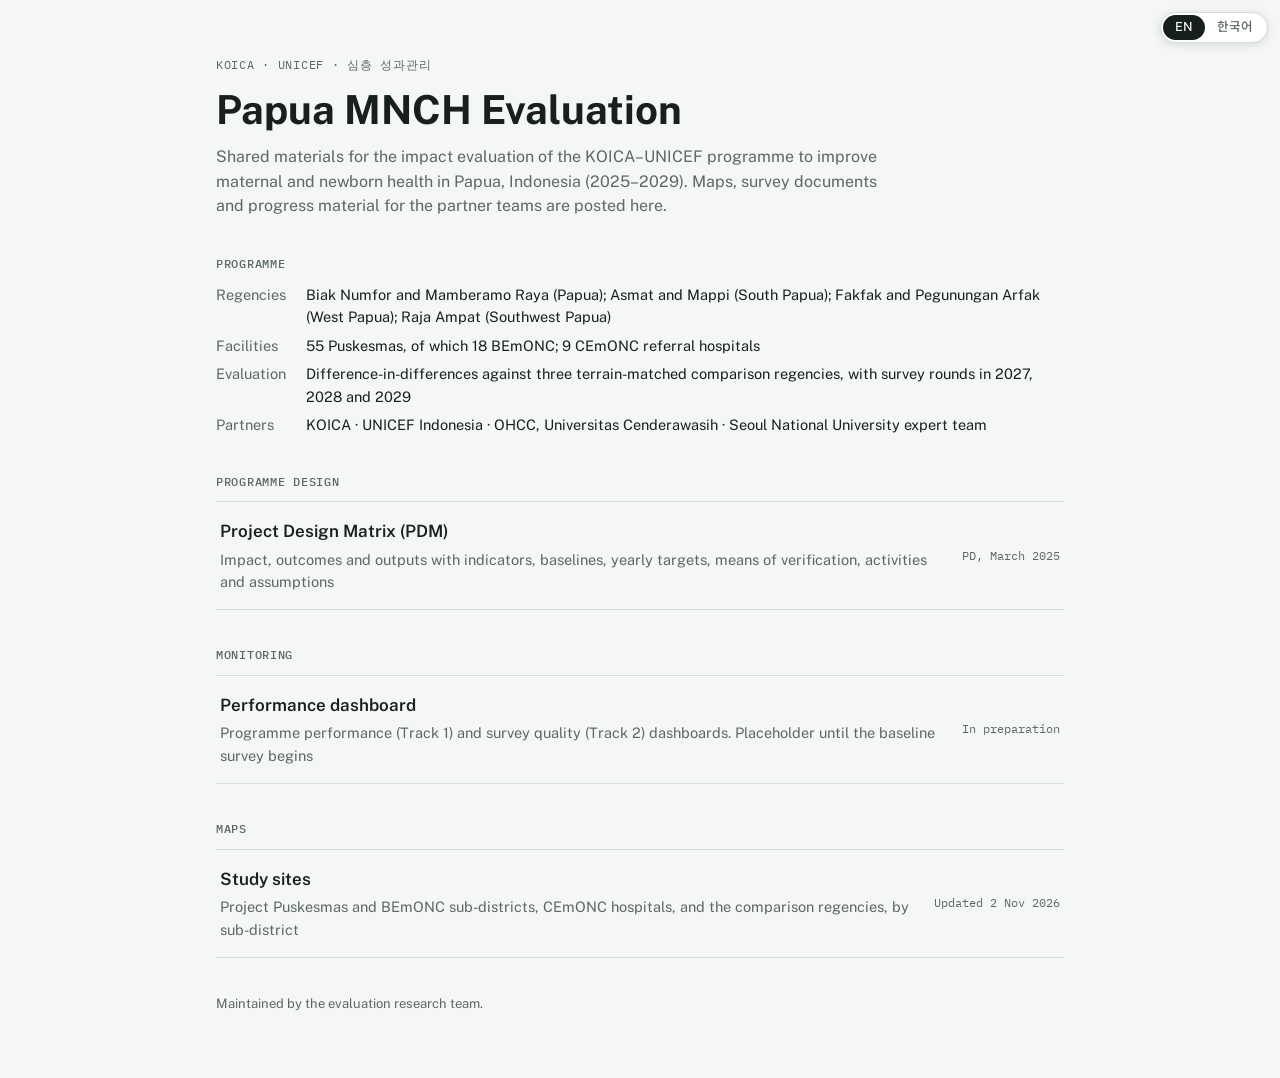
<file: index.html>
<!doctype html>
<html lang="en" data-title-en="Papua MNCH Evaluation" data-title-ko="파푸아 MNCH 평가">
<head>
<meta charset="utf-8">
<meta name="viewport" content="width=device-width, initial-scale=1, viewport-fit=cover">
<meta name="robots" content="noindex, nofollow">
<title>Papua MNCH Evaluation</title>
<link rel="preconnect" href="https://fonts.googleapis.com">
<link rel="preconnect" href="https://fonts.gstatic.com" crossorigin>
<link rel="stylesheet" href="https://fonts.googleapis.com/css2?family=Public+Sans:wght@400;500;600;700&family=IBM+Plex+Mono:wght@400;500&family=Noto+Sans+KR:wght@400;500;700&display=swap">
<script src="assets/lang.js"></script>
<link rel="stylesheet" href="assets/lang.css">
<style>
/* Project hub: a plain register of shared resources, same palette as the study-site map */
:root{
  --bg:#f5f7f6; --paper:#ffffff; --fg:#17201f; --muted:#5a6866; --line:#d5dddb;
  --treat:#2a8a80; --treat-soft:#d3e8e3; --bem:#b23a48;
  --f-body:"Public Sans","Noto Sans KR","Helvetica Neue",Arial,sans-serif;
  --f-mono:"IBM Plex Mono",ui-monospace,Menlo,Consolas,monospace;
  color-scheme:light;
}
@media (prefers-color-scheme: dark){:root{
  --bg:#111817; --paper:#18211f; --fg:#e5ecea; --muted:#9aa9a6; --line:#2c3836;
  --treat:#3a9c91; --treat-soft:#23403c; --bem:#d95666; color-scheme:dark}}
*{box-sizing:border-box}
body{margin:0;background:var(--bg);color:var(--fg);font-family:var(--f-body);font-size:16px;line-height:1.55}
.wrap{max-width:880px;margin:0 auto;padding-block:48px 64px;padding-left:max(16px,env(safe-area-inset-left,0px));padding-right:max(16px,env(safe-area-inset-right,0px));display:grid;gap:36px}
.eyebrow{font-family:var(--f-mono);font-size:12px;letter-spacing:.06em;text-transform:uppercase;color:var(--muted)}
h1{font-size:clamp(28px,4vw,40px);line-height:1.12;margin:6px 0 12px;text-wrap:balance}
h2{font-family:var(--f-mono);font-weight:500;font-size:12px;letter-spacing:.06em;text-transform:uppercase;color:var(--muted);margin:0 0 10px}
html.ko h2{font-family:var(--f-body);font-weight:600;letter-spacing:0}
p{margin:0;max-width:68ch}
.lede{color:var(--muted)}
dl{display:grid;grid-template-columns:max-content 1fr;gap:6px 20px;margin:0;font-size:14.5px}
dt{color:var(--muted)} dd{margin:0}
.list{display:grid;border-top:1px solid var(--line)}
.item{display:grid;grid-template-columns:1fr auto;gap:4px 16px;padding:16px 4px;border-bottom:1px solid var(--line);color:inherit;text-decoration:none}
.item:hover{background:var(--paper)}
.item:hover .t{color:var(--treat);text-decoration:underline}
.item .t{font-weight:600;font-size:17px}
.item .d{grid-column:1;color:var(--muted);font-size:14.5px}
.item .m{grid-row:1 / span 2;grid-column:2;align-self:center;font-family:var(--f-mono);font-size:12px;color:var(--muted);white-space:nowrap;font-variant-numeric:tabular-nums}
html.ko .item .m{font-family:var(--f-body)}
footer{color:var(--muted);font-size:13px;display:grid;gap:4px}
:focus-visible{outline:2px solid var(--treat);outline-offset:2px}
@media (max-width:520px){.item{grid-template-columns:1fr}.item .m{grid-row:auto;grid-column:1}dl{grid-template-columns:1fr}dt{margin-top:6px}}
</style>
</head>
<body>
<div class="wrap">
  <header>
    <div class="topbar">
      <div class="eyebrow">KOICA · UNICEF · 심층 성과관리</div>
      <div class="lang-switch" role="group" aria-label="Language / 언어"><button type="button" data-set="en" aria-pressed="true">EN</button><button type="button" data-set="ko" aria-pressed="false">한국어</button></div>
    </div>
    <h1><span class="l-en">Papua MNCH Evaluation</span><span class="l-ko">파푸아 모자보건(MNCH) 사업 평가</span></h1>
    <p class="lede"><span class="l-en">Shared materials for the impact evaluation of the KOICA–UNICEF programme to improve maternal and newborn health in Papua, Indonesia (2025–2029). Maps, survey documents and progress material for the partner teams are posted here.</span><span class="l-ko">KOICA–UNICEF 인도네시아 파푸아 모성 및 신생아 건강 개선사업(2025–2029) 영향평가 공유 자료. 협력기관이 함께 보는 지도, 조사 문서, 진행 자료를 게시함.</span></p>
  </header>

  <section>
    <h2><span class="l-en">Programme</span><span class="l-ko">사업 개요</span></h2>
    <dl>
      <dt><span class="l-en">Regencies</span><span class="l-ko">대상 군</span></dt>
      <dd><span class="l-en">Biak Numfor and Mamberamo Raya (Papua); Asmat and Mappi (South Papua); Fakfak and Pegunungan Arfak (West Papua); Raja Ampat (Southwest Papua)</span><span class="l-ko">Biak Numfor, Mamberamo Raya(파푸아주); Asmat, Mappi(남파푸아주); Fakfak, Pegunungan Arfak(서파푸아주); Raja Ampat(서남파푸아주)</span></dd>
      <dt><span class="l-en">Facilities</span><span class="l-ko">대상 시설</span></dt>
      <dd><span class="l-en">55 Puskesmas, of which 18 BEmONC; 9 CEmONC referral hospitals</span><span class="l-ko">보건소(Puskesmas) 55개(BEmONC 18개 포함), CEmONC 전원 병원 9개</span></dd>
      <dt><span class="l-en">Evaluation</span><span class="l-ko">평가 설계</span></dt>
      <dd><span class="l-en">Difference-in-differences against three terrain-matched comparison regencies, with survey rounds in 2027, 2028 and 2029</span><span class="l-ko">지형 기준으로 매칭한 비교군 3개 군 대비 이중차분(DiD), 2027·2028·2029년 3회 조사</span></dd>
      <dt><span class="l-en">Partners</span><span class="l-ko">참여 기관</span></dt>
      <dd><span class="l-en">KOICA · UNICEF Indonesia · OHCC, Universitas Cenderawasih · Seoul National University expert team</span><span class="l-ko">KOICA · UNICEF 인도네시아 · OHCC(Cenderawasih 대학교) · 서울대학교 전문가팀</span></dd>
    </dl>
  </section>

  <section>
    <h2><span class="l-en">Programme design</span><span class="l-ko">사업 설계</span></h2>
    <div class="list">
      <a class="item" href="pdm/">
        <span class="t"><span class="l-en">Project Design Matrix (PDM)</span><span class="l-ko">사업 설계 일람표(PDM)</span></span>
        <span class="d"><span class="l-en">Impact, outcomes and outputs with indicators, baselines, yearly targets, means of verification, activities and assumptions</span><span class="l-ko">영향·성과·산출물별 지표, 기초선, 연차별 목표, 검증수단, 활동, 중요 가정</span></span>
        <span class="m"><span class="l-en">PD, March 2025</span><span class="l-ko">PD, 2025년 3월</span></span>
      </a>
    </div>
  </section>

  <section>
    <h2><span class="l-en">Monitoring</span><span class="l-ko">모니터링</span></h2>
    <div class="list">
      <a class="item" href="dashboard/">
        <span class="t"><span class="l-en">Performance dashboard</span><span class="l-ko">성과관리 대시보드</span></span>
        <span class="d"><span class="l-en">Programme performance (Track 1) and survey quality (Track 2) dashboards. Placeholder until the baseline survey begins</span><span class="l-ko">사업 성과(트랙 1) 및 조사 품질(트랙 2) 대시보드. 기초선 조사 시작 전까지 틀만 게시</span></span>
        <span class="m"><span class="l-en">In preparation</span><span class="l-ko">준비 중</span></span>
      </a>
    </div>
  </section>

  <section>
    <h2><span class="l-en">Maps</span><span class="l-ko">지도</span></h2>
    <div class="list">
      <a class="item" href="maps/study-sites.html">
        <span class="t"><span class="l-en">Study sites</span><span class="l-ko">조사 대상 지역</span></span>
        <span class="d"><span class="l-en">Project Puskesmas and BEmONC sub-districts, CEmONC hospitals, and the comparison regencies, by sub-district</span><span class="l-ko">사업 보건소와 BEmONC 소지역(subdistrict), CEmONC 병원, 비교군을 소지역 단위로 표시</span></span>
        <span class="m"><span class="l-en">Updated 2 Nov 2026</span><span class="l-ko">2026.11.2 갱신</span></span>
      </a>
    </div>
  </section>

  <footer>
    <div><span class="l-en">Maintained by the evaluation research team.</span><span class="l-ko">평가 연구팀 관리.</span></div>
  </footer>
</div>
</body>
</html>
</file>
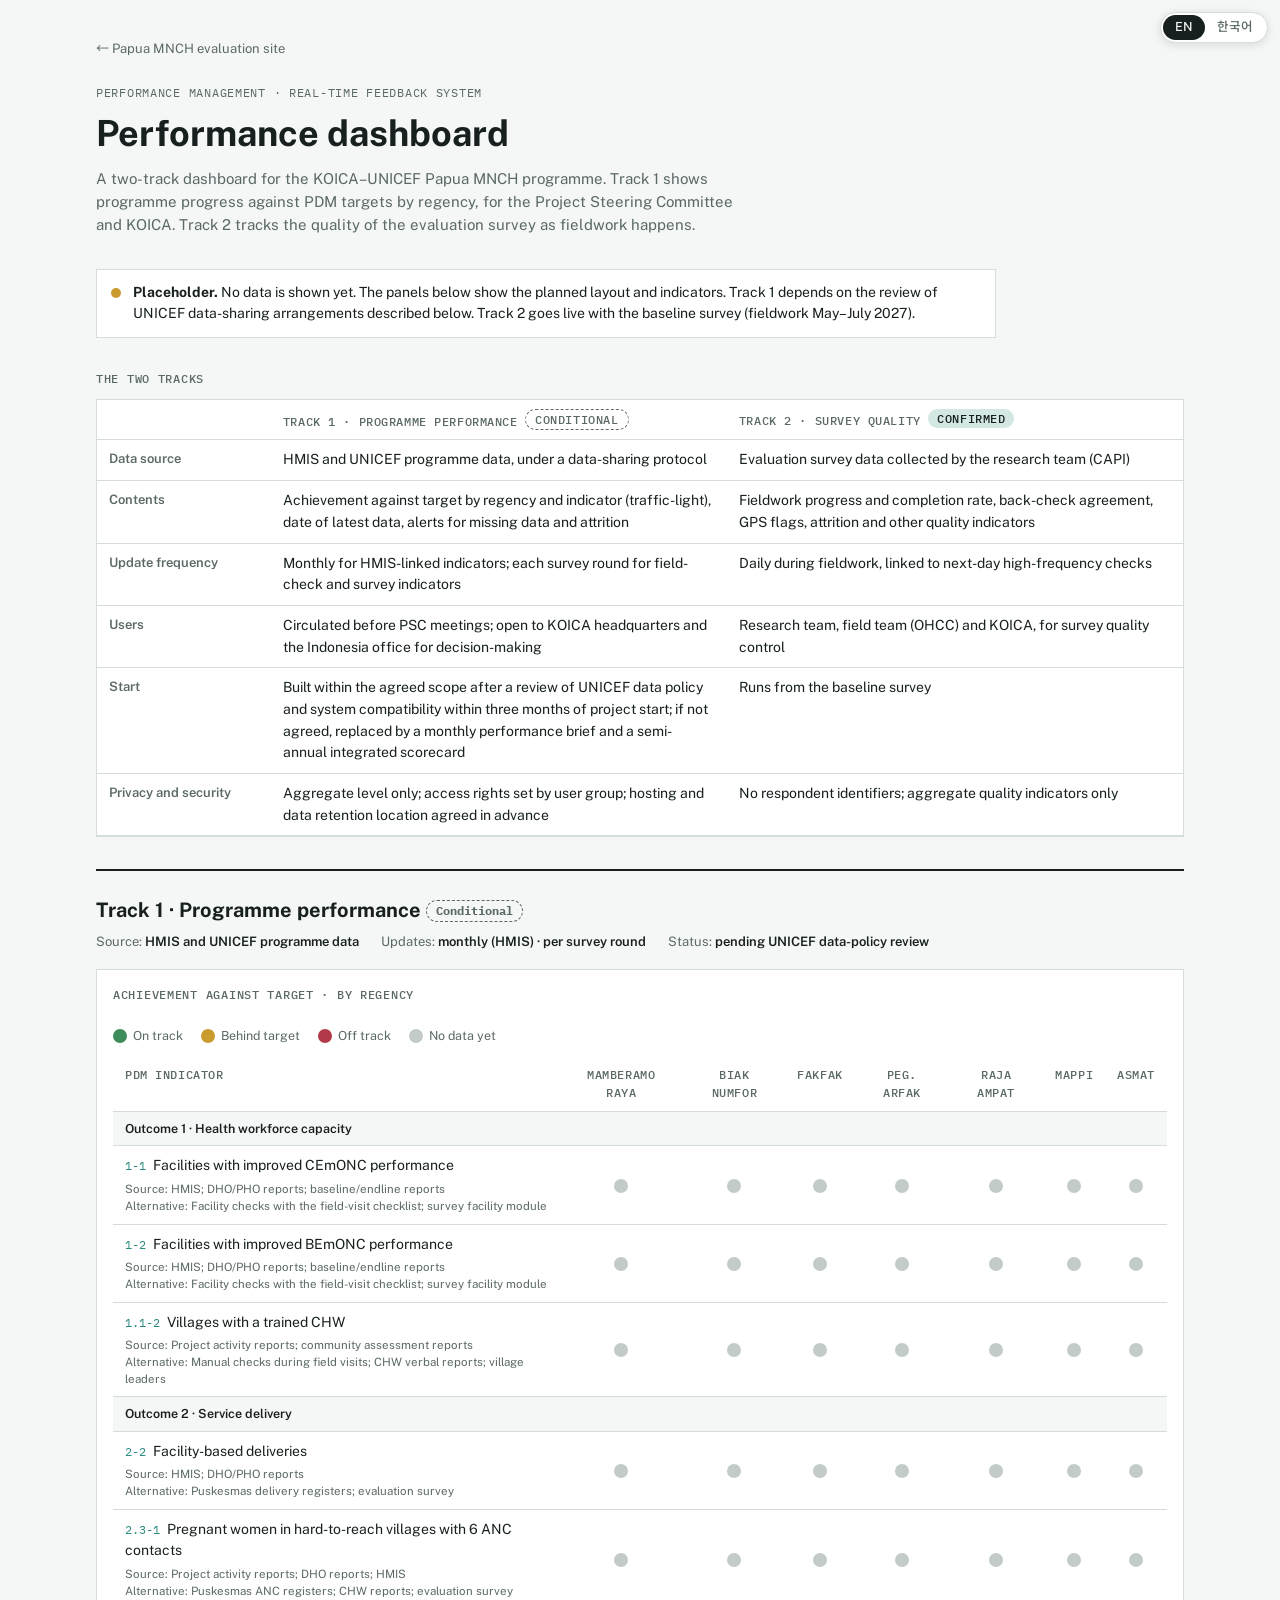
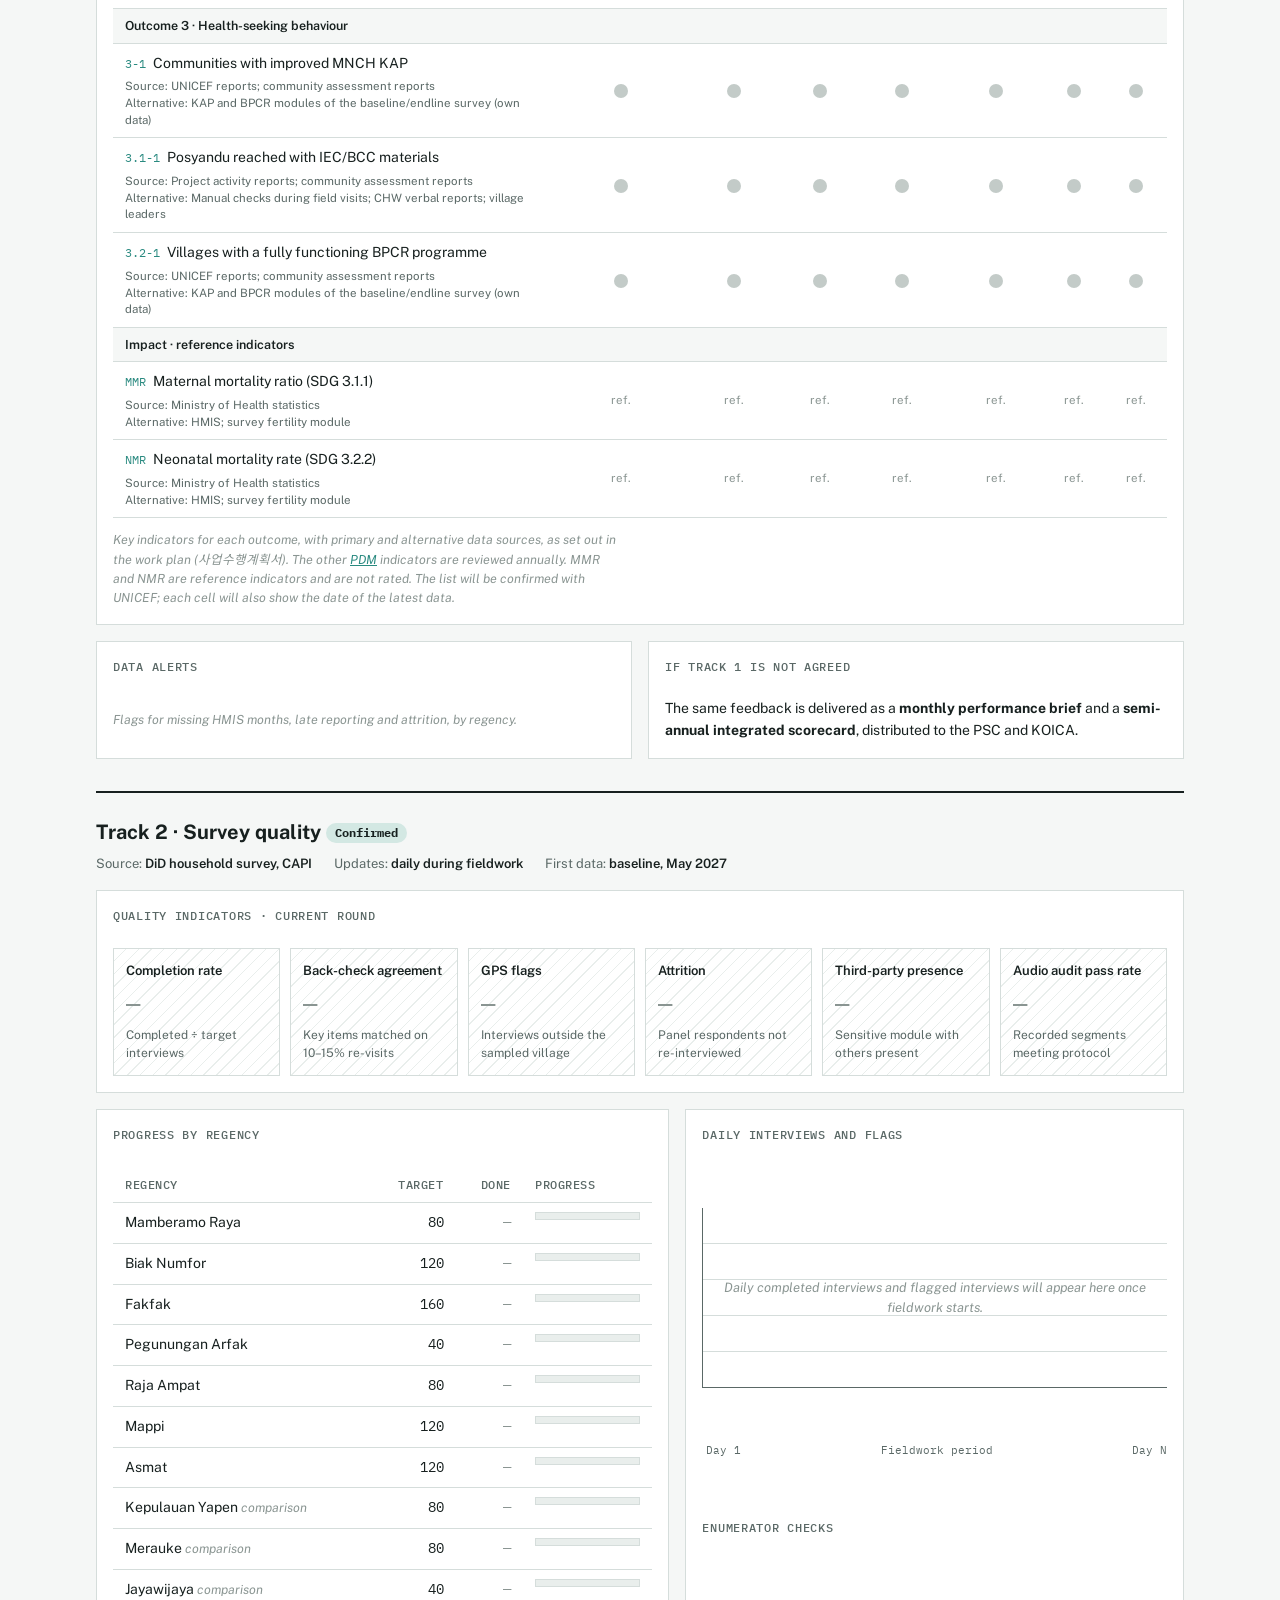
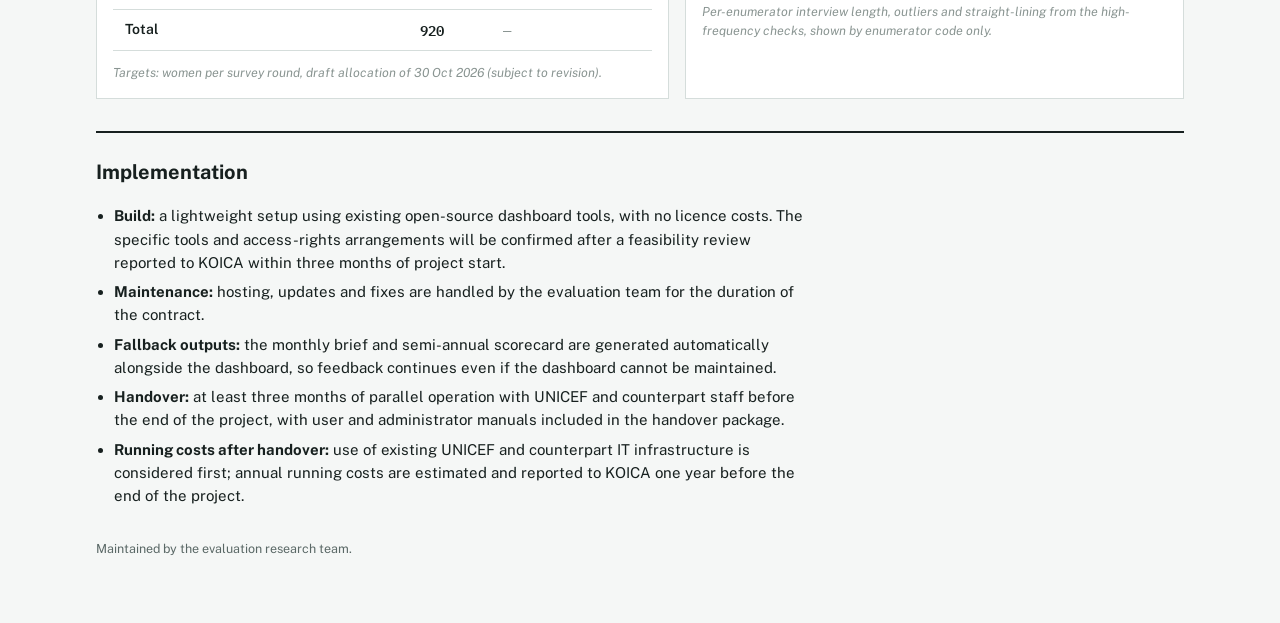
<file: dashboard/index.html>
<!doctype html>
<html lang="en" data-title-en="Papua MNCH Performance Dashboard" data-title-ko="파푸아 MNCH 성과관리 대시보드">
<head>
<meta charset="utf-8">
<meta name="viewport" content="width=device-width, initial-scale=1, viewport-fit=cover">
<meta name="robots" content="noindex, nofollow">
<title>Papua MNCH Performance Dashboard</title>
<link rel="preconnect" href="https://fonts.googleapis.com">
<link rel="preconnect" href="https://fonts.gstatic.com" crossorigin>
<link rel="stylesheet" href="https://fonts.googleapis.com/css2?family=Public+Sans:wght@400;500;600;700&family=IBM+Plex+Mono:wght@400;500&family=Noto+Sans+KR:wght@400;500;700&display=swap">
<script src="../assets/lang.js"></script>
<link rel="stylesheet" href="../assets/lang.css">
<style>
/* Placeholder dashboard: two track bands (programme performance / survey quality), each with
   the planned panels drawn as empty frames. Same palette as the site; traffic-light hues are semantic only. */
:root{
  --bg:#f5f7f6; --paper:#ffffff; --fg:#17201f; --muted:#5a6866; --faint:#8a9592; --line:#d5dddb;
  --treat:#2a8a80; --treat-soft:#d3e8e3; --hatch:#e9eeec;
  --ok:#3c8d5a; --warn:#c99a2e; --bad:#b23a48; --na:#c3cbc8;
  --f-body:"Public Sans","Noto Sans KR","Helvetica Neue",Arial,sans-serif;
  --f-mono:"IBM Plex Mono", ui-monospace, Menlo, Consolas, monospace;
  color-scheme:light;
}
@media (prefers-color-scheme: dark){:root{
  --bg:#111817; --paper:#18211f; --fg:#e5ecea; --muted:#9aa9a6; --faint:#6f7d7a; --line:#2c3836;
  --treat:#3a9c91; --treat-soft:#23403c; --hatch:#1f2a28;
  --ok:#5bb07a; --warn:#d9b04f; --bad:#d95666; --na:#3d4a47; color-scheme:dark}}
*{box-sizing:border-box}
body{margin:0;background:var(--bg);color:var(--fg);font-family:var(--f-body);font-size:15px;line-height:1.55}
.wrap{max-width:1120px;margin:0 auto;padding-block:32px 64px;padding-left:max(16px,env(safe-area-inset-left,0px));padding-right:max(16px,env(safe-area-inset-right,0px));display:grid;gap:32px}
a{color:var(--treat)}
.back{font-size:13px;color:var(--muted);text-decoration:none}.back:hover{color:var(--fg);text-decoration:underline}
.eyebrow{font-family:var(--f-mono);font-size:12px;letter-spacing:.06em;text-transform:uppercase;color:var(--muted)}
h1{font-size:clamp(26px,3.6vw,36px);line-height:1.12;margin:6px 0 10px;text-wrap:balance}
h2{font-size:20px;margin:0;text-wrap:balance}
h3{font-family:var(--f-mono);font-weight:500;font-size:12px;letter-spacing:.06em;text-transform:uppercase;color:var(--muted);margin:0 0 10px}
p{margin:0;max-width:72ch}
.lede{color:var(--muted)}
header{display:grid;gap:4px}
.banner{display:flex;gap:12px;align-items:flex-start;border:1px solid var(--line);background:var(--paper);padding:12px 14px;font-size:14px;max-width:900px}
.dot{flex:none;width:10px;height:10px;border-radius:50%;background:var(--warn);margin-top:6px}
.pill{display:inline-block;padding:1px 9px;border-radius:999px;font-family:var(--f-mono);font-size:11.5px;white-space:nowrap;vertical-align:2px}
.pill.conf{background:var(--treat-soft);color:var(--fg)}
.pill.cond{border:1px dashed var(--muted);color:var(--muted)}

/* comparison table */
.tbl{overflow-x:auto;background:var(--paper);border:1px solid var(--line)}
table{border-collapse:collapse;width:100%;font-size:14px}
th,td{padding:9px 12px;text-align:left;vertical-align:top;border-bottom:1px solid var(--line)}
thead th{font-family:var(--f-mono);font-weight:500;font-size:11.5px;letter-spacing:.05em;text-transform:uppercase;color:var(--muted)}
tbody th{font-weight:600;font-size:13px;color:var(--muted);white-space:nowrap}
.cmp{min-width:720px}
.cmp td{width:42%}

/* track bands */
.track{display:grid;gap:16px;padding-top:24px;border-top:2px solid var(--fg)}
.track-head{display:grid;gap:6px}
.meta{display:flex;flex-wrap:wrap;gap:6px 22px;font-size:13px;color:var(--muted)}
.meta b{color:var(--fg);font-weight:600}
.panel{background:var(--paper);border:1px solid var(--line);padding:16px;display:grid;gap:12px;min-width:0}
.ph{font-size:12.5px;color:var(--faint);font-style:italic}

.tiles{display:grid;grid-template-columns:repeat(auto-fill,minmax(160px,1fr));gap:10px}
.tile{border:1px solid var(--line);padding:12px;display:grid;gap:4px;background:repeating-linear-gradient(135deg,transparent 0 8px,var(--hatch) 8px 9px)}
.tile .v{font-family:var(--f-mono);font-size:24px;color:var(--faint);font-variant-numeric:tabular-nums}
.tile .l{font-size:13px;font-weight:600}
.tile .s{font-size:12px;color:var(--muted)}

.cols{display:grid;grid-template-columns:minmax(0,1.15fr) minmax(0,1fr);gap:16px}
.reg{min-width:520px}
.reg td.n,.reg th.n{text-align:right;font-family:var(--f-mono);font-variant-numeric:tabular-nums}
.reg td.dash{color:var(--faint)}
.reg tr.sub td{font-weight:600}
.bar{height:8px;background:var(--hatch);border:1px solid var(--line);min-width:80px}

.chart{height:180px;border-left:1px solid var(--muted);border-bottom:1px solid var(--muted);position:relative;background:repeating-linear-gradient(0deg,transparent 0 35px,var(--line) 35px 36px)}
.chart span{position:absolute;inset:0;display:grid;place-items:center;color:var(--faint);font-size:13px;font-style:italic;text-align:center;padding:0 16px}
.axis{display:flex;justify-content:space-between;font-family:var(--f-mono);font-size:11px;color:var(--muted);padding-left:4px}

.matrix{min-width:900px}
.matrix th.n{text-align:center}
.matrix td.c{text-align:center;vertical-align:middle}
.matrix tr.grp td{background:var(--bg);font-weight:600;font-size:12.5px;padding:7px 12px}
.matrix td.ref{font-size:11.5px;color:var(--faint)}
.matrix .srcl{display:block;margin-top:4px;font-size:11.5px;line-height:1.45;color:var(--muted)}
.matrix a.code{font-family:var(--f-mono);font-size:12px;color:var(--treat);text-decoration:none;margin-right:4px}
.matrix a.code:hover{text-decoration:underline}
.matrix td:first-child{min-width:300px}
.sw{display:inline-block;width:14px;height:14px;border-radius:50%;background:var(--na);vertical-align:middle}
.sw.ok{background:var(--ok)}.sw.warn{background:var(--warn)}.sw.bad{background:var(--bad)}
.legend{display:flex;flex-wrap:wrap;gap:6px 18px;font-size:12.5px;color:var(--muted);align-items:center}
.legend span{display:inline-flex;gap:6px;align-items:center}

ul.plain{margin:0;padding-left:18px;display:grid;gap:6px;max-width:80ch}
.two{display:grid;grid-template-columns:1fr 1fr;gap:16px}
footer{color:var(--muted);font-size:12.5px;display:grid;gap:4px;max-width:900px}
.wrap > *,.track > *{min-width:0}
html.ko .eyebrow,html.ko h3,html.ko th,html.ko .pill{font-family:var(--f-body);letter-spacing:0;text-transform:none}
html.ko h3,html.ko thead th{font-weight:600}
a.ph{text-decoration:none}a.ph:hover{text-decoration:underline}
:focus-visible{outline:2px solid var(--treat);outline-offset:2px}
@media (max-width:820px){.cols,.two{grid-template-columns:1fr}}
</style>
</head>
<body>
<div class="wrap">
  <header>
    <div class="topbar">
      <a class="back" href="../"><span class="l-en">← Papua MNCH evaluation site</span><span class="l-ko">← 파푸아 MNCH 평가 사이트</span></a>
      <div class="lang-switch" role="group" aria-label="Language / 언어"><button type="button" data-set="en" aria-pressed="true">EN</button><button type="button" data-set="ko" aria-pressed="false">한국어</button></div>
    </div>
    <div class="eyebrow" style="margin-top:14px"><span class="l-en">Performance management · Real-time feedback system</span><span class="l-ko">성과관리 대시보드 · 실시간 환류체계</span></div>
    <h1><span class="l-en">Performance dashboard</span><span class="l-ko">성과관리 대시보드</span></h1>
    <p class="lede"><span class="l-en">A two-track dashboard for the KOICA–UNICEF Papua MNCH programme. Track 1 shows programme progress against PDM targets by regency, for the Project Steering Committee and KOICA. Track 2 tracks the quality of the evaluation survey as fieldwork happens.</span><span class="l-ko">KOICA–UNICEF 파푸아 MNCH 사업의 2개 트랙 대시보드. 트랙 1은 사업운영위원회(PSC)와 KOICA를 위해 군별 PDM 목표 대비 사업 성과를 보여주고, 트랙 2는 현장조사 기간 중 평가 조사의 품질을 실시간으로 점검함.</span></p>
  </header>

  <div class="banner"><span class="dot" aria-hidden="true"></span><div><span class="l-en"><b>Placeholder.</b> No data is shown yet. The panels below show the planned layout and indicators. Track 1 depends on the review of UNICEF data-sharing arrangements described below. Track 2 goes live with the baseline survey (fieldwork May–July 2027).</span><span class="l-ko"><b>준비 중.</b> 아직 표시되는 자료는 없음. 아래 패널은 계획된 화면 구성과 지표를 보여줌. 트랙 1은 아래에 설명한 UNICEF 자료 공유 검토 결과에 따라 도입하며, 트랙 2는 기초선 조사(2027년 5~7월 현장조사)와 함께 가동함.</span></div></div>

  <section aria-labelledby="h-cmp">
    <h3 id="h-cmp"><span class="l-en">The two tracks</span><span class="l-ko">트랙별 운영 설계</span></h3>
    <div class="tbl">
      <table class="cmp">
        <thead><tr><th></th><th><span class="l-en">Track 1 · Programme performance</span><span class="l-ko">트랙 1 · 사업 성과 대시보드</span> <span class="pill cond"><span class="l-en">Conditional</span><span class="l-ko">조건부</span></span></th><th><span class="l-en">Track 2 · Survey quality</span><span class="l-ko">트랙 2 · 조사 품질 대시보드</span> <span class="pill conf"><span class="l-en">Confirmed</span><span class="l-ko">확정</span></span></th></tr></thead>
        <tbody>
          <tr><th><span class="l-en">Data source</span><span class="l-ko">자료원</span></th><td><span class="l-en">HMIS and UNICEF programme data, under a data-sharing protocol</span><span class="l-ko">HMIS·UNICEF 제공 자료(자료 공유 프로토콜 기반)</span></td><td><span class="l-en">Evaluation survey data collected by the research team (CAPI)</span><span class="l-ko">연구진 자체 수집 심층조사(CAPI) 자료</span></td></tr>
          <tr><th><span class="l-en">Contents</span><span class="l-ko">주요 구성</span></th><td><span class="l-en">Achievement against target by regency and indicator (traffic-light), date of latest data, alerts for missing data and attrition</span><span class="l-ko">군별·지표별 목표 대비 달성도(traffic-light 방식), 자료 최신 반영일, 위험요인(결측·이탈률) 경보</span></td><td><span class="l-en">Fieldwork progress and completion rate, back-check agreement, GPS flags, attrition and other quality indicators</span><span class="l-ko">조사 진척·완료율, 백체크 일치율, GPS 이상, 이탈률 등 품질지표</span></td></tr>
          <tr><th><span class="l-en">Update frequency</span><span class="l-ko">갱신 주기</span></th><td><span class="l-en">Monthly for HMIS-linked indicators; each survey round for field-check and survey indicators</span><span class="l-ko">HMIS 연계 지표 월 단위, 현장점검·설문 기반 지표는 조사 시점마다</span></td><td><span class="l-en">Daily during fieldwork, linked to next-day high-frequency checks</span><span class="l-ko">조사 기간 중 일 단위(익일 HFC 연동)</span></td></tr>
          <tr><th><span class="l-en">Users</span><span class="l-ko">이용·활용</span></th><td><span class="l-en">Circulated before PSC meetings; open to KOICA headquarters and the Indonesia office for decision-making</span><span class="l-ko">PSC 사전 배포, KOICA 본부·현지사무소 상시 열람, 의사결정 환류</span></td><td><span class="l-en">Research team, field team (OHCC) and KOICA, for survey quality control</span><span class="l-ko">연구진·현지팀(OHCC)·KOICA 실시간 열람, 조사 품질관리</span></td></tr>
          <tr><th><span class="l-en">Start</span><span class="l-ko">도입 조건</span></th><td><span class="l-en">Built within the agreed scope after a review of UNICEF data policy and system compatibility within three months of project start; if not agreed, replaced by a monthly performance brief and a semi-annual integrated scorecard</span><span class="l-ko">착수 후 3개월 내 UNICEF 정책·호환성 검토 후 합의 범위 내 구축. 미합의 시 월간 성과 브리프·반기 통합 성과표로 대체</span></td><td><span class="l-en">Runs from the baseline survey</span><span class="l-ko">확정 운영(기초선 조사부터)</span></td></tr>
          <tr><th><span class="l-en">Privacy and security</span><span class="l-ko">개인정보·보안</span></th><td><span class="l-en">Aggregate level only; access rights set by user group; hosting and data retention location agreed in advance</span><span class="l-ko">집계 수준 표시, 이용 주체별 접근권한 구분, 호스팅·보존 위치 사전 협의</span></td><td><span class="l-en">No respondent identifiers; aggregate quality indicators only</span><span class="l-ko">응답자 식별정보 미표시(집계 품질지표만 표시)</span></td></tr>
        </tbody>
      </table>
    </div>
  </section>

  <!-- TRACK 1 -->
  <section class="track" aria-labelledby="h-t1">
    <div class="track-head">
      <h2 id="h-t1"><span class="l-en">Track 1 · Programme performance</span><span class="l-ko">트랙 1 · 사업 성과 대시보드</span> <span class="pill cond"><span class="l-en">Conditional</span><span class="l-ko">조건부</span></span></h2>
      <div class="meta"><span><span class="l-en">Source:</span><span class="l-ko">자료원:</span> <b><span class="l-en">HMIS and UNICEF programme data</span><span class="l-ko">HMIS·UNICEF 사업 자료</span></b></span><span><span class="l-en">Updates:</span><span class="l-ko">갱신:</span> <b><span class="l-en">monthly (HMIS) · per survey round</span><span class="l-ko">월 단위(HMIS) · 조사 시점마다</span></b></span><span><span class="l-en">Status:</span><span class="l-ko">상태:</span> <b><span class="l-en">pending UNICEF data-policy review</span><span class="l-ko">UNICEF 자료정책 검토 대기</span></b></span></div>
    </div>

    <div class="panel">
      <h3><span class="l-en">Achievement against target · by regency</span><span class="l-ko">군별 목표 대비 달성도</span></h3>
      <div class="legend">
        <span><i class="sw ok"></i><span class="l-en">On track</span><span class="l-ko">정상</span></span><span><i class="sw warn"></i><span class="l-en">Behind target</span><span class="l-ko">미흡</span></span><span><i class="sw bad"></i><span class="l-en">Off track</span><span class="l-ko">위험</span></span><span><i class="sw"></i><span class="l-en">No data yet</span><span class="l-ko">자료 없음</span></span>
      </div>
      <div class="tbl" style="border:none">
        <table class="matrix">
          <thead><tr><th><span class="l-en">PDM indicator</span><span class="l-ko">PDM 지표</span></th><th class="n">Mamberamo Raya</th><th class="n">Biak Numfor</th><th class="n">Fakfak</th><th class="n">Peg. Arfak</th><th class="n">Raja Ampat</th><th class="n">Mappi</th><th class="n">Asmat</th></tr></thead>
          <tbody id="matrix"></tbody>
        </table>
      </div>
      <p class="ph"><span class="l-en">Key indicators for each outcome, with primary and alternative data sources, as set out in the work plan (사업수행계획서). The other <a href="../pdm/">PDM</a> indicators are reviewed annually. MMR and NMR are reference indicators and are not rated. The list will be confirmed with UNICEF; each cell will also show the date of the latest data.</span><span class="l-ko">사업수행계획서에 정한 성과별 핵심지표와 지표별 1차·대체 자료원. 나머지 <a href="../pdm/">PDM</a> 지표는 연차 단위로 점검함. 모성사망률·신생아사망률은 참고 지표로 달성도를 표시하지 않음. 지표 목록은 UNICEF와 협의하여 확정하며, 각 칸에는 자료 최신 반영일도 함께 표시함.</span></p>
    </div>

    <div class="two">
      <div class="panel">
        <h3><span class="l-en">Data alerts</span><span class="l-ko">자료 경보</span></h3>
        <p class="ph"><span class="l-en">Flags for missing HMIS months, late reporting and attrition, by regency.</span><span class="l-ko">군별 HMIS 결측월, 보고 지연, 이탈률 경보.</span></p>
      </div>
      <div class="panel">
        <h3><span class="l-en">If Track 1 is not agreed</span><span class="l-ko">트랙 1 미합의 시</span></h3>
        <p style="font-size:14px"><span class="l-en">The same feedback is delivered as a <b>monthly performance brief</b> and a <b>semi-annual integrated scorecard</b>, distributed to the PSC and KOICA.</span><span class="l-ko">같은 환류 기능을 <b>월간 성과 브리프</b>와 <b>반기 통합 성과표</b>로 대신하여 PSC와 KOICA에 배포함.</span></p>
      </div>
    </div>
  </section>

  <!-- TRACK 2 -->
  <section class="track" aria-labelledby="h-t2">
    <div class="track-head">
      <h2 id="h-t2"><span class="l-en">Track 2 · Survey quality</span><span class="l-ko">트랙 2 · 조사 품질 대시보드</span> <span class="pill conf"><span class="l-en">Confirmed</span><span class="l-ko">확정</span></span></h2>
      <div class="meta"><span><span class="l-en">Source:</span><span class="l-ko">자료원:</span> <b><span class="l-en">DiD household survey, CAPI</span><span class="l-ko">DiD 가구조사(CAPI)</span></b></span><span><span class="l-en">Updates:</span><span class="l-ko">갱신:</span> <b><span class="l-en">daily during fieldwork</span><span class="l-ko">조사 기간 중 매일</span></b></span><span><span class="l-en">First data:</span><span class="l-ko">최초 자료:</span> <b><span class="l-en">baseline, May 2027</span><span class="l-ko">기초선, 2027년 5월</span></b></span></div>
    </div>

    <div class="panel">
      <h3><span class="l-en">Quality indicators · current round</span><span class="l-ko">품질지표 · 현재 회차</span></h3>
      <div class="tiles">
        <div class="tile"><span class="l"><span class="l-en">Completion rate</span><span class="l-ko">완료율</span></span><span class="v">—</span><span class="s"><span class="l-en">Completed ÷ target interviews</span><span class="l-ko">완료 ÷ 목표 면접 수</span></span></div>
        <div class="tile"><span class="l"><span class="l-en">Back-check agreement</span><span class="l-ko">백체크 일치율</span></span><span class="v">—</span><span class="s"><span class="l-en">Key items matched on 10–15% re-visits</span><span class="l-ko">10~15% 재방문 시 핵심문항 일치</span></span></div>
        <div class="tile"><span class="l"><span class="l-en">GPS flags</span><span class="l-ko">GPS 이상</span></span><span class="v">—</span><span class="s"><span class="l-en">Interviews outside the sampled village</span><span class="l-ko">표본 마을 밖에서 실시된 면접</span></span></div>
        <div class="tile"><span class="l"><span class="l-en">Attrition</span><span class="l-ko">이탈률</span></span><span class="v">—</span><span class="s"><span class="l-en">Panel respondents not re-interviewed</span><span class="l-ko">재면접하지 못한 패널 응답자</span></span></div>
        <div class="tile"><span class="l"><span class="l-en">Third-party presence</span><span class="l-ko">제3자 동석률</span></span><span class="v">—</span><span class="s"><span class="l-en">Sensitive module with others present</span><span class="l-ko">민감모듈 응답 시 타인 동석</span></span></div>
        <div class="tile"><span class="l"><span class="l-en">Audio audit pass rate</span><span class="l-ko">오디오 오딧 통과율</span></span><span class="v">—</span><span class="s"><span class="l-en">Recorded segments meeting protocol</span><span class="l-ko">녹음 구간의 절차 준수</span></span></div>
      </div>
    </div>

    <div class="cols">
      <div class="panel">
        <h3><span class="l-en">Progress by regency</span><span class="l-ko">군별 진척</span></h3>
        <div class="tbl" style="border:none">
          <table class="reg">
            <thead><tr><th><span class="l-en">Regency</span><span class="l-ko">군</span></th><th class="n"><span class="l-en">Target</span><span class="l-ko">목표</span></th><th class="n"><span class="l-en">Done</span><span class="l-ko">완료</span></th><th><span class="l-en">Progress</span><span class="l-ko">진척</span></th></tr></thead>
            <tbody>
              <tr><td>Mamberamo Raya</td><td class="n">80</td><td class="n dash">—</td><td><div class="bar"></div></td></tr>
              <tr><td>Biak Numfor</td><td class="n">120</td><td class="n dash">—</td><td><div class="bar"></div></td></tr>
              <tr><td>Fakfak</td><td class="n">160</td><td class="n dash">—</td><td><div class="bar"></div></td></tr>
              <tr><td>Pegunungan Arfak</td><td class="n">40</td><td class="n dash">—</td><td><div class="bar"></div></td></tr>
              <tr><td>Raja Ampat</td><td class="n">80</td><td class="n dash">—</td><td><div class="bar"></div></td></tr>
              <tr><td>Mappi</td><td class="n">120</td><td class="n dash">—</td><td><div class="bar"></div></td></tr>
              <tr><td>Asmat</td><td class="n">120</td><td class="n dash">—</td><td><div class="bar"></div></td></tr>
              <tr><td>Kepulauan Yapen <span class="ph"><span class="l-en">comparison</span><span class="l-ko">비교군</span></span></td><td class="n">80</td><td class="n dash">—</td><td><div class="bar"></div></td></tr>
              <tr><td>Merauke <span class="ph"><span class="l-en">comparison</span><span class="l-ko">비교군</span></span></td><td class="n">80</td><td class="n dash">—</td><td><div class="bar"></div></td></tr>
              <tr><td>Jayawijaya <span class="ph"><span class="l-en">comparison</span><span class="l-ko">비교군</span></span></td><td class="n">40</td><td class="n dash">—</td><td><div class="bar"></div></td></tr>
              <tr class="sub"><td><span class="l-en">Total</span><span class="l-ko">합계</span></td><td class="n">920</td><td class="n dash">—</td><td></td></tr>
            </tbody>
          </table>
        </div>
        <p class="ph"><span class="l-en">Targets: women per survey round, draft allocation of 30 Oct 2026 (subject to revision).</span><span class="l-ko">목표: 조사 회차당 여성 응답자 수, 2026.10.30 표본 배분안 기준(변경 가능).</span></p>
      </div>
      <div class="panel">
        <h3><span class="l-en">Daily interviews and flags</span><span class="l-ko">일별 면접 및 이상 건수</span></h3>
        <div class="chart"><span><span class="l-en">Daily completed interviews and flagged interviews will appear here once fieldwork starts.</span><span class="l-ko">현장조사가 시작되면 일별 완료 면접과 이상 면접 건수가 표시됨.</span></span></div>
        <div class="axis"><span><span class="l-en">Day 1</span><span class="l-ko">1일차</span></span><span><span class="l-en">Fieldwork period</span><span class="l-ko">조사 기간</span></span><span><span class="l-en">Day N</span><span class="l-ko">N일차</span></span></div>
        <h3 style="margin-top:6px"><span class="l-en">Enumerator checks</span><span class="l-ko">조사원별 점검</span></h3>
        <p class="ph"><span class="l-en">Per-enumerator interview length, outliers and straight-lining from the high-frequency checks, shown by enumerator code only.</span><span class="l-ko">HFC 결과에 따른 조사원별 면접 소요시간, 이상치, 일자형 응답(straight-lining). 조사원 코드로만 표시함.</span></p>
      </div>
    </div>
  </section>

  <section class="track" aria-labelledby="h-impl">
    <h2 id="h-impl"><span class="l-en">Implementation</span><span class="l-ko">구현 및 운영</span></h2>
    <ul class="plain l-en">
      <li><b>Build:</b> a lightweight setup using existing open-source dashboard tools, with no licence costs. The specific tools and access-rights arrangements will be confirmed after a feasibility review reported to KOICA within three months of project start.</li>
      <li><b>Maintenance:</b> hosting, updates and fixes are handled by the evaluation team for the duration of the contract.</li>
      <li><b>Fallback outputs:</b> the monthly brief and semi-annual scorecard are generated automatically alongside the dashboard, so feedback continues even if the dashboard cannot be maintained.</li>
      <li><b>Handover:</b> at least three months of parallel operation with UNICEF and counterpart staff before the end of the project, with user and administrator manuals included in the handover package.</li>
      <li><b>Running costs after handover:</b> use of existing UNICEF and counterpart IT infrastructure is considered first; annual running costs are estimated and reported to KOICA one year before the end of the project.</li>
    </ul>
    <ul class="plain l-ko">
      <li><b>구현 방식:</b> 별도의 고비용 시스템 대신 기존 오픈소스 대시보드 도구를 활용한 경량형으로 구축하며 라이선스 비용은 발생하지 않음. 세부 도구와 접근권한 체계는 착수 후 3개월 이내 도입 타당성 검토 결과를 KOICA에 보고한 후 확정함.</li>
      <li><b>유지보수:</b> 용역기간 중 호스팅·업데이트·오류 대응은 수행팀이 전담함.</li>
      <li><b>대체 산출물:</b> 월간 성과 브리프·반기 통합 성과표 자동 생성 경로를 병행 설계하여, 대시보드 운영이 어려워도 환류 기능이 유지되도록 함.</li>
      <li><b>이양:</b> 종료 전 최소 3개월간 UNICEF·수원기관 담당자와 병행 운영(shadowing)하고, 운영·관리자 매뉴얼을 성과관리 이관 패키지에 포함함.</li>
      <li><b>이양 후 운영 예산:</b> UNICEF·수원기관의 기존 IT 인프라·인력 활용을 우선 검토하고, 종료 1년 전 연간 운영 소요(비용·인력)를 산정하여 KOICA에 보고함.</li>
    </ul>
  </section>

  <footer>
    <div><span class="l-en">Maintained by the evaluation research team.</span><span class="l-ko">평가 연구팀 관리.</span></div>
  </footer>
</div>
<script>
// Track 1 matrix: the key indicators per outcome named in the 사업수행계획서
// (성과관리틀의 고도화 > 지표별 대체자료 확보 방안), with their primary and alternative data sources.
const B = (en, ko) => `<span class="l-en">${en}</span><span class="l-ko">${ko}</span>`;
const SRC = {
  emonc: [B("HMIS; DHO/PHO reports; baseline/endline reports","지역 HMIS, DHO/PHO 공식보고서, 기초/종료선 보고서"), B("Facility checks with the field-visit checklist; survey facility module","현장점검 체크리스트 기반 시설 직접 점검, 심층조사 시설 모듈")],
  comm:  [B("Project activity reports; community assessment reports","사업활동 보고서, 지역사회 평가보고서"), B("Manual checks during field visits; CHW verbal reports; village leaders","현장점검 시 수기 확인·CHW 구두보고, 마을 지도자 확인")],
  deliv: [B("HMIS; DHO/PHO reports","지역 HMIS, DHO/PHO 공식보고서"), B("Puskesmas delivery registers; evaluation survey","Puskesmas 분만대장 초록, 심층조사(기초/중간/종료선)")],
  anc:   [B("Project activity reports; DHO reports; HMIS","사업활동 보고서, DHO 보고서, 지역 HMIS"), B("Puskesmas ANC registers; CHW reports; evaluation survey","Puskesmas ANC 대장, CHW 보고, 심층조사")],
  kap:   [B("UNICEF reports; community assessment reports","보고서(UNICEF), 지역사회 평가보고서"), B("KAP and BPCR modules of the baseline/endline survey (own data)","MNCH 기초/종료선 심층조사 KAP·BPCR 모듈(자체 수집)")],
  mmr:   [B("Ministry of Health statistics","보건부 공식통계"), B("HMIS; survey fertility module","지역 HMIS, 심층조사 출산력")],
};
const GROUPS = [
  { h: B("Outcome 1 · Health workforce capacity","성과 1 · 보건의료인력 역량"), rows: [
    ["1-1", B("Facilities with improved CEmONC performance","CEmONC 수행능력이 향상된 보건의료시설"), "outcome-1", "emonc"],
    ["1-2", B("Facilities with improved BEmONC performance","BEmONC 수행능력이 향상된 보건의료시설"), "outcome-1", "emonc"],
    ["1.1-2", B("Villages with a trained CHW","훈련받은 CHW를 보유한 마을"), "output-1-1", "comm"] ]},
  { h: B("Outcome 2 · Service delivery","성과 2 · 의료서비스 제공"), rows: [
    ["2-2", B("Facility-based deliveries","의료시설 분만율"), "outcome-2", "deliv"],
    ["2.3-1", B("Pregnant women in hard-to-reach villages with 6 ANC contacts","접근 취약 마을 임산부 ANC 6회 수진율"), "output-2-3", "anc"] ]},
  { h: B("Outcome 3 · Health-seeking behaviour","성과 3 · 지역사회 건강추구행위"), rows: [
    ["3-1", B("Communities with improved MNCH KAP","MNCH 관련 KAP가 향상된 지역사회"), "outcome-3", "kap"],
    ["3.1-1", B("Posyandu reached with IEC/BCC materials","IEC/BCC 자료가 제공된 Posyandu"), "output-3-1", "comm"],
    ["3.2-1", B("Villages with a fully functioning BPCR programme","BPCR 프로그램이 완전히 운영되는 마을"), "output-3-2", "kap"] ]},
  { h: B("Impact · reference indicators","영향 · 참고 지표"), ref: true, rows: [
    ["MMR", B("Maternal mortality ratio (SDG 3.1.1)","모성사망률(SDG 3.1.1)"), "impact", "mmr"],
    ["NMR", B("Neonatal mortality rate (SDG 3.2.2)","신생아사망률(SDG 3.2.2)"), "impact", "mmr"] ]},
];
const tb = document.getElementById("matrix");
GROUPS.forEach(g => {
  tb.insertAdjacentHTML("beforeend", `<tr class="grp"><td colspan="8">${g.h}</td></tr>`);
  g.rows.forEach(([code, name, a, src]) => {
    const [s1, s2] = SRC[src];
    const cells = Array.from({length:7}, () => g.ref ? `<td class="c ref">${B("ref.","참고")}</td>` : `<td class="c"><i class="sw"></i></td>`).join("");
    tb.insertAdjacentHTML("beforeend",
      `<tr><td><a class="code" href="../pdm/#${a}">${code}</a> ${name}<span class="srcl">${B("Source:","1차 자료원:")} ${s1}<br>${B("Alternative:","대체 자료원:")} ${s2}</span></td>${cells}</tr>`);
  });
});
</script>
</body>
</html>
</file>
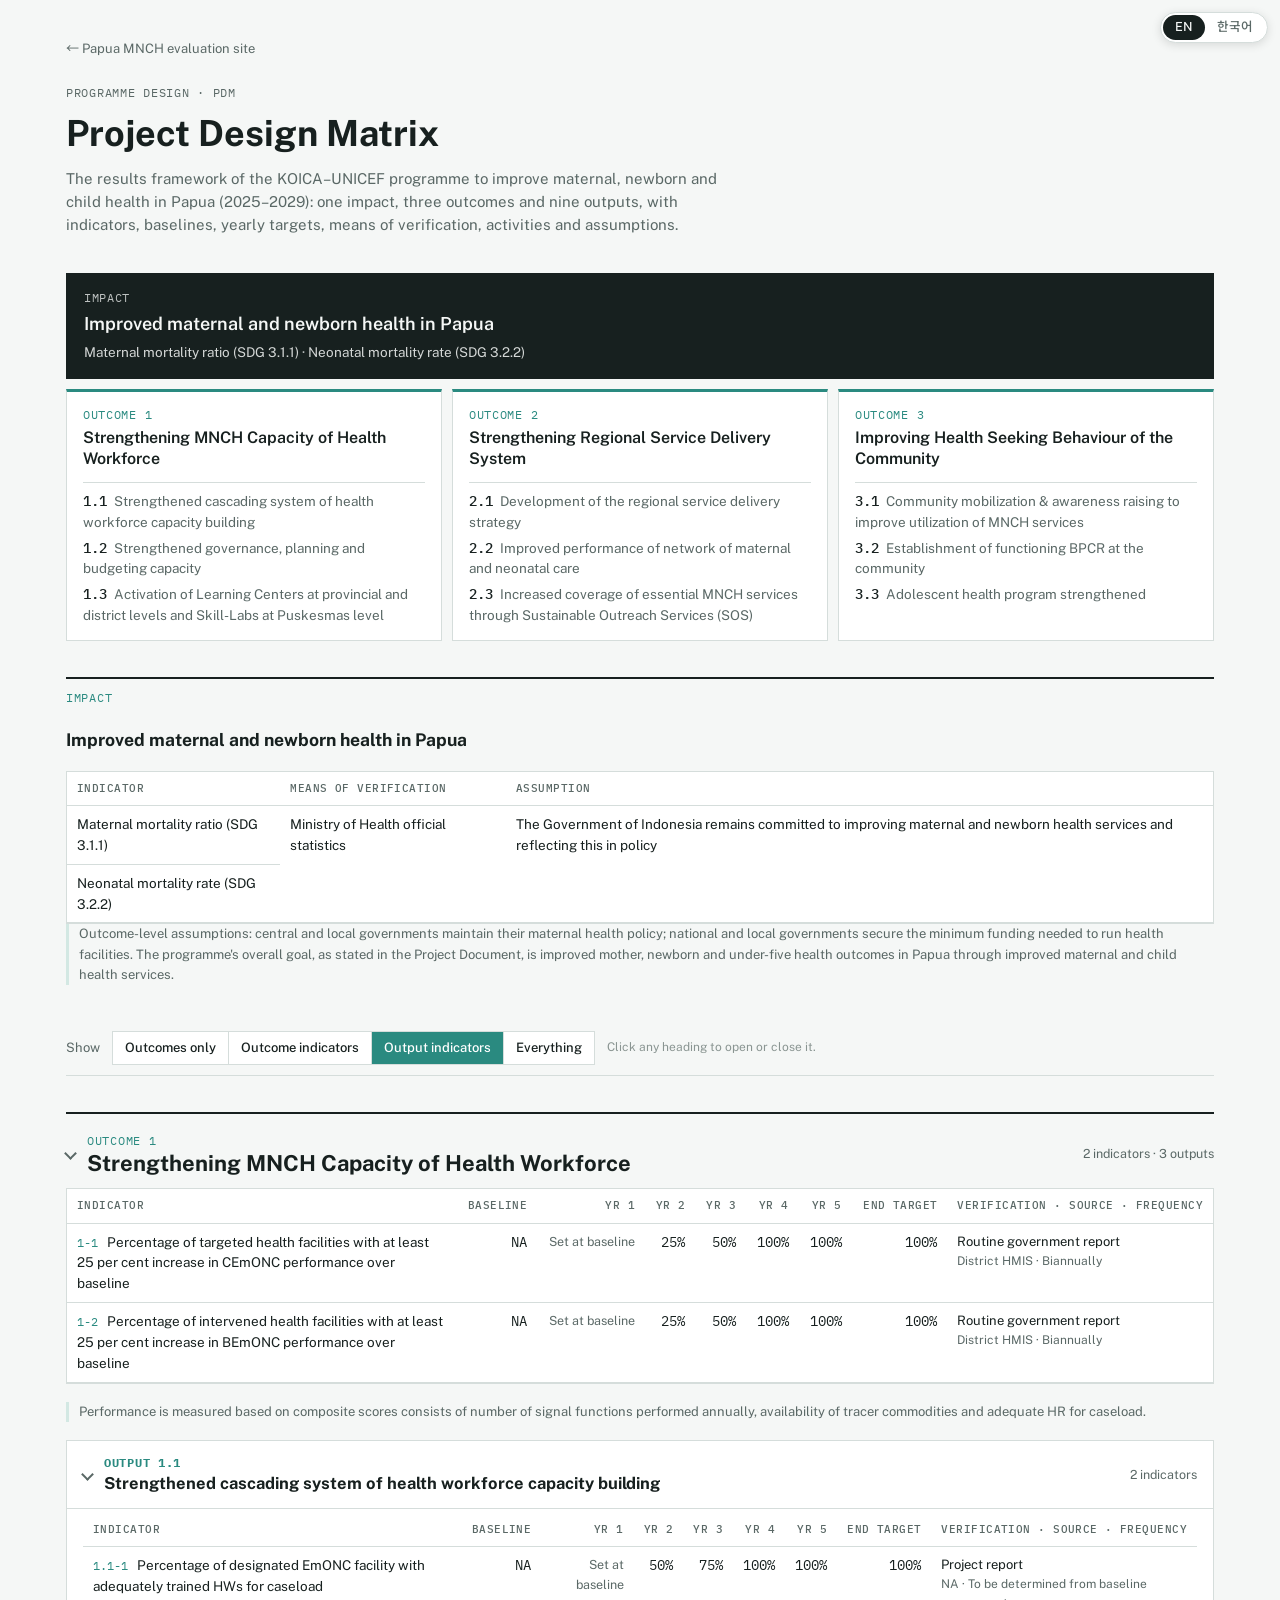
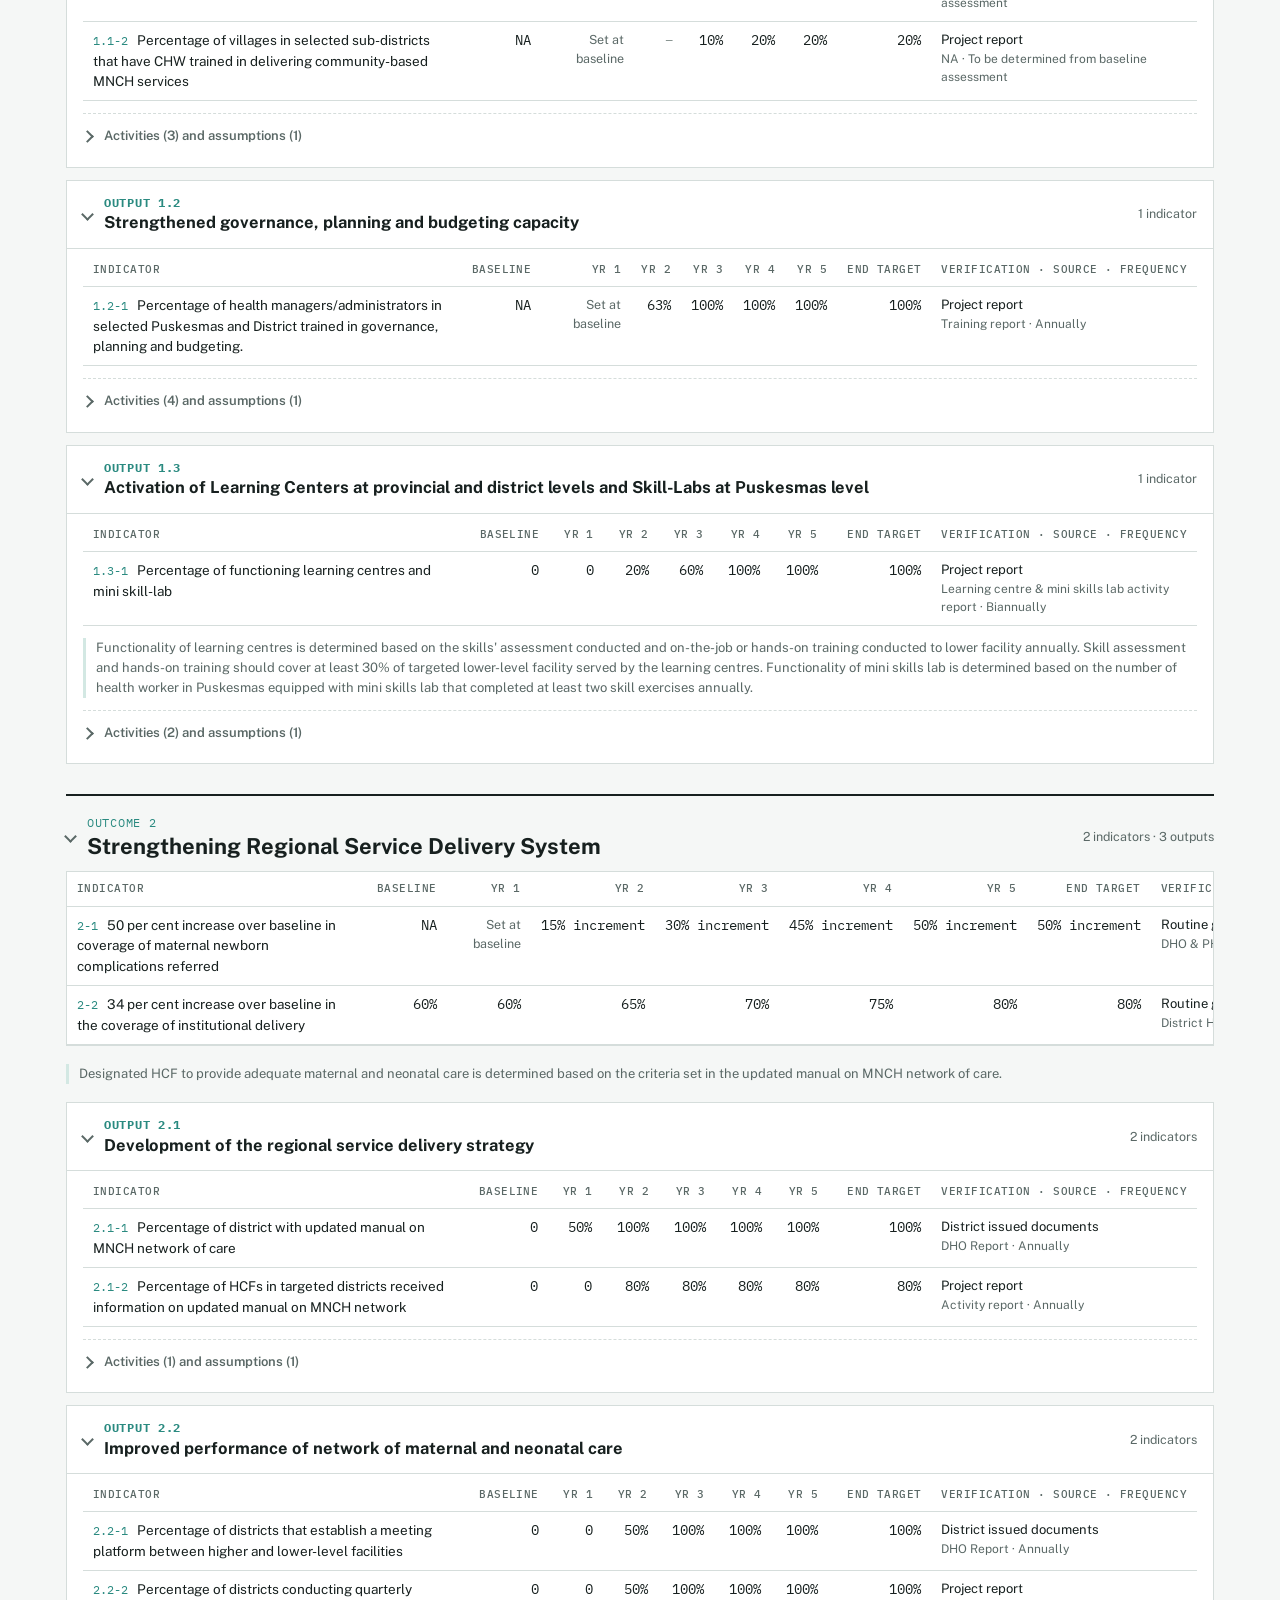
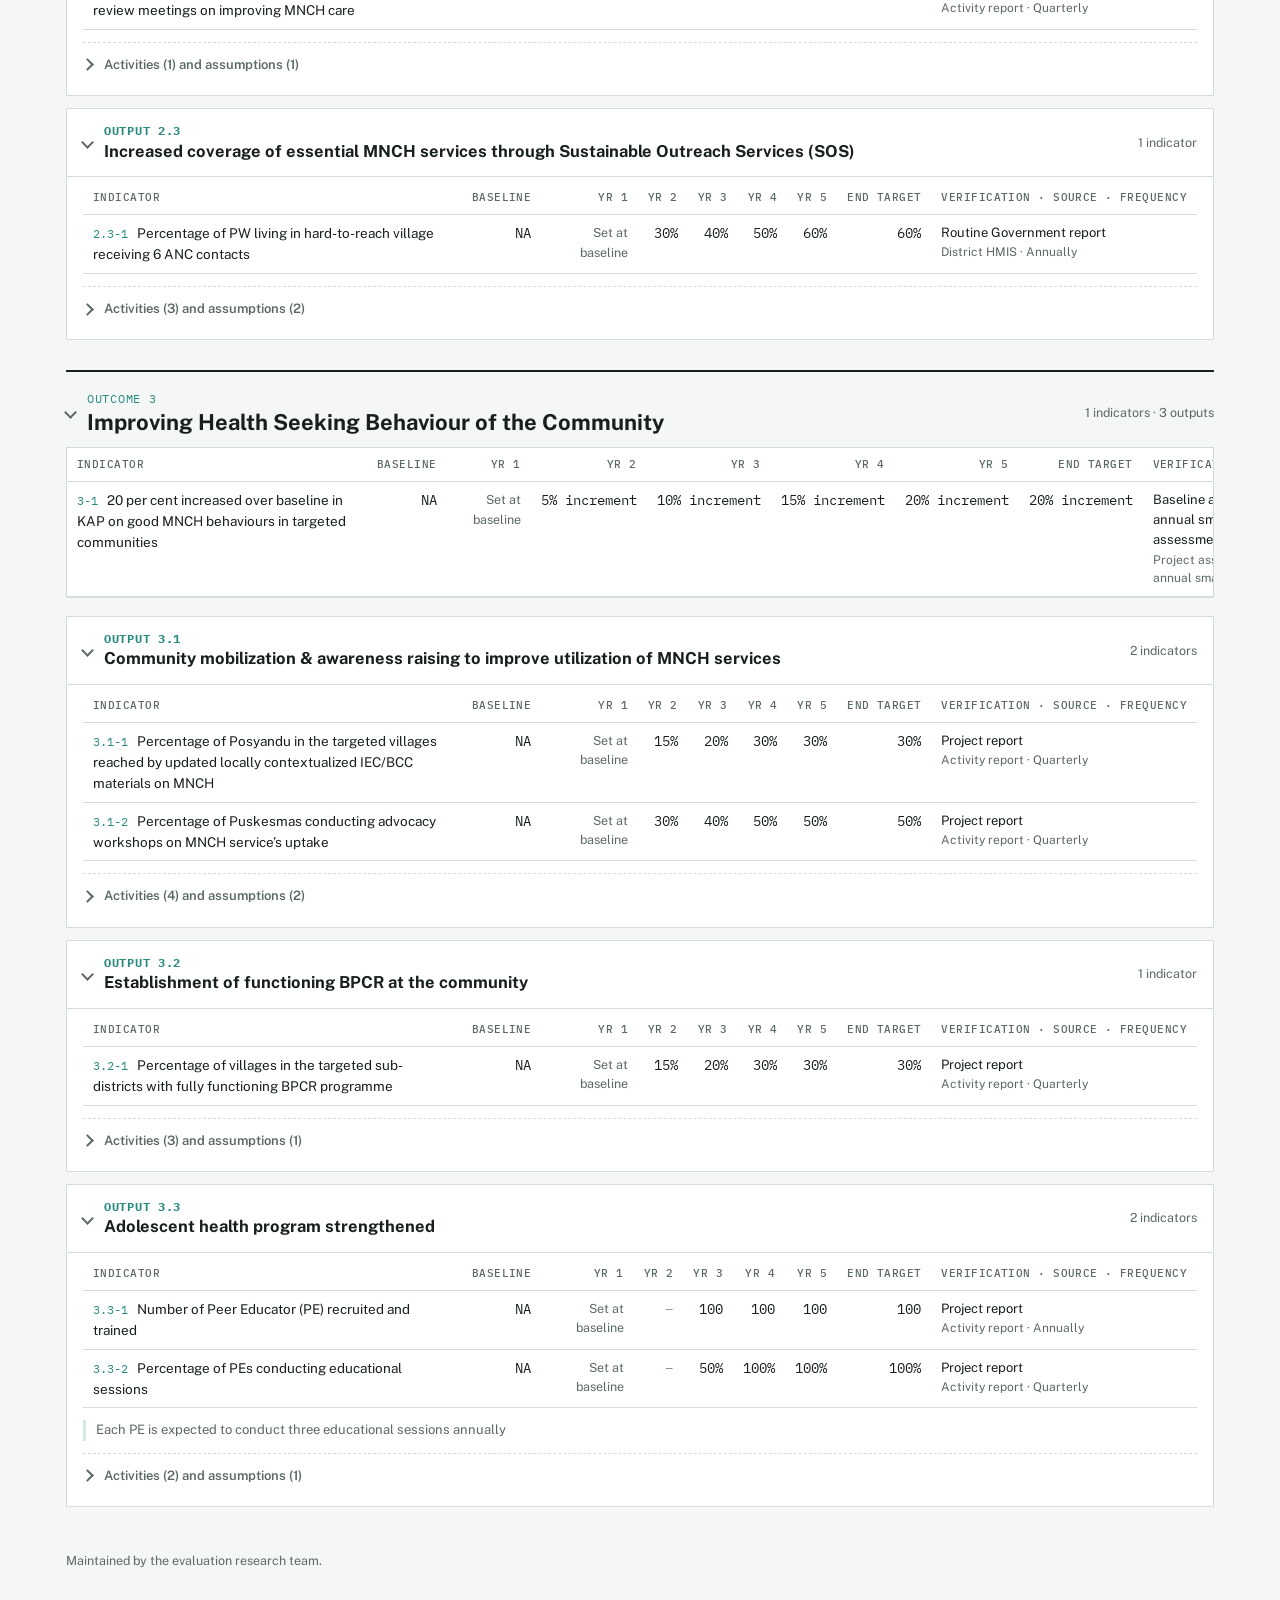
<file: pdm/index.html>
<!doctype html>
<html lang="en" data-title-en="Papua MNCH Project Design Matrix" data-title-ko="파푸아 MNCH 사업 PDM">
<head>
<meta charset="utf-8">
<meta name="viewport" content="width=device-width, initial-scale=1, viewport-fit=cover">
<meta name="robots" content="noindex, nofollow">
<title>Papua MNCH Project Design Matrix</title>
<link rel="preconnect" href="https://fonts.googleapis.com">
<link rel="preconnect" href="https://fonts.gstatic.com" crossorigin>
<link rel="stylesheet" href="https://fonts.googleapis.com/css2?family=Public+Sans:wght@400;500;600;700&family=IBM+Plex+Mono:wght@400;500&family=Noto+Sans+KR:wght@400;500;700&display=swap">
<script src="../assets/lang.js"></script>
<link rel="stylesheet" href="../assets/lang.css">
<style>
/* PDM: results chain overview (impact over three outcome columns), then one band per outcome
   holding its indicator table and its outputs. Same palette as the rest of the site. */
:root{
  --bg:#f5f7f6; --paper:#ffffff; --fg:#17201f; --muted:#5a6866; --faint:#8a9592; --line:#d5dddb;
  --treat:#2a8a80; --treat-soft:#d3e8e3; --tint:#eef4f2;
  --f-body:"Public Sans","Noto Sans KR","Helvetica Neue",Arial,sans-serif;
  --f-mono:"IBM Plex Mono",ui-monospace,Menlo,Consolas,monospace;
  color-scheme:light;
}
@media (prefers-color-scheme: dark){:root{
  --bg:#111817; --paper:#18211f; --fg:#e5ecea; --muted:#9aa9a6; --faint:#6f7d7a; --line:#2c3836;
  --treat:#3a9c91; --treat-soft:#23403c; --tint:#1b2624; color-scheme:dark}}
*{box-sizing:border-box}
body{margin:0;background:var(--bg);color:var(--fg);font-family:var(--f-body);font-size:15px;line-height:1.55}
.wrap{max-width:1180px;margin:0 auto;padding-block:32px 64px;padding-left:max(16px,env(safe-area-inset-left,0px));padding-right:max(16px,env(safe-area-inset-right,0px));display:grid;gap:36px}
.wrap > *{min-width:0}
.levels{display:grid;gap:22px}
a{color:var(--treat)}
.back{font-size:13px;color:var(--muted);text-decoration:none}.back:hover{color:var(--fg);text-decoration:underline}
.eyebrow{font-family:var(--f-mono);font-size:12px;letter-spacing:.06em;text-transform:uppercase;color:var(--muted)}
html.ko .eyebrow{text-transform:none;letter-spacing:0;font-family:var(--f-body)}
h1{font-size:clamp(26px,3.6vw,36px);line-height:1.12;margin:6px 0 10px;text-wrap:balance}
p{margin:0;max-width:76ch}
.lede{color:var(--muted)}
header.top{display:grid;gap:4px}

/* results chain */
.chain{display:grid;gap:10px}
.impact{background:var(--fg);color:var(--bg);padding:16px 18px;display:grid;gap:4px}
.impact .lvl{font-family:var(--f-mono);font-size:11.5px;letter-spacing:.06em;text-transform:uppercase;opacity:.75}
.impact .tt{font-size:18px;font-weight:600}
.impact .iv{font-size:13.5px;opacity:.85}
.ocs{display:grid;grid-template-columns:repeat(3,minmax(0,1fr));gap:10px}
.oc{display:grid;align-content:start;gap:4px;background:var(--paper);border:1px solid var(--line);border-top:3px solid var(--treat);padding:14px 16px;color:inherit;text-decoration:none}
.oc:hover{border-color:var(--treat)}
.oc .lvl{font-family:var(--f-mono);font-size:11.5px;letter-spacing:.06em;text-transform:uppercase;color:var(--treat)}
.oc .tt{font-weight:600;font-size:16px;line-height:1.3}
.oc ul{list-style:none;margin:8px 0 0;padding:8px 0 0;border-top:1px solid var(--line);display:grid;gap:5px;font-size:13.5px;color:var(--muted)}
.oc ul b{font-family:var(--f-mono);font-weight:500;color:var(--fg);margin-right:4px}

/* impact detail */
.imp-t td,.imp-t th{vertical-align:top}

/* outcome bands (collapsible) */
.outcome{border-top:2px solid var(--fg);padding-top:6px}
.outcome > summary{display:grid;grid-template-columns:auto 1fr auto;column-gap:10px;align-items:baseline;padding:12px 0;cursor:pointer;list-style:none}
.outcome > summary::-webkit-details-marker,.output > summary::-webkit-details-marker,.actd > summary::-webkit-details-marker{display:none}
.outcome > summary .lvl{grid-column:2}
.outcome > summary h3{grid-column:2;font-size:22px;line-height:1.2;margin:0;text-wrap:balance}
.outcome > summary .cnt{grid-column:3;grid-row:1 / span 2;align-self:center}
.outcome > summary .chev{grid-row:1 / span 2;align-self:center}
.obody{display:grid;gap:18px;padding-bottom:8px}
.obody > *{min-width:0}
.oh .lvl,.output h4 .lvl{font-family:var(--f-mono);font-size:12px;letter-spacing:.06em;text-transform:uppercase;color:var(--treat)}
.outs{display:grid;gap:12px}
.output{background:var(--paper);border:1px solid var(--line);min-width:0}
.output > summary{display:grid;grid-template-columns:auto 1fr auto;column-gap:10px;align-items:center;padding:14px 16px;cursor:pointer;list-style:none}
.output[open] > summary{border-bottom:1px solid var(--line)}
.output h4{margin:0;font-size:16.5px;line-height:1.3;display:grid;gap:2px}
.ob{padding:4px 16px 16px;display:grid;gap:12px;min-width:0}
.output .tbl{border:none;background:none}
.cnt{font-size:12.5px;color:var(--muted);white-space:nowrap}
.chev{width:9px;height:9px;border-right:2px solid var(--muted);border-bottom:2px solid var(--muted);transform:rotate(-45deg);transition:transform .15s;margin-right:2px}
details[open] > summary > .chev{transform:rotate(45deg)}
summary:hover .chev{border-color:var(--treat)}
summary:focus-visible{outline:2px solid var(--treat);outline-offset:2px}
.actd{border-top:1px dashed var(--line);padding-top:8px}
.actd > summary{display:flex;align-items:center;gap:10px;cursor:pointer;list-style:none;font-size:13px;font-weight:600;color:var(--muted);padding:4px 0}
.actd[open] > summary{margin-bottom:8px}
@media (prefers-reduced-motion: reduce){.chev{transition:none}}
h5{font-family:var(--f-mono);font-weight:500;font-size:11.5px;letter-spacing:.06em;text-transform:uppercase;color:var(--muted);margin:0 0 8px}
html.ko h5,html.ko th{letter-spacing:0;text-transform:none;font-family:var(--f-body);font-weight:600}
h5 .hint{text-transform:none;letter-spacing:0;font-family:var(--f-body);color:var(--faint)}

/* view-level toolbar */
.viewbar{position:sticky;top:env(safe-area-inset-top,0px);z-index:5;display:flex;flex-wrap:wrap;align-items:center;gap:8px 12px;padding:10px 0;background:var(--bg);border-bottom:1px solid var(--line)}
.viewbar .vl{font-size:13px;color:var(--muted)}
.seg{display:inline-flex;flex-wrap:wrap;border:1px solid var(--line);background:var(--paper)}
.seg button{font:500 13px/1.2 var(--f-body);color:var(--fg);background:none;border:0;border-right:1px solid var(--line);padding:8px 12px;cursor:pointer}
.seg button:last-child{border-right:0}
.seg button[aria-pressed="true"]{background:var(--treat);color:#fff}
.seg button:hover:not([aria-pressed="true"]){background:var(--tint)}
.viewbar .hint2{font-size:12px;color:var(--faint)}

/* tables */
.tbl{overflow-x:auto;background:var(--paper);border:1px solid var(--line)}
table{border-collapse:collapse;width:100%;font-size:13.5px}
th,td{padding:8px 10px;text-align:left;vertical-align:top;border-bottom:1px solid var(--line)}
th{font-family:var(--f-mono);font-weight:500;font-size:11px;letter-spacing:.04em;text-transform:uppercase;color:var(--muted);white-space:nowrap}
.ind-t{min-width:980px}
td.ind{width:34%;min-width:300px}
td.n,th.n{text-align:right;font-family:var(--f-mono);font-variant-numeric:tabular-nums;white-space:nowrap}
html.ko td.n .l-ko,html.ko .lvl .l-ko{font-family:var(--f-body);letter-spacing:0}
td.tbd{color:var(--muted);font-family:var(--f-body);font-size:12.5px;white-space:normal;min-width:84px}
td.e{color:var(--faint)}
td.mv{font-size:13px;width:20%}
td.mv .sub{display:block;color:var(--muted);font-size:12px}
.code{font-family:var(--f-mono);font-size:11.5px;color:var(--treat);margin-right:6px;white-space:nowrap}
.note{font-size:13px;color:var(--muted);border-left:3px solid var(--treat-soft);padding-left:10px;max-width:none}

/* activities and assumptions */
.ab{display:grid;grid-template-columns:minmax(0,1.6fr) minmax(0,1fr);gap:18px;padding-top:6px}
.acts,.asm{margin:0;padding:0;list-style:none;display:grid;gap:8px;font-size:13.5px}
.acts li{display:grid;grid-template-columns:auto 1fr;column-gap:4px}
.acts .at{grid-column:2}
.acts .who{grid-column:2;color:var(--muted);font-size:12.5px}
.asm li{padding-left:14px;position:relative;color:var(--fg)}
.asm li::before{content:"";position:absolute;left:0;top:.6em;width:6px;height:6px;border:1.5px solid var(--muted);border-radius:50%}

footer{color:var(--muted);font-size:12.5px}
:focus-visible{outline:2px solid var(--treat);outline-offset:2px}
@media (max-width:860px){.ocs{grid-template-columns:1fr}.ab{grid-template-columns:1fr}}
</style>
</head>
<body>
<div class="wrap">
  <header class="top">
    <div class="topbar">
      <a class="back" href="../"><span class="l-en">← Papua MNCH evaluation site</span><span class="l-ko">← 파푸아 MNCH 평가 사이트</span></a>
      <div class="lang-switch" role="group" aria-label="Language / 언어"><button type="button" data-set="en" aria-pressed="true">EN</button><button type="button" data-set="ko" aria-pressed="false">한국어</button></div>
    </div>
    <div class="eyebrow" style="margin-top:14px"><span class="l-en">Programme design · PDM</span><span class="l-ko">사업 논리모형 · PDM</span></div>
    <h1><span class="l-en">Project Design Matrix</span><span class="l-ko">사업 설계 일람표(PDM)</span></h1>
    <p class="lede"><span class="l-en">The results framework of the KOICA–UNICEF programme to improve maternal, newborn and child health in Papua (2025–2029): one impact, three outcomes and nine outputs, with indicators, baselines, yearly targets, means of verification, activities and assumptions.</span><span class="l-ko">KOICA–UNICEF 파푸아 모자보건 개선사업(2025–2029)의 성과체계. 영향 1개, 성과 3개, 산출물 9개와 각 지표의 기초선, 연차별 목표, 검증수단, 활동, 중요 가정을 정리함.</span></p>
  </header>

  <section class="chain" aria-label="Results chain">
    <a class="impact" href="#impact" style="text-decoration:none">
      <span class="lvl"><span class="l-en">Impact</span><span class="l-ko">영향</span></span>
      <span class="tt"><span class="l-en">Improved maternal and newborn health in Papua</span><span class="l-ko">파푸아 주민의 모성 및 신생아 건강수준 향상</span></span>
      <span class="iv"><span class="l-en">Maternal mortality ratio (SDG 3.1.1) · Neonatal mortality rate (SDG 3.2.2)</span><span class="l-ko">모성사망률(SDG 3.1.1) · 신생아사망률(SDG 3.2.2)</span></span>
    </a>
    <div class="ocs"><a class="oc" href="#outcome-1"><span class="lvl"><span class="l-en">Outcome 1</span><span class="l-ko" lang="ko">성과 1</span></span><span class="tt"><span class="l-en">Strengthening MNCH Capacity of Health Workforce</span><span class="l-ko" lang="ko">보건의료인력의 MNCH 역량강화</span></span><ul><li><b>1.1</b> <span class="l-en">Strengthened cascading system of health workforce capacity building</span><span class="l-ko" lang="ko">강화된 보건의료인력의 서비스 제공 역량</span></li><li><b>1.2</b> <span class="l-en">Strengthened governance, planning and budgeting capacity</span><span class="l-ko" lang="ko">강화된 보건행정인력 관리 역량</span></li><li><b>1.3</b> <span class="l-en">Activation of Learning Centers at provincial and district levels and Skill-Labs at Puskesmas level</span><span class="l-ko" lang="ko">구축된 지속가능한 보건의료인력 역량강화체계</span></li></ul></a><a class="oc" href="#outcome-2"><span class="lvl"><span class="l-en">Outcome 2</span><span class="l-ko" lang="ko">성과 2</span></span><span class="tt"><span class="l-en">Strengthening Regional Service Delivery System</span><span class="l-ko" lang="ko">파푸아 지역 맞춤형 클러스터 중심 의료서비스 제공</span></span><ul><li><b>2.1</b> <span class="l-en">Development of the regional service delivery strategy</span><span class="l-ko" lang="ko">수립된 클러스터 중심 의료전달체계 구축 전략</span></li><li><b>2.2</b> <span class="l-en">Improved performance of network of maternal and neonatal care</span><span class="l-ko" lang="ko">구축된 MNCH 의료전달체계 단계별 유기적 연계 네트워크</span></li><li><b>2.3</b> <span class="l-en">Increased coverage of essential MNCH services through Sustainable Outreach Services (SOS)</span><span class="l-ko" lang="ko">확대된 SOS 아웃리치를 통한 필수 MNCH 서비스</span></li></ul></a><a class="oc" href="#outcome-3"><span class="lvl"><span class="l-en">Outcome 3</span><span class="l-ko" lang="ko">성과 3</span></span><span class="tt"><span class="l-en">Improving Health Seeking Behaviour of the Community</span><span class="l-ko" lang="ko">지역사회의 MNCH 건강추구행위 촉진</span></span><ul><li><b>3.1</b> <span class="l-en">Community mobilization &amp; awareness raising to improve utilization of MNCH services</span><span class="l-ko" lang="ko">제고된 MNCH 관련 지역사회 인식</span></li><li><b>3.2</b> <span class="l-en">Establishment of functioning BPCR at the community</span><span class="l-ko" lang="ko">구축된 지역사회 주도형 BPCR 체계</span></li><li><b>3.3</b> <span class="l-en">Adolescent health program strengthened</span><span class="l-ko" lang="ko">활성화된 청소년 모자보건 프로그램</span></li></ul></a></div>
  </section>

  <section class="outcome" id="impact">
    <header class="oh"><span class="lvl"><span class="l-en">Impact</span><span class="l-ko">영향</span></span><h3><span class="l-en">Improved maternal and newborn health in Papua</span><span class="l-ko">파푸아 주민의 모성 및 신생아 건강수준 향상</span></h3></header>
    <div class="tbl">
      <table class="imp-t">
        <thead><tr><th><span class="l-en">Indicator</span><span class="l-ko">지표</span></th><th><span class="l-en">Means of verification</span><span class="l-ko">검증수단</span></th><th><span class="l-en">Assumption</span><span class="l-ko">중요 가정</span></th></tr></thead>
        <tbody>
          <tr><td><span class="l-en">Maternal mortality ratio (SDG 3.1.1)</span><span class="l-ko">모성사망률(SDG 3.1.1)</span></td><td rowspan="2"><span class="l-en">Ministry of Health official statistics</span><span class="l-ko">보건부 공식통계</span></td><td rowspan="2"><span class="l-en">The Government of Indonesia remains committed to improving maternal and newborn health services and reflecting this in policy</span><span class="l-ko">인도네시아 정부의 모성 및 신생아 보건서비스 향상 이행 및 정책반영 의지 지속</span></td></tr>
          <tr><td><span class="l-en">Neonatal mortality rate (SDG 3.2.2)</span><span class="l-ko">신생아사망률(SDG 3.2.2)</span></td></tr>
        </tbody>
      </table>
    </div>
    <p class="note"><span class="l-en">Outcome-level assumptions: central and local governments maintain their maternal health policy; national and local governments secure the minimum funding needed to run health facilities. The programme's overall goal, as stated in the Project Document, is improved mother, newborn and under-five health outcomes in Papua through improved maternal and child health services.</span><span class="l-ko">성과 수준 중요 가정: 중앙 및 지방정부의 모성보건 개선정책 기조 지속, 보건시설 운영에 필요한 최소한의 국가 및 지방정부 재정 확보. 사업문서(PD)상 사업 목표는 모자보건 서비스 개선을 통한 파푸아 지역 산모·신생아·5세 미만 아동의 건강 성과 향상임.</span></p>
  </section>

  <div class="viewbar" role="toolbar" aria-label="View level">
    <span class="vl"><span class="l-en">Show</span><span class="l-ko">보기</span></span>
    <div class="seg">
      <button type="button" data-view="outline" aria-pressed="false"><span class="l-en">Outcomes only</span><span class="l-ko">성과 제목만</span></button>
      <button type="button" data-view="outcome" aria-pressed="false"><span class="l-en">Outcome indicators</span><span class="l-ko">성과 지표까지</span></button>
      <button type="button" data-view="output" aria-pressed="true"><span class="l-en">Output indicators</span><span class="l-ko">산출물 지표까지</span></button>
      <button type="button" data-view="full" aria-pressed="false"><span class="l-en">Everything</span><span class="l-ko">활동·가정까지 전체</span></button>
    </div>
    <span class="hint2"><span class="l-en">Click any heading to open or close it.</span><span class="l-ko">제목을 누르면 하나씩 접고 펼 수 있음.</span></span>
  </div>

  <div class="levels"><details class="outcome" id="outcome-1" open><summary class="oh"><span class="chev" aria-hidden="true"></span><span class="lvl"><span class="l-en">Outcome 1</span><span class="l-ko" lang="ko">성과 1</span></span><h3><span class="l-en">Strengthening MNCH Capacity of Health Workforce</span><span class="l-ko" lang="ko">보건의료인력의 MNCH 역량강화</span></h3><span class="cnt"><span class="l-en">2 indicators · 3 outputs</span><span class="l-ko" lang="ko">지표 2개 · 산출물 3개</span></span></summary><div class="obody"><div class="tbl"><table class="ind-t"><thead><tr><th><span class="l-en">Indicator</span><span class="l-ko" lang="ko">지표</span></th><th class="n"><span class="l-en">Baseline</span><span class="l-ko" lang="ko">기초선</span></th><th class="n"><span class="l-en">Yr 1</span><span class="l-ko" lang="ko">1차년</span></th><th class="n"><span class="l-en">Yr 2</span><span class="l-ko" lang="ko">2차년</span></th><th class="n"><span class="l-en">Yr 3</span><span class="l-ko" lang="ko">3차년</span></th><th class="n"><span class="l-en">Yr 4</span><span class="l-ko" lang="ko">4차년</span></th><th class="n"><span class="l-en">Yr 5</span><span class="l-ko" lang="ko">5차년</span></th><th class="n"><span class="l-en">End target</span><span class="l-ko" lang="ko">최종 목표</span></th><th><span class="l-en">Verification · source · frequency</span><span class="l-ko" lang="ko">검증수단 · 자료원 · 주기</span></th></tr></thead><tbody><tr><td class="ind"><span class="code">1-1</span> <span class="l-en">Percentage of targeted health facilities with at least 25 per cent increase in CEmONC performance over baseline</span><span class="l-ko" lang="ko">CEmONC 수행능력이 향상된 보건의료시설 증가율(%)</span></td><td class="n">NA</td><td class="n tbd"><span class="l-en">Set at baseline</span><span class="l-ko" lang="ko">기초선 후 설정</span></td><td class="n">25%</td><td class="n">50%</td><td class="n">100%</td><td class="n">100%</td><td class="n">100%</td><td class="mv"><span class="l-en">Routine government report</span><span class="l-ko" lang="ko">정부 정기 보고</span><span class="sub"><span class="l-en">District HMIS</span><span class="l-ko" lang="ko">군 HMIS</span> · <span class="l-en">Biannually</span><span class="l-ko" lang="ko">반기</span></span></td></tr><tr><td class="ind"><span class="code">1-2</span> <span class="l-en">Percentage of intervened health facilities with at least 25 per cent increase in BEmONC performance over baseline</span><span class="l-ko" lang="ko">BEmONC 수행능력이 향상된 보건의료시설 증가율(%)</span></td><td class="n">NA</td><td class="n tbd"><span class="l-en">Set at baseline</span><span class="l-ko" lang="ko">기초선 후 설정</span></td><td class="n">25%</td><td class="n">50%</td><td class="n">100%</td><td class="n">100%</td><td class="n">100%</td><td class="mv"><span class="l-en">Routine government report</span><span class="l-ko" lang="ko">정부 정기 보고</span><span class="sub"><span class="l-en">District HMIS</span><span class="l-ko" lang="ko">군 HMIS</span> · <span class="l-en">Biannually</span><span class="l-ko" lang="ko">반기</span></span></td></tr></tbody></table></div><p class="note"><span class="l-en">Performance is measured based on composite scores consists of number of signal functions performed annually, availability of tracer commodities and adequate HR for caseload.</span><span class="l-ko" lang="ko">수행능력은 연간 수행한 신호기능(signal function) 수, 추적 필수의약품(tracer commodities) 가용성, 업무량 대비 적정 인력 배치를 결합한 복합점수로 측정함.</span></p><div class="outs"><details class="output" id="output-1-1" open><summary><span class="chev" aria-hidden="true"></span><h4><span class="lvl"><span class="l-en">Output 1.1</span><span class="l-ko" lang="ko">산출물 1.1</span></span> <span class="l-en">Strengthened cascading system of health workforce capacity building</span><span class="l-ko" lang="ko">강화된 보건의료인력의 서비스 제공 역량</span></h4><span class="cnt"><span class="l-en">2 indicators</span><span class="l-ko" lang="ko">지표 2개</span></span></summary><div class="ob"><div class="tbl"><table class="ind-t"><thead><tr><th><span class="l-en">Indicator</span><span class="l-ko" lang="ko">지표</span></th><th class="n"><span class="l-en">Baseline</span><span class="l-ko" lang="ko">기초선</span></th><th class="n"><span class="l-en">Yr 1</span><span class="l-ko" lang="ko">1차년</span></th><th class="n"><span class="l-en">Yr 2</span><span class="l-ko" lang="ko">2차년</span></th><th class="n"><span class="l-en">Yr 3</span><span class="l-ko" lang="ko">3차년</span></th><th class="n"><span class="l-en">Yr 4</span><span class="l-ko" lang="ko">4차년</span></th><th class="n"><span class="l-en">Yr 5</span><span class="l-ko" lang="ko">5차년</span></th><th class="n"><span class="l-en">End target</span><span class="l-ko" lang="ko">최종 목표</span></th><th><span class="l-en">Verification · source · frequency</span><span class="l-ko" lang="ko">검증수단 · 자료원 · 주기</span></th></tr></thead><tbody><tr><td class="ind"><span class="code">1.1-1</span> <span class="l-en">Percentage of designated EmONC facility with adequately trained HWs for caseload</span><span class="l-ko" lang="ko">EmONC 훈련을 받은 보건의료인력이 확보된 EmONC 시설 비율(%)</span></td><td class="n">NA</td><td class="n tbd"><span class="l-en">Set at baseline</span><span class="l-ko" lang="ko">기초선 후 설정</span></td><td class="n">50%</td><td class="n">75%</td><td class="n">100%</td><td class="n">100%</td><td class="n">100%</td><td class="mv"><span class="l-en">Project report</span><span class="l-ko" lang="ko">사업 보고서</span><span class="sub"><span class="l-en">NA</span><span class="l-ko" lang="ko">해당 없음</span> · <span class="l-en">To be determined from baseline assessment</span><span class="l-ko" lang="ko">기초선 조사 후 결정</span></span></td></tr><tr><td class="ind"><span class="code">1.1-2</span> <span class="l-en">Percentage of villages in selected sub-districts that have CHW trained in delivering community-based MNCH services</span><span class="l-ko" lang="ko">지역사회 기반 MNCH 서비스 제공 훈련을 받은 CHW를 보유한 마을의 비율(%)</span></td><td class="n">NA</td><td class="n tbd"><span class="l-en">Set at baseline</span><span class="l-ko" lang="ko">기초선 후 설정</span></td><td class="n e">–</td><td class="n">10%</td><td class="n">20%</td><td class="n">20%</td><td class="n">20%</td><td class="mv"><span class="l-en">Project report</span><span class="l-ko" lang="ko">사업 보고서</span><span class="sub"><span class="l-en">NA</span><span class="l-ko" lang="ko">해당 없음</span> · <span class="l-en">To be determined from baseline assessment</span><span class="l-ko" lang="ko">기초선 조사 후 결정</span></span></td></tr></tbody></table></div><details class="actd" open><summary><span class="chev" aria-hidden="true"></span><span class="l-en">Activities (3) and assumptions (1)</span><span class="l-ko" lang="ko">활동 3개 · 중요 가정 1개</span></summary><div class="ab"><div><h5><span class="l-en">Activities</span><span class="l-ko" lang="ko">활동</span> <span class="hint"><span class="l-en">and responsible parties</span><span class="l-ko" lang="ko">및 수행 주체</span></span></h5><ul class="acts"><li><span class="code">1.1.1</span><span class="at"><span class="l-en">Training for HWs on EmONC</span><span class="l-ko" lang="ko">보건의료인력 대상 EmONC 교육</span></span><span class="who"><span class="l-en">Provincial and district government, Puskesmas, UNICEF, local partners</span><span class="l-ko" lang="ko">주·군 정부, 보건소, UNICEF, 현지 협력기관</span></span></li><li><span class="code">1.1.2</span><span class="at"><span class="l-en">Training for HWs on quality MNCH services especially in hard-to-reach settings</span><span class="l-ko" lang="ko">취약지 중심 양질의 MNCH 서비스 교육(보건의료인력)</span></span><span class="who"><span class="l-en">Provincial and district government, Puskesmas, UNICEF, local partners</span><span class="l-ko" lang="ko">주·군 정부, 보건소, UNICEF, 현지 협력기관</span></span></li><li><span class="code">1.1.3</span><span class="at"><span class="l-en">Training of CHWs and their supervisors on community based MNCH services</span><span class="l-ko" lang="ko">CHW 및 감독자 대상 지역사회 기반 MNCH 서비스 교육</span></span><span class="who"><span class="l-en">Provincial and district government, Puskesmas, UNICEF, local partners</span><span class="l-ko" lang="ko">주·군 정부, 보건소, UNICEF, 현지 협력기관</span></span></li></ul></div><div><h5><span class="l-en">Assumptions</span><span class="l-ko" lang="ko">중요 가정</span></h5><ul class="asm"><li><span class="l-en">Political support and commitment from provincial, districts and village government are available</span><span class="l-ko" lang="ko">주·군·마을 정부의 정치적 지지와 의지가 확보됨</span></li></ul></div></div></details></div></details><details class="output" id="output-1-2" open><summary><span class="chev" aria-hidden="true"></span><h4><span class="lvl"><span class="l-en">Output 1.2</span><span class="l-ko" lang="ko">산출물 1.2</span></span> <span class="l-en">Strengthened governance, planning and budgeting capacity</span><span class="l-ko" lang="ko">강화된 보건행정인력 관리 역량</span></h4><span class="cnt"><span class="l-en">1 indicator</span><span class="l-ko" lang="ko">지표 1개</span></span></summary><div class="ob"><div class="tbl"><table class="ind-t"><thead><tr><th><span class="l-en">Indicator</span><span class="l-ko" lang="ko">지표</span></th><th class="n"><span class="l-en">Baseline</span><span class="l-ko" lang="ko">기초선</span></th><th class="n"><span class="l-en">Yr 1</span><span class="l-ko" lang="ko">1차년</span></th><th class="n"><span class="l-en">Yr 2</span><span class="l-ko" lang="ko">2차년</span></th><th class="n"><span class="l-en">Yr 3</span><span class="l-ko" lang="ko">3차년</span></th><th class="n"><span class="l-en">Yr 4</span><span class="l-ko" lang="ko">4차년</span></th><th class="n"><span class="l-en">Yr 5</span><span class="l-ko" lang="ko">5차년</span></th><th class="n"><span class="l-en">End target</span><span class="l-ko" lang="ko">최종 목표</span></th><th><span class="l-en">Verification · source · frequency</span><span class="l-ko" lang="ko">검증수단 · 자료원 · 주기</span></th></tr></thead><tbody><tr><td class="ind"><span class="code">1.2-1</span> <span class="l-en">Percentage of health managers/administrators in selected Puskesmas and District trained in governance, planning and budgeting.</span><span class="l-ko" lang="ko">거버넌스, 계획 및 예산 편성 교육을 받은 보건행정인력 비율(%)</span></td><td class="n">NA</td><td class="n tbd"><span class="l-en">Set at baseline</span><span class="l-ko" lang="ko">기초선 후 설정</span></td><td class="n">63%</td><td class="n">100%</td><td class="n">100%</td><td class="n">100%</td><td class="n">100%</td><td class="mv"><span class="l-en">Project report</span><span class="l-ko" lang="ko">사업 보고서</span><span class="sub"><span class="l-en">Training report</span><span class="l-ko" lang="ko">교육 보고서</span> · <span class="l-en">Annually</span><span class="l-ko" lang="ko">연 1회</span></span></td></tr></tbody></table></div><details class="actd" open><summary><span class="chev" aria-hidden="true"></span><span class="l-en">Activities (4) and assumptions (1)</span><span class="l-ko" lang="ko">활동 4개 · 중요 가정 1개</span></summary><div class="ab"><div><h5><span class="l-en">Activities</span><span class="l-ko" lang="ko">활동</span> <span class="hint"><span class="l-en">and responsible parties</span><span class="l-ko" lang="ko">및 수행 주체</span></span></h5><ul class="acts"><li><span class="code">1.2.1</span><span class="at"><span class="l-en">Conduct capacity building of district and hospital teams on MPDSR</span><span class="l-ko" lang="ko">군·병원 팀 대상 MPDSR(모성·주산기 사망 감시 및 대응) 역량강화</span></span><span class="who"><span class="l-en">UNICEF, MOH, provincial and district government</span><span class="l-ko" lang="ko">UNICEF, 보건부, 주·군 정부</span></span></li><li><span class="code">1.2.2</span><span class="at"><span class="l-en">Conduct capacity building of district administrators and Puskesmas staff and managers on good governance, evidence-based planning and budgeting</span><span class="l-ko" lang="ko">군 행정인력 및 보건소 직원·관리자 대상 굿거버넌스, 근거기반 계획·예산 편성 역량강화</span></span><span class="who"><span class="l-en">UNICEF, MOH, provincial and district government</span><span class="l-ko" lang="ko">UNICEF, 보건부, 주·군 정부</span></span></li><li><span class="code">1.2.3</span><span class="at"><span class="l-en">Conduct intersectoral coordination workshops to strengthen the linkage between health services and CRVS, both for birth and maternal, neonatal and child death registration</span><span class="l-ko" lang="ko">출생 및 모성·신생아·아동 사망 등록을 위한 보건서비스와 CRVS(민사등록·인구동태통계) 연계 강화 부문 간 조정 워크숍</span></span><span class="who"><span class="l-en">UNICEF, MOH, provincial and district government</span><span class="l-ko" lang="ko">UNICEF, 보건부, 주·군 정부</span></span></li><li><span class="code">1.2.4</span><span class="at"><span class="l-en">Conduct capacity building of DHO and Puskesmas staff on CHW selection, recruitment, supervision and retention</span><span class="l-ko" lang="ko">군 보건청·보건소 직원 대상 CHW 선발·채용·감독·유지 역량강화</span></span><span class="who"><span class="l-en">UNICEF, MOH, provincial and district government</span><span class="l-ko" lang="ko">UNICEF, 보건부, 주·군 정부</span></span></li></ul></div><div><h5><span class="l-en">Assumptions</span><span class="l-ko" lang="ko">중요 가정</span></h5><ul class="asm"><li><span class="l-en">Political support and commitment from Provincial and Districts authority are available</span><span class="l-ko" lang="ko">주·군 당국의 정치적 지지와 의지가 확보됨</span></li></ul></div></div></details></div></details><details class="output" id="output-1-3" open><summary><span class="chev" aria-hidden="true"></span><h4><span class="lvl"><span class="l-en">Output 1.3</span><span class="l-ko" lang="ko">산출물 1.3</span></span> <span class="l-en">Activation of Learning Centers at provincial and district levels and Skill-Labs at Puskesmas level</span><span class="l-ko" lang="ko">구축된 지속가능한 보건의료인력 역량강화체계</span></h4><span class="cnt"><span class="l-en">1 indicator</span><span class="l-ko" lang="ko">지표 1개</span></span></summary><div class="ob"><div class="tbl"><table class="ind-t"><thead><tr><th><span class="l-en">Indicator</span><span class="l-ko" lang="ko">지표</span></th><th class="n"><span class="l-en">Baseline</span><span class="l-ko" lang="ko">기초선</span></th><th class="n"><span class="l-en">Yr 1</span><span class="l-ko" lang="ko">1차년</span></th><th class="n"><span class="l-en">Yr 2</span><span class="l-ko" lang="ko">2차년</span></th><th class="n"><span class="l-en">Yr 3</span><span class="l-ko" lang="ko">3차년</span></th><th class="n"><span class="l-en">Yr 4</span><span class="l-ko" lang="ko">4차년</span></th><th class="n"><span class="l-en">Yr 5</span><span class="l-ko" lang="ko">5차년</span></th><th class="n"><span class="l-en">End target</span><span class="l-ko" lang="ko">최종 목표</span></th><th><span class="l-en">Verification · source · frequency</span><span class="l-ko" lang="ko">검증수단 · 자료원 · 주기</span></th></tr></thead><tbody><tr><td class="ind"><span class="code">1.3-1</span> <span class="l-en">Percentage of functioning learning centres and mini skill-lab</span><span class="l-ko" lang="ko">작동 중인 주(Province)/군(District) 학습센터 및 미니 스킬랩 비율(%)</span></td><td class="n">0</td><td class="n">0</td><td class="n">20%</td><td class="n">60%</td><td class="n">100%</td><td class="n">100%</td><td class="n">100%</td><td class="mv"><span class="l-en">Project report</span><span class="l-ko" lang="ko">사업 보고서</span><span class="sub"><span class="l-en">Learning centre &amp; mini skills lab activity report</span><span class="l-ko" lang="ko">학습센터·미니 스킬랩 활동 보고서</span> · <span class="l-en">Biannually</span><span class="l-ko" lang="ko">반기</span></span></td></tr></tbody></table></div><p class="note"><span class="l-en">Functionality of learning centres is determined based on the skills&#x27; assessment conducted and on-the-job or hands-on training conducted to lower facility annually. Skill assessment and hands-on training should cover at least 30% of targeted lower-level facility served by the learning centres. 
Functionality of mini skills lab is determined based on the number of health worker in Puskesmas equipped with mini skills lab that completed at least two skill exercises annually.</span><span class="l-ko" lang="ko">학습센터의 작동 여부는 연 1회 실시하는 하위 시설 대상 기술평가 및 현장실습 교육 실시 여부로 판단하며, 기술평가·현장실습은 학습센터가 담당하는 대상 하위 시설의 30% 이상을 포괄해야 함. 미니 스킬랩의 작동 여부는 미니 스킬랩을 갖춘 보건소에서 연 2회 이상 실습을 이수한 보건의료인력 수로 판단함.</span></p><details class="actd" open><summary><span class="chev" aria-hidden="true"></span><span class="l-en">Activities (2) and assumptions (1)</span><span class="l-ko" lang="ko">활동 2개 · 중요 가정 1개</span></summary><div class="ab"><div><h5><span class="l-en">Activities</span><span class="l-ko" lang="ko">활동</span> <span class="hint"><span class="l-en">and responsible parties</span><span class="l-ko" lang="ko">및 수행 주체</span></span></h5><ul class="acts"><li><span class="code">1.3.1</span><span class="at"><span class="l-en">Establish and build the capacity of local training centres to act as regional and district learning centres</span><span class="l-ko" lang="ko">지역 교육기관을 주·군 학습센터로 지정 및 역량 구축</span></span><span class="who"><span class="l-en">UNICEF, higher level facility or training/education institutions, MoH, PHO, DHO and partners</span><span class="l-ko" lang="ko">UNICEF, 상급 의료기관 또는 교육훈련기관, 보건부, 주·군 보건청 및 협력기관</span></span></li><li><span class="code">1.3.2</span><span class="at"><span class="l-en">Establish and build the capacity of HWs on mini skill laboratory at Puskesmas</span><span class="l-ko" lang="ko">보건소 미니 스킬랩 구축 및 보건의료인력 역량강화</span></span><span class="who"><span class="l-en">UNICEF, higher level facility or training/education institutions, MoH, PHO, DHO and partners</span><span class="l-ko" lang="ko">UNICEF, 상급 의료기관 또는 교육훈련기관, 보건부, 주·군 보건청 및 협력기관</span></span></li></ul></div><div><h5><span class="l-en">Assumptions</span><span class="l-ko" lang="ko">중요 가정</span></h5><ul class="asm"><li><span class="l-en">Bapelkes, University, Province and District support to prepare learning centres and training curriculum which met Ministry of Higher Education and MoH standard for health professional&#x27;s learning centre.</span><span class="l-ko" lang="ko">Bapelkes(보건교육훈련원), 대학, 주·군이 고등교육부·보건부의 보건전문인력 학습센터 기준에 부합하는 학습센터 및 교육과정 준비를 지원함</span></li></ul></div></div></details></div></details></div></div></details>
<details class="outcome" id="outcome-2" open><summary class="oh"><span class="chev" aria-hidden="true"></span><span class="lvl"><span class="l-en">Outcome 2</span><span class="l-ko" lang="ko">성과 2</span></span><h3><span class="l-en">Strengthening Regional Service Delivery System</span><span class="l-ko" lang="ko">파푸아 지역 맞춤형 클러스터 중심 의료서비스 제공</span></h3><span class="cnt"><span class="l-en">2 indicators · 3 outputs</span><span class="l-ko" lang="ko">지표 2개 · 산출물 3개</span></span></summary><div class="obody"><div class="tbl"><table class="ind-t"><thead><tr><th><span class="l-en">Indicator</span><span class="l-ko" lang="ko">지표</span></th><th class="n"><span class="l-en">Baseline</span><span class="l-ko" lang="ko">기초선</span></th><th class="n"><span class="l-en">Yr 1</span><span class="l-ko" lang="ko">1차년</span></th><th class="n"><span class="l-en">Yr 2</span><span class="l-ko" lang="ko">2차년</span></th><th class="n"><span class="l-en">Yr 3</span><span class="l-ko" lang="ko">3차년</span></th><th class="n"><span class="l-en">Yr 4</span><span class="l-ko" lang="ko">4차년</span></th><th class="n"><span class="l-en">Yr 5</span><span class="l-ko" lang="ko">5차년</span></th><th class="n"><span class="l-en">End target</span><span class="l-ko" lang="ko">최종 목표</span></th><th><span class="l-en">Verification · source · frequency</span><span class="l-ko" lang="ko">검증수단 · 자료원 · 주기</span></th></tr></thead><tbody><tr><td class="ind"><span class="code">2-1</span> <span class="l-en">50 per cent increase over baseline in coverage of maternal newborn complications referred</span><span class="l-ko" lang="ko">모성 및 신생아 합병증 전원 증가율(%)</span></td><td class="n">NA</td><td class="n tbd"><span class="l-en">Set at baseline</span><span class="l-ko" lang="ko">기초선 후 설정</span></td><td class="n"><span class="l-en">15% increment</span><span class="l-ko" lang="ko">15% 증가</span></td><td class="n"><span class="l-en">30% increment</span><span class="l-ko" lang="ko">30% 증가</span></td><td class="n"><span class="l-en">45% increment</span><span class="l-ko" lang="ko">45% 증가</span></td><td class="n"><span class="l-en">50% increment</span><span class="l-ko" lang="ko">50% 증가</span></td><td class="n"><span class="l-en">50% increment</span><span class="l-ko" lang="ko">50% 증가</span></td><td class="mv"><span class="l-en">Routine government report</span><span class="l-ko" lang="ko">정부 정기 보고</span><span class="sub"><span class="l-en">DHO &amp; PHO reports</span><span class="l-ko" lang="ko">군·주 보건청 보고서</span> · <span class="l-en">Quarterly</span><span class="l-ko" lang="ko">분기</span></span></td></tr><tr><td class="ind"><span class="code">2-2</span> <span class="l-en">34 per cent increase over baseline in the coverage of institutional delivery</span><span class="l-ko" lang="ko">의료시설 분만 증가율(%)</span></td><td class="n">60%</td><td class="n">60%</td><td class="n">65%</td><td class="n">70%</td><td class="n">75%</td><td class="n">80%</td><td class="n">80%</td><td class="mv"><span class="l-en">Routine government report</span><span class="l-ko" lang="ko">정부 정기 보고</span><span class="sub"><span class="l-en">District HMIS</span><span class="l-ko" lang="ko">군 HMIS</span></span></td></tr></tbody></table></div><p class="note"><span class="l-en">Designated HCF to provide adequate maternal and neonatal care is determined based on the criteria set in the updated manual on MNCH network of care.</span><span class="l-ko" lang="ko">적정한 모성·신생아 진료를 제공하는 지정 보건시설은 최신화된 MNCH 진료 네트워크 매뉴얼의 기준에 따라 결정함.</span></p><div class="outs"><details class="output" id="output-2-1" open><summary><span class="chev" aria-hidden="true"></span><h4><span class="lvl"><span class="l-en">Output 2.1</span><span class="l-ko" lang="ko">산출물 2.1</span></span> <span class="l-en">Development of the regional service delivery strategy</span><span class="l-ko" lang="ko">수립된 클러스터 중심 의료전달체계 구축 전략</span></h4><span class="cnt"><span class="l-en">2 indicators</span><span class="l-ko" lang="ko">지표 2개</span></span></summary><div class="ob"><div class="tbl"><table class="ind-t"><thead><tr><th><span class="l-en">Indicator</span><span class="l-ko" lang="ko">지표</span></th><th class="n"><span class="l-en">Baseline</span><span class="l-ko" lang="ko">기초선</span></th><th class="n"><span class="l-en">Yr 1</span><span class="l-ko" lang="ko">1차년</span></th><th class="n"><span class="l-en">Yr 2</span><span class="l-ko" lang="ko">2차년</span></th><th class="n"><span class="l-en">Yr 3</span><span class="l-ko" lang="ko">3차년</span></th><th class="n"><span class="l-en">Yr 4</span><span class="l-ko" lang="ko">4차년</span></th><th class="n"><span class="l-en">Yr 5</span><span class="l-ko" lang="ko">5차년</span></th><th class="n"><span class="l-en">End target</span><span class="l-ko" lang="ko">최종 목표</span></th><th><span class="l-en">Verification · source · frequency</span><span class="l-ko" lang="ko">검증수단 · 자료원 · 주기</span></th></tr></thead><tbody><tr><td class="ind"><span class="code">2.1-1</span> <span class="l-en">Percentage of district with updated manual on MNCH network of care</span><span class="l-ko" lang="ko">MNCH 서비스 네트워크 운영 매뉴얼이 최신화된 군(district) 비율(%)</span></td><td class="n">0</td><td class="n">50%</td><td class="n">100%</td><td class="n">100%</td><td class="n">100%</td><td class="n">100%</td><td class="n">100%</td><td class="mv"><span class="l-en">District issued documents</span><span class="l-ko" lang="ko">군 발행 문서</span><span class="sub"><span class="l-en">DHO Report</span><span class="l-ko" lang="ko">군 보건청 보고서</span> · <span class="l-en">Annually</span><span class="l-ko" lang="ko">연 1회</span></span></td></tr><tr><td class="ind"><span class="code">2.1-2</span> <span class="l-en">Percentage of HCFs in targeted districts received information on updated manual on MNCH network</span><span class="l-ko" lang="ko">MNCH 네트워크 운영 매뉴얼 활용 안내를 받은 보건시설 비율(%)</span></td><td class="n">0</td><td class="n">0</td><td class="n">80%</td><td class="n">80%</td><td class="n">80%</td><td class="n">80%</td><td class="n">80%</td><td class="mv"><span class="l-en">Project report</span><span class="l-ko" lang="ko">사업 보고서</span><span class="sub"><span class="l-en">Activity report</span><span class="l-ko" lang="ko">활동 보고서</span> · <span class="l-en">Annually</span><span class="l-ko" lang="ko">연 1회</span></span></td></tr></tbody></table></div><details class="actd" open><summary><span class="chev" aria-hidden="true"></span><span class="l-en">Activities (1) and assumptions (1)</span><span class="l-ko" lang="ko">활동 1개 · 중요 가정 1개</span></summary><div class="ab"><div><h5><span class="l-en">Activities</span><span class="l-ko" lang="ko">활동</span> <span class="hint"><span class="l-en">and responsible parties</span><span class="l-ko" lang="ko">및 수행 주체</span></span></h5><ul class="acts"><li><span class="code">2.1.1</span><span class="at"><span class="l-en">Develop technical guideline and a roadmap for strengthening regional service delivery system</span><span class="l-ko" lang="ko">지역 의료전달체계 강화를 위한 기술 지침 및 로드맵 개발</span></span><span class="who"><span class="l-en">UNICEF, MOH, PHO, DHO and partners</span><span class="l-ko" lang="ko">UNICEF, 보건부, 주 보건청, 군 보건청 및 협력기관</span></span></li></ul></div><div><h5><span class="l-en">Assumptions</span><span class="l-ko" lang="ko">중요 가정</span></h5><ul class="asm"><li><span class="l-en">Political support and commitment from National, Provincial and Districts authority are available</span><span class="l-ko" lang="ko">중앙·주·군 당국의 정치적 지지와 의지가 확보됨</span></li></ul></div></div></details></div></details><details class="output" id="output-2-2" open><summary><span class="chev" aria-hidden="true"></span><h4><span class="lvl"><span class="l-en">Output 2.2</span><span class="l-ko" lang="ko">산출물 2.2</span></span> <span class="l-en">Improved performance of network of maternal and neonatal care</span><span class="l-ko" lang="ko">구축된 MNCH 의료전달체계 단계별 유기적 연계 네트워크</span></h4><span class="cnt"><span class="l-en">2 indicators</span><span class="l-ko" lang="ko">지표 2개</span></span></summary><div class="ob"><div class="tbl"><table class="ind-t"><thead><tr><th><span class="l-en">Indicator</span><span class="l-ko" lang="ko">지표</span></th><th class="n"><span class="l-en">Baseline</span><span class="l-ko" lang="ko">기초선</span></th><th class="n"><span class="l-en">Yr 1</span><span class="l-ko" lang="ko">1차년</span></th><th class="n"><span class="l-en">Yr 2</span><span class="l-ko" lang="ko">2차년</span></th><th class="n"><span class="l-en">Yr 3</span><span class="l-ko" lang="ko">3차년</span></th><th class="n"><span class="l-en">Yr 4</span><span class="l-ko" lang="ko">4차년</span></th><th class="n"><span class="l-en">Yr 5</span><span class="l-ko" lang="ko">5차년</span></th><th class="n"><span class="l-en">End target</span><span class="l-ko" lang="ko">최종 목표</span></th><th><span class="l-en">Verification · source · frequency</span><span class="l-ko" lang="ko">검증수단 · 자료원 · 주기</span></th></tr></thead><tbody><tr><td class="ind"><span class="code">2.2-1</span> <span class="l-en">Percentage of districts that establish a meeting platform between higher and lower-level facilities</span><span class="l-ko" lang="ko">상위 및 하위 의료기관 간 회의 플랫폼을 구축한 군(district) 비율(%)</span></td><td class="n">0</td><td class="n">0</td><td class="n">50%</td><td class="n">100%</td><td class="n">100%</td><td class="n">100%</td><td class="n">100%</td><td class="mv"><span class="l-en">District issued documents</span><span class="l-ko" lang="ko">군 발행 문서</span><span class="sub"><span class="l-en">DHO Report</span><span class="l-ko" lang="ko">군 보건청 보고서</span> · <span class="l-en">Annually</span><span class="l-ko" lang="ko">연 1회</span></span></td></tr><tr><td class="ind"><span class="code">2.2-2</span> <span class="l-en">Percentage of districts conducting quarterly review meetings on improving MNCH care</span><span class="l-ko" lang="ko">MNCH 돌봄 개선을 위한 분기별 리뷰 회의를 실시하는 군(district) 비율(%)</span></td><td class="n">0</td><td class="n">0</td><td class="n">50%</td><td class="n">100%</td><td class="n">100%</td><td class="n">100%</td><td class="n">100%</td><td class="mv"><span class="l-en">Project report</span><span class="l-ko" lang="ko">사업 보고서</span><span class="sub"><span class="l-en">Activity report</span><span class="l-ko" lang="ko">활동 보고서</span> · <span class="l-en">Quarterly</span><span class="l-ko" lang="ko">분기</span></span></td></tr></tbody></table></div><details class="actd" open><summary><span class="chev" aria-hidden="true"></span><span class="l-en">Activities (1) and assumptions (1)</span><span class="l-ko" lang="ko">활동 1개 · 중요 가정 1개</span></summary><div class="ab"><div><h5><span class="l-en">Activities</span><span class="l-ko" lang="ko">활동</span> <span class="hint"><span class="l-en">and responsible parties</span><span class="l-ko" lang="ko">및 수행 주체</span></span></h5><ul class="acts"><li><span class="code">2.2.1</span><span class="at"><span class="l-en">Adapt and implement monitoring tools on the performance of EmONC services</span><span class="l-ko" lang="ko">EmONC 서비스 성과 모니터링 도구 도입·적용</span></span><span class="who"><span class="l-en">UNICEF, MOH, PHO, DHO and partners</span><span class="l-ko" lang="ko">UNICEF, 보건부, 주 보건청, 군 보건청 및 협력기관</span></span></li></ul></div><div><h5><span class="l-en">Assumptions</span><span class="l-ko" lang="ko">중요 가정</span></h5><ul class="asm"><li><span class="l-en">Political support and commitment from National, Provincial and Districts authority are available</span><span class="l-ko" lang="ko">중앙·주·군 당국의 정치적 지지와 의지가 확보됨</span></li></ul></div></div></details></div></details><details class="output" id="output-2-3" open><summary><span class="chev" aria-hidden="true"></span><h4><span class="lvl"><span class="l-en">Output 2.3</span><span class="l-ko" lang="ko">산출물 2.3</span></span> <span class="l-en">Increased coverage of essential MNCH services through Sustainable Outreach Services (SOS)</span><span class="l-ko" lang="ko">확대된 SOS 아웃리치를 통한 필수 MNCH 서비스</span></h4><span class="cnt"><span class="l-en">1 indicator</span><span class="l-ko" lang="ko">지표 1개</span></span></summary><div class="ob"><div class="tbl"><table class="ind-t"><thead><tr><th><span class="l-en">Indicator</span><span class="l-ko" lang="ko">지표</span></th><th class="n"><span class="l-en">Baseline</span><span class="l-ko" lang="ko">기초선</span></th><th class="n"><span class="l-en">Yr 1</span><span class="l-ko" lang="ko">1차년</span></th><th class="n"><span class="l-en">Yr 2</span><span class="l-ko" lang="ko">2차년</span></th><th class="n"><span class="l-en">Yr 3</span><span class="l-ko" lang="ko">3차년</span></th><th class="n"><span class="l-en">Yr 4</span><span class="l-ko" lang="ko">4차년</span></th><th class="n"><span class="l-en">Yr 5</span><span class="l-ko" lang="ko">5차년</span></th><th class="n"><span class="l-en">End target</span><span class="l-ko" lang="ko">최종 목표</span></th><th><span class="l-en">Verification · source · frequency</span><span class="l-ko" lang="ko">검증수단 · 자료원 · 주기</span></th></tr></thead><tbody><tr><td class="ind"><span class="code">2.3-1</span> <span class="l-en">Percentage of PW living in hard-to-reach village receiving 6 ANC contacts</span><span class="l-ko" lang="ko">접근이 어려운 마을에 거주하는 임산부 중 6회 산전관리(ANC) 서비스를 받은 비율(%)</span></td><td class="n">NA</td><td class="n tbd"><span class="l-en">Set at baseline</span><span class="l-ko" lang="ko">기초선 후 설정</span></td><td class="n">30%</td><td class="n">40%</td><td class="n">50%</td><td class="n">60%</td><td class="n">60%</td><td class="mv"><span class="l-en">Routine Government report</span><span class="l-ko" lang="ko">정부 정기 보고</span><span class="sub"><span class="l-en">District HMIS</span><span class="l-ko" lang="ko">군 HMIS</span> · <span class="l-en">Annually</span><span class="l-ko" lang="ko">연 1회</span></span></td></tr></tbody></table></div><details class="actd" open><summary><span class="chev" aria-hidden="true"></span><span class="l-en">Activities (3) and assumptions (2)</span><span class="l-ko" lang="ko">활동 3개 · 중요 가정 2개</span></summary><div class="ab"><div><h5><span class="l-en">Activities</span><span class="l-ko" lang="ko">활동</span> <span class="hint"><span class="l-en">and responsible parties</span><span class="l-ko" lang="ko">및 수행 주체</span></span></h5><ul class="acts"><li><span class="code">2.3.1</span><span class="at"><span class="l-en">Procurement and distribution of essential equipment for providing quality MNCH services in hard-to-reach settings</span><span class="l-ko" lang="ko">취약지 양질의 MNCH 서비스 제공을 위한 필수 기자재 조달·배치</span></span><span class="who"><span class="l-en">Procurement company</span><span class="l-ko" lang="ko">조달업체</span></span></li><li><span class="code">2.3.2</span><span class="at"><span class="l-en">Adapt and implement monitoring tools on the performance and quality MNCH services at Puskesmas</span><span class="l-ko" lang="ko">보건소 MNCH 서비스 성과·질 모니터링 도구 도입·적용</span></span><span class="who"><span class="l-en">UNICEF, MoH, PHO, DHO</span><span class="l-ko" lang="ko">UNICEF, 보건부, 주 보건청, 군 보건청</span></span></li><li><span class="code">2.3.3</span><span class="at"><span class="l-en">Establish supportive supervision mechanisms for CHW mentorship</span><span class="l-ko" lang="ko">CHW 멘토링을 위한 지지적 감독 체계 구축</span></span><span class="who"><span class="l-en">UNICEF, MOH, PHO, DHO, village government</span><span class="l-ko" lang="ko">UNICEF, 보건부, 주 보건청, 군 보건청, 마을 정부</span></span></li></ul></div><div><h5><span class="l-en">Assumptions</span><span class="l-ko" lang="ko">중요 가정</span></h5><ul class="asm"><li><span class="l-en">Puskesmas and district government mobilize sufficient resources for maintenance of procured equipment</span><span class="l-ko" lang="ko">보건소와 군 정부가 조달 기자재 유지관리에 필요한 재원을 충분히 확보함</span></li><li><span class="l-en">The logistics and routine medical supplies for MNCH services are provided adequately by national and district governments</span><span class="l-ko" lang="ko">중앙·군 정부가 MNCH 서비스용 물자 및 일상 의료소모품을 적절히 공급함</span></li></ul></div></div></details></div></details></div></div></details>
<details class="outcome" id="outcome-3" open><summary class="oh"><span class="chev" aria-hidden="true"></span><span class="lvl"><span class="l-en">Outcome 3</span><span class="l-ko" lang="ko">성과 3</span></span><h3><span class="l-en">Improving Health Seeking Behaviour of the Community</span><span class="l-ko" lang="ko">지역사회의 MNCH 건강추구행위 촉진</span></h3><span class="cnt"><span class="l-en">1 indicators · 3 outputs</span><span class="l-ko" lang="ko">지표 1개 · 산출물 3개</span></span></summary><div class="obody"><div class="tbl"><table class="ind-t"><thead><tr><th><span class="l-en">Indicator</span><span class="l-ko" lang="ko">지표</span></th><th class="n"><span class="l-en">Baseline</span><span class="l-ko" lang="ko">기초선</span></th><th class="n"><span class="l-en">Yr 1</span><span class="l-ko" lang="ko">1차년</span></th><th class="n"><span class="l-en">Yr 2</span><span class="l-ko" lang="ko">2차년</span></th><th class="n"><span class="l-en">Yr 3</span><span class="l-ko" lang="ko">3차년</span></th><th class="n"><span class="l-en">Yr 4</span><span class="l-ko" lang="ko">4차년</span></th><th class="n"><span class="l-en">Yr 5</span><span class="l-ko" lang="ko">5차년</span></th><th class="n"><span class="l-en">End target</span><span class="l-ko" lang="ko">최종 목표</span></th><th><span class="l-en">Verification · source · frequency</span><span class="l-ko" lang="ko">검증수단 · 자료원 · 주기</span></th></tr></thead><tbody><tr><td class="ind"><span class="code">3-1</span> <span class="l-en">20 per cent increased over baseline in KAP on good MNCH behaviours in targeted communities</span><span class="l-ko" lang="ko">MNCH 관련 KAP가 증가한 지역사회 비율(%)</span></td><td class="n">NA</td><td class="n tbd"><span class="l-en">Set at baseline</span><span class="l-ko" lang="ko">기초선 후 설정</span></td><td class="n"><span class="l-en">5% increment</span><span class="l-ko" lang="ko">5% 증가</span></td><td class="n"><span class="l-en">10% increment</span><span class="l-ko" lang="ko">10% 증가</span></td><td class="n"><span class="l-en">15% increment</span><span class="l-ko" lang="ko">15% 증가</span></td><td class="n"><span class="l-en">20% increment</span><span class="l-ko" lang="ko">20% 증가</span></td><td class="n"><span class="l-en">20% increment</span><span class="l-ko" lang="ko">20% 증가</span></td><td class="mv"><span class="l-en">Baseline and endline assessment; annual small scale community assessment</span><span class="l-ko" lang="ko">기초선·종료선 조사, 연례 소규모 지역사회 조사</span><span class="sub"><span class="l-en">Project assessment</span><span class="l-ko" lang="ko">사업 조사</span> · <span class="l-en">Baseline, endline and annual small scale community assessment</span><span class="l-ko" lang="ko">기초선·종료선 및 연례 소규모 지역사회 조사</span></span></td></tr></tbody></table></div><div class="outs"><details class="output" id="output-3-1" open><summary><span class="chev" aria-hidden="true"></span><h4><span class="lvl"><span class="l-en">Output 3.1</span><span class="l-ko" lang="ko">산출물 3.1</span></span> <span class="l-en">Community mobilization &amp; awareness raising to improve utilization of MNCH services</span><span class="l-ko" lang="ko">제고된 MNCH 관련 지역사회 인식</span></h4><span class="cnt"><span class="l-en">2 indicators</span><span class="l-ko" lang="ko">지표 2개</span></span></summary><div class="ob"><div class="tbl"><table class="ind-t"><thead><tr><th><span class="l-en">Indicator</span><span class="l-ko" lang="ko">지표</span></th><th class="n"><span class="l-en">Baseline</span><span class="l-ko" lang="ko">기초선</span></th><th class="n"><span class="l-en">Yr 1</span><span class="l-ko" lang="ko">1차년</span></th><th class="n"><span class="l-en">Yr 2</span><span class="l-ko" lang="ko">2차년</span></th><th class="n"><span class="l-en">Yr 3</span><span class="l-ko" lang="ko">3차년</span></th><th class="n"><span class="l-en">Yr 4</span><span class="l-ko" lang="ko">4차년</span></th><th class="n"><span class="l-en">Yr 5</span><span class="l-ko" lang="ko">5차년</span></th><th class="n"><span class="l-en">End target</span><span class="l-ko" lang="ko">최종 목표</span></th><th><span class="l-en">Verification · source · frequency</span><span class="l-ko" lang="ko">검증수단 · 자료원 · 주기</span></th></tr></thead><tbody><tr><td class="ind"><span class="code">3.1-1</span> <span class="l-en">Percentage of Posyandu in the targeted villages reached by updated locally contextualized IEC/BCC materials on MNCH</span><span class="l-ko" lang="ko">지역 맞춤형 MNCH 관련 IEC/BCC 자료가 제공된 Posyandu 비율(%)</span></td><td class="n">NA</td><td class="n tbd"><span class="l-en">Set at baseline</span><span class="l-ko" lang="ko">기초선 후 설정</span></td><td class="n">15%</td><td class="n">20%</td><td class="n">30%</td><td class="n">30%</td><td class="n">30%</td><td class="mv"><span class="l-en">Project report</span><span class="l-ko" lang="ko">사업 보고서</span><span class="sub"><span class="l-en">Activity report</span><span class="l-ko" lang="ko">활동 보고서</span> · <span class="l-en">Quarterly</span><span class="l-ko" lang="ko">분기</span></span></td></tr><tr><td class="ind"><span class="code">3.1-2</span> <span class="l-en">Percentage of Puskesmas conducting advocacy workshops on MNCH service’s uptake</span><span class="l-ko" lang="ko">MNCH 서비스 이용 촉진을 위한 옹호 워크숍을 실시한 보건소 비율(%)</span></td><td class="n">NA</td><td class="n tbd"><span class="l-en">Set at baseline</span><span class="l-ko" lang="ko">기초선 후 설정</span></td><td class="n">30%</td><td class="n">40%</td><td class="n">50%</td><td class="n">50%</td><td class="n">50%</td><td class="mv"><span class="l-en">Project report</span><span class="l-ko" lang="ko">사업 보고서</span><span class="sub"><span class="l-en">Activity report</span><span class="l-ko" lang="ko">활동 보고서</span> · <span class="l-en">Quarterly</span><span class="l-ko" lang="ko">분기</span></span></td></tr></tbody></table></div><details class="actd" open><summary><span class="chev" aria-hidden="true"></span><span class="l-en">Activities (4) and assumptions (2)</span><span class="l-ko" lang="ko">활동 4개 · 중요 가정 2개</span></summary><div class="ab"><div><h5><span class="l-en">Activities</span><span class="l-ko" lang="ko">활동</span> <span class="hint"><span class="l-en">and responsible parties</span><span class="l-ko" lang="ko">및 수행 주체</span></span></h5><ul class="acts"><li><span class="code">3.1.1</span><span class="at"><span class="l-en">Establish and conduct Technical Working Group (TWG) on IEC/BCC strategy</span><span class="l-ko" lang="ko">IEC/BCC 전략 기술실무그룹(TWG) 구성·운영</span></span><span class="who"><span class="l-en">UNICEF, MoH, MoHA, MoV, province governments, district governments and CSO</span><span class="l-ko" lang="ko">UNICEF, 보건부, 내무부, 마을부, 주·군 정부, 시민사회단체</span></span></li><li><span class="code">3.1.2</span><span class="at"><span class="l-en">Update, develop and disseminate IEC/BCC materials for the Papua context</span><span class="l-ko" lang="ko">파푸아 맥락에 맞는 IEC/BCC 자료 개정·개발·배포</span></span><span class="who"><span class="l-en">UNICEF, MoH, MoHA, MoV, province government, district government and CSO</span><span class="l-ko" lang="ko">UNICEF, 보건부, 내무부, 마을부, 주·군 정부, 시민사회단체</span></span></li><li><span class="code">3.1.3</span><span class="at"><span class="l-en">Advocacy and engagement with religious leaders, opinion leaders, women and father groups on increasing awareness of the importance of MNCH services</span><span class="l-ko" lang="ko">MNCH 서비스 중요성 인식 제고를 위한 종교·여론 지도자, 여성·아버지 그룹 대상 옹호 및 참여</span></span><span class="who"><span class="l-en">UNICEF, DHO, CSO, Puskesmas staff, CHWs</span><span class="l-ko" lang="ko">UNICEF, 군 보건청, 시민사회단체, 보건소 직원, CHW</span></span></li><li><span class="code">3.1.4</span><span class="at"><span class="l-en">Strengthen community based MNCH services provision by CHWs</span><span class="l-ko" lang="ko">CHW의 지역사회 기반 MNCH 서비스 제공 강화</span></span><span class="who"><span class="l-en">District government, Puskesmas and village governments</span><span class="l-ko" lang="ko">군 정부, 보건소, 마을 정부</span></span></li></ul></div><div><h5><span class="l-en">Assumptions</span><span class="l-ko" lang="ko">중요 가정</span></h5><ul class="asm"><li><span class="l-en">District government, village government, and CSO support the program</span><span class="l-ko" lang="ko">군 정부, 마을 정부, 시민사회단체가 사업을 지원함</span></li><li><span class="l-en">District government, and village government’s support are available</span><span class="l-ko" lang="ko">군 정부 및 마을 정부의 지원이 확보됨</span></li></ul></div></div></details></div></details><details class="output" id="output-3-2" open><summary><span class="chev" aria-hidden="true"></span><h4><span class="lvl"><span class="l-en">Output 3.2</span><span class="l-ko" lang="ko">산출물 3.2</span></span> <span class="l-en">Establishment of functioning BPCR at the community</span><span class="l-ko" lang="ko">구축된 지역사회 주도형 BPCR 체계</span></h4><span class="cnt"><span class="l-en">1 indicator</span><span class="l-ko" lang="ko">지표 1개</span></span></summary><div class="ob"><div class="tbl"><table class="ind-t"><thead><tr><th><span class="l-en">Indicator</span><span class="l-ko" lang="ko">지표</span></th><th class="n"><span class="l-en">Baseline</span><span class="l-ko" lang="ko">기초선</span></th><th class="n"><span class="l-en">Yr 1</span><span class="l-ko" lang="ko">1차년</span></th><th class="n"><span class="l-en">Yr 2</span><span class="l-ko" lang="ko">2차년</span></th><th class="n"><span class="l-en">Yr 3</span><span class="l-ko" lang="ko">3차년</span></th><th class="n"><span class="l-en">Yr 4</span><span class="l-ko" lang="ko">4차년</span></th><th class="n"><span class="l-en">Yr 5</span><span class="l-ko" lang="ko">5차년</span></th><th class="n"><span class="l-en">End target</span><span class="l-ko" lang="ko">최종 목표</span></th><th><span class="l-en">Verification · source · frequency</span><span class="l-ko" lang="ko">검증수단 · 자료원 · 주기</span></th></tr></thead><tbody><tr><td class="ind"><span class="code">3.2-1</span> <span class="l-en">Percentage of villages in the targeted sub-districts with fully functioning BPCR programme</span><span class="l-ko" lang="ko">BPCR 프로그램이 완전히 운영되는 마을 비율(%)</span></td><td class="n">NA</td><td class="n tbd"><span class="l-en">Set at baseline</span><span class="l-ko" lang="ko">기초선 후 설정</span></td><td class="n">15%</td><td class="n">20%</td><td class="n">30%</td><td class="n">30%</td><td class="n">30%</td><td class="mv"><span class="l-en">Project report</span><span class="l-ko" lang="ko">사업 보고서</span><span class="sub"><span class="l-en">Activity report</span><span class="l-ko" lang="ko">활동 보고서</span> · <span class="l-en">Quarterly</span><span class="l-ko" lang="ko">분기</span></span></td></tr></tbody></table></div><details class="actd" open><summary><span class="chev" aria-hidden="true"></span><span class="l-en">Activities (3) and assumptions (1)</span><span class="l-ko" lang="ko">활동 3개 · 중요 가정 1개</span></summary><div class="ab"><div><h5><span class="l-en">Activities</span><span class="l-ko" lang="ko">활동</span> <span class="hint"><span class="l-en">and responsible parties</span><span class="l-ko" lang="ko">및 수행 주체</span></span></h5><ul class="acts"><li><span class="code">3.2.1</span><span class="at"><span class="l-en">Establish the Village Health Committee (VHC)</span><span class="l-ko" lang="ko">마을보건위원회(VHC) 구성</span></span><span class="who"><span class="l-en">District government, Puskesmas and village government</span><span class="l-ko" lang="ko">군 정부, 보건소, 마을 정부</span></span></li><li><span class="code">3.2.2</span><span class="at"><span class="l-en">Capacity Building of VHC, Puskesmas and DHO on BPCR</span><span class="l-ko" lang="ko">VHC·보건소·군 보건청 대상 BPCR 역량강화</span></span><span class="who"><span class="l-en">DHO, Puskesmas, Village government, CSO</span><span class="l-ko" lang="ko">군 보건청, 보건소, 마을 정부, 시민사회단체</span></span></li><li><span class="code">3.2.3</span><span class="at"><span class="l-en">Facilitate Community-Led Action and Sustainable Initiatives for improved uptake of MNCH services</span><span class="l-ko" lang="ko">MNCH 서비스 이용 제고를 위한 지역사회 주도 활동 및 지속가능한 이니셔티브 촉진</span></span><span class="who"><span class="l-en">DHO, Puskesmas, Village government, CSO</span><span class="l-ko" lang="ko">군 보건청, 보건소, 마을 정부, 시민사회단체</span></span></li></ul></div><div><h5><span class="l-en">Assumptions</span><span class="l-ko" lang="ko">중요 가정</span></h5><ul class="asm"><li><span class="l-en">District government, village government and CHWs support are available</span><span class="l-ko" lang="ko">군 정부, 마을 정부, CHW의 지원이 확보됨</span></li></ul></div></div></details></div></details><details class="output" id="output-3-3" open><summary><span class="chev" aria-hidden="true"></span><h4><span class="lvl"><span class="l-en">Output 3.3</span><span class="l-ko" lang="ko">산출물 3.3</span></span> <span class="l-en">Adolescent health program strengthened</span><span class="l-ko" lang="ko">활성화된 청소년 모자보건 프로그램</span></h4><span class="cnt"><span class="l-en">2 indicators</span><span class="l-ko" lang="ko">지표 2개</span></span></summary><div class="ob"><div class="tbl"><table class="ind-t"><thead><tr><th><span class="l-en">Indicator</span><span class="l-ko" lang="ko">지표</span></th><th class="n"><span class="l-en">Baseline</span><span class="l-ko" lang="ko">기초선</span></th><th class="n"><span class="l-en">Yr 1</span><span class="l-ko" lang="ko">1차년</span></th><th class="n"><span class="l-en">Yr 2</span><span class="l-ko" lang="ko">2차년</span></th><th class="n"><span class="l-en">Yr 3</span><span class="l-ko" lang="ko">3차년</span></th><th class="n"><span class="l-en">Yr 4</span><span class="l-ko" lang="ko">4차년</span></th><th class="n"><span class="l-en">Yr 5</span><span class="l-ko" lang="ko">5차년</span></th><th class="n"><span class="l-en">End target</span><span class="l-ko" lang="ko">최종 목표</span></th><th><span class="l-en">Verification · source · frequency</span><span class="l-ko" lang="ko">검증수단 · 자료원 · 주기</span></th></tr></thead><tbody><tr><td class="ind"><span class="code">3.3-1</span> <span class="l-en">Number of Peer Educator (PE) recruited and trained</span><span class="l-ko" lang="ko">모집 및 교육을 받은 또래 교육자(PE)의 수(명)</span></td><td class="n">NA</td><td class="n tbd"><span class="l-en">Set at baseline</span><span class="l-ko" lang="ko">기초선 후 설정</span></td><td class="n e">–</td><td class="n">100</td><td class="n">100</td><td class="n">100</td><td class="n">100</td><td class="mv"><span class="l-en">Project report</span><span class="l-ko" lang="ko">사업 보고서</span><span class="sub"><span class="l-en">Activity report</span><span class="l-ko" lang="ko">활동 보고서</span> · <span class="l-en">Annually</span><span class="l-ko" lang="ko">연 1회</span></span></td></tr><tr><td class="ind"><span class="code">3.3-2</span> <span class="l-en">Percentage of PEs conducting educational sessions</span><span class="l-ko" lang="ko">교육 세션을 실시하는 또래 교육자(PE)의 비율(%)</span></td><td class="n">NA</td><td class="n tbd"><span class="l-en">Set at baseline</span><span class="l-ko" lang="ko">기초선 후 설정</span></td><td class="n e">–</td><td class="n">50%</td><td class="n">100%</td><td class="n">100%</td><td class="n">100%</td><td class="mv"><span class="l-en">Project report</span><span class="l-ko" lang="ko">사업 보고서</span><span class="sub"><span class="l-en">Activity report</span><span class="l-ko" lang="ko">활동 보고서</span> · <span class="l-en">Quarterly</span><span class="l-ko" lang="ko">분기</span></span></td></tr></tbody></table></div><p class="note"><span class="l-en">Each PE is expected to conduct three educational sessions annually</span><span class="l-ko" lang="ko">또래 교육자 1인당 연 3회 교육 세션 실시를 기준으로 함.</span></p><details class="actd" open><summary><span class="chev" aria-hidden="true"></span><span class="l-en">Activities (2) and assumptions (1)</span><span class="l-ko" lang="ko">활동 2개 · 중요 가정 1개</span></summary><div class="ab"><div><h5><span class="l-en">Activities</span><span class="l-ko" lang="ko">활동</span> <span class="hint"><span class="l-en">and responsible parties</span><span class="l-ko" lang="ko">및 수행 주체</span></span></h5><ul class="acts"><li><span class="code">3.3.1</span><span class="at"><span class="l-en">Develop a peer educator network to implement the adolescent health program</span><span class="l-ko" lang="ko">청소년 보건 프로그램 시행을 위한 또래 교육자 네트워크 구축</span></span><span class="who"><span class="l-en">DEO, DHO, Puskesmas, School, UNICEF, CSO</span><span class="l-ko" lang="ko">군 교육청, 군 보건청, 보건소, 학교, UNICEF, 시민사회단체</span></span></li><li><span class="code">3.3.2</span><span class="at"><span class="l-en">Amplify youth participation in health advocacy</span><span class="l-ko" lang="ko">보건 옹호 활동에 대한 청소년 참여 확대</span></span><span class="who"><span class="l-en">DEO, DHO, Puskesmas, School, UNICEF, CSO</span><span class="l-ko" lang="ko">군 교육청, 군 보건청, 보건소, 학교, UNICEF, 시민사회단체</span></span></li></ul></div><div><h5><span class="l-en">Assumptions</span><span class="l-ko" lang="ko">중요 가정</span></h5><ul class="asm"><li><span class="l-en">DEO, school, and community support the adolescent health program</span><span class="l-ko" lang="ko">군 교육청, 학교, 지역사회가 청소년 보건 프로그램을 지원함</span></li></ul></div></div></details></div></details></div></div></details></div>

  <footer><span class="l-en">Maintained by the evaluation research team.</span><span class="l-ko">평가 연구팀 관리.</span></footer>
</div>
<script>
(function () {
  var KEY = "papua-pdm-view";
  var btns = document.querySelectorAll(".viewbar button");
  function setView(v, save) {
    var outcome = { outline: false, outcome: true, output: true, full: true }[v];
    var output = { outline: false, outcome: false, output: true, full: true }[v];
    var acts = v === "full";
    document.querySelectorAll("details.outcome").forEach(function (d) { d.open = outcome; });
    document.querySelectorAll("details.output").forEach(function (d) { d.open = output; });
    document.querySelectorAll("details.actd").forEach(function (d) { d.open = acts; });
    btns.forEach(function (b) { b.setAttribute("aria-pressed", String(b.dataset.view === v)); });
    if (save) { try { localStorage.setItem(KEY, v); } catch (e) {} }
  }
  btns.forEach(function (b) { b.addEventListener("click", function () { setView(b.dataset.view, true); }); });
  // a manual open/close means no preset is active
  document.querySelectorAll(".levels summary").forEach(function (s) {
    s.addEventListener("click", function () { btns.forEach(function (b) { b.setAttribute("aria-pressed", "false"); }); });
  });
  var v = "output";
  try { var s = localStorage.getItem(KEY); if (s) v = s; } catch (e) {}
  setView(v, false);
  // links into a collapsed section open it and its parents
  function reveal(id) {
    var el = id && document.getElementById(id);
    if (!el) return;
    for (var n = el; n; n = n.parentElement) { if (n.tagName === "DETAILS") n.open = true; }
    el.scrollIntoView({ block: "start" });
  }
  window.addEventListener("hashchange", function () { reveal(location.hash.slice(1)); });
  if (location.hash) reveal(location.hash.slice(1));
})();
</script>
</body>
</html>
</file>
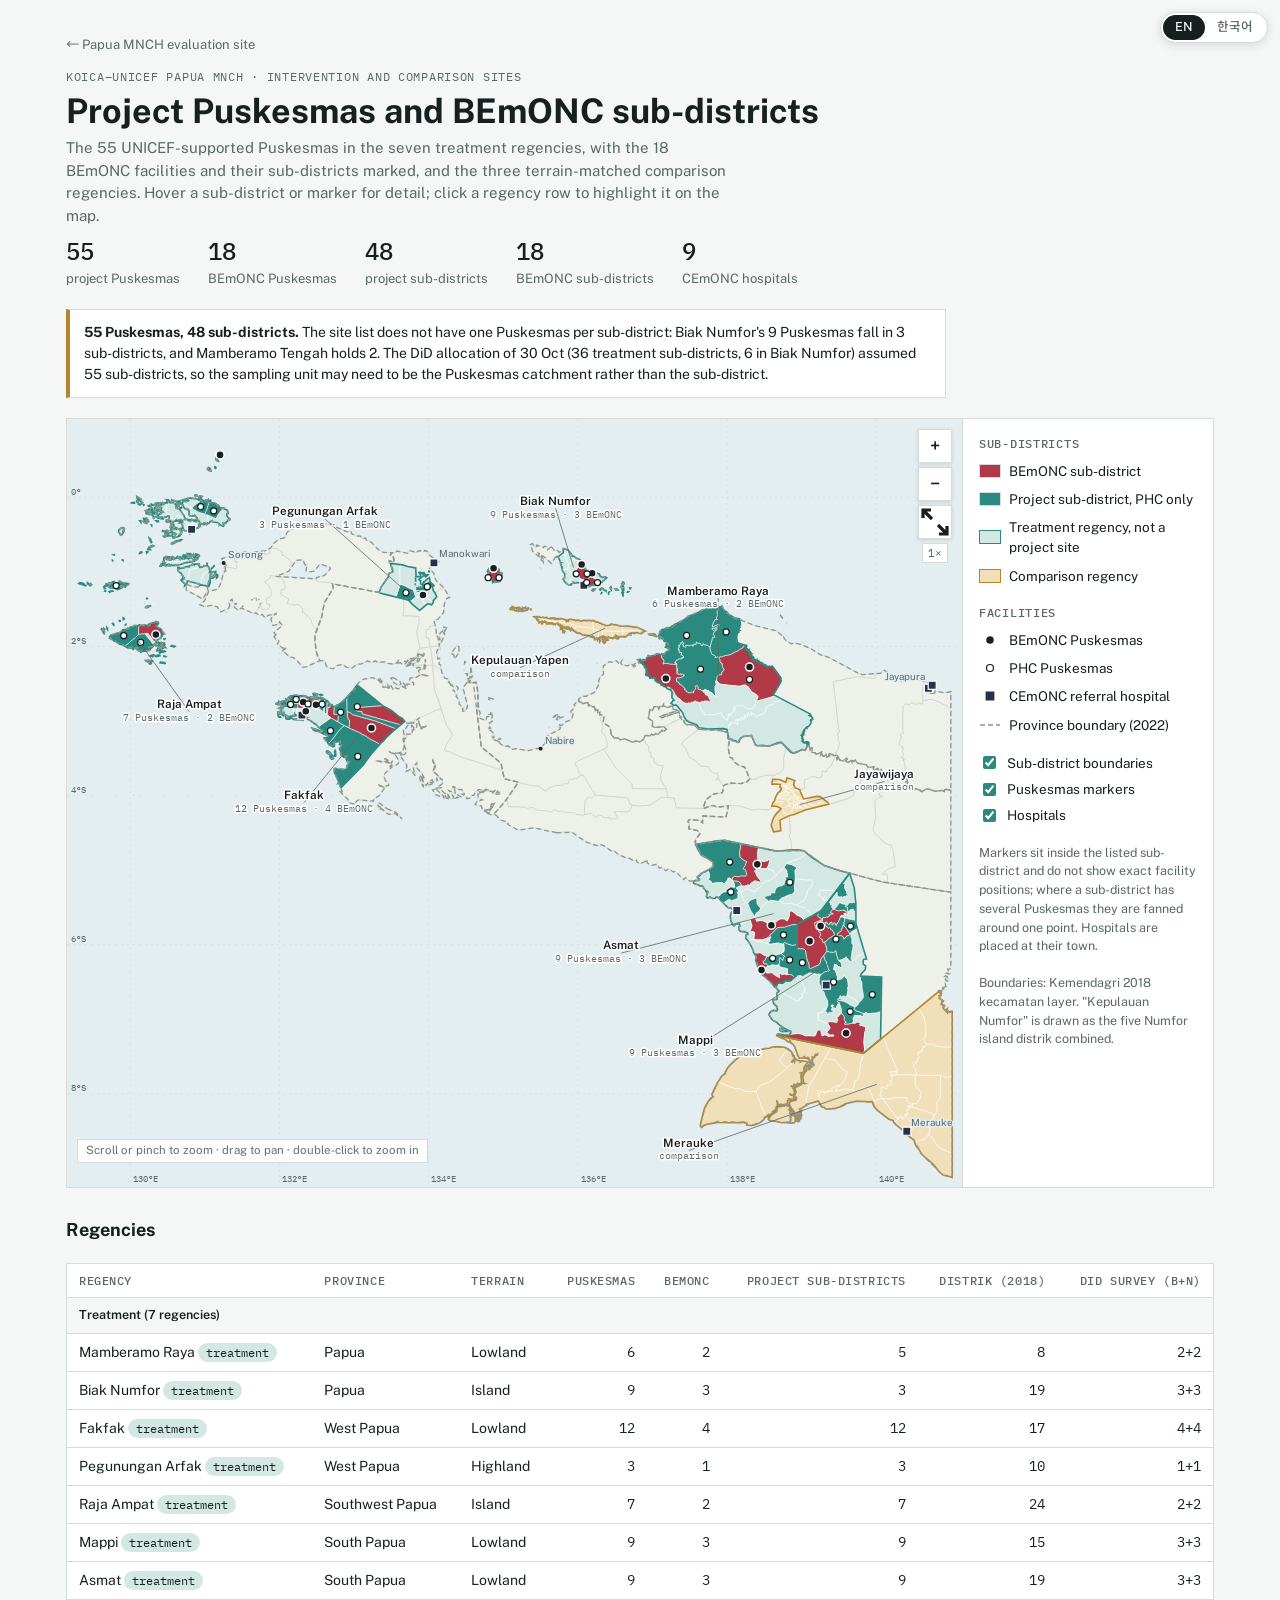
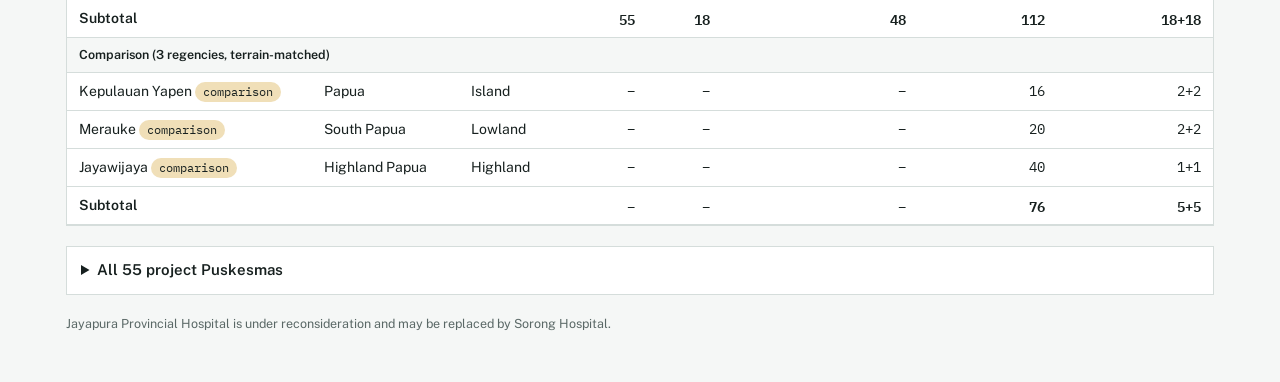
<file: maps/study-sites.html>
<!doctype html>
<html lang="en" data-title-en="Papua MNCH Study Sites" data-title-ko="파푸아 MNCH 조사 대상 지역">
<head>
<meta charset="utf-8">
<meta name="viewport" content="width=device-width, initial-scale=1, viewport-fit=cover">
<meta name="robots" content="noindex, nofollow">
<style>:root{padding-top:env(safe-area-inset-top,0px);padding-bottom:env(safe-area-inset-bottom,0px)}body{margin:0}[hidden]{display:none!important}img{max-width:100%}
.back{font-size:13px;color:var(--muted);text-decoration:none}.back:hover{color:var(--fg);text-decoration:underline}</style>
<title>Papua MNCH Study Sites</title>
<meta name="claude:viewport-fit-sides" content="cover">
<link rel="preconnect" href="https://fonts.googleapis.com">
<link rel="preconnect" href="https://fonts.gstatic.com" crossorigin>
<link rel="stylesheet" href="https://fonts.googleapis.com/css2?family=Public+Sans:wght@400;500;600;700&family=IBM+Plex+Mono:wght@400;500&family=Noto+Sans+KR:wght@400;500;700&display=swap">
<script src="../assets/lang.js"></script>
<link rel="stylesheet" href="../assets/lang.css">
<style>
/* Layout: one wide atlas plate (map + key) over a regency register and a facility list; sea-chart palette.
   Teal = project sub-district, crimson = BEmONC sub-district, ochre = comparison regency */
:root{
  --bg:#f5f7f6; --paper:#ffffff; --fg:#17201f; --muted:#5a6866; --line:#d5dddb;
  --sea:#e4edf0; --land:#eef0ea; --landline:#c9cfc5; --prov:#8d978f;
  --treat:#2a8a80; --treat-soft:#d3e8e3; --kecline:#ffffff;
  --bem:#b23a48; --comp:#b5852b; --comp-soft:#f0dfb8; --hosp:#27324a;
  --f-display:"Public Sans","Noto Sans KR","Helvetica Neue",Arial,sans-serif;
  --f-body:"Public Sans","Noto Sans KR","Helvetica Neue",Arial,sans-serif;
  --f-mono:"IBM Plex Mono", ui-monospace, Menlo, Consolas, monospace;
}
@media (prefers-color-scheme: dark){:root:not([data-theme="light"]){
  --bg:#111817; --paper:#18211f; --fg:#e5ecea; --muted:#9aa9a6; --line:#2c3836;
  --sea:#14222a; --land:#26302d; --landline:#3a4643; --prov:#71807b;
  --treat:#3a9c91; --treat-soft:#23403c; --kecline:#18211f;
  --bem:#d95666; --comp:#d9a84a; --comp-soft:#4f4121; --hosp:#c9d4ee; color-scheme:dark}}
:root[data-theme="dark"]{
  --bg:#111817; --paper:#18211f; --fg:#e5ecea; --muted:#9aa9a6; --line:#2c3836;
  --sea:#14222a; --land:#26302d; --landline:#3a4643; --prov:#71807b;
  --treat:#3a9c91; --treat-soft:#23403c; --kecline:#18211f;
  --bem:#d95666; --comp:#d9a84a; --comp-soft:#4f4121; --hosp:#c9d4ee; color-scheme:dark}
*{box-sizing:border-box}
body{background:var(--bg);color:var(--fg);font-family:var(--f-body);font-size:15px;line-height:1.5}
.wrap{max-width:1180px;margin:0 auto;padding-block:28px 48px;padding-left:max(16px,env(safe-area-inset-left,0px));padding-right:max(16px,env(safe-area-inset-right,0px));display:grid;gap:20px}
header{display:grid;gap:6px}
.eyebrow{font-family:var(--f-mono);font-size:12px;letter-spacing:.06em;text-transform:uppercase;color:var(--muted)}
h1{font-family:var(--f-display);font-weight:700;font-size:clamp(24px,3.2vw,34px);line-height:1.15;margin:0;text-wrap:balance}
h2.sec{font-size:18px;margin:8px 0 0}
.lede{margin:0;max-width:74ch;color:var(--muted)}
.figs{display:flex;flex-wrap:wrap;gap:28px;font-size:13px;color:var(--muted)}
.figs b{display:block;font-family:var(--f-mono);font-weight:500;font-size:24px;color:var(--fg);font-variant-numeric:tabular-nums}
.flag{border:1px solid var(--line);border-left:4px solid var(--comp);background:var(--paper);padding:12px 14px;max-width:880px;font-size:14px}
.plate{background:var(--paper);border:1px solid var(--line);display:grid;grid-template-columns:minmax(0,1fr) 250px}
.mapbox{position:relative;min-width:0;border-right:1px solid var(--line)}
svg{display:block;width:100%;height:auto;background:var(--sea)}
.kab{fill:var(--land);stroke:var(--landline);stroke-width:.6}
.prov{fill:none;stroke:var(--prov);stroke-width:1.3;stroke-dasharray:5 3}
.kec{stroke:var(--kecline);stroke-width:.55;cursor:pointer}
.kec.t{fill:var(--treat-soft)} .kec.c{fill:var(--comp-soft)}
.kec.phc{fill:var(--treat)} .kec.bem{fill:var(--bem)}
.kec:hover,.kec.hl{stroke:var(--fg);stroke-width:1.4}
.kabout{fill:none;stroke-width:1.6;pointer-events:none}
.kabout.t{stroke:var(--treat)} .kabout.c{stroke:var(--comp)}
.hide-kec .kec{stroke:none}
.lbl{font-family:var(--f-body);font-size:13px;font-weight:600;fill:var(--fg);paint-order:stroke;stroke:var(--paper);stroke-width:3.5px;stroke-linejoin:round;pointer-events:none}
.lbl .sub{font-family:var(--f-mono);font-size:11px;font-weight:400;fill:var(--muted)}
.lead{stroke:var(--muted);stroke-width:.8;fill:none}
.city{fill:var(--fg)} .citylbl{font-size:11px;fill:var(--muted);paint-order:stroke;stroke:var(--sea);stroke-width:3px}
.grid text{font-family:var(--f-mono);font-size:10px;fill:var(--muted)}
.grid line{stroke:var(--landline);stroke-width:.4;stroke-dasharray:2 4}
.pk{stroke-width:1.2;cursor:pointer}
.pk.b{fill:var(--fg);stroke:var(--paper);stroke-width:1.5}
.pk.p{fill:var(--paper);stroke:var(--fg)}
.hs{fill:var(--hosp);stroke:var(--paper);stroke-width:1.2;cursor:pointer}
.hide-pk #pks{display:none} .hide-hs #hss{display:none}
.tip{position:absolute;pointer-events:none;background:var(--paper);color:var(--fg);border:1px solid var(--line);box-shadow:0 4px 14px rgba(0,0,0,.14);padding:8px 10px;font-size:13px;max-width:260px;line-height:1.4}
.tip .k{font-family:var(--f-mono);font-size:11px;color:var(--muted);text-transform:uppercase;letter-spacing:.04em}
.tip ul{margin:4px 0 0;padding-left:16px}
aside{padding:16px;display:grid;gap:18px;align-content:start;font-size:13.5px}
aside h2{font-size:12px;font-family:var(--f-mono);font-weight:500;letter-spacing:.06em;text-transform:uppercase;color:var(--muted);margin:0 0 8px}
.key{display:grid;gap:8px}
.key div{display:grid;grid-template-columns:22px 1fr;gap:8px;align-items:center}
.sw{width:22px;height:14px;border:1px solid var(--line)}
.toggles{display:grid;gap:6px}
.toggle{display:flex;gap:8px;align-items:center;cursor:pointer}
.toggle input{accent-color:var(--treat)}
.note{color:var(--muted);font-size:12.5px;margin:0}
.tbl{overflow-x:auto;background:var(--paper);border:1px solid var(--line)}
table{border-collapse:collapse;width:100%;font-size:14px;min-width:680px}
th,td{padding:8px 12px;text-align:left;border-bottom:1px solid var(--line)}
th{font-family:var(--f-mono);font-weight:500;font-size:11.5px;letter-spacing:.05em;text-transform:uppercase;color:var(--muted)}
td.n,th.n{text-align:right;font-variant-numeric:tabular-nums;font-family:var(--f-mono)}
tr.grp td{background:var(--bg);font-weight:600;font-size:12.5px}
tr.tot td{font-weight:600}
tbody tr[data-k]{cursor:pointer}
tbody tr[data-k]:hover td{background:var(--bg)}
.pill{display:inline-block;padding:1px 8px;border-radius:999px;font-size:11.5px;font-family:var(--f-mono);white-space:nowrap}
.pill.t{background:var(--treat-soft);color:var(--fg)} .pill.c{background:var(--comp-soft);color:var(--fg)}
.pill.b{background:var(--bem);color:#fff} .pill.p{border:1px solid var(--line);color:var(--muted)}
details{background:var(--paper);border:1px solid var(--line)}
summary{padding:12px 14px;cursor:pointer;font-weight:600}
details .tbl{border:none;border-top:1px solid var(--line)}
footer{color:var(--muted);font-size:12.5px;max-width:900px;display:grid;gap:4px}
:focus-visible{outline:2px solid var(--treat);outline-offset:2px}
html.ko .eyebrow,html.ko aside h2,html.ko th,html.ko .pill{font-family:var(--f-body);letter-spacing:0;text-transform:none}
html.ko aside h2,html.ko thead th{font-weight:600}
html.ko .lbl .sub{font-family:var(--f-body)}
/* zoom */
#map{touch-action:none;cursor:grab;user-select:none;-webkit-user-select:none}
#map.dragging{cursor:grabbing}
#map:focus-visible{outline-offset:-3px}
.kab,.prov,.kec,.kabout,.lead,.grid line,.pk,.hs{vector-effect:non-scaling-stroke}
.lbl{font-size:calc(13px / var(--k,1));stroke-width:calc(3.5px / var(--k,1))}
.lbl .sub{font-size:calc(11px / var(--k,1))}
.citylbl{font-size:calc(11px / var(--k,1));stroke-width:calc(3px / var(--k,1))}
#map.zoomed .grid text{display:none}
.zoomctl{position:absolute;top:10px;right:10px;display:flex;flex-direction:column;align-items:center;gap:4px}
.zoomctl button{width:34px;height:34px;display:grid;place-items:center;font:600 18px/1 var(--f-body);color:var(--fg);background:var(--paper);border:1px solid var(--line);box-shadow:0 1px 4px rgba(0,0,0,.12);cursor:pointer;padding:0}
.zoomctl button:hover{background:var(--bg)}
#zlvl{font-family:var(--f-mono);font-size:11px;color:var(--muted);background:var(--paper);border:1px solid var(--line);padding:1px 5px;font-variant-numeric:tabular-nums}
.zhint{position:absolute;left:10px;bottom:24px;font-size:11.5px;color:var(--muted);background:var(--paper);border:1px solid var(--line);padding:2px 8px;pointer-events:none;opacity:.92}
tbody tr.sel td{background:var(--treat-soft)}
@media (max-width:560px){.zhint{display:none}}
@media (max-width:820px){.plate{grid-template-columns:1fr}.mapbox{border-right:none;border-bottom:1px solid var(--line)}}
</style>

</head>
<body>
<div class="wrap">
  <header>
    <div class="topbar"><a class="back" href="../"><span class="l-en">← Papua MNCH evaluation site</span><span class="l-ko">← 파푸아 MNCH 평가 사이트</span></a><div class="lang-switch" role="group" aria-label="Language / 언어"><button type="button" data-set="en" aria-pressed="true">EN</button><button type="button" data-set="ko" aria-pressed="false">한국어</button></div></div>
    <div class="eyebrow"><span class="l-en">KOICA–UNICEF Papua MNCH · Intervention and comparison sites</span><span class="l-ko">KOICA–UNICEF 파푸아 MNCH · 심층 성과관리 · 사업 대상지 및 비교군</span></div>
    <h1><span class="l-en">Project Puskesmas and BEmONC sub-districts</span><span class="l-ko">사업 보건소와 BEmONC 소지역</span></h1>
    <p class="lede"><span class="l-en">The 55 UNICEF-supported Puskesmas in the seven treatment regencies, with the 18 BEmONC facilities and their sub-districts marked, and the three terrain-matched comparison regencies. Hover a sub-district or marker for detail; click a regency row to highlight it on the map.</span><span class="l-ko">처치군 7개 군의 UNICEF 지원 보건소(Puskesmas) 55개와 그중 BEmONC 시설 18개 및 해당 소지역, 지형 기준으로 매칭한 비교군 3개 군을 표시함. 소지역이나 표시에 마우스를 올리면 세부 정보가 나타나고, 아래 표에서 군을 누르면 지도에서 해당 군으로 이동함.</span></p>
    <div class="figs">
      <div><b>55</b><span class="l-en">project Puskesmas</span><span class="l-ko">사업 보건소</span></div>
      <div><b>18</b><span class="l-en">BEmONC Puskesmas</span><span class="l-ko">BEmONC 보건소</span></div>
      <div><b>48</b><span class="l-en">project sub-districts</span><span class="l-ko">사업 소지역</span></div>
      <div><b>18</b><span class="l-en">BEmONC sub-districts</span><span class="l-ko">BEmONC 소지역</span></div>
      <div><b>9</b><span class="l-en">CEmONC hospitals</span><span class="l-ko">CEmONC 병원</span></div>
    </div>
  </header>

  <div class="flag"><span class="l-en"><b>55 Puskesmas, 48 sub-districts.</b> The site list does not have one Puskesmas per sub-district: Biak Numfor's 9 Puskesmas fall in 3 sub-districts, and Mamberamo Tengah holds 2. The DiD allocation of 30 Oct (36 treatment sub-districts, 6 in Biak Numfor) assumed 55 sub-districts, so the sampling unit may need to be the Puskesmas catchment rather than the sub-district.</span><span class="l-ko"><b>보건소 55개, 소지역 48개.</b> 사업 대상지 목록상 소지역당 보건소가 1개씩이 아님. Biak Numfor의 보건소 9개는 3개 소지역에 속하고, Mamberamo Tengah에는 2개가 있음. 10월 30일 DiD 표본 배분안(처치 36개 소지역, Biak Numfor 6개)은 55개 소지역을 전제로 하였으므로, 표본 단위를 소지역 대신 보건소 관할구역으로 바꿀 필요가 있을 수 있음.</span></div>

  <div class="plate">
    <div class="mapbox" id="mapbox">
      <svg id="map" role="img" tabindex="0" aria-label="Map of Tanah Papua showing project Puskesmas, BEmONC sub-districts and comparison regencies. Use plus and minus keys to zoom and arrow keys to pan."></svg>
      <div class="zoomctl" role="group" aria-label="Map zoom">
        <button type="button" id="zin" aria-label="Zoom in" title="Zoom in">+</button>
        <button type="button" id="zout" aria-label="Zoom out" title="Zoom out">−</button>
        <button type="button" id="zreset" aria-label="Reset view" title="Reset view"><svg viewBox="0 0 16 16" width="14" height="14" aria-hidden="true" style="background:none"><path d="M2 6V2h4M14 10v4h-4M2 2l4.5 4.5M14 14l-4.5-4.5" fill="none" stroke="currentColor" stroke-width="1.6"/></svg></button>
        <span id="zlvl" aria-live="polite">1×</span>
      </div>
      <div class="zhint"><span class="l-en">Scroll or pinch to zoom · drag to pan · double-click to zoom in</span><span class="l-ko">스크롤·핀치로 확대 · 드래그로 이동 · 더블클릭으로 확대</span></div>
      <div class="tip" id="tip" hidden></div>
    </div>
    <aside>
      <div>
        <h2><span class="l-en">Sub-districts</span><span class="l-ko">소지역</span></h2>
        <div class="key">
          <div><span class="sw" style="background:var(--bem)"></span><span class="l-en">BEmONC sub-district</span><span class="l-ko">BEmONC 소지역</span></div>
          <div><span class="sw" style="background:var(--treat)"></span><span class="l-en">Project sub-district, PHC only</span><span class="l-ko">사업 소지역(일반 보건소만)</span></div>
          <div><span class="sw" style="background:var(--treat-soft);border-color:var(--treat)"></span><span class="l-en">Treatment regency, not a project site</span><span class="l-ko">처치군 내 사업 대상 외 소지역</span></div>
          <div><span class="sw" style="background:var(--comp-soft);border-color:var(--comp)"></span><span class="l-en">Comparison regency</span><span class="l-ko">비교군</span></div>
        </div>
      </div>
      <div>
        <h2><span class="l-en">Facilities</span><span class="l-ko">시설</span></h2>
        <div class="key">
          <div><svg width="22" height="16" viewBox="0 0 22 16" style="background:none"><circle cx="11" cy="8" r="4.5" class="pk b"/></svg><span class="l-en">BEmONC Puskesmas</span><span class="l-ko">BEmONC 보건소</span></div>
          <div><svg width="22" height="16" viewBox="0 0 22 16" style="background:none"><circle cx="11" cy="8" r="3.5" class="pk p"/></svg><span class="l-en">PHC Puskesmas</span><span class="l-ko">일반 보건소(PHC)</span></div>
          <div><svg width="22" height="16" viewBox="0 0 22 16" style="background:none"><rect x="6" y="3" width="10" height="10" class="hs"/></svg><span class="l-en">CEmONC referral hospital</span><span class="l-ko">CEmONC 전원 병원</span></div>
          <div><svg width="22" height="16" viewBox="0 0 22 16" style="background:none"><line x1="1" y1="8" x2="21" y2="8" stroke="var(--prov)" stroke-width="1.5" stroke-dasharray="5 3"/></svg><span class="l-en">Province boundary (2022)</span><span class="l-ko">주 경계(2022)</span></div>
        </div>
      </div>
      <div class="toggles">
        <label class="toggle" for="tKec"><input type="checkbox" id="tKec" checked> <span class="l-en">Sub-district boundaries</span><span class="l-ko">소지역 경계</span></label>
        <label class="toggle" for="tPk"><input type="checkbox" id="tPk" checked> <span class="l-en">Puskesmas markers</span><span class="l-ko">보건소 표시</span></label>
        <label class="toggle" for="tHs"><input type="checkbox" id="tHs" checked> <span class="l-en">Hospitals</span><span class="l-ko">병원</span></label>
      </div>
      <p class="note"><span class="l-en">Markers sit inside the listed sub-district and do not show exact facility positions; where a sub-district has several Puskesmas they are fanned around one point. Hospitals are placed at their town.</span><span class="l-ko">보건소 표시는 해당 소지역 안에 놓았으며 정확한 시설 위치는 아님. 한 소지역에 보건소가 여러 개면 한 지점 주위에 나누어 표시함. 병원은 소재 도시에 표시함.</span></p>
      <p class="note"><span class="l-en">Boundaries: Kemendagri 2018 kecamatan layer. "Kepulauan Numfor" is drawn as the five Numfor island distrik combined.</span><span class="l-ko">경계: 내무부(Kemendagri) 2018년 kecamatan 자료. "Kepulauan Numfor"는 Numfor섬의 5개 distrik을 합쳐 표시함.</span></p>
    </aside>
  </div>

  <h2 class="sec"><span class="l-en">Regencies</span><span class="l-ko">군별 현황</span></h2>
  <div class="tbl">
    <table id="tbl">
      <thead><tr><th><span class="l-en">Regency</span><span class="l-ko">군</span></th><th><span class="l-en">Province</span><span class="l-ko">주</span></th><th><span class="l-en">Terrain</span><span class="l-ko">지형</span></th><th class="n"><span class="l-en">Puskesmas</span><span class="l-ko">보건소</span></th><th class="n">BEmONC</th><th class="n"><span class="l-en">Project sub-districts</span><span class="l-ko">사업 소지역</span></th><th class="n"><span class="l-en">Distrik (2018)</span><span class="l-ko">Distrik 수(2018)</span></th><th class="n"><span class="l-en">DiD survey (B+N)</span><span class="l-ko">DiD 조사(B+N)</span></th></tr></thead>
      <tbody></tbody>
    </table>
  </div>

  <details>
    <summary><span class="l-en">All 55 project Puskesmas</span><span class="l-ko">사업 보건소 55개 전체 목록</span></summary>
    <div class="tbl">
      <table id="ptbl">
        <thead><tr><th><span class="l-en">Province</span><span class="l-ko">주</span></th><th><span class="l-en">Regency</span><span class="l-ko">군</span></th><th><span class="l-en">Sub-district</span><span class="l-ko">소지역</span></th><th><span class="l-en">Puskesmas</span><span class="l-ko">보건소</span></th><th><span class="l-en">Function</span><span class="l-ko">기능</span></th></tr></thead>
        <tbody></tbody>
      </table>
    </div>
  </details>

  <footer>
    <div><span class="l-en">Jayapura Provincial Hospital is under reconsideration and may be replaced by Sorong Hospital.</span><span class="l-ko">Jayapura 주립병원은 재검토 중이며 Sorong 병원으로 대체될 수 있음.</span></div>
  </footer>
</div>

<script>
const DATA = {"W":1000,"H":858,"kab":[{"n":"ASMAT","p":"Papua Selatan","d":"M714.0,527.1L711.0,524.0L711.1,522.5L708.6,521.5L707.4,522.0L705.4,520.7L701.3,519.3L700.0,518.3L700.4,516.4L702.2,515.5L705.3,515.7L706.6,515.0L706.4,513.9L704.3,512.6L704.3,511.4L706.9,510.4L708.6,507.6L713.0,506.0L720.1,501.7L722.1,499.5L722.0,495.3L715.6,490.3L711.5,489.1L708.4,486.7L705.4,481.7L702.3,475.2L726.7,471.4L734.7,470.7L791.1,482.5L797.3,482.6L806.2,481.5L816.6,481.4L823.3,482.3L832.0,489.7L846.2,499.0L863.5,504.7L874.5,507.6L842.4,549.8L816.1,564.4L814.5,622.5L813.9,622.4L813.4,623.3L808.4,627.6L806.5,627.5L805.3,628.0L804.9,627.5L803.5,627.4L802.6,627.6L799.6,630.4L795.8,629.8L794.3,630.4L793.5,630.9L792.9,633.0L790.9,634.7L785.5,628.2L776.0,620.2L772.6,616.3L773.4,614.4L771.7,612.0L769.4,604.1L770.3,601.1L766.8,595.5L766.6,593.4L763.4,586.9L760.8,582.7L758.5,580.6L758.5,577.1L759.0,576.3L760.8,575.7L760.7,574.3L756.7,572.8L752.1,572.4L751.1,571.1L750.5,568.8L750.8,567.0L752.1,566.1L751.4,564.3L748.4,564.1L745.5,565.3L745.1,566.4L743.0,564.5L743.0,562.8L742.3,562.2L741.6,560.3L741.1,555.1L741.8,552.2L742.8,550.6L743.6,550.2L744.5,547.9L742.6,547.2L741.4,546.1L739.0,546.1L738.1,545.7L729.3,536.6L728.5,535.0L727.4,534.7L727.0,533.9L725.4,534.2L724.1,535.4L721.6,535.8L718.2,534.1L716.2,535.4L715.2,535.0L714.3,533.1L716.1,529.0L715.9,528.4L715.2,527.6L714.0,527.1ZM714.6,528.6L714.1,528.2L714.8,527.7L715.6,528.1L714.6,528.6Z"},{"n":"BIAK NUMFOR","p":"Papua","d":"M486.1,176.8L483.2,181.1L483.5,181.5L478.4,182.6L476.1,181.7L475.6,182.3L475.5,180.7L473.8,179.6L474.5,178.1L473.1,178.0L472.8,176.4L470.4,173.5L470.7,172.0L470.2,171.1L470.8,171.3L470.6,170.0L471.7,169.3L470.2,169.3L471.7,166.9L474.5,165.1L475.7,165.1L479.3,165.9L482.6,168.0L483.2,171.0L482.3,172.6L482.2,173.1L482.6,174.3L482.2,174.8L481.5,174.5L480.8,176.3L481.2,177.1L482.5,176.8L482.7,175.7L484.2,174.8L483.7,173.1L485.2,171.8L485.9,171.8L486.3,173.8L485.9,173.9L485.6,176.0L486.1,176.8ZM573.8,183.1L570.9,182.7L567.1,183.3L566.0,182.6L566.1,183.1L565.1,183.7L563.6,184.1L563.0,185.7L560.4,185.3L559.0,184.7L556.4,182.2L554.3,179.0L554.4,178.5L555.9,177.9L556.1,173.0L554.2,170.7L553.1,168.0L553.2,165.5L552.7,165.5L552.1,162.8L551.4,161.9L551.5,160.7L552.1,160.5L551.5,160.3L549.3,155.0L548.2,154.3L546.6,154.4L549.1,153.7L554.5,149.2L554.5,144.7L559.6,146.4L563.3,150.6L564.6,153.4L566.0,153.1L568.6,155.2L573.3,157.3L574.1,158.1L573.8,159.1L575.1,158.9L574.2,162.1L574.8,162.5L575.9,161.4L577.2,163.5L578.5,163.9L579.1,167.6L582.1,170.0L583.5,170.5L584.2,173.7L585.2,174.5L586.7,174.6L588.2,173.5L590.6,173.3L592.3,172.3L595.0,173.3L595.5,175.4L597.8,177.0L598.5,177.2L600.9,176.1L603.1,177.2L602.6,178.2L601.3,178.5L600.4,180.1L597.0,182.6L590.9,185.1L585.2,186.0L583.2,187.5L575.6,185.7L575.0,185.1L575.0,183.9L573.8,183.1ZM483.2,173.1L483.3,173.5L482.7,174.0L482.4,173.2L483.2,173.1ZM483.7,172.7L482.9,172.7L483.4,172.0L483.7,172.7ZM605.9,193.3L605.2,194.2L605.3,196.6L605.0,194.4L605.4,193.4L605.9,193.3ZM597.1,194.7L597.4,193.9L597.8,194.1L597.8,194.3L597.1,194.7ZM602.4,191.6L602.3,192.5L601.5,191.5L601.9,191.6L602.4,191.6ZM589.9,190.1L589.7,190.8L587.9,192.3L586.5,191.5L587.4,190.3L589.9,190.1ZM598.0,189.0L599.3,189.5L599.5,190.6L598.6,189.8L596.8,190.3L595.9,191.2L595.2,190.4L596.9,189.2L598.0,189.0ZM621.2,197.7L620.9,197.4L621.1,196.1L621.5,196.5L621.2,197.7ZM620.5,193.3L621.7,193.8L621.2,196.0L619.9,193.9L620.5,193.3ZM627.4,192.9L626.8,193.5L626.2,193.5L626.5,192.8L627.4,192.9ZM621.6,189.9L622.3,191.1L622.0,191.8L621.2,192.1L620.5,191.6L620.4,190.5L621.6,189.9ZM615.1,190.1L615.8,191.0L614.7,191.2L612.8,190.8L612.5,190.1L615.1,190.1ZM607.8,187.4L608.4,189.3L608.2,190.9L606.7,188.6L607.8,187.4ZM628.9,189.5L628.8,188.7L629.9,188.8L629.6,189.5L628.9,189.5ZM621.6,187.3L622.0,189.3L620.0,189.8L618.9,187.2L620.6,186.6L621.6,187.3ZM622.2,182.6L622.5,183.6L621.5,185.3L620.9,185.3L620.2,184.4L621.0,184.4L620.6,184.1L620.8,182.1L622.2,182.6Z"},{"n":"BOVEN DIGOEL","p":"Papua Selatan","d":"M974.9,639.0L909.0,693.0L910.2,623.6L886.5,622.3L892.0,614.5L892.4,611.4L889.6,609.0L889.6,604.7L893.3,603.5L881.5,563.9L881.4,540.7L879.6,523.8L874.5,507.6L912.3,517.5L987.5,528.7L987.5,614.2L984.0,614.7L984.8,616.1L984.1,617.1L985.6,617.9L983.0,618.3L982.6,619.5L985.9,620.0L982.6,621.8L983.8,622.5L983.5,623.7L981.4,622.2L980.4,623.0L982.4,624.6L981.2,626.4L983.0,626.6L984.1,628.0L981.6,628.4L980.8,629.6L981.6,632.3L980.9,633.4L982.2,634.1L978.3,634.2L978.3,635.5L980.0,635.2L978.3,637.9L977.8,636.8L974.2,638.4L974.9,639.0Z"},{"n":"DEIYAI","p":"Papua Tengah","d":"M626.7,439.0L611.6,438.6L615.5,445.4L614.4,446.6L611.4,447.2L608.0,446.6L606.5,447.4L606.3,445.3L599.3,445.5L598.2,443.5L593.2,442.4L591.6,445.5L585.4,440.7L578.7,442.0L578.0,439.6L578.7,426.3L581.0,423.5L584.2,422.3L586.9,423.1L589.8,420.2L624.8,423.0L627.4,424.3L628.7,429.8L631.7,431.4L629.4,436.6L626.7,439.0Z"},{"n":"DOGIYAI","p":"Papua Tengah","d":"M567.3,439.8L554.8,439.5L552.7,438.1L549.7,438.6L544.7,436.7L541.6,438.8L539.0,439.1L537.2,438.0L524.3,436.9L520.7,434.2L518.0,434.0L515.5,435.7L512.4,433.8L493.0,433.3L491.4,424.6L504.4,405.8L518.9,409.7L526.0,409.8L533.2,415.2L535.8,415.4L537.5,413.1L545.2,409.6L553.4,409.1L555.7,407.4L559.7,407.5L561.3,402.8L570.2,401.5L572.6,398.7L575.5,397.7L577.7,398.8L586.7,414.9L589.8,416.8L589.8,420.2L586.9,423.1L584.2,422.3L581.0,423.5L578.7,426.3L578.0,439.6L578.7,442.0L576.8,443.8L575.0,442.4L569.5,442.2L567.3,439.8ZM666.9,320.5L671.0,322.3L676.4,320.5L677.1,323.9L682.3,325.5L680.3,327.0L662.6,332.3L664.5,333.8L684.0,327.3L684.4,329.3L683.7,329.7L684.9,330.1L684.8,332.3L685.8,331.9L686.2,333.0L685.0,333.2L685.9,334.7L675.9,338.8L671.6,342.3L666.9,344.0L661.6,343.6L656.4,344.6L654.0,343.5L654.4,337.7L649.5,334.3L651.4,329.1L651.2,324.6L654.2,325.6L656.1,321.1L660.0,321.6L661.2,324.0L661.9,321.2L664.9,321.3L664.6,320.0L666.5,318.9L666.9,320.5Z"},{"n":"FAKFAK","p":"Papua Barat","d":"M248.8,335.5L247.0,335.5L247.9,335.0L247.0,334.9L249.3,334.8L248.8,335.5ZM248.1,334.9L248.3,335.0L248.1,334.9ZM248.6,335.0L248.5,335.0L248.6,335.0ZM238.7,333.2L237.5,333.3L235.5,332.2L238.2,332.5L238.7,333.2ZM248.7,333.0L246.3,331.8L247.4,333.7L244.7,334.4L243.8,332.3L244.2,330.8L242.9,330.0L242.4,328.4L241.4,331.4L240.3,330.6L240.1,329.3L239.2,329.7L238.7,328.7L238.1,328.5L237.7,329.3L237.0,328.7L235.9,329.3L236.4,330.5L236.0,331.2L235.3,329.0L236.1,328.4L235.5,327.5L236.5,327.0L239.9,327.1L239.3,325.1L240.6,324.1L235.7,323.2L238.0,322.9L238.1,322.4L238.9,322.7L239.1,321.9L241.5,321.7L241.2,321.2L241.8,321.3L241.8,320.5L242.3,320.7L242.2,320.2L243.2,319.9L242.0,319.6L240.8,318.5L239.3,319.2L235.7,319.2L233.4,318.5L233.5,318.0L236.1,316.7L236.3,317.0L238.3,316.7L239.7,315.6L240.2,316.2L240.8,315.2L241.3,315.6L242.4,315.3L242.3,316.6L243.1,316.8L243.5,316.1L243.0,315.0L243.9,314.6L244.7,314.6L244.5,315.9L245.7,316.5L245.4,315.6L246.5,316.1L246.6,315.2L245.1,314.5L244.9,313.4L245.6,314.0L245.3,313.4L246.2,313.2L247.7,314.8L248.0,314.1L247.5,313.7L248.4,313.2L249.0,313.2L248.6,313.9L249.2,313.6L249.7,314.5L250.0,313.7L250.5,313.9L251.0,313.2L251.6,313.6L251.9,313.3L251.4,312.9L254.1,313.1L254.6,312.6L248.8,311.5L247.7,312.5L246.9,312.3L247.4,311.0L249.1,309.7L251.6,309.1L252.6,309.7L252.6,309.1L253.4,308.7L256.9,308.7L258.4,309.3L264.5,309.1L267.2,309.8L267.9,310.6L269.9,311.3L273.3,310.4L274.1,310.7L274.3,311.4L272.4,312.0L272.5,312.5L275.0,312.8L275.7,313.8L274.0,315.5L275.5,315.3L275.7,314.9L275.2,314.4L276.3,313.3L278.2,313.3L276.4,312.0L278.0,310.8L282.1,311.2L283.2,312.0L284.5,311.6L286.6,312.1L287.4,313.2L289.0,313.5L289.7,314.6L291.0,314.9L290.9,315.5L292.0,316.1L293.3,317.8L293.2,318.4L294.8,319.0L295.6,320.2L296.3,319.5L296.7,320.6L298.4,321.4L299.5,321.4L301.9,319.5L303.5,319.7L303.6,318.8L304.7,318.5L311.6,312.0L318.8,304.1L324.2,297.1L352.7,320.2L362.5,325.6L370.5,332.2L374.5,334.6L377.4,337.9L363.7,349.3L356.8,355.8L353.8,359.5L350.4,362.4L339.2,375.1L331.1,386.5L306.3,411.8L305.2,410.6L304.1,407.3L303.4,406.7L302.8,407.0L303.4,405.9L303.1,403.9L298.9,395.2L298.4,391.0L299.0,390.4L300.3,390.2L301.6,391.1L312.2,391.7L313.0,390.9L312.4,389.3L313.3,386.2L314.6,386.0L316.3,384.3L314.8,383.6L314.2,384.0L313.5,383.6L313.6,383.1L314.8,382.7L312.9,382.3L311.9,380.0L312.2,378.8L311.5,378.5L311.7,377.4L312.7,376.7L310.5,376.7L309.4,377.3L310.4,377.2L310.2,377.6L309.0,377.8L305.8,375.3L306.0,372.0L305.3,370.1L304.5,369.3L304.5,367.9L305.4,366.7L305.8,366.7L306.3,365.1L306.8,365.7L307.1,363.7L308.0,363.6L308.0,362.9L306.9,363.2L305.3,362.4L304.5,361.4L305.2,361.3L304.9,360.5L305.3,359.9L303.3,359.9L303.4,360.4L304.2,360.6L303.3,361.0L302.3,360.3L302.2,359.5L300.4,361.2L298.5,361.3L299.0,363.9L298.6,366.0L297.0,366.2L293.0,364.3L290.7,360.6L291.0,360.1L287.4,357.1L287.3,356.3L291.0,356.2L291.6,355.2L290.9,353.2L290.5,352.8L289.0,353.0L287.5,352.5L287.4,352.0L288.4,351.7L286.2,351.4L285.6,350.4L285.6,351.4L284.1,350.6L283.5,349.8L283.8,348.9L285.6,348.9L284.3,346.9L280.6,344.2L279.9,342.9L277.6,340.7L276.9,340.8L273.8,338.3L272.6,337.9L272.5,337.1L266.8,334.9L266.4,333.9L267.6,333.5L267.1,333.4L266.8,332.4L266.4,332.5L266.8,332.8L266.2,333.5L266.1,332.7L265.1,333.1L263.7,332.4L263.8,331.5L262.6,332.2L257.2,331.1L255.8,331.4L254.8,330.1L254.9,331.5L254.4,332.0L253.3,331.0L252.7,331.1L253.0,331.8L252.4,332.0L250.1,331.9L249.7,332.2L250.3,332.9L248.7,333.0ZM236.7,315.6L237.2,316.5L236.9,316.7L236.4,316.4L236.7,315.6ZM252.8,335.2L258.2,334.8L258.8,335.4L259.7,335.1L259.7,335.6L262.8,335.7L264.2,336.9L257.9,335.6L255.7,336.0L254.7,335.6L252.9,335.8L251.7,334.8L252.3,334.6L252.8,335.2ZM293.4,371.8L294.8,373.4L294.6,374.7L296.5,375.5L297.7,377.3L297.8,379.2L296.9,380.0L295.6,380.1L294.0,378.3L293.7,376.0L294.2,375.1L290.5,373.3L289.7,372.0L290.1,371.1L291.5,370.7L293.4,371.8ZM274.1,345.6L280.6,347.6L282.9,348.9L282.9,349.9L280.6,348.9L277.2,348.5L277.1,348.0L275.6,347.7L274.1,345.6ZM283.3,309.0L282.4,308.0L284.0,307.6L285.4,308.4L284.6,308.9L283.5,308.4L283.3,309.0ZM277.1,306.8L280.0,307.4L279.9,308.7L276.1,309.9L275.3,308.0L276.2,308.0L276.5,308.7L276.6,308.1L275.7,307.1L276.6,307.2L276.4,306.4L276.8,306.3L277.1,306.8ZM299.0,376.0L299.2,374.1L300.0,373.7L300.4,374.7L300.2,376.9L299.5,376.9L299.0,376.0ZM299.0,372.6L298.8,371.6L299.6,370.2L300.3,372.0L299.8,372.8L299.0,372.6ZM304.5,363.7L305.1,362.8L305.2,363.9L304.5,363.7Z"},{"n":"INTAN JAYA","p":"Papua Tengah","d":"M663.0,399.8L664.7,405.7L669.9,413.3L631.4,412.9L631.4,407.8L613.7,390.2L599.5,368.9L603.5,366.8L603.6,361.9L600.5,353.0L597.6,351.2L597.0,348.6L598.8,345.7L598.8,341.9L598.0,342.1L598.3,340.2L595.6,336.3L596.3,333.5L597.7,332.6L596.1,332.1L596.7,330.9L595.5,330.8L595.9,330.1L597.9,330.3L598.8,332.5L600.1,332.7L599.1,338.0L601.2,341.0L607.1,344.6L607.9,352.3L611.4,356.4L615.6,356.4L618.2,358.4L623.0,357.3L624.7,359.0L629.0,359.5L631.8,361.0L635.6,360.7L636.5,359.6L639.8,361.0L644.3,357.6L647.1,363.2L650.0,365.5L650.5,371.9L652.4,372.3L652.8,378.0L656.2,379.3L656.2,383.5L660.8,386.8L666.2,387.3L663.0,399.8Z"},{"n":"JAYAPURA","p":"Papua","d":"M929.7,363.1L933.4,365.7L932.8,367.5L934.5,366.9L935.1,368.2L934.4,369.6L933.4,369.3L934.2,370.2L933.2,371.0L934.7,375.3L932.3,378.1L933.6,378.4L933.4,379.3L934.7,378.7L934.5,380.5L935.8,380.4L935.4,381.9L934.4,381.6L936.3,383.7L935.5,386.0L937.2,389.9L935.6,392.5L933.1,393.3L933.5,394.5L932.7,394.9L934.6,394.4L934.0,396.7L935.2,396.6L936.4,398.0L935.4,399.5L933.5,399.0L930.9,400.3L930.4,399.1L917.8,396.4L912.3,393.9L911.5,394.4L909.6,391.5L907.7,393.5L905.8,390.5L902.9,392.2L900.7,390.8L901.6,388.5L895.1,389.3L892.7,386.1L891.2,386.6L889.4,385.5L887.6,386.2L887.8,384.5L884.6,384.0L883.5,384.8L880.6,380.9L879.4,382.6L877.2,381.6L877.0,383.7L875.9,381.5L872.9,383.7L869.7,382.4L871.9,380.3L871.0,378.9L866.8,382.2L863.0,380.7L862.1,378.1L860.4,380.7L859.8,378.7L861.3,376.8L857.6,373.9L860.5,371.8L860.0,370.7L862.1,368.2L862.2,365.1L863.5,363.1L861.4,358.1L861.9,354.5L860.5,353.1L860.6,351.5L862.2,351.1L863.8,348.6L862.6,348.1L861.9,345.5L856.1,293.4L883.1,287.7L902.8,290.0L902.8,286.8L904.3,284.2L910.0,283.9L911.1,281.7L913.4,280.8L913.8,282.2L915.6,283.2L916.5,282.3L915.8,281.1L916.8,281.1L916.9,285.0L919.9,285.9L921.6,288.2L923.5,289.3L923.3,287.9L925.3,287.6L926.2,289.4L932.2,291.6L932.1,292.9L933.7,291.3L934.8,292.6L935.3,291.6L935.5,290.0L933.9,287.7L933.0,288.2L933.2,287.1L940.3,288.5L942.6,290.2L944.8,289.8L945.6,291.2L947.9,289.8L949.5,291.5L950.8,290.8L950.8,291.7L953.9,292.1L955.3,290.8L957.0,293.2L958.3,293.1L956.2,298.5L956.4,302.8L955.3,305.2L956.8,313.8L955.9,315.7L956.9,317.4L955.9,317.6L956.2,318.3L955.2,318.8L952.0,317.4L947.9,319.1L943.9,316.7L941.4,319.1L936.5,318.4L934.2,321.2L933.9,348.0L934.8,350.6L931.3,352.3L930.7,353.6L932.3,354.9L929.7,363.1Z"},{"n":"JAYAWIJAYA","p":"Papua Pegunungan","d":"M789.4,461.3L786.9,454.3L787.0,452.4L788.2,450.1L788.3,448.2L789.9,444.8L792.5,441.2L798.0,435.3L794.2,433.2L790.8,432.4L787.5,432.6L788.7,428.9L790.3,427.3L791.5,423.1L793.9,418.2L796.2,416.3L798.2,413.5L798.0,412.4L796.5,411.5L797.3,408.2L794.2,407.8L787.6,408.0L788.4,402.9L791.0,402.6L797.0,403.1L802.9,406.1L804.6,400.8L813.1,404.0L812.5,405.1L812.0,409.1L814.1,412.5L816.0,412.8L819.0,414.4L819.2,415.9L822.9,424.5L837.9,421.7L841.4,421.9L849.9,428.2L851.0,430.3L824.8,436.9L812.4,441.9L807.4,443.0L796.6,448.2L797.5,460.1L789.4,461.3Z"},{"n":"KAIMANA","p":"Papua Barat","d":"M351.2,429.7L352.2,432.0L357.4,435.4L367.8,439.6L368.6,441.6L371.9,443.5L374.3,446.9L366.0,440.4L362.2,441.9L359.1,441.7L354.2,437.4L352.7,437.7L351.4,435.5L348.2,436.1L348.0,435.0L350.2,433.8L349.5,432.7L348.1,433.6L347.6,429.0L351.2,429.7ZM395.7,399.0L396.5,404.6L398.5,409.0L398.0,410.7L395.7,407.0L393.3,398.5L393.9,397.5L395.7,399.0ZM367.0,375.7L371.0,381.8L369.8,385.4L362.2,389.3L363.2,386.8L362.3,385.2L363.6,384.6L362.8,383.2L363.7,381.8L362.4,382.6L363.3,384.2L362.1,384.6L361.8,384.0L359.1,383.1L357.1,380.1L354.0,379.8L358.2,382.9L353.4,382.5L350.4,383.3L349.5,382.4L344.6,381.9L350.1,383.6L358.8,383.2L361.6,384.3L362.5,386.6L360.8,388.1L362.1,389.8L359.2,393.7L355.3,395.9L354.1,399.2L355.6,404.1L359.0,406.3L359.6,409.3L353.4,410.9L348.5,409.0L348.6,407.7L348.0,409.8L349.1,409.4L353.7,411.4L355.8,411.0L348.6,421.0L342.8,424.4L342.2,427.1L326.1,425.5L324.1,426.5L322.3,428.5L322.2,430.7L320.1,429.4L317.6,429.5L314.2,428.0L314.1,425.3L307.9,420.3L307.3,417.5L306.5,416.9L306.0,417.8L304.8,415.9L305.6,414.0L307.7,417.0L306.3,411.8L331.1,386.5L339.2,375.1L350.4,362.4L372.5,341.7L377.4,337.9L380.2,338.6L385.0,338.0L392.9,333.8L415.3,324.2L418.6,325.2L423.6,341.1L431.1,352.9L424.0,363.4L421.6,370.3L427.8,372.0L438.6,377.0L486.1,392.2L488.7,402.1L504.4,405.8L487.7,429.6L476.6,441.8L473.4,442.1L468.8,440.0L467.5,438.1L470.8,440.5L477.6,429.7L474.2,430.6L472.7,436.1L466.8,436.8L465.6,437.5L466.1,438.1L464.4,437.5L463.0,432.3L458.2,432.1L456.0,430.7L458.5,427.0L462.3,426.7L464.1,425.5L461.0,425.3L459.6,423.9L459.0,419.2L464.5,417.2L467.6,415.0L475.5,416.5L476.2,419.1L483.0,419.1L482.9,418.0L484.9,416.7L483.9,416.2L480.0,417.5L479.8,416.2L481.7,415.1L477.9,414.9L477.0,416.5L468.0,413.6L465.5,415.5L462.9,413.9L460.2,413.9L458.4,414.6L459.6,415.4L456.3,416.7L454.6,420.5L452.0,420.6L449.7,423.6L446.8,424.3L445.5,422.9L446.2,422.0L441.8,419.3L443.8,419.3L443.9,418.0L440.9,413.9L437.8,414.0L432.1,410.6L430.9,411.1L434.4,413.8L433.0,413.4L434.2,416.2L433.6,417.8L431.1,417.8L426.8,415.2L432.1,422.4L430.6,424.4L428.6,424.4L427.5,421.1L424.6,418.2L424.4,419.2L422.1,418.4L418.0,414.5L418.2,411.9L417.6,412.9L415.5,412.1L414.0,413.2L412.9,412.4L420.4,406.8L419.3,406.5L419.0,402.2L417.6,402.6L416.3,399.8L415.5,399.3L414.4,398.8L413.8,397.8L410.5,395.8L409.1,393.3L410.0,391.9L410.2,389.8L411.7,388.7L411.2,387.4L412.2,386.4L411.2,384.9L409.7,384.6L409.6,382.6L408.6,381.8L409.4,378.9L408.5,381.8L409.6,384.7L411.3,385.0L412.1,386.4L411.1,387.3L411.5,388.7L410.0,389.8L408.9,393.4L410.5,396.0L413.8,397.9L414.4,398.9L415.8,399.7L415.2,401.2L414.0,399.9L412.8,401.5L414.2,403.5L409.6,406.1L407.8,402.9L403.3,406.2L401.2,409.5L399.1,407.4L397.2,402.9L397.6,400.5L399.7,402.2L397.4,399.8L396.6,395.9L391.4,390.7L390.8,384.1L386.6,389.0L389.4,396.9L389.0,398.4L383.8,391.6L378.8,393.7L380.2,388.7L379.7,386.7L373.2,377.7L374.2,377.0L374.3,375.2L376.6,374.9L377.8,374.1L379.4,371.7L376.9,364.4L377.7,364.4L376.8,357.9L378.1,355.7L379.9,355.2L379.6,352.0L385.7,352.1L385.7,347.4L388.4,347.6L390.4,345.3L390.3,340.8L391.2,339.5L396.0,344.8L395.5,345.4L395.5,346.9L395.6,345.9L397.7,346.2L395.6,345.8L396.2,344.8L400.2,344.2L400.4,343.7L401.1,343.5L401.7,342.7L400.3,343.6L400.1,344.1L395.6,343.9L393.2,339.9L393.8,339.1L392.6,334.8L394.1,333.6L392.9,333.9L390.7,337.1L387.6,338.7L387.4,340.0L384.9,339.4L379.1,339.8L384.0,340.2L381.7,341.1L376.9,348.0L375.7,347.7L375.7,351.1L377.3,355.2L375.5,357.2L376.8,366.1L376.4,369.1L374.4,372.1L368.3,373.5L366.6,371.8L367.5,373.6L366.4,374.4L359.7,371.4L360.2,372.6L362.1,372.6L367.0,375.7ZM373.0,373.0L373.7,373.8L372.9,375.6L371.0,373.7L373.0,373.0ZM386.2,342.3L387.5,344.9L387.3,347.0L384.8,344.1L384.9,342.6L386.2,342.3ZM426.2,423.7L423.8,423.7L422.6,420.3L425.7,422.0L426.2,423.7ZM435.8,419.8L438.6,420.4L440.9,422.5L434.6,423.4L436.3,422.1L435.8,419.8ZM412.6,413.7L418.2,418.8L418.3,420.3L421.2,421.9L421.3,423.2L411.3,419.3L410.3,416.1L408.5,414.3L412.6,413.7ZM460.4,415.8L465.3,416.5L461.4,417.5L460.4,415.8ZM406.8,409.8L405.4,409.7L405.1,409.0L407.5,408.3L406.8,409.8ZM404.4,406.0L408.4,406.4L407.8,407.8L404.4,408.6L405.1,407.0L404.4,406.0Z"},{"n":"KEEROM","p":"Papua","d":"M936.4,397.7L934.0,396.7L934.6,394.4L932.7,394.9L933.5,394.5L933.1,393.3L935.6,392.5L937.2,390.1L935.3,385.0L936.3,383.8L934.4,381.6L935.3,382.0L934.9,381.1L935.5,381.1L935.8,380.5L934.5,380.5L934.7,378.7L933.4,379.3L933.6,378.4L932.3,378.1L934.7,375.3L933.2,371.0L934.2,370.2L933.4,369.3L934.4,369.6L935.1,368.2L934.5,366.9L932.8,367.5L933.4,365.7L930.0,364.4L929.7,363.2L932.3,354.9L930.9,353.2L934.8,350.6L933.9,348.0L934.2,321.2L936.5,318.4L941.4,319.1L943.9,316.7L947.9,319.1L952.0,317.4L955.3,318.8L956.9,317.4L955.9,316.2L956.2,313.9L959.5,314.6L963.9,313.0L972.9,315.3L987.5,323.2L987.5,415.1L986.1,413.8L984.8,414.6L982.8,413.7L981.8,414.8L980.6,414.3L980.5,416.4L979.5,415.5L978.1,415.9L978.0,415.0L977.5,415.8L969.9,415.9L968.2,414.6L967.1,415.5L965.0,413.5L960.7,413.1L955.1,416.4L953.1,415.6L953.6,414.6L948.0,414.0L947.3,412.9L945.6,412.9L946.5,414.8L944.9,414.9L944.0,413.4L942.4,413.1L943.3,412.7L942.0,412.9L942.1,411.9L941.4,413.4L938.4,414.0L937.9,412.2L939.0,412.4L938.7,411.0L940.1,408.4L938.9,408.1L939.2,405.7L937.5,405.4L939.0,404.4L937.3,401.7L937.9,399.1L936.1,398.9L936.4,397.7Z"},{"n":"KEPULAUAN YAPEN","p":"Papua","d":"M496.1,213.1L495.1,212.7L495.4,211.6L495.8,210.9L497.0,210.8L497.3,209.4L498.0,210.2L497.6,210.6L498.4,210.3L498.7,210.7L499.1,210.1L500.4,211.7L501.3,210.7L502.4,210.6L502.6,211.5L503.5,210.5L503.9,210.9L505.5,210.4L505.6,211.6L504.8,211.9L504.7,212.4L506.0,213.2L506.7,212.6L506.3,212.0L506.8,211.4L508.0,211.2L508.3,212.0L507.6,212.8L508.4,213.1L508.1,213.7L508.6,214.3L509.1,214.0L509.5,212.2L509.0,211.8L509.3,210.7L510.1,211.1L510.1,211.7L512.3,210.4L512.2,211.4L513.4,212.2L515.4,210.9L515.6,211.1L515.5,211.9L514.5,212.7L514.6,213.3L512.4,214.1L510.7,213.9L508.1,215.0L507.7,214.3L506.7,214.0L506.0,214.6L505.2,214.2L504.6,214.8L504.5,214.0L503.0,214.0L503.0,213.5L502.4,213.4L502.2,214.5L501.5,214.0L500.6,214.2L498.9,212.8L498.3,213.2L497.7,212.5L496.1,213.1ZM518.3,213.0L517.7,212.5L518.4,212.3L518.3,213.0ZM592.6,246.9L591.6,244.7L590.2,245.5L590.0,246.6L589.4,246.5L589.7,244.5L589.0,243.7L588.1,244.1L587.9,243.1L587.4,243.3L587.3,242.9L588.0,242.8L587.3,242.6L587.3,242.1L586.7,243.8L586.2,243.5L586.8,243.1L586.6,243.0L586.8,243.0L587.0,242.7L587.0,242.5L585.2,243.7L583.1,242.0L580.7,241.9L579.2,241.1L576.8,241.7L572.9,239.1L572.3,239.5L569.0,238.9L568.4,237.7L567.1,237.3L566.5,236.3L565.8,236.8L565.6,235.9L564.5,234.6L563.9,234.8L563.5,233.7L562.5,234.2L563.6,235.6L562.5,236.5L561.8,234.4L561.4,234.4L561.1,233.3L559.9,232.5L558.5,232.7L559.1,233.6L560.2,233.9L559.6,234.8L559.0,234.8L558.0,233.0L556.8,234.3L556.3,233.5L556.6,233.1L555.8,232.9L555.9,232.1L553.1,232.3L552.8,233.1L551.6,232.6L551.0,233.2L551.5,231.8L552.2,232.3L552.2,231.2L553.5,231.6L553.3,230.8L551.8,230.6L550.9,229.7L550.6,231.1L550.2,231.0L548.8,229.9L548.5,228.2L547.7,228.8L547.0,228.3L545.6,228.8L545.4,229.7L545.0,229.1L543.6,229.7L543.0,228.5L542.6,229.1L541.4,228.7L542.2,228.0L541.8,227.8L540.9,227.8L539.9,228.9L538.5,228.9L539.7,228.1L538.1,227.6L536.0,227.5L535.7,228.1L535.5,227.0L535.0,227.2L533.6,226.0L532.9,227.2L530.7,228.1L531.5,226.5L531.0,225.9L529.8,227.1L530.3,228.1L528.6,227.0L527.0,227.5L527.0,226.6L526.7,226.3L527.2,225.8L526.4,225.3L526.5,224.1L525.8,223.6L524.9,224.4L524.4,223.5L524.5,221.9L522.2,221.5L521.7,221.0L527.0,220.7L528.7,221.5L531.2,221.8L531.5,221.4L533.0,222.0L535.9,221.7L537.3,222.6L539.7,223.0L541.0,223.0L542.0,222.4L542.8,222.8L544.9,222.5L545.2,223.7L546.1,223.5L545.8,222.9L547.5,223.0L548.2,223.8L549.0,223.7L549.2,223.0L553.0,223.0L556.5,224.4L558.1,224.1L557.2,224.6L557.6,225.3L557.2,225.7L558.2,225.2L558.4,226.1L558.8,225.4L560.0,225.9L560.0,224.5L562.4,223.8L566.5,224.6L567.0,224.3L568.3,225.4L569.3,224.7L570.5,225.3L571.4,224.7L575.2,225.8L577.3,225.0L581.6,225.3L582.7,224.9L586.1,225.5L587.8,224.9L590.0,226.6L594.2,227.4L595.0,228.1L596.3,228.1L597.9,229.5L600.1,229.6L601.6,230.6L605.0,230.8L607.4,230.0L608.0,229.0L610.1,229.7L612.2,229.6L619.6,231.6L626.6,231.4L630.4,231.8L634.9,233.1L636.6,232.5L646.1,236.9L643.7,237.6L643.3,238.7L642.1,239.0L641.6,239.8L638.7,239.3L637.6,238.6L635.8,238.7L634.2,239.7L630.7,238.8L628.9,239.5L630.2,240.3L629.7,241.1L628.2,241.0L628.1,240.3L626.5,241.8L625.5,242.1L625.0,243.1L623.2,243.6L622.4,242.7L615.5,243.3L613.4,241.6L612.7,241.6L612.7,242.3L615.4,244.3L615.1,244.6L615.7,245.2L616.5,245.0L616.4,245.5L615.6,245.8L614.7,245.3L613.9,245.5L612.5,244.1L612.1,244.6L611.4,244.1L610.0,244.5L609.8,245.4L608.3,244.4L607.2,244.9L605.3,243.6L604.8,244.4L604.1,244.2L604.0,244.8L603.2,243.6L601.8,244.4L600.9,243.2L599.6,243.0L599.4,242.5L597.6,243.3L596.9,242.7L595.7,243.3L595.1,244.3L593.8,244.4L593.5,245.2L593.0,245.2L592.6,246.9ZM555.2,236.2L555.6,237.1L556.3,237.5L555.7,238.8L553.9,238.6L554.1,236.6L555.2,236.2ZM553.2,234.1L553.5,235.1L551.3,235.2L551.7,234.2L553.2,234.1ZM555.2,232.6L554.8,233.4L553.5,233.3L554.8,232.4L555.2,232.6ZM598.6,246.3L599.3,247.5L599.3,246.9L599.7,247.2L600.6,246.3L600.3,247.3L600.7,247.2L600.9,247.9L600.5,249.0L601.1,248.5L601.6,249.4L601.2,250.0L600.5,249.9L600.9,251.1L598.4,248.8L598.4,248.2L599.4,248.6L597.9,246.6L598.6,246.3ZM594.2,244.8L595.0,244.7L594.6,245.5L595.4,245.7L595.1,247.1L595.9,247.8L595.2,249.1L594.6,245.8L594.1,245.5L594.2,244.8ZM603.7,246.2L604.8,247.0L604.1,247.5L603.0,247.4L603.5,246.8L603.2,247.0L602.7,247.0L603.4,246.7L603.7,246.2ZM598.6,245.4L598.7,246.0L597.9,246.0L597.9,245.2L598.6,245.4ZM601.0,244.6L601.9,245.7L600.7,246.1L601.0,244.6ZM599.5,243.9L599.9,243.5L600.4,243.8L600.0,244.1L599.5,243.9ZM658.5,243.3L653.5,241.3L653.0,241.7L650.4,241.0L650.0,240.5L656.6,240.1L658.9,242.8L658.5,243.3Z"},{"n":"KOTA JAYAPURA","p":"Papua","d":"M987.5,323.2L972.9,315.3L965.0,313.1L957.0,314.4L955.3,305.2L956.4,302.8L956.2,298.5L958.6,293.8L964.2,295.1L966.5,298.7L965.1,297.3L964.6,298.7L963.1,299.1L964.0,299.8L963.3,301.9L963.9,303.5L962.6,303.1L963.0,302.7L962.8,301.7L961.9,302.0L962.6,303.1L961.3,305.3L963.0,305.6L962.3,306.0L963.0,306.5L965.7,306.4L963.4,303.8L967.8,306.5L969.7,305.9L969.1,304.9L969.9,303.8L980.5,306.1L981.3,305.1L987.5,304.5L987.5,323.2Z"},{"n":"KOTA SORONG","p":"Papua Barat Daya","d":"M171.7,161.2L171.2,162.1L169.6,162.3L170.6,161.3L171.7,161.2ZM174.8,158.4L172.9,156.0L173.5,155.5L187.4,152.2L187.3,154.8L188.2,155.5L186.5,156.1L187.9,158.1L187.2,158.9L190.6,159.4L188.8,159.9L190.3,166.2L187.9,167.1L176.7,165.3L176.7,164.0L179.2,164.0L178.0,162.2L174.4,160.6L174.8,158.4ZM188.5,159.9L188.6,159.8L188.5,159.9Z"},{"n":"LANNY JAYA","p":"Papua Pegunungan","d":"M743.4,432.0L726.3,433.8L722.2,431.8L715.8,432.9L710.7,435.2L713.7,425.6L715.5,423.8L722.0,419.1L732.3,417.6L733.2,416.2L733.5,409.7L738.3,407.5L753.0,407.3L760.0,405.3L762.9,401.9L770.3,402.8L771.4,400.3L776.9,399.5L779.6,398.0L788.3,397.7L787.6,408.0L797.3,408.2L796.5,411.5L798.2,413.5L793.9,418.2L785.9,436.1L765.0,436.8L750.9,432.3L743.4,432.0Z"},{"n":"MAMBERAMO RAYA","p":"Papua","d":"M668.9,254.5L670.5,255.3L670.6,255.8L668.6,255.0L668.9,254.5ZM670.5,251.4L669.6,251.6L669.9,250.7L670.5,251.4ZM662.3,242.4L663.5,243.9L662.0,245.4L661.5,244.8L661.4,242.3L662.3,242.4ZM789.3,308.0L830.1,329.4L830.6,329.9L829.4,331.2L830.3,331.2L830.5,331.9L831.3,331.4L832.9,333.9L832.5,334.1L832.6,334.9L831.9,335.0L832.7,335.3L832.0,335.5L832.5,335.5L832.4,336.1L831.9,336.1L832.2,336.8L831.9,337.1L830.9,336.2L830.6,336.7L831.4,337.2L831.1,340.1L828.5,343.7L827.0,343.9L826.8,345.2L826.4,344.6L825.9,344.9L824.6,346.5L824.1,348.3L823.4,347.8L823.3,348.6L823.0,348.0L823.6,349.3L822.2,349.7L822.8,350.2L822.4,351.1L822.7,351.3L822.1,351.6L822.7,351.9L822.1,352.1L822.7,352.3L822.2,352.7L822.6,353.0L820.9,353.6L821.4,353.9L821.0,354.9L821.3,355.6L821.5,355.4L821.1,356.8L822.0,356.7L821.6,357.7L822.6,358.6L822.2,359.0L822.6,358.9L822.1,360.3L822.5,361.2L823.6,361.0L824.0,362.0L824.9,361.9L825.7,360.5L826.8,360.4L828.2,360.9L829.0,362.1L829.0,363.2L827.8,363.4L827.8,361.5L827.0,361.4L826.4,362.2L827.2,365.5L824.8,370.2L821.3,369.3L815.0,372.5L811.2,373.3L808.7,372.3L798.3,361.3L794.8,361.6L784.4,365.6L776.6,364.6L771.4,365.0L769.2,364.0L764.8,353.7L755.4,354.8L751.9,357.2L751.0,360.7L749.6,361.4L748.6,361.1L748.2,360.2L746.7,359.4L743.8,359.4L743.0,357.9L741.5,357.6L740.9,358.0L738.8,357.1L738.3,356.2L739.1,355.6L739.1,354.1L738.1,352.9L738.3,350.5L736.2,349.6L737.8,348.4L737.5,346.8L733.4,346.0L716.8,346.4L706.5,345.0L705.4,344.5L703.8,341.9L694.5,338.3L692.0,336.6L689.4,332.6L688.0,328.3L682.5,321.6L680.3,319.4L676.8,320.3L676.8,318.9L674.9,317.6L677.4,314.2L678.1,314.1L675.9,311.3L675.9,307.3L676.5,306.8L676.0,306.3L675.9,304.7L675.3,304.5L675.3,303.4L673.9,302.4L674.2,302.1L672.8,302.3L670.3,301.1L670.1,300.5L668.1,299.1L666.6,298.8L665.6,297.3L664.6,297.6L663.5,297.0L663.4,295.8L661.4,294.4L660.6,294.2L660.4,294.6L659.5,294.2L658.2,292.3L657.2,292.5L657.0,291.5L657.5,291.0L657.1,290.9L656.6,288.9L655.8,289.5L654.7,289.2L654.4,289.6L652.9,289.0L652.0,289.7L651.2,289.6L651.4,288.8L649.8,287.2L646.9,286.3L646.5,285.8L646.7,284.3L647.1,283.9L648.4,284.3L648.1,283.4L649.0,283.1L648.9,282.4L647.9,282.1L647.6,282.4L647.1,281.8L647.0,280.8L648.0,279.2L646.1,278.7L646.2,277.8L647.0,277.9L646.0,276.2L645.8,276.6L645.3,276.3L645.5,276.7L645.1,276.8L645.0,275.4L644.0,274.8L643.6,273.5L643.1,273.7L642.8,272.6L640.7,272.5L640.8,272.0L639.6,271.1L639.4,269.7L638.1,268.9L640.6,268.6L640.6,270.5L643.7,268.8L646.5,269.1L646.8,269.0L647.9,266.7L649.5,265.8L649.0,264.9L649.4,264.3L652.2,265.2L657.4,263.6L657.7,262.9L659.0,262.4L661.7,262.6L662.7,263.4L664.2,263.2L664.5,262.5L667.0,262.8L668.8,260.7L669.8,260.8L670.5,259.7L671.2,259.9L673.4,258.5L673.4,257.7L672.1,257.4L671.8,256.2L670.0,254.2L670.0,253.2L671.5,253.3L672.1,252.8L672.1,252.4L670.3,250.8L670.2,249.7L669.4,248.9L667.2,248.5L666.1,245.7L664.4,245.3L664.3,244.2L661.6,241.8L662.3,237.5L664.5,235.5L665.7,235.1L666.8,235.5L667.9,234.4L671.1,233.1L674.3,233.4L674.7,232.2L680.0,229.0L681.1,229.3L682.0,228.1L687.6,225.5L693.7,221.3L693.9,220.6L703.1,217.2L711.0,212.9L714.5,212.0L715.8,212.3L716.1,210.6L718.9,211.0L720.7,210.0L724.0,209.3L728.4,209.5L729.3,210.2L731.8,209.0L733.7,213.2L734.7,213.8L734.9,215.1L736.7,215.2L740.3,219.0L745.8,222.1L751.7,223.4L751.5,225.1L752.5,227.6L751.1,227.7L751.7,228.6L751.0,228.4L750.9,229.3L752.1,230.4L751.3,230.9L752.0,232.9L750.4,235.2L750.6,236.1L751.3,236.3L750.5,236.6L750.7,238.0L749.8,238.0L750.1,238.6L749.5,238.8L748.4,242.0L748.2,244.8L748.9,249.2L750.0,250.4L756.8,252.5L757.5,253.5L758.4,252.8L758.6,253.2L757.9,253.5L758.4,254.1L758.6,253.3L759.1,253.2L758.8,253.9L759.4,254.2L758.9,255.5L759.3,256.3L758.6,256.1L758.2,257.1L759.2,257.0L758.6,257.8L759.3,257.7L759.6,258.4L761.5,257.9L761.0,258.6L761.4,259.5L761.9,258.8L763.4,259.9L763.0,260.6L761.9,260.9L762.1,261.3L763.0,261.0L762.9,261.9L764.0,261.5L763.7,262.3L764.6,262.4L763.9,262.8L764.7,263.4L763.5,264.1L764.7,264.0L764.4,264.9L765.3,264.7L766.2,265.4L765.2,265.1L765.6,265.8L766.4,265.6L766.8,266.0L766.2,266.2L766.2,267.0L767.4,267.3L767.5,267.7L766.7,267.3L766.8,268.1L766.0,267.9L766.5,269.0L767.2,268.3L767.2,269.1L767.8,268.7L768.5,270.0L769.3,268.9L770.4,270.1L770.9,269.1L771.1,270.1L772.1,270.0L771.5,270.8L772.3,271.5L772.6,270.6L773.4,270.8L772.9,271.4L773.4,271.1L774.2,271.7L774.5,271.2L774.2,272.1L775.6,272.2L775.4,272.7L776.1,272.3L776.9,272.6L777.3,273.1L776.8,272.8L776.7,273.4L780.6,274.7L780.5,275.8L781.9,276.5L782.9,276.2L784.2,276.7L785.0,276.3L785.7,277.0L787.4,276.0L788.2,276.2L797.8,289.4L797.6,290.7L798.1,292.3L797.5,292.9L797.6,294.0L789.3,308.0ZM672.0,252.6L670.5,252.0L670.7,251.7L672.0,252.6Z"},{"n":"MAMBERAMO TENGAH","p":"Papua Pegunungan","d":"M819.0,414.4L814.1,412.5L812.0,409.1L813.1,404.0L806.1,401.3L804.6,400.8L802.9,406.1L797.0,403.1L788.4,402.9L788.3,397.7L791.8,397.7L792.5,396.5L795.5,396.1L800.8,391.0L800.6,379.6L803.5,366.4L808.7,372.3L811.2,373.3L821.3,369.3L824.8,370.2L827.2,365.5L829.2,364.9L830.2,369.9L831.3,369.5L831.5,367.1L832.5,367.6L833.2,370.0L832.3,372.4L834.8,373.4L836.0,372.8L837.0,374.8L843.0,372.2L843.5,373.1L841.7,373.6L842.1,375.4L843.4,374.1L844.1,376.5L846.4,376.7L848.2,374.7L849.0,377.9L852.5,376.1L851.0,374.9L852.0,373.7L856.3,374.7L857.2,376.1L858.9,375.8L855.4,384.6L853.5,388.0L848.8,392.2L848.3,394.6L843.9,393.3L843.8,399.8L841.2,400.9L833.3,399.5L826.2,402.9L824.5,402.4L823.7,407.7L824.8,412.3L819.0,414.4Z"},{"n":"MANOKWARI","p":"Papua Barat","d":"M405.0,177.3L399.0,182.6L398.4,182.1L396.9,185.5L395.3,184.2L395.3,180.7L393.3,179.3L399.0,174.6L400.7,176.4L403.4,174.1L400.1,173.7L398.9,171.7L398.0,171.7L397.9,173.5L394.6,171.2L393.3,171.5L394.0,173.0L395.2,172.7L395.0,175.9L389.5,176.7L389.6,166.4L374.9,163.0L360.0,161.1L360.1,158.3L365.3,160.3L365.7,158.1L365.5,156.5L364.5,156.3L364.6,153.9L361.1,152.0L363.2,149.5L368.2,149.0L368.4,147.5L380.8,150.1L382.5,147.4L387.1,147.9L388.6,149.8L393.9,147.0L398.6,148.6L399.7,147.0L402.0,147.5L405.0,152.3L407.6,154.4L411.1,155.3L415.6,159.5L414.2,160.9L413.2,160.0L411.6,160.7L409.9,159.1L409.9,160.5L408.4,159.9L408.7,162.2L407.4,162.6L407.8,164.6L405.9,164.9L405.0,167.1L410.1,172.6L410.3,176.6L412.4,179.0L413.0,181.4L419.7,186.8L411.4,194.9L408.3,188.2L410.1,186.0L405.7,182.0L405.0,177.3ZM401.9,167.4L401.1,167.3L401.5,167.7L401.9,167.4ZM404.6,170.7L404.4,169.9L404.2,170.6L404.6,170.7ZM421.1,189.5L418.8,190.3L419.0,189.0L420.4,187.6L421.1,189.5ZM412.8,161.7L413.1,164.4L412.0,161.7L412.8,161.7Z"},{"n":"MANOKWARI SELATAN","p":"Papua Barat","d":"M411.7,230.7L404.8,232.0L404.5,235.1L401.2,235.5L401.6,244.6L404.4,244.7L405.7,254.6L394.4,256.1L390.5,238.1L393.2,228.5L393.0,220.6L375.2,219.8L376.3,213.4L376.1,201.2L382.6,203.3L394.1,213.8L403.3,206.0L407.5,207.6L409.2,205.1L409.3,203.0L413.1,198.6L411.4,194.9L420.0,187.0L418.8,190.3L421.1,189.5L427.4,199.8L426.2,199.2L424.7,200.2L422.1,204.7L420.7,208.7L421.8,212.5L420.7,216.5L420.0,216.1L420.0,217.3L414.2,223.9L410.0,225.3L411.7,230.7Z"},{"n":"MAPPI","p":"Papua Selatan","d":"M889.9,708.7L793.1,688.7L794.0,687.1L801.1,688.3L806.9,688.0L808.8,685.9L808.7,684.0L801.2,680.8L795.2,676.3L792.9,674.0L788.8,671.9L787.2,670.5L784.2,665.4L785.9,662.5L789.7,660.5L791.8,661.4L793.1,661.1L793.9,659.8L793.1,657.9L793.6,656.9L790.4,654.1L788.4,650.4L788.9,648.8L790.5,648.3L792.1,648.7L793.6,647.9L793.0,642.1L793.6,640.9L795.4,639.7L795.4,638.6L793.8,637.6L792.7,635.4L791.7,635.4L790.9,634.7L792.9,633.0L793.5,630.9L795.8,629.8L799.6,630.4L802.6,627.6L803.5,627.4L804.9,627.5L805.3,628.0L806.5,627.5L808.4,627.6L813.4,623.3L813.9,622.4L814.5,622.5L816.1,564.4L842.4,549.8L874.5,507.6L879.6,523.8L881.4,540.7L881.5,563.9L893.3,603.5L890.4,603.7L889.6,604.7L889.6,609.0L892.4,611.4L892.0,614.5L891.5,615.8L887.5,619.9L886.5,622.3L910.2,623.6L909.0,693.0L889.9,708.7ZM804.6,684.2L802.7,684.2L802.4,683.4L803.3,683.3L804.6,684.2ZM797.5,680.7L800.6,682.8L801.7,684.5L799.4,684.7L797.2,683.9L796.4,682.1L796.8,680.8L797.5,680.7Z"},{"n":"MAYBRAT","p":"Papua Barat Daya","d":"M254.3,207.8L246.0,206.5L247.6,201.0L238.6,196.1L239.3,192.5L238.6,191.0L243.5,189.6L243.3,185.0L239.6,176.5L252.7,176.4L275.2,178.2L278.1,178.7L279.6,181.4L293.8,183.0L296.6,184.2L297.7,186.2L297.5,189.1L287.5,205.4L284.8,220.3L278.9,235.9L274.0,229.5L272.0,223.1L264.3,216.1L263.0,216.5L263.1,211.5L257.2,207.0L254.3,207.8Z"},{"n":"MERAUKE","p":"Papua Selatan","d":"M812.5,778.3L813.7,778.9L813.9,779.9L813.7,784.1L812.9,786.0L809.8,786.7L804.5,786.2L807.4,786.3L808.1,785.8L807.6,785.3L808.0,785.6L808.2,785.5L808.6,783.4L808.6,780.5L808.5,780.4L808.3,780.3L808.2,779.9L808.7,779.5L808.7,778.5L810.1,777.8L811.7,778.5L812.5,778.3ZM785.0,779.7L784.6,781.0L783.7,781.3L784.5,779.0L786.3,778.6L785.0,779.7ZM811.9,776.6L812.6,777.6L812.0,778.3L808.8,776.6L810.7,776.9L811.9,776.6ZM808.0,775.6L809.0,776.4L808.8,776.6L808.3,776.2L808.0,775.6ZM806.1,766.5L805.1,766.9L805.0,767.5L806.1,766.6L807.7,769.3L807.9,771.7L807.9,771.4L807.8,771.3L807.0,771.4L807.1,771.3L807.1,771.1L806.9,771.4L807.8,771.4L807.9,771.8L807.9,775.9L810.0,777.8L808.7,778.4L808.5,779.6L808.1,779.6L807.7,779.4L807.2,779.3L807.7,779.4L808.1,779.6L808.3,779.7L808.2,779.9L808.2,780.0L808.3,780.3L808.5,780.4L808.4,784.4L808.1,785.5L807.8,785.2L807.5,785.3L808.0,785.8L807.3,786.2L804.0,785.8L798.4,786.3L793.5,784.9L787.4,784.4L784.8,783.8L784.2,783.2L783.6,781.9L784.8,781.0L785.0,779.9L786.2,778.9L786.4,778.6L786.3,778.3L792.8,773.8L794.1,768.3L796.7,768.4L801.1,767.3L801.0,767.5L801.9,768.5L801.1,767.5L801.7,766.9L805.4,765.7L806.1,766.5ZM810.7,776.8L808.2,775.2L808.4,771.3L811.4,774.1L811.8,776.4L810.7,776.8ZM791.2,773.2L792.1,772.5L792.2,772.6L791.8,773.6L791.3,773.8L791.2,773.2ZM796.5,767.9L795.5,767.0L797.1,767.6L796.5,767.9ZM781.8,779.6L780.1,780.2L780.1,779.7L780.0,780.3L779.1,780.6L779.2,781.6L778.4,783.0L774.4,786.2L768.8,788.4L764.5,789.4L759.6,789.1L759.4,786.7L758.8,786.9L756.1,785.7L753.2,786.3L743.9,786.4L728.4,786.1L727.2,785.8L727.0,785.2L725.6,786.2L715.5,788.0L712.2,789.3L711.8,789.0L709.2,791.5L708.4,791.0L707.5,789.4L711.1,774.0L713.0,768.5L714.1,767.8L713.7,767.4L714.3,766.2L717.0,761.8L718.1,760.9L718.1,760.0L718.6,759.6L719.2,759.9L719.3,758.8L722.1,757.4L720.9,756.1L720.8,754.2L721.6,752.2L722.1,752.0L722.0,751.3L722.7,750.9L722.3,750.5L722.5,749.9L723.7,747.9L724.3,747.8L723.9,747.1L725.9,744.1L726.6,741.9L731.4,734.4L734.0,732.1L735.0,731.9L735.5,729.3L739.3,723.5L743.9,718.8L744.7,718.7L745.9,716.8L749.8,713.7L755.5,710.2L761.5,707.5L767.8,705.5L784.5,703.0L789.6,701.5L791.2,701.6L790.8,701.9L793.6,701.3L799.6,701.7L802.4,702.3L806.1,704.1L806.1,704.6L806.8,704.6L809.6,707.3L811.0,710.2L810.8,710.5L811.1,710.7L810.9,710.7L810.8,710.8L810.8,711.0L811.1,710.7L810.8,710.5L811.1,710.4L812.7,713.3L814.7,715.4L813.9,715.2L813.3,715.4L812.8,714.6L812.6,714.6L812.6,715.8L812.9,716.5L812.2,717.1L811.6,717.1L811.1,716.7L810.9,716.7L810.3,717.4L810.3,717.9L809.9,718.0L809.7,718.3L809.7,718.5L810.2,719.1L810.2,719.3L810.2,719.2L809.7,718.3L809.9,718.1L810.2,718.0L810.4,717.9L811.0,716.7L811.5,717.1L812.3,717.3L812.7,717.2L813.0,717.5L812.7,717.8L813.0,718.4L813.1,718.4L813.2,718.3L813.3,718.1L813.5,718.2L813.4,718.1L813.2,718.1L813.1,718.3L813.0,717.5L812.7,717.2L812.3,717.2L813.0,716.5L812.7,714.7L813.3,715.5L814.0,715.3L817.0,716.8L819.6,717.3L819.4,717.9L819.5,718.3L819.6,718.4L820.2,717.8L819.5,718.3L819.7,717.3L822.7,717.3L827.2,718.1L828.1,718.7L824.3,723.2L823.3,725.1L823.6,728.1L822.8,729.3L821.3,731.2L820.9,731.0L820.9,731.3L820.5,730.8L820.2,730.9L819.9,731.3L819.8,731.2L820.0,731.0L820.0,730.8L819.9,730.7L819.2,730.8L819.9,730.7L819.8,731.2L820.1,731.3L820.5,730.8L820.9,731.3L820.8,731.4L820.6,731.3L820.4,731.3L820.4,731.5L820.6,731.6L820.7,731.6L820.9,731.4L821.0,731.0L821.2,731.3L820.0,734.2L820.8,739.9L820.4,741.6L819.3,742.6L815.9,743.5L816.1,743.3L815.9,743.1L816.1,742.9L816.1,742.8L815.8,743.1L815.9,743.6L813.3,745.0L813.2,744.7L813.5,744.7L813.6,744.6L813.6,744.4L813.0,744.4L812.6,744.4L812.6,744.2L812.3,743.9L812.0,744.0L812.1,743.7L812.4,743.4L812.4,743.3L811.9,743.2L812.4,743.3L812.0,743.7L812.0,744.0L812.6,744.5L813.6,744.6L813.2,744.6L812.3,745.9L812.2,745.5L812.0,745.4L811.9,745.5L811.7,746.1L811.9,746.5L810.7,745.6L808.6,745.4L810.7,745.7L811.8,746.6L811.9,746.5L811.8,745.9L812.2,745.6L811.7,748.0L811.6,747.8L811.4,747.8L811.3,747.6L811.1,747.6L811.1,747.5L810.9,747.5L810.9,747.8L810.2,748.0L810.1,748.0L810.9,747.8L811.1,747.5L811.1,747.7L811.2,747.7L811.6,747.8L811.5,748.1L811.6,748.2L811.7,748.0L812.7,751.6L812.7,753.6L812.0,755.1L811.5,755.2L811.0,755.6L809.4,755.0L808.8,755.2L808.6,755.0L808.1,755.0L808.0,754.7L807.7,754.3L807.8,754.0L807.7,753.7L807.7,754.3L808.1,755.0L808.8,755.2L809.4,755.0L809.9,755.5L811.1,755.6L811.8,755.3L811.7,757.6L813.6,759.3L813.6,760.5L807.0,759.9L807.4,760.3L805.1,761.7L805.1,762.0L805.4,761.8L805.1,763.5L804.3,765.5L800.4,766.0L798.8,767.0L797.3,766.4L797.9,765.7L797.9,765.6L797.8,765.6L797.2,766.3L797.3,766.5L794.3,766.4L794.1,765.6L794.3,765.7L794.4,765.7L794.5,765.7L794.1,765.6L794.3,765.2L794.0,763.6L793.6,762.5L793.4,762.4L794.2,765.2L794.0,765.5L794.1,766.0L794.0,766.0L794.4,766.5L792.5,768.7L791.9,771.2L788.8,775.0L781.8,779.6ZM818.2,784.2L818.1,784.8L817.0,785.1L814.7,784.3L814.1,782.9L814.2,781.6L814.7,781.2L818.2,784.2ZM816.7,781.7L819.1,782.2L817.7,782.8L816.9,782.6L815.1,780.6L816.7,781.7ZM820.7,778.3L820.1,780.4L818.7,781.6L816.8,781.5L817.1,781.1L816.6,781.3L815.5,780.2L815.5,779.6L817.0,778.8L818.3,778.5L818.3,778.7L818.3,778.8L818.7,779.0L818.8,779.0L818.3,778.6L818.8,778.5L819.1,778.2L820.7,778.3ZM820.7,778.2L819.2,778.1L819.1,777.3L820.4,776.2L820.7,777.4L820.7,778.2ZM820.3,773.3L819.9,774.7L820.4,776.1L819.0,777.2L819.1,778.1L816.8,778.8L816.7,778.3L816.8,777.7L816.7,777.4L816.6,778.1L816.7,778.9L815.3,779.4L814.6,777.3L815.4,777.3L816.3,776.2L816.9,776.6L816.4,776.1L817.6,775.7L818.4,774.1L819.7,773.7L820.3,773.3ZM839.5,762.1L828.5,765.4L826.4,765.5L826.0,766.1L826.7,766.4L826.5,766.9L823.1,768.6L819.9,771.0L818.4,771.2L819.1,772.4L820.3,773.2L818.4,774.1L818.0,774.6L817.9,774.6L817.8,774.5L817.7,774.5L817.8,775.4L816.8,774.8L816.6,774.7L816.5,774.7L816.1,775.1L816.7,774.7L817.7,775.6L816.3,776.1L816.8,775.6L816.7,775.7L815.9,776.4L815.3,777.2L814.3,777.2L813.5,776.6L812.5,773.9L808.8,769.6L808.3,768.1L808.8,768.1L808.3,768.0L807.0,765.4L807.3,763.2L809.3,761.6L814.0,761.1L814.8,759.9L814.9,758.6L815.3,758.6L815.6,758.3L814.9,758.6L814.8,759.2L814.5,758.5L814.4,758.4L814.7,758.3L814.5,758.1L814.7,758.1L814.7,758.0L814.4,758.1L814.6,758.2L814.4,758.4L814.5,758.6L812.8,756.7L814.4,752.2L814.3,750.7L813.3,748.5L813.6,747.5L814.6,746.3L819.9,743.8L822.3,742.0L824.5,742.7L824.8,742.6L822.4,741.9L822.9,740.0L822.0,734.6L825.5,728.3L826.2,728.4L826.5,727.7L826.8,727.9L827.1,727.9L826.5,727.7L826.1,728.4L825.5,728.1L826.0,724.4L826.9,723.0L829.7,720.9L830.5,722.0L829.8,722.5L830.0,723.3L830.0,723.4L829.9,723.3L829.8,723.4L829.9,723.5L829.6,723.3L829.3,723.6L829.9,723.5L829.9,723.3L830.3,724.7L829.4,724.7L828.4,725.2L828.5,726.5L828.0,726.3L828.6,726.8L829.0,726.8L828.4,725.3L829.3,724.8L831.2,725.8L830.2,724.9L830.6,724.8L830.7,724.3L831.3,724.4L831.7,724.1L830.7,724.2L830.5,724.8L830.0,722.6L830.6,722.0L830.8,722.2L831.1,722.5L831.7,722.3L831.5,723.0L831.5,723.1L831.8,723.2L831.9,722.1L832.5,721.6L832.1,721.7L831.8,722.2L830.8,722.2L829.9,720.8L830.9,720.1L830.2,720.4L829.9,720.3L830.0,718.5L830.2,718.9L831.1,719.6L830.2,718.3L831.2,718.0L831.9,717.4L832.1,717.8L832.8,718.2L832.7,718.5L832.2,718.5L832.0,718.9L831.9,719.2L832.3,719.9L832.5,720.0L833.6,719.9L833.6,720.4L833.7,720.9L834.0,721.2L834.3,721.3L834.3,721.7L834.4,721.7L833.7,719.9L833.0,719.7L832.4,719.9L832.0,719.3L832.9,718.4L832.9,717.8L832.8,717.5L832.9,717.6L833.0,717.7L832.9,717.6L832.9,717.4L832.8,717.4L832.7,718.0L832.0,717.6L832.1,715.7L832.3,715.4L833.0,715.4L833.4,715.0L833.1,713.6L833.8,714.2L834.1,714.1L834.1,713.4L835.3,712.9L835.8,711.9L835.7,711.0L838.7,710.8L837.2,710.5L837.4,710.5L837.4,710.3L837.5,710.4L837.9,710.2L838.1,709.9L836.6,710.6L836.0,710.4L835.5,711.1L835.3,712.9L834.0,713.3L833.8,713.8L832.8,712.6L833.3,714.9L832.1,715.4L831.9,717.1L830.0,718.2L829.5,716.3L827.9,714.8L828.1,714.2L828.0,713.9L827.9,713.6L828.4,713.7L828.5,713.7L828.6,713.5L828.4,713.7L828.3,713.5L827.9,713.5L827.9,713.6L827.7,714.4L828.0,714.9L823.7,713.7L823.9,713.3L823.5,713.1L823.8,713.1L823.9,712.9L823.9,712.8L823.5,713.1L823.6,713.7L818.1,714.2L816.4,711.2L813.1,701.3L810.0,697.6L806.9,696.0L807.6,695.6L807.7,695.4L807.7,694.8L808.5,695.7L808.6,695.7L808.8,695.0L808.5,695.7L808.2,695.2L807.7,694.7L807.6,695.5L806.7,696.1L805.3,695.6L801.5,692.5L801.8,692.8L795.0,690.2L793.1,688.7L889.9,708.7L974.9,639.0L977.1,639.3L977.0,640.0L975.4,641.0L976.9,641.9L975.8,642.7L976.7,643.7L976.4,644.2L974.6,644.3L975.2,646.4L974.6,647.4L977.6,648.8L978.4,650.1L979.2,650.3L978.6,651.2L977.3,651.6L977.3,652.8L976.6,653.6L977.9,654.4L978.1,655.3L979.8,654.7L980.5,655.5L980.6,656.4L978.8,657.8L980.5,660.3L982.6,660.3L983.6,659.0L983.5,660.1L982.4,661.7L983.7,663.5L984.2,662.2L984.9,661.7L986.6,662.9L987.3,662.7L987.5,661.7L989.1,661.7L989.1,847.5L982.1,845.3L979.1,845.0L973.8,840.2L968.1,833.1L963.5,828.8L959.4,825.7L954.4,820.7L952.5,817.0L948.3,811.5L946.1,805.4L942.4,803.0L936.7,797.8L933.8,793.7L931.8,793.1L925.9,788.3L923.3,785.3L923.1,783.8L918.3,782.3L905.6,772.6L901.9,768.5L900.8,766.5L900.4,763.6L899.3,762.7L894.4,763.2L890.9,762.6L880.3,762.3L879.7,762.9L869.5,765.0L869.2,765.5L869.6,765.8L869.2,766.2L863.2,769.0L862.2,768.7L858.9,770.3L849.2,771.3L847.2,770.6L845.9,769.1L844.0,768.9L842.2,767.2L839.5,762.1ZM813.8,745.6L814.9,744.5L816.0,744.4L813.8,745.6Z"},{"n":"MIMIKA","p":"Papua Tengah","d":"M588.2,475.7L580.1,472.6L578.6,470.8L573.9,469.0L567.5,464.9L566.5,463.0L562.9,461.4L553.3,461.2L547.4,462.3L521.6,456.9L504.1,459.4L492.7,453.1L493.6,453.1L492.9,452.0L490.9,452.1L489.3,449.6L488.5,450.0L483.8,447.8L480.1,443.1L476.7,441.8L491.4,424.6L493.0,433.3L512.4,433.8L515.5,435.7L517.9,434.0L520.7,434.2L524.3,436.9L537.2,438.0L539.0,439.1L541.6,438.8L544.7,436.7L549.7,438.6L552.7,438.1L555.3,439.6L567.3,439.8L569.5,442.2L575.0,442.4L576.7,443.8L578.7,442.0L585.4,440.7L591.6,445.5L593.4,442.5L598.2,443.5L599.3,445.5L606.3,445.3L606.5,447.4L608.0,446.6L614.4,446.7L615.5,445.4L611.6,438.6L626.7,439.0L629.4,436.6L631.7,431.4L639.5,432.4L651.8,431.3L664.5,422.6L678.4,423.5L680.9,434.3L710.7,435.2L715.8,432.9L722.2,431.8L726.3,433.8L739.0,432.2L739.1,435.8L736.4,444.7L710.4,443.6L710.1,449.5L710.1,451.1L706.6,448.5L695.3,447.8L693.7,449.7L695.7,452.3L694.7,454.0L694.6,457.7L704.4,459.9L707.4,463.1L702.4,469.5L701.6,472.1L708.4,486.7L711.5,489.1L715.6,490.3L722.0,495.3L722.1,499.5L720.1,501.7L708.6,507.6L706.9,510.4L704.3,511.4L704.7,513.1L706.8,514.4L705.3,515.7L700.4,516.4L697.6,515.3L695.6,516.3L691.2,512.3L689.1,514.6L684.6,511.2L679.7,505.2L677.6,506.1L672.1,502.6L669.1,504.8L664.4,501.0L661.8,502.0L659.0,499.1L659.0,497.4L652.2,499.1L647.9,495.5L648.3,493.2L647.9,492.2L647.3,492.4L647.0,493.5L645.1,494.7L640.0,497.0L639.9,496.6L636.7,494.8L636.5,492.9L632.7,493.5L628.8,490.9L627.3,491.4L624.4,490.3L615.9,486.5L611.4,482.4L607.8,482.4L600.4,477.0L596.8,475.7L596.2,476.0L595.4,477.0L589.3,475.1L588.2,475.7ZM470.9,440.3L465.6,437.5L472.7,436.1L474.2,430.6L477.6,429.7L470.9,440.3ZM696.6,518.4L696.9,519.1L696.5,519.0L696.5,520.6L695.6,519.4L696.6,518.4Z"},{"n":"NABIRE","p":"Papua Tengah","d":"M545.2,409.6L537.5,413.1L535.8,415.4L534.1,415.4L526.0,409.8L518.9,409.7L488.7,402.1L487.3,398.9L484.9,384.5L462.8,366.3L457.7,324.4L458.6,323.4L457.5,323.2L454.0,294.7L457.0,294.2L458.5,298.7L459.4,305.3L458.9,318.4L460.0,321.4L459.3,322.9L459.9,326.3L461.8,328.8L460.6,330.9L462.0,332.9L461.6,334.7L465.8,336.7L468.3,336.7L469.0,332.6L470.6,333.4L472.4,332.5L471.1,331.8L471.2,330.1L473.5,330.3L473.4,327.3L474.3,328.6L475.2,328.0L474.3,332.6L475.0,333.7L473.5,334.9L475.2,337.6L471.9,339.4L471.7,342.7L472.4,343.1L473.2,345.3L471.9,344.3L472.1,347.5L470.8,348.4L473.5,347.9L476.0,350.7L476.2,352.7L474.9,353.5L475.1,354.7L475.9,356.4L476.9,354.7L477.1,356.3L475.9,358.3L482.0,360.1L480.6,357.8L483.8,357.9L483.3,356.1L484.2,356.3L484.4,358.1L483.5,358.2L482.9,361.2L485.2,363.8L488.4,365.8L493.3,365.4L496.9,369.3L501.4,368.4L515.5,370.5L521.9,368.1L525.1,369.1L529.5,367.2L534.0,362.5L534.7,359.8L533.7,359.4L535.2,357.0L536.1,357.1L537.2,353.7L540.9,351.1L545.4,350.2L550.6,346.7L551.5,344.8L548.3,343.7L548.6,342.9L550.6,341.7L552.0,342.6L553.8,341.9L555.6,340.7L556.4,338.6L559.4,337.6L559.4,336.9L560.8,336.8L560.9,336.3L561.9,336.7L562.0,336.6L561.9,335.4L562.9,335.7L563.4,335.4L563.6,334.5L564.3,334.5L565.4,329.6L564.6,327.8L563.4,328.7L563.3,327.4L563.0,326.5L566.3,323.4L567.6,320.6L566.5,319.1L568.7,317.9L571.9,314.0L572.4,316.4L574.5,316.1L575.5,318.0L582.1,316.8L581.7,318.5L583.0,318.7L582.3,319.7L582.9,320.6L583.0,319.4L584.4,320.8L586.1,320.3L586.0,321.6L586.6,320.6L588.9,321.3L589.9,322.7L589.3,323.6L590.4,323.5L589.9,324.3L591.9,324.3L591.2,324.6L590.8,325.7L593.0,325.0L593.0,328.0L594.2,326.6L594.1,327.8L595.5,327.6L594.9,330.1L597.7,332.6L596.3,333.5L595.6,336.3L598.3,340.2L598.0,342.1L598.8,341.9L598.8,345.7L597.0,348.7L597.6,351.2L600.5,353.0L602.4,357.1L603.6,361.9L603.5,366.8L567.7,384.2L568.7,387.5L570.9,389.9L572.1,395.1L575.5,397.7L572.6,398.7L570.2,401.5L561.3,402.8L559.7,407.5L555.7,407.4L553.4,409.1L545.2,409.6ZM473.7,339.4L474.5,340.9L474.3,341.6L473.4,341.0L473.7,339.4ZM471.5,311.2L476.1,312.9L474.1,314.5L471.0,313.2L471.5,311.2ZM539.7,344.0L538.6,345.5L538.3,343.4L539.7,344.0ZM543.9,332.9L545.0,331.3L548.9,330.3L547.3,331.6L543.9,332.9ZM547.8,336.0L546.5,334.4L548.0,334.1L548.4,332.6L554.7,332.7L549.6,334.2L550.6,334.6L547.8,336.0ZM553.9,340.4L553.3,341.4L553.6,341.2L553.9,341.3L551.9,342.3L551.7,341.3L553.9,340.4Z"},{"n":"NDUGA","p":"Papua Pegunungan","d":"M791.1,482.5L734.7,470.7L702.3,475.2L701.6,472.1L702.4,469.5L707.4,463.1L704.4,459.9L694.6,457.7L694.7,454.0L695.7,452.3L693.7,449.7L695.3,447.8L706.6,448.5L710.1,451.1L710.4,443.6L736.4,444.6L739.1,435.7L739.0,432.1L750.9,432.1L765.0,436.8L772.1,435.9L783.7,436.8L785.9,436.1L787.5,432.6L790.8,432.4L798.0,435.3L792.5,441.2L788.3,448.2L786.9,454.3L789.4,461.3L797.5,460.1L796.6,448.2L807.4,443.0L808.3,462.5L807.0,467.2L808.9,470.8L809.9,481.5L791.1,482.5Z"},{"n":"PANIAI","p":"Papua Tengah","d":"M589.8,420.2L589.8,416.8L586.7,414.9L577.7,398.8L572.3,395.4L570.9,389.9L567.6,384.6L571.0,382.1L599.5,368.9L613.7,390.2L631.4,407.8L631.4,412.9L669.9,413.3L671.2,422.8L664.5,422.6L651.8,431.3L639.5,432.4L631.7,431.4L628.7,429.8L627.4,424.3L624.8,423.0L589.8,420.2Z"},{"n":"PEGUNUNGAN ARFAK","p":"Papua Barat","d":"M403.1,206.3L394.1,213.8L385.3,206.5L382.6,203.3L380.9,202.3L354.3,195.7L348.7,193.8L351.4,187.1L358.8,176.7L359.9,172.4L363.9,170.7L363.9,168.7L361.5,161.5L374.9,163.0L380.6,164.8L389.6,166.4L390.0,175.3L389.5,176.7L389.7,176.1L395.0,175.9L395.2,172.7L394.0,173.0L393.3,171.5L394.6,171.2L395.0,172.2L396.4,171.9L397.9,173.5L398.0,171.7L398.9,171.7L400.1,173.7L403.4,174.1L400.7,176.4L399.0,174.6L393.3,179.3L395.3,180.7L394.9,181.7L395.3,184.2L397.3,185.7L398.4,182.1L399.0,182.6L401.0,179.9L405.0,177.3L405.7,182.0L410.1,186.0L408.4,187.6L408.4,188.6L409.2,191.5L411.7,195.2L413.1,198.6L409.3,203.0L409.2,205.1L407.5,207.6L403.1,206.3ZM389.3,178.3L389.6,179.6L389.4,177.3L389.3,178.3ZM389.6,179.6L389.6,181.4L389.5,181.6L389.6,179.6ZM389.0,183.7L389.1,185.2L389.1,185.3L389.0,183.7ZM389.5,186.7L389.4,186.1L389.5,186.7ZM392.2,187.0L392.1,187.0L392.2,187.0ZM393.2,187.2L392.7,187.1L393.2,187.2ZM393.8,187.4L395.4,187.7L393.8,187.4ZM396.3,187.6L396.1,187.6L396.3,187.6ZM396.7,187.3L396.6,187.4L396.7,187.3ZM396.7,187.1L396.7,187.3L396.7,187.1ZM396.8,186.7L396.8,186.8L396.8,186.7ZM397.0,186.6L397.2,186.5L396.9,186.6L397.0,186.6ZM398.1,186.2L398.6,186.0L398.7,186.0L398.1,186.2ZM399.1,185.9L398.7,186.0L399.1,185.9ZM400.1,185.4L399.6,185.7L400.1,185.4ZM400.3,185.3L401.0,184.9L401.4,184.5L400.3,185.3ZM402.7,183.7L402.4,183.9L402.0,184.1L402.4,183.9L402.7,183.7ZM403.0,183.5L403.7,183.2L403.0,183.6L403.0,183.5ZM404.4,182.6L404.8,182.3L403.7,183.2L404.4,182.6ZM405.4,182.0L405.2,182.1L405.4,182.0ZM404.4,169.9L404.9,170.1L404.6,170.7L404.2,170.6L404.4,169.9Z"},{"n":"PEGUNUNGAN BINTANG","p":"Papua Pegunungan","d":"M987.5,528.7L916.4,518.3L916.9,509.7L915.2,508.4L913.2,509.2L910.5,508.7L918.0,502.4L925.1,500.2L923.1,482.9L920.9,476.8L912.9,473.3L902.8,463.2L900.6,458.8L903.6,443.9L902.5,427.9L903.4,425.6L907.3,422.7L911.9,422.2L907.0,419.8L907.6,418.2L909.4,415.7L912.2,416.7L912.8,413.2L916.3,411.7L915.2,408.2L916.9,407.6L917.6,405.4L915.4,401.3L917.6,401.2L915.2,400.0L915.9,398.8L914.4,397.1L916.0,395.4L930.4,399.1L930.9,400.3L937.5,398.7L938.2,400.5L937.3,401.7L939.0,404.4L937.5,405.4L939.2,405.7L938.9,408.1L940.1,408.4L938.7,411.0L939.0,412.4L937.9,412.2L938.4,414.0L941.4,413.4L942.1,411.9L942.0,412.9L943.3,412.7L942.4,413.1L944.0,413.4L944.9,414.9L946.5,414.8L945.6,412.9L947.3,412.9L948.0,414.0L953.6,414.6L953.1,415.6L955.1,416.4L960.7,413.1L965.0,413.5L967.1,415.5L968.2,414.6L969.9,415.9L977.5,415.8L978.0,415.0L978.1,415.9L979.5,415.5L980.5,416.4L980.6,414.3L981.8,414.8L982.8,413.7L984.8,414.6L986.1,413.8L987.5,415.1L987.5,528.7Z"},{"n":"PUNCAK","p":"Papua Tengah","d":"M680.9,434.3L678.4,423.5L671.2,422.8L670.0,413.5L663.7,403.2L663.2,397.6L666.2,387.3L660.8,386.8L656.2,383.5L656.2,379.3L652.8,378.0L652.4,372.3L650.5,371.9L650.0,365.5L647.1,363.2L644.3,357.6L645.8,355.4L645.8,353.5L646.2,354.5L647.9,353.0L648.0,353.8L649.1,353.1L651.4,354.0L653.3,352.0L653.8,352.8L654.8,352.1L654.6,353.3L657.7,352.7L657.9,351.5L660.1,352.5L664.8,347.7L665.4,348.8L668.8,348.0L669.8,346.4L666.8,344.0L686.1,334.5L689.4,337.0L689.2,338.1L690.2,338.1L689.2,338.6L690.8,339.6L690.6,340.9L697.6,342.4L700.7,341.8L705.6,346.8L690.5,358.6L686.3,363.1L690.9,367.2L695.5,378.0L701.8,381.5L705.5,385.6L708.6,387.7L716.3,388.4L719.8,393.6L722.3,395.4L724.4,396.0L728.1,394.6L729.1,404.1L733.5,409.7L733.2,416.2L732.3,417.6L722.0,419.1L717.3,421.9L713.7,425.6L710.7,435.2L680.9,434.3Z"},{"n":"PUNCAK JAYA","p":"Papua Tengah","d":"M730.7,407.1L728.7,402.8L724.8,403.3L724.8,402.6L728.5,401.8L728.4,400.0L727.1,400.4L726.7,395.3L724.4,396.0L722.3,395.4L719.8,393.6L716.3,388.4L708.6,387.7L701.8,381.5L695.5,378.0L690.9,367.2L686.3,363.1L690.5,358.6L705.6,346.8L727.7,347.2L733.6,348.1L738.3,350.5L739.1,355.6L738.3,356.2L740.2,357.7L740.5,359.7L739.2,361.8L738.7,367.1L740.6,378.0L743.2,378.9L744.6,382.6L751.5,387.5L757.2,388.9L762.9,401.9L760.0,405.3L753.0,407.3L741.7,407.0L733.5,409.7L730.7,407.1Z"},{"n":"RAJA AMPAT","p":"Papua Barat Daya","d":"M96.3,254.0L95.4,254.6L94.8,254.1L95.2,255.2L94.6,255.3L92.9,254.2L93.5,255.6L91.5,255.0L93.5,256.6L92.7,257.0L92.8,257.8L92.0,258.6L85.4,259.6L85.2,259.3L85.9,259.2L84.3,258.6L80.6,259.3L79.8,258.1L79.3,258.4L78.4,258.0L78.4,257.5L79.9,257.2L78.1,256.7L78.6,255.6L76.9,255.8L76.3,256.4L75.4,256.1L75.5,255.5L74.9,256.3L74.9,255.4L73.9,256.4L73.7,255.2L73.0,256.2L72.8,255.8L71.6,256.2L71.3,255.9L72.3,254.9L69.5,255.7L69.9,254.9L69.1,255.2L69.4,254.5L69.1,254.4L67.5,255.5L66.1,254.9L66.0,253.6L64.3,253.7L62.7,252.5L58.9,251.7L55.5,249.2L55.3,248.6L53.0,248.3L50.5,246.0L48.0,245.2L48.9,244.7L47.7,244.3L47.4,243.3L49.4,241.2L52.8,240.5L54.5,239.7L55.2,240.6L55.0,239.9L55.8,239.3L59.2,238.5L61.3,237.1L62.3,235.6L66.4,235.0L67.8,233.8L68.9,234.2L70.9,232.4L73.1,232.1L75.3,230.7L78.6,231.2L80.9,229.8L81.6,230.5L87.0,230.2L92.0,231.1L93.0,230.2L92.8,229.2L93.3,228.5L98.2,227.5L99.6,226.2L102.0,227.0L102.4,227.7L101.3,230.2L100.0,230.5L99.7,231.2L101.7,233.6L102.8,233.6L105.5,235.3L105.9,237.2L108.7,240.0L107.3,240.2L106.5,242.2L104.9,241.9L105.0,242.6L104.4,242.8L105.5,243.6L104.7,245.1L103.2,244.8L102.1,246.1L101.7,245.8L98.8,247.5L99.9,247.7L100.4,248.5L101.2,248.3L101.3,249.2L100.6,249.9L101.1,250.0L101.7,249.4L101.9,249.9L102.6,249.6L103.6,250.1L105.1,250.3L105.4,249.5L106.8,250.1L105.7,252.6L107.2,250.5L107.9,250.4L107.4,250.9L107.4,252.4L106.1,253.1L105.1,253.0L104.6,252.3L104.9,251.7L102.7,252.5L105.2,253.8L105.4,254.9L106.4,254.4L106.7,255.3L106.9,254.5L107.3,255.1L107.8,254.5L109.2,254.4L110.0,255.3L108.6,255.0L107.8,256.1L106.9,255.7L106.1,256.3L105.9,255.7L105.8,256.3L104.5,256.2L103.3,257.2L101.9,256.7L101.1,257.4L101.3,256.4L102.7,256.1L103.6,255.4L103.0,254.9L102.2,255.2L101.8,253.9L98.9,253.1L98.8,252.5L97.7,252.6L97.9,251.7L99.1,251.8L98.8,251.2L99.7,250.4L99.4,250.2L97.7,251.3L96.3,254.0ZM40.7,234.5L42.0,237.5L41.8,239.9L41.2,239.8L40.4,238.3L40.6,237.2L40.0,237.5L39.5,236.6L40.2,236.3L40.7,234.5ZM39.5,236.1L38.3,235.1L38.8,234.4L39.8,235.3L39.5,236.1ZM42.0,235.4L41.5,235.1L41.6,234.4L42.2,234.9L42.0,235.4ZM45.3,235.4L44.7,234.7L44.6,233.1L45.2,233.9L45.3,235.4ZM65.2,229.6L65.9,229.4L65.9,229.6L65.2,230.1L65.2,229.6ZM51.9,229.0L52.5,230.0L52.1,230.4L50.8,228.5L51.2,228.3L52.0,229.4L51.9,229.0ZM59.5,226.0L58.8,226.1L58.4,225.5L59.4,225.4L59.5,226.0ZM64.0,223.5L63.0,224.2L62.8,222.3L64.0,222.9L64.0,223.5ZM48.2,193.2L47.4,193.3L47.0,192.7L47.6,192.6L47.7,193.1L48.1,192.6L48.2,193.2ZM50.9,191.8L51.3,192.4L50.1,192.6L50.1,192.1L50.9,191.8ZM42.8,192.6L42.1,192.3L42.8,191.6L43.2,191.9L42.8,192.6ZM41.5,188.8L42.3,189.4L41.7,189.5L41.5,188.8ZM54.9,189.0L53.3,189.0L56.6,188.1L54.9,189.0ZM48.4,188.9L48.6,188.3L49.2,188.8L48.4,188.9ZM52.9,187.9L52.4,188.9L51.6,188.9L51.7,188.5L52.9,187.9ZM42.0,186.5L42.4,187.0L42.1,187.8L41.6,186.9L42.0,186.5ZM47.1,186.7L47.2,187.3L46.4,187.4L46.3,187.0L47.1,186.7ZM63.0,183.4L68.6,183.9L69.0,184.4L68.6,184.9L68.0,184.7L67.7,185.7L65.8,186.3L65.2,187.8L64.3,187.3L65.1,185.5L60.5,189.2L58.5,190.0L57.4,189.9L56.7,190.7L55.8,190.2L56.5,189.1L59.5,187.5L59.7,188.5L60.1,188.5L60.1,187.8L62.3,186.2L61.3,186.1L57.1,187.6L55.6,187.7L53.5,186.9L50.0,188.3L49.3,188.0L48.6,186.7L50.1,184.5L58.4,182.9L59.6,181.8L63.0,183.4ZM21.1,186.2L20.5,186.4L19.7,185.8L20.9,185.8L21.1,186.2ZM45.5,186.1L45.4,186.6L44.0,186.5L43.6,185.1L45.5,186.1ZM24.6,184.9L25.1,184.2L26.2,183.8L27.6,185.1L26.0,186.3L25.0,185.8L24.6,184.9ZM49.5,183.8L46.5,186.6L45.2,185.8L45.5,184.7L44.7,184.7L44.3,185.2L43.7,184.6L46.8,183.2L49.8,182.6L49.5,183.8ZM19.0,184.1L19.0,185.6L17.0,185.0L17.2,183.6L19.0,184.1ZM17.2,183.4L15.0,184.6L13.1,183.9L14.2,183.1L16.1,182.9L17.2,183.4ZM23.0,184.0L22.7,183.3L22.8,182.9L23.5,183.4L23.0,184.0ZM50.6,183.0L50.9,182.0L52.4,181.5L52.6,182.2L51.5,182.8L51.8,183.0L50.6,183.0ZM58.6,181.6L58.5,182.5L57.5,182.6L58.6,181.6ZM50.8,159.3L50.8,157.9L51.2,158.2L50.8,159.3ZM61.7,157.5L62.4,157.3L62.6,158.3L61.8,157.9L61.7,157.5ZM53.7,152.3L52.2,151.7L52.9,151.6L53.7,152.3ZM63.3,121.5L64.2,122.7L63.6,124.1L63.8,125.3L62.5,124.8L62.7,127.3L61.5,129.1L59.9,129.8L57.6,125.9L57.9,123.9L61.0,121.3L63.3,121.5ZM75.5,94.1L71.9,93.8L71.2,93.5L75.5,93.2L75.5,94.1ZM79.5,88.2L80.1,89.1L82.2,89.2L81.9,90.1L80.5,89.9L79.9,90.6L80.9,91.2L81.3,90.6L82.2,91.5L83.1,91.0L83.0,92.6L84.2,93.4L82.9,93.9L82.7,95.1L81.7,95.9L81.1,95.9L80.7,95.1L80.3,95.7L79.8,95.4L79.5,93.5L78.3,93.2L78.5,92.5L78.1,91.9L78.9,91.8L78.3,90.9L79.4,90.8L79.6,90.2L78.7,88.6L77.8,88.0L78.1,86.6L79.9,87.7L80.1,88.2L79.5,88.2ZM93.6,273.5L93.0,273.9L91.3,273.2L92.6,273.1L93.6,273.5ZM90.4,269.5L94.4,270.0L95.4,270.4L95.0,271.0L92.6,270.6L93.4,272.1L91.4,272.1L89.1,270.8L90.5,270.8L91.3,270.2L91.1,269.9L89.7,270.3L88.8,269.7L90.4,269.5ZM92.6,264.6L93.1,264.3L93.6,264.2L93.4,264.8L92.6,264.6ZM95.1,264.2L96.8,263.4L97.3,263.8L95.6,265.6L95.0,265.4L95.1,264.2ZM84.1,259.8L82.7,260.5L82.8,259.8L84.1,259.8ZM91.6,229.3L92.5,228.7L92.9,228.8L92.1,229.7L91.6,229.3ZM88.3,210.8L87.9,210.3L89.5,209.2L92.7,208.4L93.2,208.8L90.2,210.6L88.3,210.8ZM90.4,200.0L89.7,200.8L89.1,200.8L89.2,200.5L90.4,200.0ZM81.8,148.8L83.2,148.3L83.6,149.3L81.2,150.2L81.8,148.8ZM90.4,148.7L89.0,149.8L88.7,148.2L90.3,147.9L90.4,148.7ZM92.4,145.2L93.1,145.9L92.0,145.8L92.4,145.2ZM89.7,145.9L90.9,144.8L91.5,145.3L89.7,145.9ZM91.6,143.3L92.1,143.7L91.7,144.5L91.1,143.8L91.6,143.3ZM97.0,141.8L93.8,143.4L93.0,143.1L93.3,142.0L93.8,141.9L93.7,142.7L95.9,141.2L97.0,141.8ZM94.7,137.6L94.2,138.1L93.8,137.7L94.0,136.5L94.7,137.6ZM93.2,135.5L92.0,133.9L91.8,133.1L93.4,134.5L93.3,135.2L93.7,135.4L94.0,136.5L92.9,136.1L93.2,135.5ZM94.5,119.0L94.0,118.3L95.4,118.4L94.5,118.5L94.5,119.0ZM88.8,115.0L89.2,116.5L88.2,116.7L87.1,116.0L87.2,115.5L86.0,115.4L85.0,114.3L85.8,114.1L88.0,115.3L88.8,115.0ZM91.0,114.8L90.4,114.6L90.4,114.2L91.2,114.3L91.0,114.8ZM82.4,113.5L82.5,115.5L81.1,113.7L82.4,113.5ZM89.2,112.6L90.3,112.9L89.3,114.3L88.2,114.1L88.1,113.6L87.4,113.8L86.7,112.9L87.5,112.1L87.0,112.2L86.9,111.3L88.9,110.8L89.3,111.1L89.2,112.6ZM85.6,111.1L86.1,111.3L86.6,112.3L85.9,112.3L85.6,111.1ZM99.2,104.4L97.3,105.6L96.3,105.2L98.8,104.0L99.2,104.4ZM92.4,102.6L94.6,103.8L92.2,103.9L91.0,103.1L92.4,102.6ZM90.6,102.8L89.5,103.3L88.0,103.1L87.5,102.5L89.7,101.6L90.6,102.8ZM92.6,102.3L90.7,102.5L90.6,101.3L91.5,101.0L90.7,100.3L92.6,101.3L92.6,102.3ZM91.4,97.6L90.8,97.0L92.2,96.4L92.4,97.6L91.4,97.6ZM85.1,95.4L86.1,95.8L85.8,96.4L85.1,95.4ZM104.4,271.7L106.4,271.8L110.5,273.1L108.8,273.1L108.8,272.7L108.4,273.1L107.7,272.4L107.2,272.8L104.0,272.4L104.4,271.7ZM107.5,264.5L110.5,265.4L109.8,265.9L108.6,265.5L107.5,264.5ZM103.9,264.4L99.7,265.5L99.0,265.0L100.3,264.1L103.6,263.8L103.9,264.4ZM104.7,260.9L103.8,261.5L103.3,260.8L103.9,260.4L103.8,261.0L104.7,260.9ZM106.6,260.0L104.7,261.0L104.5,260.1L105.9,260.1L106.0,259.7L106.6,260.0ZM109.6,259.7L107.1,260.3L106.9,259.9L107.3,259.4L108.0,259.8L109.0,259.2L109.6,259.7ZM106.8,259.6L105.3,259.2L106.2,258.8L106.8,259.6ZM100.5,258.5L101.6,258.9L100.4,259.1L100.5,258.5ZM103.2,258.0L104.3,257.4L104.1,257.9L103.2,258.0ZM108.6,252.9L107.8,251.8L108.8,250.9L108.4,251.6L109.1,251.5L109.6,252.3L108.6,252.9ZM109.2,246.2L108.3,246.0L108.3,245.7L109.5,245.6L109.2,246.2ZM109.7,161.0L107.4,160.5L106.9,159.5L107.3,159.1L108.2,159.7L108.0,159.1L108.7,158.7L108.0,157.1L108.4,154.8L109.3,154.4L109.3,155.8L110.5,155.8L110.0,154.1L110.7,153.5L112.7,154.0L110.8,155.9L111.2,156.9L112.5,156.6L115.1,157.6L115.5,157.0L116.1,157.6L116.8,157.0L116.5,156.7L116.9,156.0L117.9,156.0L117.3,155.0L118.0,153.7L118.7,154.2L118.5,154.9L119.7,155.1L118.9,156.5L119.4,156.9L121.3,155.5L122.5,155.4L122.8,153.9L123.5,153.5L123.8,154.7L124.7,154.5L124.7,155.4L124.0,155.5L125.6,155.9L126.0,156.5L126.1,155.9L128.0,155.8L126.7,155.0L126.5,154.1L130.2,155.2L129.3,156.5L130.3,156.7L130.8,156.4L130.8,155.5L131.9,155.9L133.5,155.0L134.7,155.7L135.2,154.7L135.6,154.9L137.2,153.7L136.5,155.8L138.1,154.4L138.9,156.1L138.6,154.3L138.0,153.8L138.6,153.6L138.3,153.2L138.6,152.8L138.1,151.9L137.1,151.8L137.5,151.3L137.2,150.7L137.8,150.3L138.6,151.0L138.2,151.8L138.7,152.5L139.6,151.9L139.3,152.4L139.9,152.4L139.9,153.1L140.2,151.8L141.0,151.4L140.9,153.2L142.2,154.7L142.7,154.5L143.0,153.7L142.0,153.5L141.2,152.5L141.7,151.3L142.3,151.9L143.1,151.3L143.1,152.4L144.5,151.3L144.6,151.9L145.3,151.2L146.0,151.5L145.5,152.3L146.7,152.3L146.9,152.8L147.4,152.0L147.9,152.9L147.1,154.1L145.6,154.2L144.9,153.5L143.9,154.4L143.4,154.1L143.2,154.9L142.1,155.2L142.6,155.7L143.1,155.5L142.8,156.0L143.4,156.6L144.9,156.4L145.6,156.9L143.5,158.1L143.4,157.1L142.8,157.0L142.2,158.7L141.2,157.8L141.6,159.0L140.4,159.5L139.0,159.3L138.9,159.9L137.6,159.2L137.3,159.9L136.2,160.4L133.8,160.2L133.1,161.0L132.0,160.5L127.1,162.5L121.7,163.5L119.5,163.3L119.1,163.7L118.4,163.4L117.4,163.8L116.4,163.0L115.5,164.0L114.5,163.4L113.2,164.2L114.5,162.8L114.0,162.3L111.4,163.2L109.8,162.3L110.1,164.2L109.2,163.7L109.4,162.8L108.6,162.5L106.6,163.6L106.0,163.4L105.6,164.3L103.2,164.7L104.6,163.7L105.1,162.3L105.6,163.0L106.3,161.8L107.9,162.2L108.8,161.5L109.1,161.8L109.7,161.0ZM108.3,131.6L107.7,131.3L107.6,131.0L108.5,131.2L108.3,131.6ZM108.0,125.1L106.8,125.3L107.0,124.7L108.0,125.1ZM102.1,114.7L101.6,114.7L102.1,113.9L102.7,114.4L102.0,114.2L102.1,114.7ZM111.1,112.8L113.5,113.3L113.1,114.2L113.9,114.7L113.5,115.1L111.5,115.3L110.7,114.6L111.1,112.8ZM99.4,113.8L100.2,113.7L100.6,113.9L100.0,114.3L99.4,113.8ZM121.1,114.1L118.2,114.8L118.9,115.5L117.0,118.7L119.2,118.1L119.6,119.7L117.4,122.4L117.3,123.7L115.6,123.9L116.8,120.7L116.5,119.7L115.6,120.1L116.0,118.9L115.7,113.6L113.9,113.8L113.3,112.6L114.5,109.5L114.0,108.4L113.1,108.2L110.4,109.8L108.9,109.4L107.5,111.8L106.0,111.6L107.0,111.1L106.0,109.5L103.2,110.3L102.7,109.5L101.4,109.6L101.6,110.3L102.7,110.8L102.1,111.1L101.4,110.9L101.1,109.8L100.8,110.3L100.4,110.1L100.1,109.2L98.6,109.1L97.5,110.4L97.5,109.7L96.9,109.7L96.5,110.6L96.6,108.8L94.1,106.7L91.0,106.6L88.4,105.7L88.2,105.1L88.8,104.6L91.0,104.8L92.5,105.6L92.2,106.2L93.5,105.7L98.3,106.0L98.7,105.0L100.6,104.5L101.4,105.3L101.1,106.4L101.8,106.8L101.8,107.3L100.8,106.9L101.2,107.7L104.5,106.2L103.9,105.5L104.6,104.9L107.5,104.0L105.6,102.3L102.6,103.2L101.4,102.8L101.5,102.3L105.4,101.3L104.9,100.1L105.5,98.9L103.8,98.1L103.2,98.3L103.3,98.9L104.4,99.3L104.9,101.1L104.2,100.9L103.3,101.6L101.9,100.8L102.4,101.8L101.9,101.8L100.7,99.1L100.1,99.2L100.2,100.9L97.7,99.3L97.4,100.1L98.8,101.0L99.5,103.5L95.2,102.3L94.8,101.7L95.6,101.4L95.3,100.1L94.4,100.3L93.3,99.3L93.4,98.5L94.2,98.5L93.1,96.8L94.7,96.3L94.4,95.3L96.7,96.6L97.6,96.2L98.3,96.8L98.8,96.0L98.2,95.4L98.8,95.3L98.7,94.3L99.2,94.0L99.6,96.1L98.9,96.9L99.9,98.7L101.7,97.2L101.3,96.2L101.6,95.8L100.1,95.0L100.2,94.2L101.6,94.4L100.6,93.7L102.1,94.2L103.5,93.8L103.2,94.5L103.7,95.4L103.1,96.6L104.2,97.0L104.7,95.8L106.0,96.1L106.3,94.9L105.4,94.7L106.3,93.6L107.0,95.6L107.8,95.3L108.1,94.1L109.2,94.6L109.6,94.2L109.2,93.7L110.2,93.4L111.5,94.0L111.6,92.9L113.5,93.0L111.9,91.6L112.1,91.3L114.7,92.0L115.0,93.5L115.8,93.7L116.5,93.3L115.5,92.1L117.6,93.6L118.2,93.4L117.2,90.4L118.2,90.8L117.9,91.2L118.8,92.4L118.7,91.4L119.3,90.9L120.3,91.4L120.3,91.9L121.7,91.7L122.3,92.6L122.9,92.7L123.1,92.0L124.4,92.0L124.6,92.6L125.1,91.6L126.3,91.7L127.4,90.9L129.3,90.7L130.0,89.9L131.1,89.8L131.5,90.6L130.1,91.5L129.6,92.5L132.1,91.6L133.0,92.2L133.3,91.7L134.5,92.1L135.9,91.2L134.9,90.6L132.3,90.5L132.2,89.7L133.5,89.6L133.4,89.1L135.0,88.5L135.2,88.8L138.3,88.2L139.4,88.9L140.0,88.5L143.7,88.9L149.5,91.3L150.0,90.8L151.2,91.9L151.1,93.0L152.6,92.4L152.1,90.8L154.4,91.6L155.4,91.2L155.3,90.6L156.7,90.9L157.9,89.7L158.4,92.2L156.7,92.9L160.2,93.8L161.0,93.1L162.9,94.2L164.7,94.0L166.6,94.6L167.0,95.5L167.9,96.2L168.8,96.1L169.9,97.2L170.0,98.7L171.5,99.4L172.8,99.1L173.7,100.1L175.3,99.2L175.8,100.4L178.0,101.5L178.5,101.3L179.8,103.3L179.4,103.8L180.2,104.5L180.1,105.3L178.3,106.4L178.6,108.1L179.8,109.9L182.3,111.8L182.0,112.6L179.6,113.1L179.2,114.5L177.6,115.2L177.8,116.0L177.2,116.6L174.5,116.4L175.3,119.1L174.5,119.8L171.2,118.3L170.4,118.8L170.7,117.7L168.9,116.0L162.5,115.0L162.4,113.7L159.8,114.8L158.6,116.7L157.7,117.0L156.9,116.3L156.5,117.9L156.0,118.1L154.9,116.4L153.2,116.1L153.7,117.8L153.0,118.3L151.7,117.3L149.2,116.9L147.2,113.1L145.6,113.2L145.4,110.7L142.6,107.5L140.6,108.5L137.0,108.2L136.1,106.5L136.6,103.8L135.8,102.7L136.1,102.0L135.4,101.9L135.2,100.8L133.4,101.0L131.5,99.8L130.4,98.5L129.3,95.4L127.1,95.6L128.6,94.8L128.7,94.0L125.8,93.8L125.2,94.7L124.5,94.4L124.0,95.4L123.4,95.4L122.0,94.1L120.8,95.1L121.3,95.7L122.1,95.5L122.1,96.3L124.9,95.9L124.3,97.1L125.9,97.2L124.5,97.7L123.9,96.9L121.9,97.7L123.1,98.6L123.2,99.6L122.3,99.5L122.1,98.6L121.9,99.6L125.2,100.4L128.4,104.4L129.3,106.3L130.6,107.5L131.3,109.9L132.4,111.2L131.3,112.3L134.2,112.0L134.6,112.6L135.7,112.4L135.8,113.2L136.5,112.8L136.7,113.5L137.6,113.5L138.0,114.1L138.7,113.6L138.0,112.7L139.3,112.2L141.0,112.7L141.2,113.8L142.4,114.3L144.8,114.6L146.0,113.7L147.1,113.7L147.2,114.8L148.0,115.7L148.2,117.5L149.3,117.6L148.7,118.7L147.8,118.0L147.2,118.4L148.5,120.1L147.8,120.1L146.8,121.3L146.4,121.0L145.9,121.7L144.2,122.1L143.8,123.3L141.4,123.2L138.3,124.7L137.4,124.2L136.7,125.1L135.1,124.3L134.6,125.0L131.1,124.7L129.6,122.1L129.2,122.1L129.5,121.3L128.9,120.5L129.4,119.5L128.8,118.1L127.6,116.3L126.6,116.2L129.3,115.0L128.5,114.0L128.8,113.3L128.4,112.9L127.1,112.1L123.6,113.9L123.3,113.3L121.8,113.8L121.7,113.1L121.1,114.1ZM100.2,103.3L99.6,102.8L100.9,102.8L100.8,103.1L100.2,103.3ZM112.2,90.7L111.4,90.1L113.4,90.2L113.7,90.6L112.2,90.7ZM117.5,253.0L119.5,254.0L120.0,253.7L120.8,254.0L119.9,254.6L116.4,253.7L117.5,253.0ZM123.8,167.5L130.8,166.1L132.5,165.0L136.0,164.7L136.5,165.1L137.2,163.8L139.7,163.1L140.2,162.3L140.9,162.6L141.3,162.2L142.3,162.9L142.8,162.1L144.5,162.2L145.5,161.7L145.9,162.4L147.6,161.7L147.9,162.0L147.4,163.6L147.7,164.8L148.8,166.0L150.4,165.2L151.2,165.5L152.8,164.1L153.7,164.7L156.7,163.5L158.5,165.5L158.8,167.6L160.7,168.2L160.4,169.2L159.6,169.2L159.1,171.4L159.9,171.6L160.7,171.1L161.1,171.7L160.6,171.8L160.1,174.3L159.7,179.3L158.5,181.1L157.9,183.7L157.8,186.4L156.1,187.1L154.7,186.2L152.4,186.1L150.8,185.4L148.5,186.0L148.7,184.7L134.5,180.9L133.9,184.8L131.6,186.3L132.2,184.5L128.7,181.8L129.0,181.0L127.4,180.0L128.5,178.7L130.6,178.9L130.7,178.1L129.8,178.1L130.7,177.3L129.3,176.5L129.7,175.5L128.7,174.8L127.2,172.0L126.0,171.5L123.9,169.5L123.8,167.5ZM126.0,166.4L124.0,166.4L123.8,165.8L124.7,165.7L126.0,166.4ZM114.9,154.4L116.6,154.1L115.6,156.5L114.4,156.5L113.3,155.9L113.2,154.4L114.1,153.8L114.9,154.4ZM125.7,136.2L121.1,137.4L119.3,139.1L117.7,139.7L116.7,139.4L117.6,138.2L118.6,138.3L120.9,136.7L124.8,135.7L125.7,136.2ZM127.8,126.5L126.1,128.6L126.1,129.0L127.0,129.1L125.8,130.7L124.9,130.4L125.1,131.0L119.7,133.0L118.6,133.1L118.0,132.0L118.3,131.5L118.7,132.0L120.2,131.9L120.1,130.5L120.5,130.2L120.0,129.2L121.6,128.9L121.8,128.5L120.7,128.3L120.2,127.1L117.6,127.1L117.6,129.3L116.4,129.9L115.9,130.9L114.8,130.2L114.4,130.8L111.4,130.8L109.4,131.8L108.4,130.8L112.7,129.6L113.2,128.9L112.5,128.5L109.3,128.5L108.8,126.3L109.8,126.9L111.3,126.3L109.7,125.5L110.1,124.9L111.3,124.1L112.9,125.0L113.1,126.6L114.1,127.3L116.4,126.3L117.1,125.3L116.5,124.4L117.7,123.7L120.0,122.6L121.9,123.1L121.1,121.6L121.5,121.2L122.3,121.5L122.3,122.1L124.6,122.3L126.1,123.2L126.2,124.5L127.5,124.2L127.6,124.8L128.4,124.9L128.3,126.6L127.8,126.5ZM130.0,153.7L129.1,153.8L129.7,152.5L129.5,152.9L130.0,153.7ZM131.7,154.1L130.5,152.0L131.6,152.1L131.9,153.0L133.1,151.5L132.7,152.2L133.1,152.8L131.7,154.1ZM125.9,135.5L127.5,134.7L128.0,134.8L126.8,135.6L125.9,135.5ZM127.5,122.8L127.7,122.3L128.5,122.4L128.0,122.8L127.5,122.8ZM126.6,114.0L127.1,114.4L126.1,115.4L125.5,115.0L125.2,114.4L126.2,113.9L125.7,113.4L126.9,113.4L126.6,114.0ZM126.1,99.2L127.9,98.5L128.3,99.1L126.6,99.9L126.0,99.7L126.1,99.2ZM145.2,155.8L146.4,155.4L145.7,156.1L145.2,155.8ZM136.2,152.4L135.3,154.3L134.7,154.1L133.9,151.8L134.5,152.6L134.9,151.7L134.6,151.0L135.3,151.4L135.1,150.4L136.4,150.5L136.0,151.6L135.1,152.3L135.7,152.8L136.2,152.4ZM138.3,126.9L138.9,127.4L137.5,128.0L137.7,127.3L138.3,126.9ZM143.5,112.8L145.3,114.1L144.5,114.4L143.9,113.9L141.4,113.7L141.6,112.7L143.5,112.8ZM143.1,84.8L144.1,85.2L145.1,84.9L145.6,85.8L144.9,86.6L143.5,86.4L142.8,85.4L143.1,84.8ZM158.1,185.3L158.9,183.6L159.2,185.2L158.6,186.7L158.1,185.3ZM160.0,183.0L159.6,182.4L160.2,181.6L160.3,182.1L160.0,183.0ZM161.2,177.8L160.5,177.2L160.5,175.1L161.0,173.2L161.6,172.7L161.8,171.0L166.1,170.5L165.7,171.2L166.4,172.2L165.1,172.7L164.8,174.7L163.9,174.5L164.9,175.2L165.5,174.5L165.7,175.5L165.1,175.4L165.1,176.4L164.2,177.0L163.5,175.9L163.5,176.6L162.3,176.1L163.3,177.0L163.1,177.5L162.2,177.5L161.8,177.0L161.0,177.4L161.7,177.3L161.8,177.8L161.2,177.8ZM168.3,176.0L168.2,177.0L167.4,177.6L167.6,176.8L168.3,176.0ZM167.8,173.9L168.0,176.0L167.1,176.8L166.7,175.9L167.2,173.8L167.8,173.9ZM162.2,166.0L163.2,165.8L161.9,166.9L162.2,166.0ZM163.7,164.3L165.1,163.7L163.7,165.1L163.7,164.3ZM156.8,161.3L156.6,162.0L156.3,162.1L156.5,161.2L156.8,161.3ZM159.3,91.3L160.4,90.7L160.6,91.9L159.5,91.7L159.3,91.3ZM150.3,89.7L149.4,90.5L148.7,89.3L149.1,89.1L150.3,89.7ZM147.6,86.7L148.6,85.8L151.0,86.4L150.0,87.5L147.9,88.5L147.3,88.3L147.6,86.7ZM160.7,58.0L158.1,57.4L158.8,56.2L156.9,55.9L157.9,54.3L159.5,55.0L160.5,56.4L160.7,58.0ZM165.4,53.2L166.1,53.6L166.5,54.8L166.0,55.3L165.2,54.6L165.4,53.2ZM169.2,47.3L167.2,46.5L166.3,45.0L166.5,44.1L167.5,44.5L169.0,46.3L169.2,47.3ZM169.1,39.8L169.8,39.0L170.9,39.3L172.7,40.2L172.7,41.1L169.1,39.8Z"},{"n":"SARMI","p":"Papua","d":"M830.1,329.4L789.3,308.0L798.1,292.3L797.8,289.4L789.2,277.1L787.4,276.0L785.7,277.0L781.9,276.5L780.5,275.8L780.6,274.7L776.7,273.4L776.9,272.6L774.2,272.1L774.5,271.2L772.9,271.4L773.4,270.8L772.6,270.6L772.3,271.5L770.9,269.1L770.4,270.1L769.3,268.9L768.5,270.0L767.2,268.3L766.5,269.0L766.0,267.9L767.5,267.7L766.2,267.0L766.8,266.0L764.4,264.9L764.7,264.0L763.5,264.1L764.7,263.4L764.0,261.5L761.9,260.9L763.4,259.9L761.9,258.8L761.4,259.5L761.5,257.9L759.6,258.4L758.6,257.8L759.2,257.0L758.2,257.1L759.3,256.3L759.1,253.2L758.4,254.1L758.4,252.8L757.5,253.5L748.9,249.2L748.4,242.0L749.8,238.0L750.7,238.0L750.5,236.6L751.3,236.3L750.4,235.2L752.0,232.9L751.3,230.9L752.1,230.4L750.9,229.3L751.7,228.6L751.1,227.7L752.5,227.6L751.7,223.4L767.7,230.6L792.8,236.8L799.0,242.0L800.1,241.4L799.9,243.1L803.3,247.5L809.5,251.3L813.0,250.4L820.2,251.9L831.2,256.7L841.6,263.3L851.1,266.4L883.6,283.9L888.4,285.6L903.5,284.3L904.5,284.9L902.8,286.8L902.8,290.0L883.1,287.7L856.1,293.4L861.9,345.5L862.6,348.1L863.8,348.6L860.5,352.1L860.9,354.1L861.9,354.5L861.4,358.1L863.6,363.1L862.2,365.1L862.1,368.2L860.0,370.7L860.5,371.8L857.8,373.2L859.3,375.7L857.2,376.1L856.3,374.7L851.3,373.8L851.0,374.9L852.5,376.1L849.0,377.9L848.2,374.7L846.4,376.7L844.1,376.5L843.4,374.1L842.1,375.4L841.7,373.6L843.5,373.1L843.0,372.2L837.0,374.8L836.0,372.8L834.8,373.4L832.3,372.4L833.2,370.0L832.5,367.6L831.5,367.1L831.3,369.5L830.2,369.9L829.2,364.9L827.2,365.5L826.4,362.2L827.8,361.5L827.8,363.4L829.0,363.2L828.2,360.9L825.7,360.5L824.0,362.0L822.5,361.2L820.9,353.6L822.6,353.0L822.2,349.7L823.6,349.3L823.0,348.4L823.0,348.0L824.1,348.3L825.9,344.9L826.8,345.2L827.0,343.9L828.5,343.7L830.3,341.3L831.4,338.0L830.6,336.7L832.2,336.8L832.7,335.3L831.9,335.0L832.9,333.9L831.3,331.4L829.4,331.2L830.1,329.4ZM822.8,248.6L822.3,249.9L820.9,249.0L822.8,248.6ZM804.5,226.3L804.6,227.4L804.0,229.7L803.3,226.9L804.5,226.3ZM797.2,219.2L800.1,222.4L799.8,222.9L796.6,221.3L797.2,219.2Z"},{"n":"SORONG","p":"Papua Barat Daya","d":"M179.6,216.4L177.4,216.3L176.7,216.0L179.2,215.3L179.6,216.4ZM182.4,208.7L180.5,211.8L171.8,215.5L167.7,209.8L165.2,209.9L161.9,208.2L153.6,209.5L148.6,207.5L151.2,204.3L153.8,203.0L155.0,198.6L158.7,192.2L161.1,190.8L164.2,191.6L168.6,190.0L173.6,179.4L173.3,177.1L176.0,170.3L177.2,170.3L177.8,169.9L176.2,170.2L176.6,169.4L175.3,170.3L174.8,169.2L177.1,168.8L176.6,165.3L187.9,167.1L190.3,166.2L188.8,159.9L190.6,159.4L187.4,159.1L187.9,158.1L186.5,156.2L188.2,155.6L187.3,152.2L189.3,150.6L193.8,149.6L194.2,150.3L194.6,149.2L199.1,148.1L199.4,149.8L196.9,151.7L197.4,152.1L205.5,149.3L211.4,149.3L217.8,147.6L221.1,149.8L220.2,151.1L223.9,151.0L227.3,149.6L225.4,145.0L228.3,143.3L229.9,144.8L233.4,144.0L235.6,146.3L240.3,147.8L240.3,152.6L242.4,152.3L252.5,160.8L249.5,162.5L248.9,164.5L250.3,165.5L247.9,170.1L232.3,175.9L227.2,175.2L227.8,177.1L220.9,182.2L225.0,185.9L228.9,192.8L227.9,197.7L224.7,200.2L223.4,199.9L223.1,205.0L224.5,207.2L226.9,207.5L225.8,211.5L221.9,213.4L218.0,212.4L215.7,208.6L217.9,205.5L217.3,204.9L215.4,207.2L214.5,210.9L209.2,217.6L194.8,211.2L193.6,213.0L191.1,213.8L185.8,209.1L189.9,206.1L187.7,206.8L186.7,205.1L185.5,205.2L183.7,201.2L181.3,205.0L180.2,205.2L182.4,208.7ZM205.8,202.4L207.0,201.9L207.3,201.5L207.0,201.9L205.8,202.4ZM208.1,200.2L208.0,200.1L208.1,200.2ZM208.7,200.5L208.8,200.5L208.6,200.5L208.7,200.5ZM209.1,200.5L209.2,200.4L209.1,200.5ZM209.4,200.0L209.5,200.0L209.4,200.0ZM209.9,200.6L210.1,200.5L209.9,200.6ZM210.5,199.7L210.4,199.7L210.5,199.7ZM210.9,199.7L210.8,199.7L210.9,199.7ZM211.2,200.8L211.5,200.9L211.1,200.7L211.2,200.8ZM211.8,201.2L211.7,201.6L211.7,201.1L211.8,201.2ZM211.7,202.5L211.9,203.0L211.7,202.4L211.7,202.5ZM212.4,203.0L212.5,203.0L212.4,203.0ZM212.9,201.7L212.8,201.8L212.9,201.7ZM213.8,201.5L214.8,201.5L213.8,201.5ZM196.8,208.6L195.7,210.1L195.6,210.3L196.8,208.6ZM151.2,201.1L148.4,198.5L141.0,195.5L137.5,192.5L134.7,192.4L133.2,190.8L132.5,185.4L135.8,184.7L141.5,188.0L147.3,187.6L148.5,186.0L150.8,185.4L156.0,187.0L157.5,189.6L157.5,192.3L155.7,192.9L152.9,199.7L151.2,201.1ZM175.8,164.7L176.1,165.5L175.1,167.1L174.8,165.8L175.8,164.7Z"},{"n":"SORONG SELATAN","p":"Papua Barat Daya","d":"M249.7,266.5L243.0,261.9L241.6,259.3L240.7,260.0L241.1,258.5L244.3,257.4L245.5,255.8L243.9,255.2L241.0,256.1L238.4,253.2L235.8,252.2L234.9,251.2L236.8,248.1L234.1,247.7L231.4,243.4L234.4,240.4L234.1,239.7L233.1,241.1L231.4,238.2L240.9,230.6L238.4,229.1L237.5,226.7L236.1,229.4L230.0,230.8L227.9,223.9L229.6,220.4L233.7,217.9L233.8,217.2L231.2,217.3L227.6,219.5L224.6,219.5L221.4,222.1L218.3,218.5L214.8,219.6L212.3,217.1L210.0,216.5L214.5,210.9L215.4,207.2L217.3,204.9L217.9,205.5L215.7,208.6L218.0,212.4L221.9,213.4L225.8,211.5L226.9,207.5L224.5,207.2L223.1,205.0L223.4,199.9L224.7,200.2L227.9,197.7L228.9,192.8L225.0,185.9L220.9,182.2L227.8,177.1L227.2,175.2L239.6,176.5L243.3,185.0L243.5,189.6L238.6,191.0L239.3,192.5L238.6,196.1L247.6,201.0L246.0,206.5L254.4,207.9L257.2,207.0L261.6,209.9L263.4,213.0L263.0,216.5L264.3,216.1L272.0,223.1L274.0,229.5L278.6,234.6L277.1,242.3L276.9,252.0L277.9,259.0L282.6,270.0L268.8,276.3L263.8,277.5L256.1,268.9L252.6,266.4L249.7,266.5Z"},{"n":"SUPIORI","p":"Papua","d":"M527.0,149.5L526.5,150.7L528.5,154.4L529.2,155.1L529.3,153.4L530.2,153.3L531.3,156.8L532.8,157.7L532.5,160.2L531.7,158.7L529.9,158.0L530.0,156.4L527.8,155.4L528.4,154.6L523.1,151.1L520.3,147.7L519.5,145.9L520.3,145.1L517.8,140.0L520.2,139.2L521.8,141.8L522.9,142.0L524.8,141.0L524.5,142.4L526.1,141.4L527.8,142.7L528.8,141.8L531.3,142.7L532.1,143.7L533.4,142.2L536.7,142.8L537.1,146.1L539.1,143.3L541.1,142.7L544.0,144.8L544.6,147.5L547.4,146.6L549.9,149.2L552.5,147.7L554.5,144.7L554.5,149.2L549.1,153.7L546.6,154.4L547.8,153.6L548.3,152.1L548.0,152.0L541.1,161.4L531.6,152.7L528.1,151.6L527.7,149.9L527.0,149.5ZM528.4,164.9L529.9,168.2L528.6,167.9L528.4,164.9Z"},{"n":"TAMBRAUW","p":"Papua Barat Daya","d":"M263.3,157.2L256.0,157.9L250.3,165.5L248.9,164.5L249.5,162.5L252.5,160.8L242.4,152.3L240.3,152.6L240.3,147.8L235.6,146.3L233.4,144.0L229.9,144.8L228.3,143.3L230.1,141.5L230.3,139.6L236.1,134.6L243.4,132.5L244.6,130.6L244.1,129.1L246.5,126.9L246.2,126.2L251.0,122.9L253.6,121.6L258.0,121.2L259.5,119.3L265.9,119.2L272.8,116.2L280.4,117.5L288.8,117.3L294.5,118.4L297.2,117.7L298.7,119.8L301.2,119.8L301.7,121.0L309.6,124.8L311.6,124.7L312.7,126.0L317.1,125.4L318.3,128.6L321.7,129.0L323.9,130.9L327.6,130.6L328.1,132.3L330.2,133.5L333.5,133.0L334.4,135.2L339.7,137.5L347.6,145.7L353.3,149.1L363.2,149.5L361.1,152.2L364.6,153.9L364.5,156.3L365.5,156.5L365.7,158.1L365.3,160.3L360.1,158.3L360.0,161.1L361.5,161.5L363.9,170.7L359.9,172.4L358.8,176.7L351.4,187.1L348.7,193.8L298.5,184.9L293.8,183.0L279.6,181.4L278.0,178.3L278.9,177.1L283.5,176.6L287.8,174.7L294.3,167.6L293.6,165.4L282.5,162.1L276.2,170.1L269.7,171.0L266.9,169.7L268.2,162.8L265.9,162.9L263.3,157.2ZM227.3,149.6L220.2,151.1L221.1,149.8L217.8,147.6L222.3,147.1L225.1,145.4L227.3,149.6Z"},{"n":"TELUK BINTUNI","p":"Papua Barat","d":"M374.5,334.6L362.5,325.6L352.7,320.2L337.2,307.8L324.2,296.9L324.9,295.5L331.6,290.7L337.1,290.2L339.6,288.6L347.5,291.8L353.0,297.0L353.2,299.8L355.3,299.7L356.8,296.4L358.2,296.1L359.1,300.4L357.0,299.4L355.6,299.6L359.9,300.7L360.1,297.3L361.3,296.4L364.5,302.5L366.4,300.0L368.6,300.2L369.2,301.3L369.9,301.6L374.5,298.7L379.0,301.5L379.9,300.8L379.8,296.1L387.6,296.7L387.3,294.3L385.2,294.3L385.3,293.2L384.3,293.7L383.0,292.1L383.0,289.7L390.6,288.5L394.0,286.3L398.1,287.3L404.2,286.9L395.2,285.4L392.6,282.1L393.0,280.6L399.4,279.6L400.8,274.9L408.4,275.2L410.3,289.8L410.5,302.0L418.6,325.2L415.3,324.2L385.0,338.0L380.2,338.6L377.4,337.9L374.5,334.6ZM358.4,295.0L357.0,296.1L356.5,295.0L356.9,294.3L358.4,295.0ZM348.7,289.5L351.6,291.6L352.2,295.6L349.6,293.7L347.7,290.8L348.7,289.5ZM365.1,273.9L357.2,273.1L355.3,271.4L352.3,271.2L346.9,272.0L344.7,270.2L340.1,272.1L339.5,270.8L335.8,270.3L329.0,273.6L324.1,273.9L318.2,278.5L315.9,277.3L312.6,277.4L310.2,275.0L307.4,274.2L301.2,275.6L297.1,279.1L290.5,277.2L289.0,272.5L287.1,270.1L282.6,270.0L277.9,259.0L277.1,242.3L284.8,220.3L287.5,205.4L297.5,189.1L297.7,186.2L296.6,184.2L345.3,193.0L376.1,201.1L376.3,213.4L375.2,219.8L393.0,220.6L393.2,228.5L390.5,238.1L394.4,256.1L392.6,258.0L390.6,265.1L384.9,268.3L381.8,267.2L379.9,270.7L377.5,270.7L374.0,273.6L372.8,272.2L370.1,272.7L369.8,270.4L371.3,269.6L370.8,268.9L367.7,273.1L365.1,273.9ZM377.3,295.5L378.0,297.6L377.9,298.8L375.0,296.6L375.9,295.1L377.3,295.5ZM363.0,288.7L368.0,291.8L371.7,292.5L373.2,296.2L370.7,298.0L364.9,294.5L364.3,291.5L361.9,289.8L363.0,288.7ZM399.9,274.8L398.4,279.4L394.8,278.9L393.4,277.4L390.3,278.6L386.0,274.9L399.9,274.8ZM384.3,274.8L381.9,274.7L378.0,276.1L382.3,273.1L385.2,272.3L384.3,274.8ZM373.6,273.7L371.7,273.6L372.4,272.6L373.6,273.7ZM385.2,269.2L384.2,271.4L379.8,274.2L378.0,273.5L381.1,271.4L382.0,268.9L385.2,269.2ZM409.1,274.6L405.9,254.5L416.0,253.4L415.1,256.7L414.4,256.3L412.9,258.6L412.9,260.3L414.3,268.0L416.3,267.4L416.6,271.1L415.6,272.3L416.5,272.9L415.6,273.3L417.5,275.5L417.3,278.9L414.1,278.5L409.1,274.6ZM417.3,255.5L417.2,258.7L416.8,254.4L417.3,255.5Z"},{"n":"TELUK WONDAMA","p":"Papua Barat","d":"M417.3,278.9L422.2,289.5L424.6,291.1L425.3,290.0L426.0,290.5L425.9,292.1L427.2,293.2L426.2,294.3L427.5,294.2L429.2,296.5L430.8,296.6L428.1,297.7L430.2,297.4L431.0,298.5L430.1,298.9L432.6,300.4L431.9,301.5L432.6,302.4L430.9,303.4L432.1,303.2L434.2,305.9L433.4,306.6L435.5,308.1L434.8,310.0L438.2,314.4L438.1,318.4L439.4,319.1L439.7,320.8L442.2,322.0L441.4,322.3L441.2,325.0L442.3,326.5L445.4,326.4L444.8,325.2L446.7,324.4L447.6,320.6L446.1,317.4L445.3,309.4L443.7,308.0L443.5,304.7L442.5,303.7L442.5,300.2L446.8,294.7L450.0,295.5L450.1,294.6L451.5,294.8L446.9,294.0L447.6,293.1L450.1,293.7L448.4,291.8L451.4,292.4L452.2,294.6L455.5,295.1L456.8,294.1L456.4,295.5L458.4,298.6L459.2,305.4L458.8,318.7L459.8,321.7L457.7,324.4L462.8,366.3L484.9,384.5L486.1,392.2L438.6,377.0L427.8,372.0L421.6,370.3L424.0,363.4L431.1,352.9L423.6,341.1L414.9,312.9L410.9,303.7L408.4,275.2L400.8,274.9L400.1,268.3L398.9,274.0L399.9,274.8L386.0,274.9L385.8,274.1L392.9,271.0L394.9,266.5L397.0,266.1L399.3,263.1L398.8,261.7L394.9,263.3L392.6,262.2L391.3,263.5L393.3,256.7L405.7,254.6L404.4,244.7L401.6,244.6L401.2,235.5L404.5,235.1L404.8,232.0L411.7,230.7L412.6,242.7L414.3,242.9L415.4,250.6L417.0,251.3L415.7,251.4L416.0,253.4L405.9,254.5L408.5,274.1L414.1,278.5L417.3,278.9ZM387.1,270.7L387.0,269.2L390.2,266.7L393.5,266.7L391.7,267.6L391.9,270.1L387.1,270.7ZM392.8,269.0L391.9,267.8L393.7,267.6L393.8,267.7L392.8,269.0ZM395.0,264.4L396.8,263.2L398.2,264.1L396.4,265.3L395.0,264.4ZM394.4,265.9L391.8,264.8L392.5,262.6L394.7,263.9L394.4,265.9ZM424.1,233.2L422.3,237.0L421.6,237.5L421.4,236.0L420.4,237.0L420.6,239.7L421.2,238.3L422.1,240.0L420.2,246.0L420.0,244.5L418.6,246.8L418.1,250.1L416.7,246.4L415.4,246.5L416.5,245.9L416.5,239.9L419.2,237.2L421.0,233.7L421.0,232.3L423.0,232.1L424.1,233.2ZM436.7,298.5L437.2,300.9L436.4,302.4L435.1,298.2L436.7,298.5ZM443.0,280.1L444.4,279.1L445.1,279.3L443.5,281.6L443.0,280.1ZM443.8,274.5L444.0,271.9L444.4,271.0L445.4,272.2L443.8,274.5ZM437.9,254.2L437.3,259.7L437.9,260.2L436.2,261.0L436.6,262.8L433.2,268.1L432.1,263.2L430.1,262.4L431.5,261.8L430.6,260.1L435.3,253.5L437.9,254.2ZM452.1,284.8L453.1,287.6L450.8,288.1L452.2,290.3L451.0,291.1L448.6,290.3L451.0,289.0L446.9,287.8L446.4,286.6L447.5,286.3L446.0,284.5L450.8,285.0L451.5,282.8L450.1,282.0L451.1,280.9L451.1,277.8L452.3,280.8L452.1,284.8ZM466.3,258.2L464.6,256.3L465.7,255.6L466.3,258.2Z"},{"n":"TOLIKARA","p":"Papua Pegunungan","d":"M762.9,401.9L757.2,388.9L751.5,387.5L744.6,382.6L743.2,378.9L740.6,378.0L738.7,367.1L740.2,357.7L742.3,357.6L743.8,359.4L746.7,359.4L749.6,361.4L751.0,360.7L751.9,357.2L755.4,354.8L764.8,353.7L769.2,364.0L771.4,365.0L776.6,364.6L784.4,365.6L794.8,361.6L798.3,361.3L803.5,366.4L800.6,379.6L800.8,391.0L795.5,396.1L792.5,396.5L791.8,397.7L779.6,398.0L776.9,399.5L771.4,400.3L770.3,402.8L762.9,401.9Z"},{"n":"WAROPEN","p":"Papua","d":"M607.9,352.3L606.8,344.3L600.4,340.1L599.1,337.9L600.1,332.7L598.8,332.5L597.9,330.3L595.2,330.4L595.5,327.6L594.1,327.8L594.5,326.8L593.0,328.0L593.0,325.0L590.8,325.7L591.9,324.3L589.9,324.3L590.4,323.5L589.3,323.6L589.9,322.7L588.9,321.3L586.6,320.6L586.0,321.6L586.1,320.3L584.4,320.8L583.0,319.4L582.9,320.6L583.0,318.7L581.7,318.5L582.1,316.8L576.0,318.1L574.5,316.1L572.4,316.4L571.7,313.0L572.5,311.8L574.2,312.0L575.5,309.9L580.2,309.8L582.1,308.0L586.0,307.5L589.5,305.3L593.1,299.7L594.4,294.0L595.2,294.6L594.0,293.2L595.5,288.4L599.4,285.2L599.1,276.1L603.6,272.4L606.3,271.2L609.0,272.0L613.3,270.0L616.2,272.8L619.8,270.0L618.8,272.4L619.3,274.0L620.5,273.9L620.0,274.7L620.0,274.9L620.6,274.1L621.0,275.3L624.2,274.7L625.4,275.6L626.9,275.9L630.1,273.2L631.8,274.9L632.6,274.8L632.6,275.6L632.9,275.4L633.3,276.8L633.6,277.3L634.0,277.4L634.5,276.8L633.7,277.2L633.2,276.2L633.8,276.2L634.1,275.5L634.9,276.2L635.0,276.2L635.1,276.1L633.8,274.0L635.6,273.6L636.9,271.7L638.6,272.6L638.1,268.9L640.7,272.5L643.6,273.5L645.1,276.8L646.0,276.2L647.0,277.9L646.1,278.7L648.0,279.2L647.1,281.8L649.0,283.1L648.1,283.4L648.4,284.3L646.7,284.3L646.9,286.3L649.8,287.2L651.2,289.6L656.6,288.9L657.2,292.5L658.2,292.3L659.5,294.2L663.4,295.8L663.5,297.0L665.6,297.3L670.3,301.1L674.2,302.1L675.3,303.4L676.5,306.8L675.9,311.3L678.1,314.1L674.9,317.6L676.8,318.9L676.8,320.3L680.3,319.4L682.5,321.6L688.0,328.3L692.0,336.6L703.8,341.9L706.5,345.0L716.8,346.4L733.4,346.0L737.5,346.8L737.8,348.4L736.2,349.3L727.7,347.2L705.6,346.8L700.7,341.8L692.2,341.7L689.2,338.6L690.2,338.2L689.2,338.1L689.4,337.0L686.7,335.8L685.0,333.4L686.2,333.0L684.5,331.8L685.2,331.0L683.7,329.7L684.4,329.3L684.0,327.3L664.5,333.8L662.6,332.3L680.3,327.0L682.3,325.5L677.1,323.9L676.4,320.5L671.0,322.3L669.8,321.1L666.5,320.6L666.5,318.9L664.6,320.0L664.9,321.3L661.9,321.2L661.2,324.0L660.0,321.6L656.1,321.1L654.2,325.6L651.2,324.6L651.4,329.1L649.5,334.3L654.4,337.7L654.0,343.5L656.4,344.6L661.6,343.6L666.9,344.0L669.8,346.4L667.6,348.6L665.4,348.8L664.8,347.7L660.1,352.5L657.9,351.5L657.7,352.7L654.6,353.3L654.8,352.1L653.8,352.8L653.3,352.0L651.4,354.0L649.1,353.1L648.0,353.8L647.9,353.0L646.2,354.5L645.8,353.5L645.8,355.4L644.3,357.6L640.0,360.9L636.5,359.6L635.6,360.7L631.8,361.0L629.0,359.5L624.7,359.0L623.0,357.3L618.2,358.4L615.6,356.4L611.4,356.4L607.9,352.3ZM593.2,273.0L592.1,273.6L591.6,273.3L592.5,272.1L593.2,273.0Z"},{"n":"YAHUKIMO","p":"Papua Pegunungan","d":"M823.3,482.3L809.9,481.5L808.9,470.8L807.0,467.2L808.3,462.5L807.4,443.0L824.8,436.9L861.2,428.0L873.5,423.9L877.9,420.8L895.9,388.9L897.8,389.5L901.3,388.3L901.8,389.2L900.7,390.8L902.7,392.2L905.8,390.5L907.8,393.5L909.6,391.5L911.5,394.4L912.3,393.9L915.4,395.5L914.4,397.1L915.9,398.8L915.2,400.0L917.6,401.2L915.4,401.3L917.6,405.4L916.9,407.6L915.2,408.2L916.3,411.7L912.8,413.2L912.2,416.7L909.4,415.7L907.6,418.2L907.0,419.8L911.9,422.2L907.3,422.7L903.4,425.6L902.5,427.9L903.6,443.9L900.6,458.8L902.8,463.2L912.9,473.3L920.9,476.8L923.1,482.9L925.1,500.2L918.0,502.4L910.5,508.7L913.2,509.2L915.2,508.4L916.9,509.7L916.4,518.3L863.5,504.7L846.2,499.0L832.0,489.7L823.3,482.3Z"},{"n":"YALIMO","p":"Papua Pegunungan","d":"M895.3,389.2L877.9,420.8L873.5,423.9L851.0,430.3L849.9,428.2L841.4,421.9L837.9,421.7L822.9,424.5L819.0,414.4L824.8,412.3L823.7,407.7L824.5,402.4L826.2,402.9L833.3,399.5L841.2,400.9L843.8,399.8L843.9,393.3L848.3,394.6L848.8,392.2L853.5,388.0L858.9,375.8L860.0,375.5L861.4,377.1L859.8,378.7L860.4,380.7L862.1,378.1L863.0,380.7L866.8,382.2L871.0,378.9L871.9,380.3L869.7,382.4L872.9,383.7L875.9,381.5L877.0,383.7L877.2,381.6L879.4,382.6L880.6,380.9L883.5,384.8L884.6,384.0L887.8,384.5L887.6,386.2L889.4,385.5L891.2,386.6L892.7,386.1L895.3,389.2Z"}],"prov":[{"n":"Papua","d":"M508.1,215.0L495.1,212.6L497.3,209.4L500.4,211.7L505.5,210.4L504.7,212.4L506.0,213.2L508.0,211.2L508.6,214.3L509.3,210.7L510.1,211.7L512.3,210.4L513.4,212.2L515.4,210.9L515.6,211.1L514.6,213.3L508.1,215.0ZM486.3,173.8L483.5,181.5L475.6,182.3L473.8,179.6L474.5,178.1L470.4,173.5L471.7,169.3L470.2,169.3L471.7,166.9L475.7,165.1L482.6,168.0L483.2,170.9L482.3,172.6L482.2,173.1L482.6,174.1L480.9,176.7L484.2,174.9L483.7,173.1L485.2,171.8L486.3,173.8ZM521.7,221.0L544.9,222.5L545.2,223.7L553.0,223.0L556.5,224.4L558.1,224.1L557.2,225.7L558.4,226.1L562.4,223.8L575.2,225.8L587.8,224.9L601.6,230.6L605.0,230.8L608.0,229.0L619.6,231.6L636.6,232.5L646.2,237.0L641.6,239.8L630.7,238.8L628.9,239.5L629.7,241.1L628.1,240.3L623.2,243.6L615.5,243.3L612.7,241.6L616.5,245.0L615.6,245.8L612.4,244.1L609.8,245.4L605.2,243.6L604.0,244.8L599.4,242.5L593.8,244.4L592.8,246.9L591.6,244.7L590.0,246.7L587.3,242.1L585.2,243.7L583.0,241.9L576.8,241.7L572.9,239.1L569.0,238.9L563.5,233.7L562.5,236.5L559.9,232.5L558.5,232.7L560.2,233.9L559.6,234.8L558.0,233.0L556.8,234.3L555.9,232.1L551.0,233.2L553.3,230.8L550.9,229.7L550.2,231.0L548.5,228.2L543.6,229.7L541.8,227.8L535.7,228.1L533.6,226.0L530.7,228.1L531.0,225.9L530.3,228.1L527.0,227.5L526.5,224.1L524.9,224.4L524.5,221.9L521.7,221.0ZM541.1,142.7L545.2,147.8L548.1,146.9L550.0,149.2L554.7,144.6L558.8,145.9L564.6,153.4L575.1,158.9L574.2,162.1L575.9,161.4L578.5,163.9L579.1,167.6L583.5,170.5L585.2,174.5L592.3,172.3L597.8,177.0L600.9,176.1L603.0,177.8L597.0,182.6L583.2,187.5L577.1,186.3L574.0,183.2L570.9,182.7L566.0,182.6L563.0,185.7L559.0,184.7L554.3,179.0L555.9,177.9L556.3,173.5L553.1,168.0L550.4,157.3L548.9,154.7L546.6,154.4L548.3,152.1L548.0,152.0L545.7,154.4L541.1,161.4L533.8,154.4L528.1,151.7L527.7,149.9L526.5,149.6L528.9,155.1L530.2,153.3L532.7,157.4L532.3,160.1L531.7,158.7L529.9,158.0L530.0,156.4L527.8,155.4L528.4,154.6L520.3,147.7L517.7,140.3L520.2,139.2L521.8,141.8L522.9,142.0L524.8,141.0L524.5,142.4L526.1,141.4L532.1,143.7L533.4,142.2L536.7,142.8L537.1,146.1L541.1,142.7ZM555.6,236.6L555.7,238.8L553.9,238.6L554.1,236.6L555.6,236.6ZM590.1,190.1L587.6,192.4L586.5,191.5L587.4,190.3L590.1,190.1ZM596.9,189.2L599.5,190.6L595.2,190.4L596.9,189.2ZM607.9,352.3L606.8,344.3L600.4,340.1L599.1,337.9L600.1,332.7L597.9,330.3L595.2,330.4L594.5,326.8L593.0,328.0L593.0,325.0L590.8,325.7L591.9,324.3L589.9,324.3L588.9,321.3L586.0,321.6L586.1,320.3L583.0,319.4L582.9,320.6L582.1,316.8L576.0,318.1L574.5,316.1L572.4,316.4L571.6,313.2L575.5,309.9L580.2,309.8L589.5,305.3L595.2,294.6L594.0,293.2L595.5,288.4L599.4,285.2L599.1,276.1L606.1,271.2L609.0,272.0L614.0,270.1L616.2,272.8L619.8,270.0L618.8,272.4L620.0,274.9L626.9,275.9L630.1,273.2L631.8,274.9L632.6,274.8L632.6,275.6L632.9,275.4L633.3,276.8L633.6,277.3L634.0,277.4L633.2,276.2L633.8,276.2L634.1,275.5L634.9,276.2L635.0,276.2L635.1,276.1L633.8,274.0L636.9,271.7L638.6,272.6L638.2,268.7L640.6,268.6L641.0,270.5L646.8,269.0L649.4,264.3L652.2,265.2L657.4,263.6L659.0,262.4L667.0,262.8L673.5,257.9L670.0,254.2L672.2,252.6L670.1,249.6L667.2,248.5L666.1,245.7L661.6,241.8L662.7,236.9L671.1,233.1L674.3,233.4L693.9,220.6L711.0,212.9L715.8,212.3L716.1,210.6L731.8,209.0L734.9,215.1L743.7,221.2L768.6,230.9L792.5,236.7L799.0,242.0L800.1,241.4L799.9,243.1L803.3,247.5L809.5,251.3L813.0,250.4L820.2,251.9L831.2,256.7L841.6,263.3L851.1,266.4L884.6,284.3L888.4,285.6L909.0,284.1L913.4,280.8L916.1,283.2L916.8,281.1L916.9,285.0L923.5,289.3L923.3,287.9L925.3,287.6L926.2,289.4L932.2,291.6L932.1,292.9L935.3,291.6L933.2,287.1L945.6,291.2L947.9,289.8L949.5,291.5L953.9,292.1L955.3,290.8L957.0,293.2L964.2,295.1L966.5,298.7L965.1,297.3L963.1,299.1L963.9,303.5L962.8,301.7L961.9,302.0L961.3,305.3L963.0,306.5L965.7,306.4L963.4,303.8L967.8,306.5L969.7,305.9L969.9,303.8L980.5,306.1L987.5,304.5L987.5,415.1L982.8,413.7L980.6,414.3L980.5,416.4L978.0,415.0L969.9,415.9L960.7,413.1L955.1,416.4L953.1,415.6L953.6,414.6L947.3,412.9L945.6,412.9L946.5,414.8L944.9,414.9L942.1,411.9L938.4,414.0L937.9,412.2L939.0,412.4L940.1,408.4L938.9,408.1L939.2,405.7L937.5,405.4L939.0,404.4L937.5,398.7L930.9,400.3L930.4,399.1L911.7,394.4L909.6,391.5L907.8,393.5L905.8,390.5L903.0,392.3L900.7,390.8L901.6,388.5L895.1,389.3L892.7,386.1L883.5,384.8L880.6,380.9L879.4,382.6L877.2,381.6L877.0,383.7L875.9,381.5L872.9,383.7L869.7,382.4L871.9,380.3L871.0,378.9L866.8,382.2L863.0,380.7L862.1,378.1L860.4,380.7L859.8,378.7L861.4,377.1L860.3,375.6L857.2,376.1L852.0,373.7L851.0,374.9L852.5,376.1L849.0,377.9L848.2,374.7L846.4,376.7L844.1,376.5L843.4,374.1L842.1,375.4L843.0,372.2L837.0,374.8L836.0,372.8L832.3,372.4L832.5,367.6L831.5,367.1L830.2,369.9L829.2,364.9L827.2,365.5L824.8,370.2L821.3,369.3L811.2,373.3L798.3,361.3L784.4,365.6L771.4,365.0L769.2,364.0L764.8,353.7L755.4,354.8L751.9,357.2L749.6,361.4L738.8,357.1L738.3,350.5L735.4,348.7L705.6,346.8L700.7,341.8L690.6,340.9L689.2,338.6L690.2,338.1L685.0,333.4L686.2,333.0L684.5,331.8L684.0,327.3L664.5,333.8L662.6,332.3L681.7,326.3L681.7,325.1L677.1,323.9L676.4,320.5L671.0,322.3L666.5,320.6L666.5,318.9L664.9,321.3L661.9,321.2L661.2,324.0L660.0,321.6L656.1,321.1L654.2,325.6L651.2,324.6L649.5,334.3L654.4,337.7L654.0,343.5L656.4,344.6L666.9,344.0L669.8,346.4L667.6,348.6L664.8,347.7L660.1,352.5L657.9,351.5L654.6,353.3L653.3,352.0L651.4,354.0L645.8,353.5L644.3,357.6L640.0,360.9L636.5,359.6L631.8,361.0L623.0,357.3L618.2,358.4L615.6,356.4L611.4,356.4L607.9,352.3ZM598.7,246.2L599.3,247.5L600.6,246.3L600.9,251.1L598.4,248.8L598.7,246.2ZM615.7,190.5L614.5,191.2L612.5,190.1L614.5,189.8L615.7,190.5ZM607.8,187.4L608.2,190.9L606.7,188.6L607.8,187.4ZM622.0,188.4L620.0,189.8L618.9,187.3L620.6,186.6L622.0,188.4ZM622.3,182.9L621.9,184.6L620.9,185.3L620.8,182.1L622.3,182.9ZM661.5,242.2L663.5,243.9L662.0,245.4L661.5,242.2ZM658.9,242.8L650.4,241.0L650.0,240.5L656.6,240.1L658.9,242.8ZM797.2,219.2L799.8,222.9L796.6,221.3L797.2,219.2Z"},{"n":"Papua Barat","d":"M251.7,334.8L258.4,334.9L264.2,336.9L252.9,335.8L251.7,334.8ZM266.4,334.1L267.6,333.5L266.6,332.3L266.2,333.5L263.8,331.5L255.8,331.4L254.8,330.1L254.4,332.0L252.9,331.0L249.6,333.0L246.3,331.8L247.4,333.7L244.7,334.4L242.4,328.4L241.4,331.4L238.1,328.5L235.9,329.3L236.0,331.2L235.5,327.5L239.9,327.1L239.3,325.1L240.6,324.1L235.7,323.2L243.2,319.9L233.5,318.0L240.2,316.2L240.8,315.2L243.1,316.8L243.9,314.6L245.7,316.5L246.6,315.2L244.9,313.4L247.7,314.8L248.4,313.2L249.7,314.5L254.6,312.6L246.9,312.3L249.1,309.7L256.9,308.7L264.5,309.1L269.9,311.3L274.1,310.7L274.3,311.4L272.4,312.0L272.5,312.5L275.7,313.8L274.0,315.5L278.2,313.3L276.4,312.0L278.0,310.8L286.6,312.1L295.6,320.2L299.5,321.4L309.2,314.4L325.0,297.6L325.1,295.3L331.6,290.7L341.5,289.0L347.8,292.0L353.0,297.0L353.2,299.8L355.3,299.7L358.2,296.1L359.1,300.4L357.0,299.4L355.6,299.6L359.8,300.7L361.3,296.4L364.5,302.5L366.4,300.0L369.9,301.6L374.5,298.7L379.4,301.4L380.0,296.0L387.3,297.2L387.3,294.3L385.0,294.2L382.7,291.6L383.9,289.3L390.6,288.5L394.0,286.3L404.2,286.9L395.6,285.6L392.6,281.9L393.7,280.2L399.8,279.2L401.2,274.0L400.4,268.4L398.7,279.3L393.4,277.4L389.9,278.5L385.8,274.1L392.9,271.0L394.9,266.5L397.0,266.1L399.2,263.5L398.8,261.7L394.9,263.3L392.3,262.3L390.4,265.5L385.3,268.1L381.8,267.2L379.9,270.7L377.5,270.7L374.0,273.6L372.8,272.2L370.1,272.7L370.8,268.9L368.6,272.5L365.1,273.9L356.8,273.0L355.3,271.4L347.0,272.0L344.7,270.2L340.1,272.1L335.8,270.3L329.0,273.6L324.1,273.9L318.2,278.5L312.6,277.4L307.7,274.2L301.2,275.6L297.4,279.1L291.7,278.0L289.5,275.8L288.4,271.5L286.8,270.0L282.6,270.0L279.6,264.5L276.8,246.9L278.1,237.9L284.8,220.3L287.5,205.4L297.5,189.1L296.6,184.2L348.7,193.8L351.4,187.1L358.8,176.7L359.9,172.4L363.9,170.7L361.5,161.5L360.0,160.5L360.1,158.3L365.3,160.3L364.6,153.9L361.1,152.2L363.2,149.5L366.7,149.8L368.4,147.5L380.8,150.1L382.5,147.4L387.1,147.9L388.6,149.8L393.9,147.0L398.6,148.6L399.7,147.0L402.0,147.5L405.0,152.3L415.6,159.5L414.2,160.9L409.9,159.1L409.9,160.5L408.4,159.9L407.8,164.6L405.9,164.9L405.0,167.3L410.1,172.6L410.3,176.6L413.0,181.4L420.9,188.1L427.5,199.4L424.2,200.7L422.0,204.9L420.7,216.5L414.2,223.9L410.0,225.5L412.5,234.7L412.6,242.7L414.3,242.9L415.4,250.6L417.0,251.3L415.7,251.4L416.0,254.6L412.9,260.3L414.3,268.0L416.3,267.4L415.7,274.1L417.3,274.8L418.9,283.8L422.1,289.5L426.0,290.5L427.2,293.2L426.2,294.3L429.2,296.5L430.8,296.6L428.1,297.7L430.2,297.4L432.6,300.4L432.6,302.4L430.9,303.4L432.1,303.2L435.5,308.1L434.8,310.0L438.2,314.4L438.1,318.4L442.2,322.0L442.1,326.4L445.4,326.4L447.6,320.6L442.5,300.2L446.8,294.7L451.5,294.8L446.9,294.0L450.1,293.7L448.4,291.8L451.4,292.4L452.2,294.6L456.8,294.1L459.2,305.4L459.8,321.7L457.7,324.4L462.8,366.3L484.9,384.5L488.7,402.1L504.4,405.8L487.7,429.6L476.6,441.8L473.4,442.1L468.8,440.0L467.5,438.1L470.8,440.5L477.6,429.7L474.2,430.6L472.7,436.1L464.4,437.5L463.0,432.3L456.0,430.7L458.5,427.0L464.1,425.5L459.6,423.9L459.0,419.2L464.5,417.2L467.6,415.0L475.5,416.5L476.2,419.1L483.0,419.1L484.9,416.7L480.0,417.5L481.7,415.1L477.9,414.9L477.0,416.5L468.0,413.6L465.5,415.5L460.2,413.9L456.3,416.7L454.6,420.5L452.0,420.6L449.7,423.6L446.8,424.3L446.2,422.0L441.8,419.3L443.8,419.3L443.9,418.0L440.9,413.9L437.8,414.0L432.1,410.6L430.9,411.1L434.4,413.8L433.0,413.4L433.6,417.8L426.8,415.2L432.1,422.4L430.6,424.4L428.6,424.4L424.6,418.2L424.4,419.2L422.1,418.4L418.0,414.5L418.2,411.9L412.9,412.4L420.4,406.8L419.0,402.2L417.6,402.6L416.3,399.8L409.1,393.3L411.7,388.7L411.2,387.4L412.2,386.4L411.2,384.9L409.7,384.6L409.6,382.6L408.6,381.8L409.4,378.9L408.5,381.8L409.6,384.7L412.1,386.4L411.1,387.3L408.9,393.4L415.8,399.7L412.8,401.5L414.2,403.5L409.6,406.1L407.8,402.9L403.3,406.2L401.2,409.5L397.2,402.9L397.6,400.5L399.7,402.2L396.6,395.9L391.4,390.7L390.8,384.1L386.6,389.0L389.0,398.4L383.8,391.6L378.8,393.7L379.7,386.7L373.2,377.7L374.2,377.0L374.3,375.2L376.6,374.9L377.8,374.1L379.4,371.7L376.9,364.4L376.8,357.9L379.9,355.2L379.6,352.0L385.7,352.1L385.7,347.4L388.4,347.6L390.4,345.3L391.2,339.5L396.0,344.8L395.5,345.4L395.5,346.9L397.7,346.2L395.6,345.8L396.2,344.8L400.2,344.2L400.4,343.7L401.1,343.5L401.7,342.7L400.3,343.6L400.1,344.1L395.6,343.9L393.2,339.9L392.6,334.8L394.1,333.6L387.6,338.7L387.4,340.0L384.9,339.4L379.1,339.8L384.0,340.2L381.7,341.1L376.9,348.0L375.7,347.7L377.3,355.2L375.5,357.2L376.8,366.1L374.4,372.1L368.3,373.5L366.6,371.8L367.5,373.6L366.4,374.4L359.7,371.4L367.2,375.9L371.0,381.8L369.8,385.4L362.2,389.3L363.2,386.8L362.3,385.2L363.6,384.6L363.7,381.8L362.1,384.6L357.1,380.1L354.0,379.8L358.2,382.9L344.6,381.9L361.7,384.5L362.5,386.6L360.8,388.1L362.1,389.8L355.3,395.9L354.1,399.4L355.8,404.3L359.1,406.5L359.4,409.5L353.4,410.9L348.5,409.0L348.6,407.7L348.0,409.8L353.7,411.4L355.8,411.0L348.6,421.0L342.8,424.4L342.2,427.1L326.1,425.5L324.1,426.5L322.3,428.5L322.2,430.7L317.6,429.5L314.2,428.0L314.1,425.3L304.8,415.9L305.6,414.0L307.7,417.0L298.9,395.2L299.0,390.4L312.2,391.7L313.3,386.2L316.3,384.3L313.5,383.6L314.8,382.7L312.9,382.3L311.5,378.5L312.7,376.7L309.0,377.8L305.8,375.3L304.5,367.9L308.0,362.9L305.3,362.4L305.3,359.9L303.3,361.0L302.2,359.5L298.5,361.3L298.6,366.0L293.0,364.3L287.4,357.1L291.0,356.2L290.5,352.8L284.1,350.6L283.8,348.9L285.6,348.9L284.2,346.8L272.7,337.2L266.4,334.1ZM291.5,370.7L297.7,377.3L296.9,380.0L294.0,378.3L294.2,375.1L289.7,372.0L291.5,370.7ZM274.1,345.6L282.9,348.9L282.9,349.9L277.2,348.5L274.1,345.6ZM279.2,306.8L279.9,308.7L276.1,309.9L275.7,307.1L279.2,306.8ZM357.4,435.4L367.8,439.6L374.3,446.9L366.0,440.4L359.1,441.7L351.4,435.5L348.2,436.1L350.2,433.8L347.4,432.3L347.9,428.4L357.4,435.4ZM349.2,289.4L352.4,293.8L352.2,295.6L347.7,290.8L349.2,289.4ZM396.0,399.7L398.5,409.0L398.0,410.7L394.7,404.2L393.7,397.6L396.0,399.7ZM371.0,373.7L373.7,373.8L372.9,375.6L371.0,373.7ZM385.3,342.1L387.5,344.9L387.3,347.0L384.8,344.1L385.3,342.1ZM376.1,295.1L378.1,297.8L377.9,298.8L375.0,296.5L376.1,295.1ZM363.9,288.7L371.7,292.5L373.2,296.2L370.7,298.0L364.9,294.5L364.3,291.5L361.9,289.8L363.9,288.7ZM384.3,274.8L378.4,276.4L378.0,276.1L385.2,272.3L384.3,274.8ZM385.7,269.4L379.8,274.2L378.0,273.5L382.0,268.9L385.7,269.4ZM386.6,270.2L390.7,266.4L393.5,266.7L391.7,267.6L391.7,270.2L386.6,270.2ZM395.1,263.7L397.0,263.2L398.2,264.1L395.6,265.4L395.1,263.7ZM392.2,265.2L392.5,262.6L394.7,263.6L394.4,265.9L392.2,265.2ZM412.6,413.7L421.2,421.9L421.3,423.2L411.9,419.8L408.5,414.4L412.6,413.7ZM408.1,406.1L407.8,407.8L404.4,408.6L404.4,406.0L408.1,406.1ZM425.9,424.3L423.6,423.4L422.6,420.3L425.8,422.2L425.9,424.3ZM436.0,419.6L440.9,422.5L434.6,423.4L436.3,422.1L436.0,419.6ZM464.8,416.0L461.4,417.5L460.4,415.8L463.3,415.5L464.8,416.0ZM435.1,298.2L437.2,300.9L436.4,302.4L435.1,298.2ZM451.1,277.8L453.2,287.4L450.9,287.9L452.3,289.4L451.0,291.1L448.5,290.0L451.0,289.0L446.9,287.8L447.5,286.3L446.0,284.7L450.8,285.0L451.1,277.8ZM443.8,274.5L444.4,271.0L445.4,272.0L443.8,274.5ZM437.9,254.2L437.9,260.2L436.2,261.0L436.6,262.8L433.2,268.1L432.1,263.2L430.1,262.4L431.5,261.8L430.6,260.1L435.3,253.5L437.9,254.2ZM424.0,233.5L422.1,237.2L421.4,236.0L420.4,237.0L420.6,239.7L421.2,238.3L422.1,240.0L418.1,250.1L416.7,246.4L415.4,246.5L416.5,245.9L416.5,239.9L419.2,237.2L421.0,233.7L421.0,232.3L424.0,233.5Z"},{"n":"Papua Barat Daya","d":"M88.8,269.5L92.9,269.8L95.4,270.4L91.4,272.1L89.1,270.8L90.5,270.8L91.1,269.9L88.8,269.5ZM96.2,254.2L91.5,255.0L93.5,256.6L92.0,258.6L80.6,259.3L78.4,258.0L79.9,257.2L78.1,256.7L78.6,255.6L71.6,256.2L72.3,254.9L69.5,255.7L69.1,254.4L67.5,255.5L66.0,253.6L58.9,251.7L48.0,245.2L48.9,244.7L47.4,243.3L49.4,241.2L54.5,239.7L55.2,240.6L62.3,235.6L68.9,234.2L75.3,230.7L80.9,229.8L81.6,230.5L92.0,231.1L93.3,228.5L99.6,226.2L102.4,227.7L99.7,231.2L105.5,235.3L108.7,240.0L104.9,241.9L104.7,245.1L98.8,247.5L101.2,248.3L101.1,250.0L106.8,250.1L105.7,252.6L107.9,250.4L106.1,253.1L104.9,251.7L102.7,252.5L105.4,254.9L109.2,254.4L110.0,255.3L108.6,255.0L101.1,257.4L103.6,255.4L97.7,252.6L99.4,250.2L96.2,254.2ZM40.7,234.5L42.0,237.5L41.7,239.9L39.5,236.6L40.7,234.5ZM88.1,210.7L89.5,209.2L93.2,208.8L90.2,210.6L88.1,210.7ZM59.6,181.8L69.0,184.4L65.2,187.8L65.1,185.5L56.7,190.7L56.5,189.1L59.5,187.5L60.1,188.5L62.3,186.2L50.0,188.3L48.6,186.7L50.1,184.5L58.4,182.9L59.6,181.8ZM24.8,184.4L26.4,183.8L27.6,185.1L25.5,186.2L24.8,184.4ZM49.8,182.6L46.5,186.6L43.7,184.6L49.8,182.6ZM63.5,121.7L63.8,125.3L62.5,124.8L62.7,127.3L59.9,129.8L57.9,123.9L61.0,121.3L63.5,121.7ZM88.8,115.0L87.6,116.5L85.0,114.3L88.8,115.0ZM88.9,110.8L89.3,114.3L86.7,112.9L88.9,110.8ZM94.0,103.4L92.2,103.9L91.0,103.1L92.4,102.6L94.0,103.4ZM89.9,103.0L88.0,103.1L87.5,102.5L89.7,101.6L89.9,103.0ZM78.1,86.6L82.2,89.2L79.9,90.6L83.1,91.0L84.2,93.4L81.7,95.9L78.3,93.2L79.6,90.2L78.1,86.6ZM108.8,160.9L106.9,159.5L108.7,158.7L108.4,154.8L110.5,155.8L110.7,153.5L112.7,154.0L111.2,156.9L116.1,157.6L118.0,153.7L119.4,156.9L123.5,153.5L126.0,156.5L128.0,155.8L126.5,154.1L130.2,155.2L130.3,156.7L137.2,153.7L136.5,155.8L138.1,154.4L138.9,156.1L137.8,150.3L139.9,153.1L141.0,151.4L140.9,153.2L142.2,154.7L143.0,153.7L141.2,152.5L141.7,151.3L143.1,152.4L145.3,151.2L147.9,152.9L142.1,155.2L145.6,156.9L143.5,158.1L142.8,157.0L142.2,158.7L141.2,157.8L140.4,159.5L119.1,163.7L113.2,164.2L114.0,162.3L109.8,162.3L110.1,164.2L108.6,162.5L103.2,164.7L108.8,160.9ZM116.0,154.0L115.6,156.5L113.3,155.9L114.1,153.8L116.0,154.0ZM97.0,141.8L93.0,143.3L93.3,142.0L97.0,141.8ZM125.1,136.4L117.7,139.7L116.7,139.4L120.9,136.7L125.1,136.4ZM128.4,124.9L125.8,130.7L119.3,133.0L118.0,131.8L120.2,131.9L120.0,129.2L121.8,128.5L120.2,127.1L117.6,127.1L115.9,130.9L108.4,130.8L113.2,128.9L109.3,128.5L108.8,126.3L111.3,126.3L110.1,124.9L112.9,125.0L114.1,127.3L117.7,123.7L121.9,123.1L121.5,121.2L128.4,124.9ZM118.2,114.6L117.0,118.7L119.2,118.1L119.6,119.7L117.3,123.7L115.6,123.9L116.8,120.7L115.6,120.1L115.7,113.6L113.3,112.6L114.0,108.4L108.9,109.4L107.5,111.8L106.0,111.6L107.0,111.1L106.0,109.5L101.4,109.6L102.7,110.8L102.1,111.1L98.6,109.1L96.5,110.6L96.6,108.8L94.1,106.7L91.0,106.6L88.2,105.1L98.3,106.0L100.6,104.5L101.2,107.7L107.5,104.0L105.6,102.3L101.4,102.8L105.4,101.3L105.5,98.9L103.8,98.1L104.9,101.1L101.9,101.8L100.7,99.1L100.2,100.9L97.7,99.3L99.5,103.5L95.2,102.3L95.3,100.1L93.3,99.3L94.4,95.3L98.3,96.8L99.2,94.0L99.9,98.7L101.7,97.2L100.6,93.7L103.5,93.8L103.1,96.6L104.2,97.0L106.0,96.1L105.4,94.7L106.3,93.6L107.0,95.6L108.1,94.1L113.5,93.0L112.1,91.3L115.8,93.7L115.5,92.1L118.2,93.4L117.2,90.4L118.8,92.4L119.3,90.9L122.9,92.7L131.1,89.8L129.6,92.5L134.5,92.1L135.9,91.2L132.2,89.7L138.3,88.2L150.0,90.8L151.1,93.0L152.6,92.4L152.1,90.8L154.4,91.6L157.9,89.7L158.4,92.2L156.7,92.9L166.6,94.6L170.0,98.7L173.7,100.1L175.3,99.2L178.5,101.3L180.2,104.5L178.6,108.1L182.3,111.8L177.2,116.6L174.5,116.4L174.5,119.8L170.4,118.8L168.9,116.0L162.5,115.0L162.4,113.7L156.0,118.1L153.2,116.1L153.0,118.3L149.2,116.9L147.2,113.1L145.6,113.2L142.6,107.5L137.0,108.2L136.1,102.0L131.5,99.8L129.3,95.4L127.1,95.6L128.7,94.0L123.4,95.4L122.0,94.1L121.1,95.6L125.9,97.2L121.9,97.7L123.2,99.4L122.1,98.6L122.0,99.7L125.2,100.4L128.4,104.4L132.4,111.2L131.3,112.3L134.2,112.0L138.0,114.1L139.3,112.2L141.0,112.7L141.2,113.8L142.4,114.3L144.8,114.6L147.1,113.7L149.2,117.9L147.3,118.3L148.5,120.1L143.8,123.3L133.9,125.0L131.1,124.7L129.2,122.1L128.8,118.1L126.6,116.2L129.3,115.0L127.5,112.2L118.2,114.6ZM111.1,112.8L113.5,115.1L110.7,114.6L111.1,112.8ZM130.6,178.9L129.7,175.5L124.4,170.2L123.8,167.5L136.5,165.1L140.2,162.3L147.4,161.7L148.8,166.0L156.7,163.5L158.8,167.6L160.7,168.2L159.1,171.4L161.1,171.7L160.1,174.3L159.7,179.3L158.5,181.1L157.8,186.4L156.1,187.1L157.7,191.5L151.5,201.1L133.3,191.1L133.2,187.2L131.5,186.0L132.2,184.5L127.4,180.0L130.6,178.9ZM133.9,184.8L141.5,188.0L147.3,187.6L148.8,184.8L134.5,180.9L133.9,184.8ZM132.3,185.7L132.4,185.6L132.3,185.7ZM135.1,152.3L136.3,152.8L135.0,154.3L133.9,151.8L136.1,150.3L135.1,152.3ZM182.1,207.8L180.5,211.8L171.8,215.5L167.7,209.8L161.9,208.2L153.6,209.5L148.6,207.5L153.8,203.0L158.3,192.6L168.6,190.0L172.0,183.4L174.3,174.1L176.0,170.3L177.2,170.3L177.8,169.9L175.3,170.3L174.8,169.2L177.1,168.8L176.4,168.2L177.1,166.5L176.3,164.7L179.3,164.3L174.4,160.6L174.8,158.4L172.9,156.0L194.2,150.3L196.7,148.4L199.5,148.4L197.4,152.1L205.5,149.3L222.3,147.1L227.9,144.0L230.3,139.6L236.1,134.6L243.4,132.5L246.2,126.2L253.6,121.6L259.1,120.7L259.5,119.3L265.9,119.2L272.8,116.2L297.5,117.8L298.7,119.8L312.7,126.0L317.1,125.4L318.3,128.6L323.4,130.8L327.6,130.6L330.2,133.5L333.5,133.0L334.4,135.2L339.7,137.5L347.6,145.7L353.3,149.1L363.2,149.5L361.1,152.2L364.6,153.9L365.5,156.5L365.3,160.3L360.1,158.3L363.9,170.7L359.9,172.4L358.8,176.7L351.4,187.1L348.7,193.8L296.6,184.2L297.5,189.1L287.5,205.4L284.8,220.3L277.1,242.3L277.9,259.0L282.6,270.0L268.1,276.6L263.5,277.4L256.1,268.9L252.6,266.4L249.5,266.4L241.6,259.3L240.8,260.2L241.1,258.5L245.5,255.8L241.0,256.1L235.1,251.5L236.8,248.1L234.1,247.7L231.3,243.2L234.2,240.8L234.3,239.8L233.3,241.2L231.2,238.7L240.9,230.6L237.5,226.7L236.1,229.4L230.0,230.8L227.9,223.9L229.6,220.4L233.7,217.9L233.8,217.2L224.6,219.5L221.2,222.1L218.3,218.5L214.5,219.5L211.0,216.5L209.2,217.6L194.8,211.2L191.1,213.8L185.8,209.1L189.9,206.1L187.7,206.8L185.5,205.2L184.3,201.3L180.2,205.2L182.1,207.8ZM196.8,208.6L195.7,210.1L195.6,210.3L196.8,208.6ZM233.3,175.9L278.1,178.7L278.9,177.1L287.8,174.7L294.4,167.3L293.6,165.4L282.5,162.1L276.2,170.1L269.7,171.0L266.9,169.7L268.2,162.8L265.9,162.9L263.3,157.2L256.0,157.9L247.9,170.1L233.3,175.9ZM205.8,202.4L207.0,201.9L207.3,201.5L207.0,201.9L205.8,202.4ZM208.0,200.1L208.1,200.2L208.0,200.1ZM208.7,200.5L208.8,200.5L208.6,200.5L208.7,200.5ZM209.2,200.4L209.1,200.5L209.2,200.4ZM209.4,200.0L209.5,200.0L209.4,200.0ZM210.1,200.5L209.7,200.4L210.1,200.5ZM210.4,199.7L210.5,199.7L210.4,199.7ZM211.2,200.8L211.5,200.9L211.1,200.7L211.2,200.8ZM211.8,201.2L211.7,201.6L211.7,201.1L211.8,201.2ZM211.7,202.5L211.9,203.0L211.7,202.4L211.7,202.5ZM212.4,203.0L212.5,203.0L212.4,203.0ZM212.9,201.7L212.8,201.8L212.9,201.7ZM213.8,201.5L214.8,201.5L213.8,201.5ZM213.6,212.2L213.4,212.3L213.6,212.2ZM214.5,210.9L214.4,211.1L214.5,210.9ZM214.5,210.8L214.6,210.5L214.5,210.9L214.5,210.8ZM216.0,206.0L215.4,207.2L216.0,206.0ZM165.7,175.5L160.5,177.2L160.5,175.1L161.8,171.0L166.1,170.5L166.4,172.2L163.9,174.5L165.7,175.5ZM147.5,88.5L149.2,85.8L151.0,86.4L147.5,88.5ZM143.1,84.8L145.1,84.9L145.6,85.8L143.5,86.4L143.1,84.8ZM159.6,58.1L156.9,55.9L157.9,54.3L160.8,57.2L159.6,58.1ZM169.0,47.4L166.9,46.1L166.5,44.1L169.0,46.3L169.0,47.4ZM169.1,39.5L170.9,39.3L172.7,41.1L170.1,40.4L169.1,39.5Z"},{"n":"Papua Pegunungan","d":"M791.1,482.5L734.7,470.7L702.3,475.2L702.4,469.5L707.4,463.1L704.4,459.9L694.6,457.7L695.7,452.3L693.7,449.7L695.3,447.8L706.6,448.5L710.1,451.1L710.4,443.6L736.4,444.6L739.0,432.2L726.3,433.8L722.2,431.8L710.7,435.2L713.7,425.6L722.0,419.1L732.3,417.6L733.5,409.7L735.7,408.4L741.7,407.0L753.0,407.3L760.0,405.3L762.9,401.9L757.2,388.9L751.5,387.5L744.6,382.6L743.2,378.9L740.6,378.0L738.7,367.1L740.2,357.7L749.6,361.4L751.9,357.2L755.4,354.8L764.8,353.7L769.2,364.0L771.4,365.0L784.4,365.6L798.3,361.3L811.2,373.3L821.3,369.3L824.8,370.2L827.2,365.5L829.2,364.9L830.2,369.9L831.5,367.1L832.5,367.6L832.3,372.4L836.0,372.8L837.0,374.8L843.0,372.2L842.1,375.4L843.4,374.1L844.1,376.5L846.4,376.7L848.2,374.7L849.0,377.9L852.5,376.1L851.0,374.9L852.0,373.7L857.2,376.1L860.3,375.6L861.4,377.1L859.8,378.7L860.4,380.7L862.1,378.1L863.0,380.7L866.8,382.2L871.0,378.9L871.9,380.3L869.7,382.4L872.9,383.7L875.9,381.5L877.0,383.7L877.2,381.6L879.4,382.6L880.6,380.9L883.5,384.8L892.7,386.1L895.1,389.3L901.6,388.5L900.7,390.8L903.0,392.3L905.8,390.5L907.8,393.5L909.6,391.5L911.7,394.4L930.9,400.3L937.5,398.7L939.0,404.4L937.5,405.4L939.2,405.7L938.9,408.1L940.1,408.4L939.0,412.4L937.9,412.2L938.4,414.0L942.1,411.9L944.9,414.9L946.5,414.8L945.6,412.9L947.3,412.9L953.6,414.6L953.1,415.6L955.1,416.4L960.7,413.1L969.9,415.9L978.0,415.0L980.5,416.4L980.6,414.3L982.8,413.7L987.5,415.1L987.5,528.7L912.3,517.5L863.5,504.7L846.2,499.0L823.3,482.3L791.1,482.5Z"},{"n":"Papua Selatan","d":"M714.3,533.6L715.7,528.1L711.0,524.0L711.1,522.5L700.8,519.0L700.4,516.4L706.6,515.0L704.3,511.4L708.6,507.6L720.1,501.7L722.1,499.5L722.0,495.3L708.4,486.7L702.3,475.2L734.7,470.7L791.1,482.5L823.3,482.3L846.2,499.0L863.5,504.7L912.3,517.5L987.5,528.7L987.5,614.2L984.0,614.7L985.6,617.9L982.6,619.5L985.9,620.0L982.6,621.8L983.5,623.7L981.4,622.2L980.4,623.0L982.4,624.6L981.2,626.4L984.1,628.0L980.8,629.6L982.1,634.3L978.3,634.2L978.3,635.5L980.0,635.0L979.5,636.8L974.2,638.5L977.2,639.3L975.4,641.0L976.9,641.9L976.4,644.2L974.6,644.3L974.6,647.4L979.2,650.3L976.6,653.6L980.5,655.5L979.1,658.3L980.5,660.3L983.6,659.0L982.4,661.7L983.7,663.5L984.9,661.7L986.6,662.9L989.1,661.7L989.1,847.5L979.1,845.0L973.8,840.2L954.4,820.7L946.1,805.4L925.9,788.3L923.1,783.8L918.3,782.3L905.6,772.6L899.3,762.7L880.3,762.3L869.5,765.0L858.9,770.3L849.2,771.3L844.0,768.9L839.7,762.2L838.2,762.3L826.4,765.5L826.5,766.9L818.4,771.2L820.3,773.2L818.4,774.1L818.1,774.4L818.0,774.6L817.9,774.6L817.8,774.5L817.7,774.5L817.8,775.4L816.6,774.7L816.1,775.1L817.6,775.7L816.7,775.7L815.9,776.4L815.3,777.2L813.5,776.6L808.8,769.6L807.2,763.6L814.5,760.6L815.6,758.3L814.8,759.2L812.8,756.7L814.4,752.2L813.6,747.5L822.3,742.0L824.5,742.7L824.8,742.6L822.4,741.9L822.0,734.6L825.5,728.3L826.2,728.4L826.5,727.7L826.8,727.9L827.1,727.9L826.5,727.7L825.5,728.1L826.0,724.4L829.7,720.9L829.3,723.6L830.3,724.7L829.4,724.7L828.4,725.2L828.0,726.3L828.6,726.8L829.0,726.8L829.3,724.8L831.2,725.8L830.2,724.9L830.6,724.8L830.7,724.3L831.3,724.4L831.7,724.1L830.7,724.2L830.5,724.8L830.0,722.6L831.8,723.2L832.5,721.6L830.8,722.2L830.0,718.5L830.2,718.9L831.1,719.6L830.2,718.3L831.2,718.0L831.9,717.4L832.1,717.8L832.8,718.2L832.7,718.5L832.2,718.5L832.0,718.9L831.9,719.2L832.3,719.9L832.5,720.0L833.6,719.9L833.6,720.4L833.7,720.9L834.0,721.2L834.3,721.3L834.3,721.7L834.4,721.7L833.7,719.9L832.0,719.3L832.9,718.4L832.9,717.8L832.8,717.5L832.9,717.6L833.0,717.7L832.1,715.7L832.3,715.4L833.0,715.4L833.4,715.0L833.1,713.6L833.8,714.2L834.1,714.1L835.3,712.9L835.8,711.9L835.7,711.0L837.1,710.6L837.7,710.8L838.7,710.7L836.0,710.4L833.8,713.8L832.8,712.6L833.3,714.9L832.1,715.4L831.9,717.1L830.0,718.2L828.6,713.5L828.0,714.9L823.9,712.8L818.1,714.2L813.1,701.3L806.9,696.0L807.6,695.6L807.7,695.4L807.7,694.8L808.5,695.7L808.6,695.7L808.8,695.0L807.7,694.7L806.7,696.1L805.3,695.6L793.2,688.9L794.0,687.1L806.9,688.0L808.9,685.2L788.5,671.7L784.2,665.4L785.9,662.5L793.9,659.8L793.6,656.9L788.4,650.0L793.6,647.9L793.0,642.1L795.4,638.6L772.6,616.3L773.4,614.4L769.4,604.1L770.3,601.1L763.4,586.9L758.5,580.6L758.5,577.1L760.7,574.3L752.1,572.4L750.5,568.8L752.1,566.1L751.4,564.3L748.4,564.1L745.1,566.4L743.1,564.7L741.1,555.5L744.5,547.9L738.1,545.7L727.0,533.9L721.6,535.8L718.2,534.1L715.9,535.4L714.3,533.6ZM791.9,771.2L780.1,779.7L778.4,783.0L774.4,786.2L764.5,789.4L759.6,789.1L759.4,786.7L756.1,785.7L727.0,785.2L711.8,789.0L709.2,791.5L707.5,789.4L713.0,768.5L718.1,760.0L722.1,757.4L720.8,754.2L726.6,741.9L731.4,734.4L735.0,731.9L739.3,723.5L745.9,716.8L755.5,710.2L767.8,705.5L789.6,701.5L802.4,702.3L809.6,707.3L814.7,715.4L812.6,714.6L812.6,715.8L812.9,716.5L810.9,716.7L810.3,717.4L810.3,717.9L809.9,718.0L809.7,718.3L809.7,718.5L810.2,719.1L810.2,719.3L811.0,716.7L811.5,717.1L812.3,717.3L812.7,717.2L813.0,717.5L812.7,717.8L813.0,718.4L813.1,718.4L813.2,718.3L813.3,718.1L813.5,718.2L812.7,714.7L819.6,717.3L819.4,717.9L819.5,718.3L819.6,718.4L822.7,717.3L828.1,718.7L824.3,723.2L822.8,729.3L821.3,731.2L820.9,731.0L820.9,731.3L820.5,730.8L820.2,730.9L819.9,731.3L819.8,731.2L820.0,731.0L820.0,730.8L819.9,730.7L819.2,730.8L820.6,731.6L820.7,731.6L820.9,731.4L821.0,731.0L821.2,731.3L820.4,741.6L813.3,745.0L813.2,744.7L813.5,744.7L813.6,744.6L813.6,744.4L813.0,744.4L812.6,744.4L812.4,743.3L811.9,743.2L812.0,744.0L812.6,744.5L813.6,744.6L813.2,744.6L812.3,745.9L812.2,745.5L812.0,745.4L811.9,745.5L811.7,746.1L811.9,746.5L810.7,745.6L808.6,745.4L811.8,746.6L811.9,746.5L811.8,745.9L812.2,745.6L811.7,748.0L811.6,747.8L811.4,747.8L811.3,747.6L811.1,747.6L811.1,747.5L810.9,747.5L810.9,747.8L810.2,748.0L810.1,748.0L811.7,748.0L812.7,753.6L811.0,755.6L807.7,754.3L809.9,755.5L811.1,755.6L811.8,755.3L813.6,760.5L807.0,759.9L804.3,765.5L800.4,766.0L798.8,767.0L797.3,766.4L797.9,765.7L797.9,765.6L797.8,765.6L794.3,766.4L794.5,765.7L794.1,765.6L794.3,765.2L794.0,763.6L793.6,762.5L793.4,762.4L794.0,766.0L794.4,766.5L791.9,771.2ZM811.8,778.5L813.9,779.9L812.9,786.0L809.8,786.7L804.5,786.2L807.4,786.3L808.1,785.8L807.6,785.3L808.0,785.6L808.2,785.5L808.6,783.4L808.7,778.5L810.1,777.8L811.8,778.5ZM811.9,776.6L811.7,778.3L808.8,776.6L810.7,776.9L811.9,776.6ZM805.3,765.7L807.7,769.3L807.9,775.9L810.0,777.8L808.7,778.4L808.5,779.6L808.1,779.6L807.7,779.4L807.2,779.3L808.5,780.6L808.4,784.4L807.6,785.3L807.4,786.2L804.0,785.8L798.1,786.3L784.2,783.2L783.6,781.9L784.8,781.0L785.0,779.9L786.2,778.9L786.4,778.6L786.3,778.3L792.8,773.8L794.1,768.3L801.1,767.3L801.0,767.5L801.9,768.5L801.4,767.0L805.3,765.7ZM811.8,776.4L808.2,775.2L808.4,771.3L811.8,776.4ZM797.6,680.8L800.6,682.8L801.7,684.5L797.2,683.9L796.4,682.1L797.6,680.8ZM818.2,784.3L814.7,784.3L814.2,781.6L814.7,781.2L818.2,784.3ZM820.9,778.9L818.5,781.7L815.5,780.0L818.8,779.0L819.1,778.2L820.9,778.9ZM820.3,773.3L820.4,776.1L819.0,777.2L819.1,778.1L816.8,778.8L816.7,778.3L816.8,777.7L816.7,777.4L815.3,779.4L814.6,777.3L815.4,777.3L816.3,776.2L816.9,776.6L820.3,773.3Z"},{"n":"Papua Tengah","d":"M547.4,462.3L521.6,456.9L504.1,459.4L492.7,453.1L492.9,452.0L490.9,452.1L489.3,449.6L483.8,447.8L480.1,443.1L476.7,441.8L489.7,427.1L504.4,405.8L488.7,402.1L484.9,384.5L462.8,366.3L457.7,324.4L458.6,323.4L457.5,323.2L454.0,294.7L457.0,294.2L458.5,298.7L459.3,322.9L461.8,328.8L460.6,330.9L461.6,334.7L468.3,336.7L469.0,332.6L472.4,332.5L471.2,330.1L473.5,330.3L473.4,327.3L475.2,328.0L475.0,333.7L473.5,334.9L475.2,337.6L471.9,339.4L473.2,345.3L471.9,344.3L470.8,348.4L473.5,347.9L476.0,350.7L475.1,354.7L475.9,356.4L476.9,354.7L477.1,356.3L475.9,358.3L482.0,360.1L480.6,357.8L483.8,357.9L484.2,356.3L484.4,358.1L482.9,361.2L485.2,363.8L488.4,365.8L493.3,365.4L496.8,369.3L501.4,368.4L515.5,370.5L529.5,367.2L534.0,362.5L533.7,359.4L537.2,353.7L550.6,346.7L551.5,344.8L548.6,342.9L550.6,341.7L552.0,342.6L553.8,341.9L556.4,338.6L562.0,336.6L564.3,334.5L565.4,329.6L564.6,327.8L563.4,328.7L563.3,327.4L563.0,326.5L566.3,323.4L567.6,320.6L566.5,319.1L571.9,314.0L572.4,316.4L574.5,316.1L575.5,318.0L582.1,316.8L581.7,318.5L583.0,318.7L582.3,319.7L582.9,320.6L583.0,319.4L586.1,320.3L586.0,321.6L588.9,321.3L589.9,324.3L591.9,324.3L591.2,324.6L590.8,325.7L593.0,325.0L593.0,328.0L594.2,326.6L594.2,327.9L595.4,327.5L595.2,330.4L597.9,330.3L600.1,332.7L599.1,337.9L600.4,340.1L607.1,344.6L607.9,352.3L611.4,356.4L615.6,356.4L618.2,358.4L623.0,357.3L631.8,361.0L636.5,359.6L639.8,361.0L644.3,357.6L645.8,353.5L651.4,354.0L653.3,352.0L654.6,353.3L657.9,351.5L660.1,352.5L664.8,347.7L665.4,348.8L669.3,347.7L669.8,346.4L666.9,344.0L656.4,344.6L654.0,343.5L654.4,337.7L649.5,334.3L651.2,324.6L654.2,325.6L656.1,321.1L660.0,321.6L661.2,324.0L661.9,321.2L664.9,321.3L666.5,318.9L666.5,320.6L671.0,322.3L676.4,320.5L677.1,323.9L682.3,325.5L662.6,332.3L664.5,333.8L684.0,327.3L684.5,331.8L686.2,333.0L685.0,333.4L692.2,341.7L700.7,341.8L705.6,346.8L727.7,347.2L738.3,350.5L738.3,356.2L740.5,359.7L738.7,367.1L740.6,378.0L743.2,378.9L744.6,382.6L751.5,387.5L757.2,388.9L762.9,401.9L760.0,405.3L753.0,407.3L741.7,407.0L735.7,408.4L733.5,409.7L732.3,417.6L722.0,419.1L713.7,425.6L710.7,435.2L722.2,431.8L726.3,433.8L739.0,432.2L736.4,444.7L710.4,443.6L710.1,449.5L710.1,451.1L706.6,448.5L695.3,447.8L693.7,449.7L695.7,452.3L694.6,457.7L704.4,459.9L707.4,463.1L701.6,472.1L708.4,486.7L722.0,495.3L722.1,499.5L720.1,501.7L708.6,507.6L704.3,511.4L706.8,514.4L705.3,515.7L695.6,516.3L691.2,512.3L689.1,514.6L679.7,505.2L677.6,506.1L672.1,502.6L669.1,504.8L664.4,501.0L661.8,502.0L659.0,497.4L652.2,499.1L647.9,495.5L648.3,493.2L647.9,492.2L647.3,492.4L647.0,493.5L645.1,494.7L640.0,497.0L639.9,496.6L636.7,494.8L636.5,492.9L632.7,493.5L628.8,490.9L624.4,490.3L615.9,486.5L611.4,482.4L607.8,482.4L600.4,477.0L596.8,475.7L596.2,476.0L595.4,477.0L588.2,475.7L580.1,472.6L564.5,461.8L547.4,462.3ZM470.7,440.5L465.6,437.5L472.7,436.1L474.2,430.6L477.6,429.7L470.7,440.5ZM471.5,311.2L476.1,312.9L474.1,314.5L471.0,313.2L471.5,311.2ZM546.9,335.4L549.0,332.3L554.7,332.7L549.6,334.2L550.6,334.6L548.5,336.1L546.9,335.4ZM543.8,332.8L545.0,331.3L548.9,330.3L547.3,331.6L543.8,332.8Z"}],"kec":[{"k":"ASMAT","n":"AGATS","d":"M756.1,538.2L761.0,541.8L764.2,549.7L768.5,556.0L767.9,557.5L762.3,559.2L752.0,565.0L751.4,564.3L748.4,564.1L748.0,564.5L745.5,565.3L745.0,565.9L745.1,566.4L743.6,565.4L742.9,564.4L743.0,562.8L742.3,562.2L741.6,560.3L741.7,558.5L741.4,558.2L741.1,555.6L741.4,553.9L741.7,553.7L741.8,552.2L742.0,552.3L742.8,550.6L743.6,550.2L744.5,547.9L742.6,547.2L741.4,546.1L739.7,546.2L738.4,545.9L733.2,540.9L739.9,536.4L742.0,538.0L746.3,537.1L746.3,536.2L746.5,536.6L747.6,536.5L748.9,535.5L749.6,534.2L749.7,530.8L748.5,528.9L750.6,528.0L753.4,528.3L756.1,538.2Z","c":[752.9,547.2]},{"k":"ASMAT","n":"AKAT","d":"M777.5,544.2L775.1,547.1L773.8,544.9L773.0,544.7L771.3,542.3L770.7,540.4L770.7,537.6L770.4,535.2L767.2,536.2L763.4,537.9L760.6,541.5L761.0,541.8L756.1,538.2L753.4,528.3L758.8,524.9L761.5,525.2L764.6,526.7L768.6,528.2L770.9,525.5L775.4,522.2L780.6,516.0L784.5,515.9L790.2,511.7L795.0,507.1L801.2,500.6L804.6,505.1L804.5,506.8L805.2,508.0L805.2,511.7L802.1,512.1L803.3,514.6L801.7,517.2L801.3,520.4L799.8,520.7L798.4,521.9L796.5,521.7L793.7,523.2L792.3,524.4L790.9,527.8L790.9,529.7L786.6,529.3L786.6,531.9L781.6,533.1L779.7,534.2L779.4,535.0L780.8,536.2L782.3,537.1L783.6,538.2L784.0,539.0L780.5,541.1L777.5,544.2Z","c":[783.2,523.8]},{"k":"ASMAT","n":"ATSY","d":"M829.9,556.7L816.1,564.4L816.1,564.8L810.0,565.2L801.5,568.0L796.8,568.0L794.4,568.4L792.3,569.8L790.2,572.4L788.4,574.1L785.4,576.2L785.5,577.5L786.0,579.0L784.1,579.0L782.9,579.4L781.4,580.5L776.8,581.8L769.7,581.8L767.2,581.1L768.3,574.9L767.7,573.1L766.4,572.7L762.7,573.6L765.1,567.5L765.3,566.2L764.2,562.8L763.6,559.9L762.8,559.1L767.9,557.5L768.5,556.0L768.1,556.9L769.5,558.3L770.6,561.2L773.3,560.5L775.7,560.4L778.2,560.9L781.1,562.4L783.0,562.8L784.8,562.5L785.5,562.0L787.2,564.7L789.2,564.0L790.4,562.1L792.4,561.9L794.5,559.9L797.1,558.6L798.2,558.4L801.5,558.6L804.6,561.0L806.1,558.2L807.2,554.3L807.2,551.7L808.5,549.3L811.3,550.6L812.4,551.9L813.2,552.0L814.1,552.7L815.2,554.3L818.1,555.2L820.3,556.5L821.6,558.1L822.5,558.5L823.4,560.4L829.9,556.7Z","c":[787.0,565.6]},{"k":"ASMAT","n":"AYIP","d":"M816.1,564.8L815.5,587.4L810.4,588.3L804.7,586.5L801.9,585.0L799.5,586.7L794.8,585.5L785.7,586.8L782.6,586.0L783.9,584.9L785.5,582.8L785.1,581.3L786.2,579.4L785.5,577.5L785.4,576.2L788.4,574.1L790.2,572.4L792.3,569.8L794.4,568.4L796.8,568.0L801.5,568.0L810.0,565.2L816.1,564.8Z","c":[800.6,576.5]},{"k":"ASMAT","n":"BETCBAMU","d":"M762.8,559.1L763.6,559.9L764.2,562.8L765.3,566.2L765.1,567.5L762.7,573.6L766.4,572.7L767.7,573.1L768.3,574.9L767.2,581.1L769.7,581.8L776.8,581.8L781.4,580.5L782.9,579.4L784.1,579.0L786.0,579.0L786.2,579.4L785.1,581.3L785.5,582.8L783.9,584.9L782.6,586.0L775.8,584.3L769.6,583.5L768.1,582.5L766.3,581.9L763.9,581.7L760.7,582.6L760.1,582.4L758.6,580.8L758.4,578.3L758.5,577.1L759.0,576.3L760.8,575.7L760.7,574.3L759.9,573.8L756.7,572.8L754.1,572.9L752.4,572.6L751.3,571.6L750.5,568.1L750.8,567.0L752.1,566.1L752.0,565.0L762.8,559.1Z","c":[757.7,572.5]},{"k":"ASMAT","n":"DER KOUMUR","d":"M804.7,586.5L810.4,588.3L815.5,587.4L814.5,622.5L813.9,622.4L813.1,623.5L811.9,622.9L810.3,621.5L808.4,620.8L806.5,620.6L805.0,621.0L804.9,616.8L805.2,614.3L803.7,614.3L801.8,613.3L798.6,613.0L795.8,611.5L795.7,611.0L795.3,609.0L796.1,607.6L796.3,606.2L795.6,605.3L795.6,604.2L796.0,603.8L796.4,601.8L797.3,602.2L798.3,603.5L799.4,604.2L799.7,604.8L800.7,601.4L801.8,600.4L800.8,599.9L800.0,598.9L797.7,597.3L800.6,595.4L801.4,592.3L800.8,586.5L800.3,586.1L801.9,585.0L804.7,586.5Z","c":[807.5,604.4]},{"k":"ASMAT","n":"FAYIT","d":"M768.1,582.5L769.6,583.5L775.8,584.3L785.7,586.8L794.8,585.5L799.5,586.7L800.3,586.1L800.8,586.5L801.4,592.3L800.6,595.4L797.7,597.4L794.3,598.5L788.2,600.3L784.3,600.6L781.1,600.3L778.7,599.2L774.3,596.4L771.5,597.0L770.0,596.7L767.6,596.8L766.6,595.0L766.6,593.4L764.7,590.3L763.4,586.9L761.8,584.8L760.7,582.6L763.9,581.7L766.3,581.9L768.1,582.5Z","c":[783.3,591.1]},{"k":"ASMAT","n":"JETSY","d":"M768.5,556.0L764.2,549.7L761.0,541.8L760.6,541.5L763.4,537.9L767.2,536.2L770.4,535.2L770.7,537.6L770.7,540.4L771.3,542.3L773.0,544.7L773.8,544.9L775.1,547.1L773.2,549.8L769.8,552.5L768.5,556.0ZM813.0,522.8L813.3,527.9L810.5,530.9L807.3,531.7L798.3,535.5L797.5,536.1L795.0,539.0L786.3,537.6L784.0,539.0L783.6,538.2L782.3,537.1L780.8,536.2L779.4,535.0L779.7,534.2L781.6,533.1L786.6,531.9L786.6,529.3L790.9,529.7L790.9,527.8L792.3,524.4L793.7,523.2L796.5,521.7L798.4,521.9L799.8,520.7L801.3,520.4L801.7,517.2L803.3,514.6L802.1,512.1L805.2,511.7L805.2,508.0L804.5,506.8L804.6,505.1L801.2,500.6L804.1,496.7L810.1,498.0L815.2,501.0L815.0,503.0L813.3,504.2L813.9,512.6L813.0,522.8Z","c":[807.6,517.7]},{"k":"ASMAT","n":"JOERAT","d":"M747.9,523.9L749.5,525.9L750.3,528.1L748.5,528.9L749.7,530.8L749.6,534.2L748.9,535.5L747.6,536.5L746.5,536.6L746.3,536.2L746.3,537.1L742.0,538.0L739.9,536.4L733.2,540.9L731.3,538.4L728.9,536.2L728.5,535.0L727.3,534.6L727.7,533.1L729.3,532.6L729.7,531.4L733.8,528.3L736.2,528.3L736.2,527.1L737.3,525.4L739.9,524.3L741.2,522.3L743.6,523.0L746.1,523.1L745.5,519.3L744.1,516.3L745.3,515.9L749.9,516.5L753.0,519.0L753.5,521.9L751.4,521.9L747.9,523.9Z","c":[741.6,528.5]},{"k":"ASMAT","n":"KOLF BRAZA","d":"M844.9,526.5L849.8,526.3L855.9,527.0L858.6,528.5L851.7,537.6L849.2,537.6L847.7,537.1L845.6,538.1L844.4,534.9L841.6,533.0L839.7,532.8L840.9,528.0L842.1,526.5L842.0,525.9L844.9,526.5ZM828.4,515.1L831.1,514.7L833.4,517.6L832.3,522.6L830.6,523.2L827.3,527.4L826.3,533.0L823.5,537.7L820.7,539.9L817.6,541.1L816.0,543.3L814.6,542.7L808.0,541.1L801.9,541.9L797.8,539.3L795.0,539.0L797.5,536.1L798.3,535.5L807.3,531.7L810.5,530.9L813.3,527.9L812.9,523.2L813.8,514.0L820.2,514.1L828.4,515.1Z","c":[848.6,530.7]},{"k":"ASMAT","n":"KOPAY","d":"M805.0,621.0L803.6,621.1L802.8,620.6L801.5,620.4L798.4,620.9L797.5,620.2L795.8,619.6L796.5,624.4L793.5,623.1L789.6,620.6L788.0,619.0L786.1,618.7L784.6,619.2L782.2,619.3L781.1,618.4L780.9,616.6L779.2,615.8L780.4,614.5L781.4,612.0L782.9,610.8L785.3,611.0L786.7,610.4L787.0,609.7L789.0,609.7L790.1,610.1L794.1,610.1L795.3,609.0L795.8,611.5L798.6,613.0L801.8,613.3L803.7,614.3L805.2,614.3L804.9,616.8L805.0,621.0Z","c":[792.9,616.7]},{"k":"ASMAT","n":"PANTAI KASUARI","d":"M776.7,597.8L778.7,599.2L780.1,599.9L776.7,597.8ZM806.6,627.5L805.7,627.6L805.6,627.8L805.4,628.0L806.6,627.5ZM802.6,627.6L803.5,627.4L804.3,627.5L804.7,627.5L804.9,627.5L805.1,627.7L803.5,627.4L802.6,627.6ZM787.0,609.7L786.7,610.4L785.3,611.0L782.9,610.8L782.3,609.8L781.6,609.3L781.6,608.5L779.1,609.0L778.0,608.6L778.3,607.4L777.5,606.3L779.7,604.8L780.5,602.8L781.8,600.9L781.5,600.4L784.3,600.6L788.2,600.3L797.7,597.4L797.7,597.3L800.6,595.4L801.0,593.8L800.6,595.4L797.7,597.3L800.0,598.9L800.8,599.9L801.8,600.4L800.7,601.4L799.7,604.8L799.4,604.2L798.3,603.5L797.3,602.2L796.4,601.8L796.0,603.8L795.6,604.2L795.6,605.3L796.3,606.2L796.1,607.6L795.8,608.5L794.1,610.1L790.1,610.1L789.0,609.7L787.0,609.7Z","c":[788.4,602.6]},{"k":"ASMAT","n":"PULAU TIGA","d":"M759.6,509.0L758.2,510.9L753.5,510.7L749.7,511.5L745.4,510.9L743.7,513.0L743.2,514.6L740.3,513.0L738.5,513.0L738.3,514.9L734.2,519.5L732.6,518.2L726.0,518.2L722.3,518.6L721.6,519.4L719.0,516.2L715.6,514.2L716.0,513.6L717.8,512.8L717.6,507.9L716.7,505.5L715.9,504.4L720.1,501.7L722.1,499.5L722.0,495.3L715.6,490.3L711.5,489.1L708.4,486.7L705.4,481.7L702.3,475.2L716.7,473.1L726.7,471.4L730.2,471.4L734.7,470.7L752.8,474.3L752.3,480.9L751.4,484.1L752.1,489.7L756.3,493.0L759.6,494.5L757.5,499.4L755.5,502.4L758.2,503.8L759.6,509.0Z","c":[740.5,495.1]},{"k":"ASMAT","n":"SAFAN","d":"M774.3,596.4L778.7,599.2L781.5,600.4L781.8,600.9L780.5,602.8L779.7,604.8L777.5,606.3L778.3,607.4L778.0,608.6L779.1,609.0L781.6,608.5L781.6,609.3L782.3,609.8L782.9,610.8L781.4,612.0L780.4,614.5L779.2,615.8L780.9,616.6L781.1,618.4L782.2,619.3L784.6,619.2L786.1,618.7L788.0,619.0L789.6,620.6L793.5,623.1L796.5,624.4L795.8,619.6L797.5,620.2L798.4,620.9L801.5,620.4L802.8,620.6L803.6,621.1L806.5,620.6L808.4,620.8L810.3,621.5L811.9,622.9L813.1,623.5L811.4,624.7L810.1,626.3L808.4,627.6L806.5,627.5L805.3,628.0L804.9,627.5L803.5,627.4L802.6,627.6L800.9,629.6L799.6,630.4L795.8,629.8L794.3,630.4L793.5,630.9L792.9,633.0L791.8,633.6L790.9,634.7L785.5,628.2L778.5,622.5L778.0,621.6L776.0,620.2L773.5,617.7L772.6,616.3L772.6,615.7L773.4,614.4L771.7,612.0L769.4,604.1L769.5,602.7L770.4,601.6L767.6,596.8L770.0,596.7L771.5,597.0L774.3,596.4Z","c":[776.0,615.6]},{"k":"ASMAT","n":"SAWA ERMA","d":"M704.7,513.1L706.0,513.7L704.4,512.7L704.7,513.1ZM708.6,507.6L709.2,507.3L710.5,507.0L708.6,507.6L708.4,508.2L708.6,507.6ZM720.9,535.5L721.6,535.8L721.5,535.8L721.3,535.8L721.1,535.7L721.0,535.6L720.9,535.5ZM719.4,534.7L718.7,534.5L718.5,534.4L718.4,534.3L718.3,534.2L719.4,534.7ZM716.0,504.3L717.8,503.3L719.4,502.2L716.0,504.3ZM784.3,491.8L785.2,493.2L783.9,498.7L781.6,502.6L773.0,501.9L771.6,503.6L769.8,503.6L768.4,504.7L770.8,510.0L770.5,510.6L772.1,511.2L772.0,512.3L773.0,513.1L775.0,515.9L775.6,517.1L775.4,517.7L772.1,517.1L768.7,516.0L765.9,517.6L763.7,519.2L763.7,521.0L760.2,520.6L757.4,522.2L756.7,521.8L753.5,521.9L753.0,519.0L749.9,516.5L745.3,515.9L744.1,516.3L743.2,514.6L743.7,513.0L745.4,510.9L749.7,511.5L753.5,510.7L758.2,510.9L759.6,509.0L758.2,503.8L755.5,502.4L757.5,499.4L759.6,494.5L756.3,493.0L752.1,489.7L751.4,484.1L752.3,480.9L752.8,474.3L750.3,473.7L773.7,478.9L772.2,480.7L771.5,485.2L771.5,489.4L772.3,492.5L774.0,493.5L778.2,494.5L782.9,493.5L784.3,491.8Z","c":[771.2,497.6]},{"k":"ASMAT","n":"SIRETS","d":"M797.8,539.3L801.9,541.9L808.0,541.1L814.6,542.7L820.3,545.3L822.6,544.9L828.9,550.2L833.2,554.9L823.4,560.4L822.5,558.5L821.6,558.1L820.3,556.5L818.1,555.2L815.2,554.3L814.1,552.7L813.2,552.0L812.4,551.9L811.3,550.6L808.5,549.3L807.2,551.7L807.2,554.3L806.1,558.2L804.6,561.0L801.5,558.6L798.2,558.4L797.1,558.6L794.5,559.9L792.4,561.9L790.4,562.1L789.2,564.0L787.2,564.7L785.5,562.0L784.8,562.5L783.0,562.8L781.1,562.4L778.2,560.9L775.7,560.4L773.3,560.5L770.6,561.2L769.5,558.3L768.1,556.9L769.8,552.5L773.2,549.8L776.4,545.2L780.5,541.1L786.3,537.6L791.4,538.6L797.8,539.3Z","c":[789.5,551.2]},{"k":"ASMAT","n":"SUATOR","d":"M826.7,485.2L832.0,489.7L846.2,499.0L863.5,504.7L874.5,507.6L858.6,528.5L842.4,549.8L833.2,554.9L828.9,550.2L822.6,544.9L820.3,545.3L816.0,543.3L817.6,541.1L820.7,539.9L823.5,537.7L826.3,533.0L827.3,527.4L830.6,523.2L832.3,522.6L833.4,517.6L831.1,514.7L828.4,515.1L820.2,514.1L813.8,514.0L813.8,508.8L813.3,504.2L815.0,503.0L815.2,501.0L810.1,498.0L804.1,496.7L805.2,495.2L814.2,492.7L820.5,490.0L826.7,485.2ZM842.0,525.9L842.1,526.5L840.9,528.0L839.7,532.8L841.6,533.0L844.4,534.9L845.6,538.1L847.7,537.1L849.2,537.6L851.7,537.6L858.6,528.5L855.9,527.0L849.8,526.3L844.9,526.5L842.0,525.9Z","c":[848.7,520.5]},{"k":"ASMAT","n":"SURU-SURU","d":"M773.7,478.9L791.1,482.5L797.3,482.6L806.2,481.5L816.6,481.4L823.3,482.3L826.7,485.2L820.5,490.0L814.2,492.7L805.2,495.2L801.0,500.9L792.4,509.6L790.6,508.2L789.1,504.5L784.8,503.3L782.3,501.3L783.9,498.7L785.2,493.2L784.3,491.8L782.9,493.5L778.2,494.5L774.0,493.5L772.3,492.5L771.5,489.4L771.5,485.2L772.2,480.7L773.7,478.9Z","c":[796.9,494.2]},{"k":"ASMAT","n":"UNIR SIRAU","d":"M715.0,527.6L715.6,528.2L714.7,528.6L714.1,528.2L715.0,527.6ZM717.6,507.9L717.8,512.8L716.0,513.6L715.6,514.2L719.0,516.2L721.6,519.4L722.3,518.6L726.0,518.2L732.6,518.2L734.2,519.5L738.3,514.9L738.5,513.0L740.3,513.0L743.1,514.4L745.5,519.3L746.1,523.1L743.6,523.0L741.2,522.3L739.9,524.3L737.3,525.4L736.2,527.1L736.2,528.3L733.8,528.3L729.7,531.4L729.3,532.6L727.7,533.1L727.3,534.6L727.0,533.9L726.0,534.0L725.4,534.2L725.0,534.9L724.1,535.4L723.5,535.2L721.5,535.8L720.1,534.8L719.3,534.7L718.2,534.1L716.2,535.4L715.5,535.2L714.6,534.2L714.3,533.1L714.8,531.3L716.0,529.9L716.1,529.0L715.2,527.6L713.9,527.1L711.0,524.0L711.1,522.5L708.6,521.5L707.8,522.1L707.4,522.0L705.4,520.7L704.4,520.6L702.6,519.6L702.3,519.7L701.4,519.4L700.0,518.3L700.5,517.2L700.4,516.4L700.8,516.2L702.2,515.5L705.3,515.7L706.6,515.0L706.8,514.4L706.4,513.9L704.7,513.1L704.3,512.6L704.3,511.4L705.2,510.8L706.5,510.7L706.9,510.4L707.7,508.7L708.4,508.2L708.6,507.6L713.0,506.0L715.9,504.4L716.7,505.5L717.6,507.9ZM784.8,503.3L789.1,504.5L790.6,508.2L792.4,509.6L790.2,511.7L784.5,515.9L780.6,516.0L775.4,522.2L770.9,525.5L768.6,528.2L764.6,526.7L761.5,525.2L758.8,524.9L753.4,528.3L750.3,528.1L749.5,525.9L747.9,523.9L751.4,521.9L756.7,521.8L757.4,522.2L760.2,520.6L763.7,521.0L763.7,519.2L765.9,517.6L768.7,516.0L772.1,517.1L775.4,517.7L775.6,517.1L775.0,515.9L773.0,513.1L772.0,512.3L772.1,511.2L770.5,510.6L770.8,510.0L768.4,504.7L769.8,503.6L771.6,503.6L773.0,501.9L781.6,502.6L782.3,501.3L784.8,503.3Z","c":[724.4,520.0]},{"k":"BIAK NUMFOR","n":"AINANDO PADAIDO","d":"M622.8,198.6L622.9,198.9L622.7,199.2L622.5,198.6L622.8,198.6ZM621.2,197.8L620.9,197.5L621.1,196.1L621.5,196.5L621.2,197.8ZM620.1,193.4L621.7,193.8L621.1,195.2L621.2,196.0L619.9,193.9L620.1,193.4ZM621.5,189.9L622.1,190.3L622.3,191.1L622.0,191.8L621.2,192.1L620.5,191.6L620.4,190.5L620.9,190.0L621.5,189.9ZM614.9,190.0L615.7,190.5L615.7,191.0L614.6,191.2L612.9,190.9L612.5,190.1L613.9,189.8L614.9,190.0ZM621.3,187.1L622.0,188.4L622.0,189.3L620.0,189.8L619.4,187.7L618.9,187.5L618.9,187.3L619.7,186.8L620.6,186.6L621.3,187.1ZM622.0,182.5L622.5,183.6L622.1,183.7L622.0,184.4L621.5,185.3L620.9,185.3L620.2,184.4L621.0,184.4L620.6,184.1L621.1,182.4L620.8,182.1L622.0,182.5ZM627.4,195.5L626.8,195.7L626.7,195.3L627.3,195.1L627.4,195.5ZM626.6,194.6L626.7,194.2L627.0,193.9L626.9,194.4L626.6,194.6ZM627.4,192.8L626.8,193.5L626.2,193.5L626.5,192.8L627.1,192.5L627.4,192.8ZM628.9,189.5L628.6,189.0L628.8,188.7L629.9,188.8L629.6,189.5L628.9,189.5Z","c":[614.2,190.5]},{"k":"BIAK NUMFOR","n":"ANDEY","d":"M572.2,159.3L573.0,160.3L572.8,160.9L573.1,162.0L573.0,162.3L571.6,162.9L571.6,163.9L570.9,165.3L571.0,166.0L570.2,167.2L570.3,167.5L568.1,170.0L568.0,171.4L563.0,171.3L560.2,168.1L559.4,167.7L560.6,164.5L560.2,163.4L560.4,162.6L561.2,161.2L566.7,156.2L567.7,157.1L567.9,157.7L570.1,158.1L572.2,159.3Z","c":[566.0,163.8]},{"k":"BIAK NUMFOR","n":"BIAK BARAT","d":"M563.0,171.3L562.9,173.1L565.3,176.2L558.9,184.7L557.4,182.9L556.1,181.8L555.7,180.6L555.2,180.4L554.3,179.0L554.4,178.5L555.7,178.3L555.9,177.9L556.1,176.9L555.8,175.8L556.3,173.5L555.4,171.6L554.5,171.0L553.7,169.3L556.9,167.9L559.4,167.7L560.2,168.1L563.0,171.3Z","c":[560.6,176.2]},{"k":"BIAK NUMFOR","n":"BIAK KOTA","d":"M583.9,185.9L584.3,186.3L583.2,187.5L582.0,187.5L577.1,186.3L575.0,185.2L575.0,183.9L573.8,183.1L574.1,182.4L575.5,183.0L576.2,183.0L576.2,183.9L576.6,184.1L576.4,185.0L577.6,185.7L578.2,185.6L579.6,186.0L579.6,185.7L580.2,185.4L582.0,186.1L583.9,185.9Z","c":[575.7,185.0]},{"k":"BIAK NUMFOR","n":"BIAK TIMUR","d":"M588.3,196.9L587.9,196.6L587.9,196.4L588.4,196.6L588.3,196.9ZM588.9,189.9L590.1,190.2L589.7,190.8L587.9,192.3L587.4,192.3L586.5,191.5L587.4,190.3L588.9,189.9ZM587.1,174.4L588.0,175.9L588.3,176.0L588.3,177.6L588.9,178.4L590.4,177.7L591.2,180.6L591.9,181.9L592.4,184.4L590.9,185.1L587.8,185.3L584.3,186.3L581.9,180.7L584.5,173.9L585.5,174.6L587.1,174.4Z","c":[586.7,179.3]},{"k":"BIAK NUMFOR","n":"BIAK UTARA","d":"M584.5,173.9L581.9,180.7L579.0,180.5L578.1,180.2L577.8,179.6L576.0,179.1L574.0,179.1L573.6,178.3L572.8,177.8L572.4,177.2L571.7,173.8L570.4,172.7L568.0,171.4L568.0,170.6L568.5,169.3L570.3,167.5L570.2,167.2L571.1,165.7L570.9,165.3L571.6,163.9L571.6,162.9L573.0,162.3L573.1,162.0L572.8,160.9L573.0,160.3L572.2,159.3L572.8,158.6L574.1,158.2L573.8,159.1L574.4,158.7L575.1,158.9L574.7,161.2L574.2,162.1L574.8,162.5L575.0,161.8L575.9,161.4L576.7,162.2L576.7,162.8L577.2,163.5L578.5,163.9L579.0,165.2L578.7,166.5L579.1,167.6L582.1,170.0L583.5,170.5L584.1,171.4L584.1,173.2L584.5,173.9Z","c":[575.0,169.5]},{"k":"BIAK NUMFOR","n":"BONDIFUAR","d":"M560.2,147.1L559.4,148.1L558.1,151.0L556.3,152.7L552.9,150.6L554.5,149.2L554.5,144.7L555.1,144.6L558.7,145.8L559.6,146.4L560.2,147.1Z","c":[556.9,148.4]},{"k":"BIAK NUMFOR","n":"KEPULAUAN NUMFOR","d":"M484.4,180.0L483.7,180.4L483.9,180.6L483.6,181.1L483.2,181.1L483.6,181.3L483.5,181.5L478.4,182.6L476.1,181.7L475.7,181.9L475.9,182.3L475.6,182.3L475.3,181.8L475.5,180.7L473.8,179.6L474.5,178.1L474.1,178.3L474.2,178.0L473.8,177.7L473.1,178.0L472.8,176.4L470.4,173.5L470.7,172.0L470.2,171.1L470.5,171.4L470.8,171.3L470.6,170.0L471.7,169.3L470.5,169.5L470.2,169.3L471.2,168.3L471.3,167.4L471.7,166.9L473.3,166.2L474.5,165.1L475.7,165.1L477.8,165.4L479.3,165.9L480.6,166.8L481.4,167.0L482.6,168.0L482.9,168.5L483.2,171.0L482.5,171.6L482.3,172.6L482.2,173.1L482.6,174.3L482.2,174.8L482.1,174.5L481.5,174.5L481.2,175.2L480.9,175.1L481.3,175.8L480.8,176.3L481.2,177.1L482.5,176.8L482.4,176.1L482.7,175.7L484.2,174.8L484.1,174.0L483.6,173.6L483.7,173.1L485.2,171.8L485.9,171.8L486.3,173.8L485.9,173.9L486.0,174.7L485.7,175.0L485.8,175.7L485.6,176.0L485.9,176.2L486.1,176.8L485.2,178.3L485.4,178.6L484.3,179.6L484.4,180.0ZM469.7,179.1L469.5,178.7L469.5,178.3L469.8,178.5L469.7,179.1ZM482.8,172.8L483.3,173.5L482.7,174.0L482.4,173.2L482.8,172.8ZM482.3,173.0L482.5,172.5L482.9,172.1L482.7,172.9L482.3,173.0ZM483.4,173.0L482.9,172.7L483.4,172.0L483.7,172.4L483.4,173.0Z","c":[476.6,173.8]},{"k":"BIAK NUMFOR","n":"ORIDEK","d":"M592.4,184.4L591.9,181.9L591.2,180.6L590.4,177.7L588.9,178.4L588.3,177.6L588.3,176.0L587.1,174.4L587.6,173.8L588.4,173.4L591.3,173.1L592.3,172.3L594.1,172.7L595.0,173.3L595.5,175.4L596.1,175.8L596.8,175.9L597.8,177.0L598.5,177.2L599.6,176.3L600.9,176.1L603.0,176.9L603.1,177.4L602.6,178.2L601.6,178.3L600.8,178.9L600.4,180.1L598.0,182.0L597.0,182.6L594.4,183.4L593.7,184.0L592.4,184.4Z","c":[596.1,178.3]},{"k":"BIAK NUMFOR","n":"PADAIDO","d":"M597.8,194.1L597.0,194.6L597.4,193.9L597.8,194.1ZM601.5,191.5L602.4,191.7L602.3,192.5L601.5,191.5ZM598.0,189.0L599.3,189.5L599.2,190.1L599.5,190.6L598.6,189.8L596.8,190.3L595.9,191.2L595.2,190.4L596.9,189.2L598.0,189.0ZM606.0,193.3L605.2,194.2L605.3,196.6L605.0,194.4L605.4,193.4L606.0,193.3ZM607.8,187.4L608.4,189.3L608.2,190.9L607.7,189.7L606.7,188.6L607.8,187.4Z","c":[596.5,190.1]},{"k":"BIAK NUMFOR","n":"SAMOFA","d":"M581.9,180.7L583.9,185.9L582.0,186.1L580.2,185.4L579.6,185.7L579.6,186.0L578.2,185.6L577.6,185.7L576.4,185.0L576.6,184.1L576.2,183.9L576.2,183.0L575.5,183.0L574.1,182.4L574.0,179.1L576.0,179.1L577.8,179.6L578.1,180.2L579.0,180.5L581.9,180.7Z","c":[579.0,182.7]},{"k":"BIAK NUMFOR","n":"SWANDIWE","d":"M552.9,150.6L557.3,153.2L557.5,153.7L557.3,155.4L558.8,158.0L559.0,158.8L558.9,160.1L560.8,161.9L560.2,163.4L560.6,164.5L559.4,167.7L556.9,167.9L553.7,169.3L553.6,168.5L553.1,168.0L553.2,165.5L552.7,165.5L552.7,165.0L552.2,164.4L552.1,162.8L551.7,162.6L551.4,161.9L551.5,160.7L552.1,160.5L551.5,160.3L551.4,159.5L550.4,157.8L550.4,157.3L549.6,156.2L549.3,155.0L548.1,154.3L547.0,154.7L546.6,154.4L549.1,153.7L552.9,150.6Z","c":[555.1,159.9]},{"k":"BIAK NUMFOR","n":"WARSA","d":"M568.1,154.8L562.2,160.0L560.8,161.9L558.9,160.1L559.0,158.8L558.8,158.0L557.3,155.4L557.5,153.7L557.3,153.2L556.3,152.7L558.1,151.0L559.4,148.1L560.2,147.1L563.3,150.6L563.4,151.5L564.5,153.3L565.6,153.0L566.0,153.1L566.5,153.8L567.5,154.1L568.1,154.8Z","c":[562.6,154.5]},{"k":"BIAK NUMFOR","n":"YAWOSI","d":"M574.1,158.2L572.8,158.6L572.2,159.3L570.1,158.1L567.9,157.7L567.7,157.1L566.7,156.2L568.1,154.8L570.9,156.1L571.7,156.8L573.3,157.3L574.1,158.2Z","c":[570.1,157.0]},{"k":"BIAK NUMFOR","n":"YENDIDORI","d":"M568.0,171.4L570.4,172.7L571.7,173.8L572.4,177.2L573.6,178.3L574.0,179.1L574.1,182.4L573.8,183.1L570.9,182.7L567.1,183.3L566.3,183.0L566.0,182.6L566.1,183.1L565.5,183.3L565.1,183.7L563.6,184.1L563.1,184.8L563.0,185.7L560.3,185.2L559.0,184.7L565.3,176.2L562.9,173.1L563.0,171.3L568.0,171.4Z","c":[568.6,178.6]},{"k":"FAKFAK","n":"ARGUNI","d":"M287.9,313.2L288.3,313.6L289.0,313.5L289.7,314.6L291.0,314.9L291.1,315.2L290.8,315.4L290.0,329.7L287.0,327.9L287.9,313.2ZM287.0,327.9L283.6,325.2L282.2,324.6L282.7,320.9L282.6,314.4L282.3,311.5L283.2,312.0L284.5,311.6L286.2,312.3L286.6,312.1L287.4,313.2L287.8,313.3L287.0,327.9ZM277.6,311.3L278.8,311.1L279.2,314.2L275.7,314.8L275.5,314.6L276.6,313.5L277.3,313.7L277.5,313.5L278.0,313.5L278.1,313.9L278.1,313.5L278.9,313.4L276.8,312.0L277.3,311.7L277.7,312.1L277.6,311.3ZM284.3,307.7L285.4,308.4L284.6,308.5L284.6,308.9L283.5,308.4L283.3,309.0L283.2,308.6L282.5,308.3L283.0,307.8L284.3,307.7Z","c":[285.1,318.7]},{"k":"FAKFAK","n":"BOMBERAY","d":"M367.1,346.4L363.7,349.3L359.3,353.8L358.3,354.3L353.8,359.5L352.0,360.9L349.3,363.7L347.1,362.0L338.3,357.5L333.8,354.3L329.4,352.1L327.0,350.5L317.5,346.4L315.0,345.0L315.7,340.4L315.7,337.3L313.6,333.9L313.0,326.6L317.1,328.7L319.1,330.3L344.6,337.4L367.5,346.0L367.8,345.7L367.1,346.4ZM371.0,343.1L371.1,343.3L370.2,343.9L371.0,343.1ZM370.3,332.0L374.5,334.6L377.4,337.9L374.2,340.5L372.5,341.7L329.7,329.5L329.5,326.9L324.7,326.6L322.3,325.0L324.4,322.3L352.8,320.2L357.4,323.1L362.5,325.6L370.3,332.0Z","c":[340.2,345.2]},{"k":"FAKFAK","n":"FAKFAK","d":"M252.8,335.2L253.9,335.4L258.4,334.9L258.8,335.4L259.7,335.1L259.7,335.6L260.8,335.4L261.0,335.7L261.7,335.5L262.3,336.0L262.8,335.7L263.5,336.0L264.2,336.9L262.5,336.3L261.8,336.4L257.9,335.6L257.6,335.8L256.1,335.6L255.7,336.0L254.7,335.6L254.0,335.8L253.4,335.5L252.9,335.8L251.7,334.8L252.3,334.6L252.7,334.7L252.5,335.0L252.8,335.2ZM262.6,332.2L261.3,331.8L261.4,331.2L261.7,331.3L261.6,331.6L262.5,331.9L262.6,332.2ZM263.4,323.2L263.9,331.2L263.7,332.3L263.8,331.5L263.0,332.1L262.5,331.7L262.0,330.3L260.8,330.2L260.3,323.2L263.4,323.2ZM257.3,330.4L257.3,331.2L257.1,323.3L257.3,330.4Z","c":[260.2,335.8]},{"k":"FAKFAK","n":"FAKFAK BARAT","d":"M238.5,333.0L237.6,332.8L237.3,333.1L236.8,332.7L235.5,332.4L235.5,332.2L236.8,332.2L237.8,332.7L238.2,332.5L238.5,333.0ZM237.0,328.7L235.9,329.3L236.4,330.5L236.2,330.5L236.0,331.2L235.7,330.5L235.9,329.9L235.3,329.0L236.1,328.4L235.5,327.5L236.5,327.0L236.9,327.3L239.6,327.0L239.9,327.1L240.1,326.8L240.0,327.4L239.4,327.3L239.3,327.6L237.6,327.4L237.5,328.2L237.7,329.3L237.3,329.2L237.0,328.7ZM239.6,324.8L240.3,324.3L240.8,324.2L239.5,325.2L239.5,325.6L239.6,324.8ZM237.6,323.4L237.1,323.2L235.6,323.5L235.7,323.2L236.6,322.9L237.8,322.9L237.6,323.4ZM248.9,335.1L247.1,335.1L247.0,334.9L248.5,334.6L249.3,334.8L248.9,335.1ZM252.7,323.1L257.1,323.3L257.3,330.4L257.3,331.3L255.8,331.4L254.8,330.1L254.9,331.5L254.4,332.0L253.3,331.3L253.5,329.8L252.7,323.1Z","c":[255.2,326.5]},{"k":"FAKFAK","n":"FAKFAK TENGAH","d":"M268.0,333.1L267.4,334.1L266.5,334.4L266.4,333.9L267.6,333.5L267.1,333.4L266.8,332.4L266.4,332.5L266.8,332.8L266.3,333.5L265.9,333.3L266.1,332.7L265.5,332.8L265.1,333.1L263.7,332.3L263.4,323.2L271.1,322.5L268.0,333.1Z","c":[266.8,326.5]},{"k":"FAKFAK","n":"FAKFAK TIMUR","d":"M303.9,339.0L307.2,341.2L309.8,342.5L304.0,348.0L297.0,357.5L292.0,362.9L291.6,361.6L290.7,360.6L291.1,360.3L291.0,360.1L289.7,359.3L289.3,358.5L287.5,357.2L287.3,356.5L287.3,356.3L288.9,356.1L290.8,356.2L291.6,355.2L291.4,354.0L290.9,353.2L290.5,353.2L290.5,352.8L289.7,352.7L289.0,353.0L287.5,352.5L287.4,352.0L288.4,351.7L288.0,351.4L287.0,351.7L286.2,351.4L285.6,350.4L285.5,350.7L285.9,351.3L285.6,351.4L284.1,350.6L284.0,350.0L283.5,349.8L283.8,348.9L284.6,348.8L285.0,349.1L285.6,348.9L285.6,348.7L285.2,348.6L284.2,346.8L282.1,345.4L281.3,344.5L280.6,344.2L280.6,344.1L294.9,333.8L303.9,339.0ZM274.1,345.6L276.7,346.0L277.1,346.5L278.9,346.7L278.7,346.9L279.0,347.1L279.3,346.9L281.8,348.6L282.9,348.9L282.9,349.9L281.8,349.8L280.6,348.9L277.2,348.5L277.1,348.0L276.8,348.2L275.6,347.7L274.1,345.6Z","c":[294.4,348.3]},{"k":"FAKFAK","n":"FAKFAK TIMUR TENGAH","d":"M271.1,322.5L276.3,322.9L279.3,323.5L283.6,325.2L286.2,327.4L290.2,329.9L294.9,333.8L280.6,344.1L279.9,342.9L279.3,342.8L278.9,342.0L277.7,341.2L277.6,340.7L276.9,340.8L273.8,338.3L272.6,337.9L272.5,337.1L270.3,336.6L270.2,336.2L268.2,335.7L267.7,334.9L266.8,334.9L266.5,334.4L267.4,334.1L268.0,333.1L271.1,322.5Z","c":[281.1,333.5]},{"k":"FAKFAK","n":"FURWAGI","d":"M244.7,314.8L244.5,316.1L246.9,317.3L249.4,317.8L254.5,318.0L257.0,317.7L258.4,318.0L257.8,321.1L257.9,323.3L251.0,323.1L245.6,322.5L238.0,322.9L238.1,322.4L238.9,322.7L239.1,321.9L240.6,322.0L241.5,321.7L241.2,321.2L241.3,321.0L241.8,321.3L241.8,320.5L242.3,320.7L242.2,320.2L243.2,320.1L242.0,319.6L241.8,319.1L241.4,319.1L240.8,318.5L239.8,318.6L239.6,319.2L237.8,319.3L237.5,318.8L237.5,317.4L238.2,317.0L238.5,317.2L238.8,316.2L239.6,315.8L240.1,316.2L240.7,316.0L241.0,315.4L241.3,315.6L241.8,315.1L242.4,315.3L242.3,316.6L243.1,316.8L243.5,316.1L243.2,315.2L243.6,314.8L244.7,314.8Z","c":[249.8,319.0]},{"k":"FAKFAK","n":"KARAS","d":"M309.8,342.5L317.5,346.4L327.0,350.5L329.4,352.1L333.8,354.3L338.3,357.5L347.1,362.0L349.3,363.7L345.3,367.8L340.3,374.1L339.2,375.1L331.1,386.5L323.7,394.4L320.2,397.5L306.3,411.8L305.2,410.6L305.1,409.9L304.2,408.6L304.5,408.5L304.1,407.3L303.4,406.7L302.8,407.0L302.8,406.5L303.4,405.9L303.1,403.9L302.4,402.4L302.5,401.8L302.1,401.3L301.9,401.5L301.7,401.4L301.1,400.3L301.2,400.0L300.8,399.4L300.9,399.1L300.3,397.4L298.9,395.2L299.0,394.8L298.4,391.0L298.7,391.2L299.0,390.4L300.3,390.2L301.4,390.7L301.6,391.1L305.1,391.0L306.1,391.3L306.8,391.1L308.0,391.3L308.7,391.7L310.4,391.6L310.7,391.8L310.9,391.5L311.6,391.8L312.2,391.7L313.0,390.9L312.4,389.3L312.5,388.0L313.3,386.2L314.6,386.0L315.2,384.9L316.3,384.3L316.3,384.0L314.8,383.6L313.8,384.0L313.5,383.6L313.6,383.1L314.8,382.7L312.9,382.3L313.1,381.8L311.9,380.0L312.2,378.8L311.5,378.5L311.7,377.4L312.7,376.7L310.5,376.7L309.4,377.3L310.4,377.2L310.2,377.6L309.0,377.8L308.0,377.4L307.4,376.5L305.8,375.3L306.2,374.2L305.9,373.9L306.0,372.0L305.3,370.1L304.5,369.3L304.7,369.0L304.5,367.9L305.4,366.7L305.8,366.7L306.3,365.1L306.8,365.7L307.1,364.4L307.1,363.7L308.0,363.6L308.0,362.9L307.5,363.2L306.5,363.1L306.1,362.5L305.0,362.1L304.5,361.4L305.2,361.3L304.9,360.5L305.4,360.0L303.3,359.9L303.4,360.4L304.2,360.6L303.3,361.0L302.9,360.4L302.3,360.3L302.2,359.5L300.4,361.2L298.5,361.3L298.9,364.6L298.6,366.0L297.5,366.3L294.1,364.9L293.5,364.3L293.2,364.4L292.6,363.8L292.6,363.3L292.0,362.9L297.0,357.5L304.0,348.0L309.8,342.5ZM291.9,370.8L294.3,372.6L294.8,373.4L294.5,374.5L295.0,375.0L296.5,375.5L296.5,375.9L297.2,376.7L297.1,376.9L297.7,377.3L297.9,378.8L297.5,379.7L296.2,380.2L295.4,380.0L295.3,379.3L294.0,378.3L293.7,376.0L294.0,375.8L294.2,375.1L290.8,373.5L290.0,372.7L289.7,372.0L290.1,371.1L291.9,370.8ZM299.8,377.0L299.0,376.0L299.2,374.1L299.9,373.7L300.4,374.7L300.5,375.5L300.2,376.9L299.8,377.0ZM299.6,372.9L299.4,372.6L299.0,372.6L298.8,371.8L299.2,370.5L299.6,370.2L299.7,371.1L300.3,372.0L299.6,372.9ZM304.5,363.7L304.6,363.1L305.1,362.8L305.3,363.3L305.2,363.9L304.5,363.7Z","c":[324.9,377.1]},{"k":"FAKFAK","n":"KAYAUNI","d":"M263.3,309.4L264.4,309.3L265.0,309.4L265.0,309.7L266.1,309.6L266.8,310.1L267.2,309.8L267.9,310.6L269.7,311.2L269.3,314.0L267.0,313.8L268.3,317.4L265.9,317.3L264.8,318.1L264.9,322.9L263.4,323.2L257.9,323.3L257.8,321.1L258.3,318.2L260.1,315.9L260.0,312.5L260.4,312.3L261.0,309.3L262.9,309.5L263.3,309.2L263.3,309.4ZM279.3,310.9L280.3,311.3L280.5,311.0L281.2,310.9L282.1,311.2L282.6,314.4L279.2,314.2L278.8,311.1L279.3,310.9Z","c":[263.9,316.2]},{"k":"FAKFAK","n":"KOKAS","d":"M282.7,320.9L282.2,324.6L278.6,323.3L273.4,322.6L273.9,316.8L274.3,315.4L275.5,315.3L275.7,314.8L277.8,314.6L279.2,314.2L282.5,314.3L282.7,320.9ZM275.2,314.6L276.3,313.3L278.0,313.4L278.3,313.0L278.9,313.4L278.1,313.5L278.1,313.9L278.0,313.5L277.5,313.5L277.3,313.7L276.6,313.5L275.6,314.7L275.2,314.6ZM272.5,315.5L270.0,316.0L269.2,313.6L269.6,312.9L269.7,311.2L270.9,311.3L271.5,310.8L272.1,310.9L273.3,310.4L274.1,310.7L274.3,311.4L272.4,312.0L272.5,312.5L273.0,312.4L274.1,312.9L275.0,312.8L275.6,313.2L275.4,313.3L275.7,313.8L275.3,313.7L274.8,314.8L273.8,315.4L273.2,315.2L272.7,315.7L272.5,315.5ZM278.8,311.1L277.6,311.3L277.7,312.1L277.3,311.7L276.8,312.0L276.9,312.2L277.1,312.2L277.2,312.4L276.5,312.1L278.0,310.8L278.7,310.9L278.8,311.1ZM278.0,310.1L278.6,309.9L278.7,310.1L278.0,310.1ZM278.8,309.9L279.7,309.8L278.9,310.1L278.8,309.9ZM278.5,307.1L279.2,306.8L280.0,307.4L280.1,308.3L279.9,308.7L279.1,309.2L277.6,309.4L277.0,310.0L276.1,309.9L275.3,308.0L276.2,308.0L276.0,308.4L276.5,308.7L276.6,308.1L276.1,307.5L275.7,307.5L275.7,307.1L276.2,306.8L276.6,307.2L276.4,306.4L276.8,306.3L277.1,306.8L278.5,307.1ZM274.5,307.3L274.9,307.4L274.6,307.7L274.5,307.3ZM271.2,304.4L271.8,304.5L271.7,304.8L271.1,304.8L271.2,304.4ZM315.7,337.3L315.4,336.9L315.6,338.4L315.7,337.3ZM302.8,338.3L295.0,333.9L290.8,330.4L291.5,322.0L293.7,322.4L293.9,318.6L293.7,318.6L293.9,318.6L294.1,318.6L294.4,319.1L294.9,319.1L295.6,320.2L296.3,319.5L296.2,320.0L296.5,320.4L298.7,321.5L298.2,329.8L303.1,330.1L303.3,332.3L302.8,338.3ZM287.8,313.3L287.9,313.2L287.0,327.9L287.8,313.3ZM284.6,307.8L283.0,307.8L282.4,308.2L282.8,307.7L284.0,307.6L284.6,307.8Z","c":[278.2,319.3]},{"k":"FAKFAK","n":"KRAMONGMONGGA","d":"M269.3,314.0L270.0,316.0L272.2,315.5L272.7,315.7L273.2,315.2L274.3,315.4L273.9,316.8L273.4,322.6L271.9,322.4L271.2,322.5L266.5,322.8L264.9,322.9L264.8,318.1L265.9,317.3L268.3,317.4L267.0,313.8L269.3,314.0ZM267.2,309.8L266.8,310.1L266.1,309.6L265.0,309.7L265.0,309.4L264.4,309.3L263.3,309.4L263.3,309.2L262.9,309.5L262.6,309.4L263.2,309.1L264.5,309.1L267.2,309.8L267.5,310.1L267.2,309.8Z","c":[269.3,318.4]},{"k":"FAKFAK","n":"MBAHAMDANDARA","d":"M312.7,310.9L313.1,328.7L313.6,333.9L315.7,337.3L315.7,340.4L315.0,345.0L307.2,341.2L302.8,338.3L303.3,332.3L303.1,330.1L298.2,329.8L298.7,321.5L299.9,321.2L301.9,319.5L302.4,319.7L303.5,319.7L303.6,318.8L304.7,318.5L305.0,317.8L306.5,316.8L312.7,310.9ZM291.0,315.5L292.0,316.1L292.8,317.0L292.7,317.4L293.3,317.8L293.2,318.4L293.9,318.6L293.7,322.4L291.5,322.0L290.8,330.4L290.0,329.7L291.0,315.5Z","c":[305.7,327.6]},{"k":"FAKFAK","n":"PARIWARI","d":"M260.3,323.2L260.8,330.2L262.0,330.3L262.7,332.1L262.3,331.7L261.6,331.6L261.7,331.3L261.4,331.2L261.4,331.7L260.7,331.8L260.6,332.0L259.8,331.9L259.5,331.5L257.3,331.3L257.1,323.3L260.3,323.2Z","c":[258.9,326.1]},{"k":"FAKFAK","n":"TELUK PATIPI","d":"M239.0,316.2L238.5,317.2L238.2,317.0L237.5,317.4L237.7,319.2L235.7,319.2L233.3,318.3L233.5,318.0L234.2,317.9L236.1,316.7L236.3,317.0L238.3,316.7L239.7,315.6L239.8,315.8L239.0,316.2ZM236.4,316.0L236.7,315.6L237.1,316.6L236.6,316.7L236.4,316.0ZM240.7,316.0L240.1,316.0L240.8,315.2L241.0,315.5L240.7,316.0ZM244.7,314.6L243.5,314.9L243.1,315.4L243.2,314.8L244.7,314.6ZM261.0,309.3L260.4,312.3L260.0,312.5L260.1,315.9L258.4,318.0L257.0,317.7L254.5,318.0L249.4,317.8L246.9,317.3L244.5,315.9L244.8,315.7L245.7,316.5L245.4,315.6L246.5,316.1L246.6,315.5L246.6,315.2L245.6,315.0L245.0,314.3L244.9,313.4L245.6,314.0L245.3,313.4L246.2,313.2L246.7,314.1L247.4,314.2L247.7,314.8L248.0,314.1L247.5,313.7L248.4,313.2L249.0,313.2L248.6,313.9L249.2,313.6L249.3,314.4L249.7,314.5L250.0,313.7L250.5,313.9L251.0,313.2L251.1,313.6L251.2,313.1L251.6,313.6L251.5,313.3L251.9,313.3L251.4,312.9L254.0,312.9L254.1,313.1L254.6,312.6L251.0,312.2L248.8,311.5L247.7,312.5L246.9,312.3L246.9,311.8L247.4,311.0L249.5,309.4L250.1,309.5L251.6,309.1L251.7,309.3L252.6,309.7L252.6,309.1L253.4,308.7L253.8,308.7L253.7,308.9L253.9,308.7L254.6,308.9L255.1,308.6L256.9,308.7L258.4,309.3L259.7,309.1L261.0,309.3Z","c":[256.0,313.3]},{"k":"FAKFAK","n":"TOMAGE","d":"M372.6,341.7L367.5,346.0L344.6,337.4L319.1,330.3L317.1,328.7L313.0,326.6L312.7,310.9L314.5,309.0L316.0,307.0L318.8,304.1L324.2,297.1L337.2,307.8L351.6,319.0L352.8,320.2L324.4,322.3L322.3,325.0L324.7,326.6L329.5,326.9L329.7,329.5L372.6,341.7Z","c":[324.3,321.4]},{"k":"FAKFAK","n":"WARTUTIN","d":"M249.0,335.4L247.0,335.5L247.0,335.2L248.5,335.0L249.2,335.2L249.0,335.4ZM237.6,332.8L238.7,333.1L238.6,333.4L237.5,333.3L237.6,332.8ZM243.3,322.4L252.7,323.1L253.5,329.8L253.4,331.3L253.3,331.0L252.7,331.3L253.0,331.8L252.4,332.0L251.3,331.8L251.4,332.0L251.1,332.1L250.5,331.7L250.4,332.1L250.1,331.9L249.7,332.2L250.3,332.9L249.6,333.0L248.5,332.9L247.5,332.2L247.1,332.4L246.3,331.8L246.1,332.1L247.2,332.7L247.0,333.0L247.4,333.7L246.2,333.8L245.9,334.1L244.7,334.4L243.8,332.3L244.2,330.8L242.9,330.0L242.4,328.4L242.0,329.0L241.9,330.2L241.2,330.7L241.6,331.1L241.4,331.4L240.9,331.3L240.3,330.6L240.1,329.3L239.2,329.7L238.7,328.7L238.1,328.5L237.8,328.6L237.9,329.2L237.7,329.1L237.5,328.2L237.6,327.4L239.3,327.6L240.1,327.1L239.9,326.6L240.0,326.3L239.6,326.1L239.4,325.3L240.8,324.2L238.2,323.9L237.8,323.6L237.8,322.9L243.3,322.4Z","c":[247.9,328.5]},{"k":"JAYAWIJAYA","n":"ASOLOGAIMA","d":"M804.5,418.6L802.8,419.7L799.2,421.3L799.0,421.6L796.7,422.5L793.5,422.8L792.6,422.7L792.0,422.2L792.6,421.3L796.3,420.9L797.3,420.4L798.3,418.6L800.5,417.8L801.6,417.6L802.2,417.2L802.1,416.6L804.0,416.2L805.3,418.6L804.9,418.8L804.5,418.6Z","c":[800.3,419.6]},{"k":"JAYAWIJAYA","n":"ASOLOKOBAL","d":"M812.4,441.9L815.0,440.8L811.5,442.1L812.4,441.9ZM824.8,436.9L819.2,439.1L827.2,436.2L824.8,436.9ZM816.0,430.5L816.3,433.9L816.9,434.6L816.2,434.7L815.4,435.4L814.1,435.7L814.2,433.2L813.6,431.3L814.0,430.6L816.0,430.5Z","c":[815.2,432.9]},{"k":"JAYAWIJAYA","n":"ASOTIPO","d":"M814.2,433.2L814.1,435.7L815.4,435.4L816.4,434.6L817.9,434.7L819.7,434.0L820.9,434.5L821.2,435.4L822.3,435.3L823.0,435.1L824.8,433.2L826.3,433.0L830.3,435.4L822.0,437.9L812.4,441.9L807.4,443.0L811.6,433.7L813.0,432.6L813.3,431.5L813.6,431.3L814.2,433.2Z","c":[817.1,437.2]},{"k":"JAYAWIJAYA","n":"BOLAKME","d":"M804.1,410.4L802.6,411.2L802.4,410.5L801.8,410.9L800.9,410.2L800.5,410.7L799.2,409.9L798.6,409.9L798.5,409.5L797.1,409.4L797.3,408.3L800.5,410.1L801.9,410.4L802.0,409.2L802.5,408.9L802.4,407.6L801.1,406.6L801.8,405.6L801.7,405.6L801.1,405.3L803.9,406.6L805.7,408.0L805.2,409.1L803.6,409.6L804.1,410.4ZM787.8,406.3L797.0,406.3L797.1,406.8L799.3,406.6L800.9,407.3L800.6,408.0L800.0,408.3L798.5,408.2L794.9,407.0L793.0,407.2L792.9,407.7L788.3,408.2L787.6,408.0L787.8,406.3Z","c":[790.4,407.2]},{"k":"JAYAWIJAYA","n":"BPIRI","d":"M812.5,404.9L808.8,405.7L807.8,405.5L807.9,407.3L806.2,407.1L805.4,407.8L802.9,406.1L804.6,400.8L809.2,402.8L813.1,404.0L812.5,404.9Z","c":[808.1,404.3]},{"k":"JAYAWIJAYA","n":"BUGI","d":"M806.2,407.1L808.1,407.3L808.3,407.7L807.8,409.1L808.6,411.4L806.5,412.7L805.4,411.7L805.2,409.1L805.8,408.3L805.4,407.8L805.6,407.6L806.2,407.1Z","c":[806.6,409.9]},{"k":"JAYAWIJAYA","n":"HUBIKIAK","d":"M812.1,423.9L812.6,424.0L812.7,424.4L813.2,424.0L813.0,424.6L813.5,424.5L814.4,425.2L815.0,424.9L815.5,425.4L816.5,425.2L816.9,425.8L815.9,426.3L814.9,428.1L813.5,428.4L812.4,426.6L810.8,425.3L812.1,423.9Z","c":[813.9,426.2]},{"k":"JAYAWIJAYA","n":"HUBIKOSI","d":"M811.7,422.1L812.0,422.4L812.3,422.1L812.4,422.7L812.1,422.7L812.1,423.9L810.8,425.3L812.4,426.6L811.9,426.9L809.6,429.7L807.9,430.7L805.5,427.6L805.0,426.1L807.5,425.2L809.0,422.5L811.7,422.1Z","c":[808.7,426.5]},{"k":"JAYAWIJAYA","n":"IBELE","d":"M809.0,422.5L807.5,425.2L805.0,426.1L805.5,427.6L807.9,430.7L802.1,433.9L798.0,435.3L795.5,433.9L796.5,431.9L798.0,430.9L798.4,428.8L799.2,428.1L799.2,427.6L798.2,427.6L797.7,428.1L796.9,427.6L794.9,427.3L791.1,427.9L790.0,427.6L791.5,423.1L799.5,424.5L805.9,424.6L807.2,424.1L808.3,422.1L809.0,422.5Z","c":[802.4,428.7]},{"k":"JAYAWIJAYA","n":"ITLAY HISAGE","d":"M845.1,424.8L849.9,428.2L851.0,430.3L848.4,431.1L847.0,430.5L846.5,430.7L845.9,429.9L844.3,429.4L843.0,428.5L840.9,428.2L840.2,429.1L840.0,430.3L838.6,431.5L833.0,431.8L831.8,431.6L830.3,430.8L827.9,428.8L826.5,428.2L825.6,429.5L825.0,428.0L824.1,427.2L824.8,427.0L825.4,425.8L828.9,423.2L837.9,421.7L841.4,421.9L845.1,424.8Z","c":[836.4,426.8]},{"k":"JAYAWIJAYA","n":"KORAGI","d":"M805.4,411.7L806.5,412.7L804.3,412.6L803.4,411.4L804.3,410.8L803.6,409.6L805.2,409.1L805.4,411.7Z","c":[804.8,410.9]},{"k":"JAYAWIJAYA","n":"KURULU","d":"M818.5,426.0L818.1,426.4L816.5,425.2L815.5,425.4L815.0,424.9L814.4,425.2L813.5,424.5L816.2,423.2L816.1,424.0L817.6,425.0L818.5,426.0ZM816.7,414.8L816.7,416.6L819.5,416.5L822.3,422.9L820.1,423.3L818.4,422.8L814.6,422.4L813.7,419.8L812.9,420.0L812.7,419.8L812.2,420.2L812.2,419.5L811.6,419.7L811.8,419.2L811.3,419.2L811.3,418.8L811.6,417.9L811.0,417.3L810.6,417.5L811.0,416.9L811.0,415.9L811.4,415.5L812.6,415.3L814.1,414.2L815.1,414.6L816.7,414.8ZM813.0,410.6L812.1,409.2L813.6,411.6L813.0,410.6Z","c":[815.8,418.7]},{"k":"JAYAWIJAYA","n":"LIBAREK","d":"M804.5,418.6L804.9,418.8L805.4,418.6L805.5,419.4L806.2,420.2L803.2,422.0L801.1,422.5L799.0,424.4L791.5,423.1L792.0,422.2L792.6,422.7L793.5,422.8L796.7,422.5L799.0,421.6L799.2,421.3L802.8,419.7L804.5,418.6Z","c":[801.5,421.4]},{"k":"JAYAWIJAYA","n":"MAIMA","d":"M822.2,430.5L826.3,433.0L824.8,433.2L823.0,435.1L821.2,435.4L820.9,434.5L819.7,434.0L820.5,433.8L820.4,433.6L819.4,432.9L819.0,432.1L818.4,432.4L818.5,431.8L817.9,431.0L817.9,430.2L818.4,429.8L822.2,430.5Z","c":[822.6,432.6]},{"k":"JAYAWIJAYA","n":"MOLAGALOME","d":"M802.2,407.3L802.5,408.9L802.2,408.9L801.8,409.7L801.9,410.4L801.5,410.4L797.3,408.2L792.9,407.7L793.0,407.2L794.9,407.0L798.5,408.2L800.0,408.3L800.6,408.0L801.1,406.6L802.2,407.3Z","c":[800.1,408.5]},{"k":"JAYAWIJAYA","n":"MULIAMA","d":"M805.0,416.0L805.4,416.9L806.2,417.3L808.3,422.1L807.6,423.6L805.9,424.6L799.0,424.4L801.1,422.5L803.2,422.0L806.2,420.2L804.0,416.2L805.0,416.0Z","c":[806.7,420.3]},{"k":"JAYAWIJAYA","n":"MUSATFAK","d":"M810.6,416.6L811.0,416.9L810.6,417.5L811.0,417.3L811.6,417.9L811.3,418.8L811.3,419.2L811.8,419.2L811.6,419.7L812.2,419.5L812.1,420.2L812.7,419.8L813.0,420.1L812.5,420.1L812.2,420.7L812.9,420.7L812.5,421.1L812.7,421.3L812.3,421.5L812.7,421.6L812.5,421.8L812.2,421.5L811.7,422.0L809.0,422.5L808.3,422.1L806.2,417.3L810.6,416.6Z","c":[809.4,419.5]},{"k":"JAYAWIJAYA","n":"NAPUA","d":"M813.3,428.4L811.2,431.2L812.6,430.6L814.0,430.9L813.3,431.5L813.0,432.6L811.9,433.2L811.4,433.1L810.8,433.7L808.4,433.0L807.1,433.5L806.2,431.6L809.6,429.7L811.9,426.9L812.4,426.6L813.3,428.4Z","c":[810.4,430.1]},{"k":"JAYAWIJAYA","n":"PELEBAGA","d":"","c":[806.8,425.5]},{"k":"JAYAWIJAYA","n":"PIRAMID","d":"M797.1,409.4L798.5,409.5L798.6,409.9L799.2,409.9L800.5,410.7L800.9,410.2L801.8,410.9L802.4,410.5L802.7,412.0L803.3,412.7L803.8,412.7L804.1,412.3L804.3,412.6L806.1,412.6L806.1,413.0L803.5,413.5L802.9,413.0L802.0,413.7L800.7,414.2L800.1,414.2L800.7,413.3L800.3,412.8L798.7,412.8L796.5,411.5L797.1,409.4Z","c":[799.9,411.9]},{"k":"JAYAWIJAYA","n":"PISUGI","d":"M816.7,422.5L820.1,423.3L822.3,422.9L822.9,424.5L821.4,424.8L819.3,426.0L818.9,426.5L818.3,426.5L818.1,426.4L818.5,426.0L816.0,423.8L816.7,422.5Z","c":[819.7,424.5]},{"k":"JAYAWIJAYA","n":"POPUGOBA","d":"M820.5,433.8L818.8,434.4L818.6,433.3L818.1,433.5L818.0,432.6L819.0,432.1L819.4,432.9L820.5,433.8Z","c":[819.0,433.2]},{"k":"JAYAWIJAYA","n":"SIEPKOSI","d":"M820.5,425.8L824.2,425.8L825.1,426.1L824.8,427.0L824.1,427.2L825.0,428.0L825.6,429.5L826.5,428.2L827.9,428.8L829.4,430.2L831.8,431.6L834.3,431.8L838.6,431.5L840.0,430.3L840.2,429.1L840.9,428.2L843.0,428.5L844.3,429.4L845.9,429.9L846.5,430.7L847.0,430.5L848.4,431.1L844.4,431.9L830.3,435.4L824.6,431.8L824.6,431.3L824.0,430.2L823.9,427.6L823.5,427.2L822.2,427.5L819.8,427.3L818.9,426.5L820.3,425.5L820.5,425.8Z","c":[843.1,430.4]},{"k":"JAYAWIJAYA","n":"SILOKARNODOGA","d":"M806.1,412.6L806.5,412.7L806.7,413.3L807.1,413.3L807.1,413.6L806.7,413.8L806.9,414.0L807.5,413.9L807.8,413.5L807.7,414.3L807.9,413.8L808.3,413.7L808.4,414.3L809.3,414.3L809.3,414.1L809.5,414.5L809.0,415.1L809.3,415.4L809.7,415.3L809.8,415.9L810.4,415.7L810.3,416.3L809.7,416.6L806.2,417.3L805.4,416.9L805.0,416.0L802.1,416.6L802.2,417.2L801.6,417.6L800.5,417.8L798.3,418.6L797.3,420.4L796.3,420.9L792.6,421.3L793.9,418.2L795.1,418.8L797.4,418.4L801.0,416.3L801.3,416.1L800.9,415.8L801.4,415.4L804.3,414.3L803.5,413.5L806.1,413.0L806.1,412.6Z","c":[801.0,417.0]},{"k":"JAYAWIJAYA","n":"TAELAREK","d":"M794.9,427.3L796.9,427.6L797.7,428.1L798.2,427.6L799.2,427.6L799.2,428.1L798.4,428.8L798.0,430.9L796.5,431.9L795.5,433.9L794.2,433.2L790.8,432.4L787.5,432.6L787.9,430.8L788.7,428.9L790.0,427.6L791.1,427.9L794.9,427.3Z","c":[793.0,430.6]},{"k":"JAYAWIJAYA","n":"TAGIME","d":"M801.8,405.6L800.9,407.3L799.3,406.6L797.1,406.8L796.9,405.8L796.4,405.8L795.4,404.8L793.8,404.0L794.3,403.6L794.2,403.0L797.0,403.1L799.0,403.9L801.8,405.6Z","c":[798.3,405.1]},{"k":"JAYAWIJAYA","n":"TAGINERI","d":"M796.0,405.4L796.9,405.8L796.8,406.3L787.8,406.3L788.4,402.9L789.5,402.6L794.2,403.0L794.3,403.6L793.8,404.0L795.4,404.8L796.0,405.4Z","c":[791.5,404.5]},{"k":"JAYAWIJAYA","n":"TRIKORA","d":"M797.5,460.1L789.4,461.3L787.6,457.2L786.9,454.3L787.0,452.4L788.2,450.1L788.3,448.2L789.9,444.8L792.5,441.2L796.2,436.9L798.0,435.3L800.7,438.9L807.4,443.0L796.6,448.2L797.1,457.7L797.5,460.1Z","c":[792.5,449.2]},{"k":"JAYAWIJAYA","n":"USILIMO","d":"M814.1,412.5L817.2,413.3L816.3,414.0L814.7,413.9L812.6,415.3L811.4,415.5L811.0,415.9L811.0,416.9L810.5,416.5L809.8,416.7L810.4,415.8L810.2,415.7L809.8,415.9L809.7,415.3L809.3,415.4L809.0,415.2L809.5,414.5L809.3,414.1L809.3,414.3L808.4,414.3L808.3,413.7L807.9,413.8L807.7,414.3L807.8,413.5L807.5,413.9L806.9,414.0L806.7,413.8L807.1,413.6L807.1,413.3L806.7,413.3L806.4,412.7L812.0,409.1L814.1,412.5Z","c":[811.6,413.1]},{"k":"JAYAWIJAYA","n":"WADANGKU","d":"M817.2,413.3L819.0,414.4L819.5,416.5L816.7,416.6L816.7,414.8L815.1,414.6L814.1,414.2L814.7,413.9L816.3,414.0L817.2,413.3Z","c":[817.9,415.0]},{"k":"JAYAWIJAYA","n":"WALAIK","d":"M807.1,433.4L808.4,433.0L810.8,433.7L811.4,433.1L811.9,433.2L812.4,432.9L811.6,433.7L807.4,443.0L800.7,438.9L798.0,435.3L802.1,433.9L806.2,431.6L807.1,433.4Z","c":[804.6,436.4]},{"k":"JAYAWIJAYA","n":"WALELAGAMA","d":"M822.2,430.5L818.4,429.8L818.4,427.9L818.9,426.5L819.8,427.3L822.2,427.5L823.5,427.2L823.9,427.6L824.0,430.2L824.6,431.3L824.6,431.8L822.2,430.5ZM824.2,425.8L823.1,426.0L820.5,425.8L820.3,425.5L821.4,424.8L828.9,423.2L825.1,426.1L824.2,425.8ZM848.6,427.3L846.3,425.7L846.0,425.5L848.1,426.9L848.6,427.3Z","c":[821.2,429.2]},{"k":"JAYAWIJAYA","n":"WAME","d":"M798.0,412.5L800.5,413.0L800.7,413.3L800.2,414.1L800.3,414.2L802.0,413.7L802.9,413.0L804.3,414.3L801.4,415.4L800.9,415.8L801.3,416.1L801.0,416.3L797.4,418.4L795.1,418.8L793.9,418.2L796.2,416.3L798.2,413.5L798.0,412.5Z","c":[798.9,415.6]},{"k":"JAYAWIJAYA","n":"WAMENA","d":"M817.2,429.1L814.3,430.5L814.4,430.5L816.0,430.5L814.0,430.6L814.0,430.9L812.6,430.6L811.2,431.2L813.3,428.3L813.7,428.5L814.5,428.1L814.7,428.2L815.3,427.5L815.7,428.5L816.6,428.0L817.2,429.1Z","c":[814.6,429.3]},{"k":"JAYAWIJAYA","n":"WELESI","d":"M817.9,430.2L817.9,431.0L818.5,431.8L818.4,432.5L818.0,432.6L818.1,433.5L818.6,433.3L818.8,434.4L817.3,434.7L816.3,433.9L816.0,430.5L817.5,430.5L817.9,430.2Z","c":[817.3,432.5]},{"k":"JAYAWIJAYA","n":"WESAPUT","d":"M816.9,425.7L818.9,426.5L818.4,427.9L818.4,429.8L817.8,429.3L817.3,429.4L816.6,428.0L815.7,428.5L815.3,427.5L816.1,426.1L816.8,426.0L816.9,425.7Z","c":[817.0,427.8]},{"k":"JAYAWIJAYA","n":"WITA WAYA","d":"M813.7,419.8L814.6,422.4L816.7,422.5L816.4,423.2L815.4,423.8L813.0,424.6L813.2,424.0L812.7,424.4L812.6,424.0L812.0,423.7L812.1,422.7L812.4,422.7L812.4,422.3L812.0,422.4L811.7,422.0L812.2,421.5L812.7,421.7L812.3,421.5L812.7,421.3L812.5,421.1L812.9,420.7L812.2,420.7L812.5,420.1L812.9,420.2L812.9,420.0L813.7,419.8Z","c":[813.5,422.2]},{"k":"JAYAWIJAYA","n":"WOLLO","d":"M812.0,409.1L808.6,411.4L808.3,411.0L807.8,409.1L808.3,407.7L807.9,407.3L807.8,405.5L808.8,405.7L810.6,405.0L812.5,404.9L812.5,407.7L812.0,409.1Z","c":[810.3,408.1]},{"k":"JAYAWIJAYA","n":"WOUMA","d":"M817.2,429.1L818.4,429.8L817.5,430.5L814.3,430.5L815.5,429.7L817.2,429.1Z","c":[816.7,429.9]},{"k":"JAYAWIJAYA","n":"YALENGGA","d":"M804.1,412.3L803.8,412.7L803.3,412.7L802.7,412.0L802.6,411.2L804.1,410.4L804.3,410.8L803.4,411.4L804.1,412.3Z","c":[803.1,411.6]},{"k":"KEPULAUAN YAPEN","n":"ANGKAISERA","d":"M599.8,244.0L599.5,243.8L599.9,243.5L600.4,243.8L599.8,244.0ZM607.9,237.0L608.5,238.8L608.4,239.3L609.8,240.1L609.2,241.3L609.7,242.5L609.7,243.6L610.0,243.7L609.7,243.9L610.1,244.6L609.8,245.4L609.1,245.2L608.3,244.4L607.7,244.9L607.2,244.9L606.3,244.5L606.1,244.0L605.3,243.6L605.0,243.7L605.2,244.0L604.8,244.4L604.1,244.2L604.2,244.8L603.6,244.4L603.2,243.5L602.5,243.8L602.5,244.3L601.8,244.4L601.4,244.2L600.9,243.2L599.6,243.0L599.4,242.5L597.6,243.3L597.0,242.7L596.6,242.9L596.1,241.8L596.6,241.4L597.1,242.1L598.0,241.7L598.2,241.1L597.8,236.5L607.9,237.0Z","c":[603.7,240.9]},{"k":"KEPULAUAN YAPEN","n":"ANOTAUREI","d":"M593.6,236.3L593.7,244.6L593.5,245.2L592.9,245.3L593.0,246.1L592.7,246.1L592.8,246.8L592.5,247.0L591.9,245.5L592.0,245.0L591.2,243.9L591.2,243.2L590.4,243.4L590.1,244.2L589.6,244.4L588.8,243.7L588.9,240.0L587.8,236.6L588.2,234.4L593.6,236.3Z","c":[591.3,240.3]},{"k":"KEPULAUAN YAPEN","n":"KEPULAUAN AMBAI","d":"M596.2,249.1L596.7,249.3L596.8,249.8L596.2,249.1ZM598.3,246.1L598.8,246.3L598.8,246.8L599.3,247.5L599.3,246.9L599.7,247.2L600.2,246.3L600.6,246.3L600.7,246.8L600.4,246.9L600.6,247.2L600.3,247.3L600.4,247.5L600.7,247.2L600.9,247.9L600.5,249.0L600.9,249.1L600.8,248.8L601.1,248.5L601.6,249.4L601.2,250.0L600.5,249.9L600.9,251.1L599.4,250.2L599.1,249.3L598.4,248.8L598.4,248.2L599.4,248.6L598.2,247.4L597.9,246.6L598.3,246.1ZM594.5,244.9L595.0,244.7L594.6,245.5L595.4,245.7L595.5,246.1L595.1,246.3L595.4,246.8L595.1,247.1L595.7,247.5L595.5,247.7L595.9,247.8L595.8,248.7L595.2,249.1L594.4,246.7L594.6,245.8L594.1,245.5L594.2,244.8L594.4,244.6L594.5,244.9ZM598.6,245.3L598.4,245.7L598.7,246.0L597.9,246.0L597.9,245.2L598.6,245.3ZM602.2,251.0L602.1,250.7L602.3,250.6L602.4,250.8L602.2,251.0ZM603.7,246.2L604.9,246.7L604.1,247.5L604.0,247.2L603.6,247.3L603.6,247.6L603.0,247.4L602.9,247.1L603.5,247.2L603.5,246.8L603.2,247.0L602.7,247.0L603.4,246.7L603.3,246.4L603.7,246.2ZM601.4,246.3L601.5,246.5L601.1,246.7L600.8,246.5L601.4,246.3ZM601.0,244.6L601.9,245.7L601.4,246.0L601.0,245.8L600.7,246.1L600.7,245.5L601.0,245.5L600.9,244.8L601.0,244.6Z","c":[604.1,246.9]},{"k":"KEPULAUAN YAPEN","n":"KOSIWO","d":"M584.6,233.3L588.2,234.4L587.8,236.6L588.9,240.0L588.8,243.7L588.3,244.1L587.9,243.8L587.9,243.1L587.4,243.3L587.3,242.9L588.0,242.8L587.3,242.6L587.5,242.3L587.3,242.1L586.7,243.8L586.2,243.5L586.8,243.1L586.6,243.0L586.8,243.0L587.0,242.7L587.0,242.5L586.9,242.8L586.6,242.7L586.4,243.3L586.0,243.3L585.9,243.1L585.2,243.7L584.9,243.1L583.2,242.0L580.7,241.9L579.2,241.1L576.8,241.7L575.0,240.1L574.1,240.1L573.0,239.1L572.3,239.5L569.0,238.9L568.1,237.4L567.0,237.2L567.2,237.0L566.9,236.6L567.0,235.4L569.3,231.4L582.3,233.4L584.6,233.3Z","c":[578.4,237.8]},{"k":"KEPULAUAN YAPEN","n":"POOM","d":"M556.1,225.0L555.5,227.6L542.1,226.2L531.5,224.0L531.2,221.8L531.5,221.4L533.0,222.0L533.4,221.8L534.0,222.1L534.7,221.8L535.2,222.1L535.9,221.7L537.3,222.6L538.9,222.6L539.7,223.0L541.0,223.0L542.0,222.4L542.8,222.8L544.9,222.5L545.2,223.2L544.9,223.5L545.2,223.7L545.8,223.3L546.1,223.5L545.8,222.9L547.5,223.0L548.2,223.8L549.0,223.7L549.2,223.0L550.2,223.3L551.4,222.9L553.0,223.0L553.5,223.4L556.5,224.4L558.1,224.1L556.1,225.0ZM557.1,214.7L556.5,214.7L556.3,214.4L556.9,214.3L557.1,214.7Z","c":[545.6,224.5]},{"k":"KEPULAUAN YAPEN","n":"PULAU KURUDU","d":"M656.1,240.1L657.0,240.4L658.2,241.5L658.9,242.8L658.7,243.2L658.2,243.4L657.5,242.7L655.6,242.1L655.3,242.3L653.5,241.3L653.0,241.7L650.4,241.0L650.0,240.5L650.5,240.3L653.4,240.6L656.1,240.1Z","c":[656.2,241.7]},{"k":"KEPULAUAN YAPEN","n":"PULAU YERUI","d":"M489.1,210.9L488.9,211.4L488.6,211.2L489.1,210.9ZM515.9,213.3L516.6,213.3L516.8,213.5L515.6,213.6L515.9,213.3ZM518.4,212.4L518.3,213.0L517.9,213.1L517.7,212.5L518.4,212.4ZM497.3,209.4L498.0,210.2L497.6,210.6L498.2,210.6L498.4,210.3L498.7,210.7L499.1,210.1L499.7,210.4L500.5,211.7L501.3,210.7L501.7,211.0L502.4,210.6L502.6,211.5L503.5,211.0L503.5,210.5L503.9,210.9L505.5,210.4L505.7,210.6L505.6,211.6L504.8,211.9L504.7,212.4L504.8,212.9L505.4,212.7L506.0,213.2L506.7,212.6L506.3,212.0L506.8,211.4L507.2,211.1L508.0,211.2L508.3,212.0L507.6,212.8L508.4,213.1L508.1,213.7L508.6,214.3L509.1,214.0L509.0,213.5L509.5,212.2L509.4,211.9L509.0,211.8L509.3,210.7L510.1,211.1L510.1,211.7L510.8,211.0L512.3,210.4L512.4,210.8L512.2,211.4L513.2,211.7L513.4,212.2L514.2,212.0L515.4,210.9L515.6,211.1L515.3,211.5L515.5,211.9L514.5,212.7L514.6,213.3L513.2,213.5L512.4,214.1L511.3,214.3L510.8,213.9L509.3,214.7L508.1,215.0L507.7,214.3L506.7,214.0L506.1,214.1L506.0,214.6L505.2,214.2L504.6,214.8L504.8,214.4L504.5,214.0L503.6,214.0L503.3,213.8L503.0,214.0L503.0,213.5L502.2,213.4L502.4,214.3L502.1,214.5L501.5,214.0L500.2,214.1L498.8,212.8L498.3,213.2L497.7,212.5L497.0,212.5L496.2,213.2L495.7,213.2L495.1,212.6L495.5,212.2L495.4,211.6L495.9,211.4L495.8,210.9L496.4,211.1L497.0,210.8L496.8,210.1L497.0,209.6L497.3,209.4ZM517.0,211.0L517.1,211.4L516.6,211.5L516.6,210.9L517.0,211.0Z","c":[500.1,212.2]},{"k":"KEPULAUAN YAPEN","n":"RAIMBAWI","d":"M652.6,241.5L652.2,241.5L652.1,241.4L652.0,241.5L650.4,241.0L650.3,241.0L650.2,240.9L650.1,240.6L650.4,241.0L652.6,241.5ZM640.2,239.4L639.6,238.7L639.6,237.9L638.9,237.6L638.9,237.4L637.3,236.9L637.3,236.4L636.7,236.5L635.5,236.0L630.6,236.3L620.6,237.3L620.7,235.9L620.2,234.7L620.3,233.8L620.9,233.3L620.5,232.9L620.4,231.8L620.0,231.3L621.1,231.5L623.9,231.3L625.1,231.6L626.6,231.4L628.6,231.8L630.4,231.8L634.9,233.1L636.6,232.5L641.5,235.0L644.7,235.9L646.1,236.9L645.4,237.3L644.4,237.3L643.7,237.6L643.3,238.7L642.1,239.0L641.6,239.8L640.2,239.4ZM657.7,242.9L657.0,242.7L656.9,242.6L656.8,242.6L656.6,242.6L656.4,242.5L656.3,242.4L657.5,242.7L657.6,242.8L657.7,242.9Z","c":[631.7,235.5]},{"k":"KEPULAUAN YAPEN","n":"TELUK AMPIMOI","d":"M620.8,237.7L620.8,242.9L618.3,242.7L616.8,243.4L616.2,243.0L615.5,243.3L613.7,242.2L613.4,241.6L612.7,241.6L612.7,242.3L613.3,242.5L614.5,243.9L615.4,244.3L615.1,244.6L615.7,244.9L615.7,245.2L616.5,245.0L616.4,245.5L615.5,245.8L614.7,245.3L614.1,245.2L613.9,245.5L612.5,244.1L612.1,244.4L612.1,244.6L611.4,244.1L610.9,244.5L609.9,244.6L609.7,243.9L610.0,243.7L609.7,243.6L609.7,242.5L609.2,241.3L609.8,240.1L608.4,239.3L608.5,238.8L607.9,237.0L620.6,237.3L620.8,237.7Z","c":[615.1,241.3]},{"k":"KEPULAUAN YAPEN","n":"WINDESI","d":"M588.1,225.2L588.0,228.2L587.3,228.5L587.6,228.9L587.3,229.5L588.5,231.2L587.6,234.0L584.6,233.3L582.3,233.4L569.3,231.4L567.3,230.1L555.5,227.6L556.1,225.0L557.2,224.7L557.6,225.3L557.3,225.3L557.2,225.7L557.8,225.7L558.2,225.2L558.4,226.1L558.8,225.4L559.7,226.1L560.1,225.7L560.0,224.5L560.7,224.6L561.0,224.0L561.6,224.3L561.7,224.0L562.4,223.8L563.7,223.8L564.5,224.3L566.0,224.3L566.5,224.6L567.0,224.3L567.6,224.5L567.6,225.1L568.3,225.4L569.3,224.7L569.9,224.7L570.1,225.2L570.5,225.3L571.4,224.7L574.6,225.4L575.2,225.8L576.1,225.7L577.4,225.0L581.6,225.3L582.7,224.9L584.1,225.4L586.1,225.5L587.7,224.9L588.1,225.2Z","c":[574.7,228.9]},{"k":"KEPULAUAN YAPEN","n":"WONAWA","d":"M527.0,220.7L528.7,221.5L530.8,221.5L531.2,221.8L531.5,224.0L542.1,226.2L541.9,226.9L542.3,227.2L542.3,227.9L540.9,227.8L540.0,228.5L539.9,228.9L538.6,228.9L538.8,228.7L538.7,228.4L539.7,228.1L538.3,227.9L538.1,227.6L536.3,227.8L536.0,227.5L535.7,228.1L535.5,227.0L535.0,227.2L534.3,226.8L534.3,226.5L533.7,226.4L533.6,226.0L532.9,226.7L532.9,227.2L532.0,227.5L531.9,227.3L530.7,228.1L530.8,227.3L531.5,226.5L531.0,225.9L529.9,226.7L530.2,227.1L529.8,227.1L530.3,228.1L528.7,227.5L528.6,227.0L528.0,227.5L527.0,227.5L527.0,226.6L526.7,226.3L527.2,225.8L526.4,225.3L526.7,224.7L526.5,224.1L525.8,223.6L524.9,224.4L524.4,223.5L524.5,221.9L522.2,221.5L521.7,221.0L523.7,221.1L527.0,220.7ZM515.7,213.4L516.3,213.3L516.4,213.3L516.5,213.3L516.6,213.3L516.6,213.4L516.7,213.4L516.8,213.5L515.7,213.4Z","c":[531.0,224.8]},{"k":"KEPULAUAN YAPEN","n":"YAPEN BARAT","d":"M555.4,236.3L555.6,237.1L556.1,237.1L556.3,237.5L556.2,237.9L555.6,238.3L555.7,238.8L555.2,238.5L554.6,238.9L554.2,238.4L553.9,238.6L553.7,237.5L554.1,237.5L554.1,236.6L554.4,236.3L555.4,236.3ZM553.1,234.4L553.5,235.1L552.4,235.0L551.7,235.5L551.3,235.2L551.8,234.6L551.7,234.2L553.2,234.1L553.1,234.4ZM554.8,232.4L555.2,232.6L554.9,232.7L554.8,233.4L553.5,233.3L553.5,233.0L554.3,233.1L554.8,232.4ZM544.8,229.9L545.1,230.1L544.4,230.6L544.2,230.4L544.8,229.9ZM555.5,245.3L554.9,245.5L555.1,245.0L555.5,245.3ZM565.6,237.1L565.4,237.9L565.0,237.3L565.6,237.1ZM555.5,227.6L567.3,230.1L569.3,231.4L567.0,235.4L566.8,236.7L566.4,236.3L565.8,236.8L565.6,235.9L564.5,234.6L563.9,234.8L563.8,234.2L563.4,233.7L562.5,234.2L563.6,235.6L562.5,236.5L562.1,235.2L561.7,234.9L561.8,234.4L561.4,234.4L561.1,233.3L560.2,232.9L559.9,232.5L559.0,232.4L558.5,232.7L559.1,233.6L559.6,233.5L560.2,233.9L559.6,234.2L559.6,234.8L559.5,234.6L559.0,234.8L559.0,234.1L558.0,233.0L557.0,233.8L557.1,234.3L556.8,234.3L556.8,233.7L556.3,233.5L556.6,233.1L556.1,233.3L555.8,232.9L556.0,232.8L555.9,232.1L554.7,231.9L554.1,232.5L553.1,232.3L552.8,233.1L552.6,232.8L551.6,232.6L551.0,233.2L551.5,231.8L552.2,232.3L552.5,232.0L552.1,231.6L552.2,231.2L552.8,231.7L553.5,231.6L553.1,231.2L553.3,230.8L552.9,230.8L552.9,230.5L551.8,230.6L551.8,230.3L550.9,229.7L550.6,231.1L550.2,231.0L550.1,230.6L548.8,229.9L548.5,228.2L547.7,228.8L547.1,228.7L547.0,228.3L545.6,228.8L545.4,229.1L545.6,229.5L545.4,229.7L545.0,229.1L543.5,229.7L543.2,229.3L543.0,228.5L542.6,229.1L541.3,228.6L542.1,228.2L542.4,227.6L541.9,226.9L542.1,226.2L555.5,227.6Z","c":[561.4,231.5]},{"k":"KEPULAUAN YAPEN","n":"YAPEN SELATAN","d":"M591.8,244.7L591.1,244.7L590.2,245.5L590.3,245.7L590.2,245.9L590.2,245.6L589.9,246.0L590.0,246.6L589.8,246.3L589.4,246.5L589.3,245.6L589.6,244.4L590.1,244.2L590.4,243.4L591.2,243.2L591.2,243.9L591.8,244.7Z","c":[590.3,244.9]},{"k":"KEPULAUAN YAPEN","n":"YAPEN TIMUR","d":"M640.3,239.3L639.9,239.5L638.7,239.3L637.6,238.6L636.9,238.5L635.3,238.9L634.0,239.7L631.2,238.8L630.7,238.8L629.4,239.5L628.9,239.5L629.3,240.1L629.4,239.7L630.2,240.3L629.7,241.1L629.1,241.3L628.2,241.0L628.1,240.3L627.1,241.0L626.5,241.8L625.5,242.1L625.5,242.6L624.5,243.4L624.1,243.2L623.2,243.6L622.6,242.8L621.4,243.0L620.7,242.7L621.0,241.1L620.8,237.7L620.6,237.3L630.6,236.3L635.5,236.0L636.7,236.5L637.3,236.4L637.3,236.9L638.9,237.4L638.9,237.6L639.6,237.9L639.6,238.7L640.3,239.3Z","c":[625.0,239.8]},{"k":"KEPULAUAN YAPEN","n":"YAPEN UTARA","d":"M620.0,231.3L620.4,231.8L620.5,232.9L620.9,233.3L620.3,233.8L620.2,234.7L620.7,235.9L620.6,237.3L593.6,236.3L587.6,234.0L588.5,231.2L587.3,229.6L587.6,228.9L587.3,228.5L588.0,228.2L587.9,227.6L588.2,227.0L587.9,225.4L588.2,225.0L590.0,226.6L594.2,227.4L595.0,228.1L596.3,228.1L597.9,229.5L600.1,229.6L600.5,230.1L601.6,230.6L605.0,230.8L605.7,230.4L607.4,230.0L608.0,229.6L608.0,229.0L610.1,229.7L611.9,229.8L612.2,229.6L613.1,230.1L619.5,231.6L620.0,231.3Z","c":[603.3,231.2]},{"k":"KEPULAUAN YAPEN","n":"YAWAKUKAT","d":"M598.2,241.1L598.0,241.7L597.1,242.1L596.6,241.4L596.4,241.5L596.1,241.8L596.6,243.0L595.7,243.3L595.2,243.9L595.1,244.3L593.7,244.5L593.6,236.3L597.8,236.5L598.2,241.1Z","c":[596.0,240.5]},{"k":"MAMBERAMO RAYA","n":"BENUKI","d":"M689.0,250.3L689.1,250.8L687.8,251.4L687.8,251.7L688.7,252.3L688.5,253.3L689.0,254.4L690.1,254.3L690.8,255.1L691.7,254.1L690.9,253.4L691.6,253.2L691.9,252.5L692.9,252.8L693.8,252.6L694.6,253.6L695.5,253.2L696.1,253.7L697.5,252.3L698.2,252.6L698.8,252.2L699.0,253.6L699.6,253.9L699.8,252.8L700.4,252.0L700.4,251.1L701.4,251.7L702.9,251.7L702.9,249.2L704.4,249.9L705.0,250.7L706.4,250.4L707.8,250.9L708.5,251.9L708.6,252.9L709.6,253.3L710.1,253.1L711.0,250.8L711.4,251.9L711.9,252.2L713.8,252.3L714.9,252.7L716.7,253.5L718.5,254.8L718.8,258.6L719.8,260.7L720.2,262.3L720.9,263.2L722.9,263.7L724.4,264.9L724.7,265.5L724.1,266.5L724.2,266.7L725.2,266.6L726.6,265.7L727.8,265.5L728.9,268.1L729.7,268.8L729.6,270.4L730.2,272.1L731.8,272.7L732.2,273.8L732.2,276.1L733.0,278.1L734.3,279.3L733.8,280.6L731.6,283.4L731.7,285.0L731.2,285.9L728.8,286.0L727.8,286.4L726.9,287.3L726.3,288.3L726.2,290.7L724.8,293.3L725.4,297.1L724.2,298.6L724.1,299.4L724.2,304.3L725.0,308.9L724.9,310.3L724.4,309.4L723.5,309.3L722.1,307.5L721.8,307.9L721.4,307.0L720.5,306.3L720.5,305.8L720.2,305.7L720.1,306.1L719.7,306.1L720.0,305.6L719.5,305.1L718.6,305.4L718.4,305.1L718.0,305.4L717.8,304.6L717.0,303.5L716.4,303.4L716.0,303.6L714.7,302.8L713.3,302.6L713.0,302.2L711.7,303.2L710.0,303.5L709.5,303.2L708.9,303.5L707.6,302.3L707.4,302.6L707.2,302.2L706.8,302.7L705.4,302.1L704.7,301.4L705.2,299.9L704.2,298.0L702.5,298.4L702.0,298.8L702.8,299.7L702.0,302.2L701.0,303.3L700.4,304.6L700.1,304.4L700.0,305.1L700.6,305.5L700.7,306.0L700.0,306.0L698.7,305.4L698.0,305.8L694.1,305.9L693.3,304.9L692.7,305.2L691.8,304.6L691.4,302.9L689.7,302.4L690.5,301.4L690.4,300.9L688.7,300.0L687.2,297.8L686.1,297.2L684.9,297.0L684.5,296.4L684.1,296.5L684.3,296.2L683.8,295.8L684.0,295.5L683.5,295.0L683.6,294.6L683.2,294.6L683.3,294.3L682.8,294.5L683.0,294.3L682.7,293.8L682.4,294.1L681.9,293.6L681.5,293.6L680.8,292.7L680.9,292.1L680.5,292.1L680.7,291.6L680.9,291.6L681.1,290.6L680.9,289.6L681.5,289.5L681.7,288.9L682.0,288.9L681.9,289.1L683.1,289.1L683.2,289.5L683.6,289.5L684.5,289.2L684.7,288.7L685.0,289.1L685.6,288.3L686.0,288.6L686.0,288.4L686.4,288.2L686.9,288.6L687.7,288.3L688.3,287.3L689.0,287.2L689.1,286.3L689.6,286.4L689.2,285.6L688.5,285.6L687.6,285.1L687.3,285.7L685.9,285.8L685.7,285.6L686.1,285.3L685.7,284.5L685.2,285.1L684.6,285.0L684.7,285.4L684.5,285.5L684.2,285.0L683.8,285.4L682.9,285.1L682.9,284.8L682.5,285.1L681.0,284.2L681.4,284.0L681.5,282.4L682.0,282.3L681.3,282.0L681.3,280.9L681.9,280.7L682.4,280.9L681.9,280.5L681.3,280.6L681.4,280.3L681.9,280.1L681.4,280.0L681.7,279.7L681.1,279.2L681.6,278.3L681.9,278.5L681.8,278.1L681.2,277.9L681.8,277.4L681.1,277.2L681.1,276.7L680.4,276.5L680.9,276.3L681.0,273.8L681.6,274.1L680.8,272.8L680.4,273.4L680.0,272.7L679.3,273.1L679.2,272.7L679.7,272.2L678.9,272.0L680.2,271.4L680.0,271.0L680.8,270.5L680.5,270.2L680.8,269.2L681.9,269.4L682.5,268.9L682.6,268.5L683.5,268.4L684.0,267.8L685.1,268.1L685.8,267.7L686.5,267.9L686.9,267.5L686.4,266.8L687.3,266.6L687.5,267.1L688.1,267.1L688.0,266.5L688.4,266.5L688.8,266.1L689.5,266.1L688.7,265.6L688.7,265.1L688.1,264.5L688.0,264.8L687.6,264.6L687.4,264.0L686.5,263.3L686.3,263.9L686.0,263.9L685.9,263.2L687.0,262.2L685.9,261.8L686.6,261.3L686.4,261.0L685.4,260.9L684.6,261.4L684.1,261.1L684.4,260.2L683.1,258.7L684.3,258.3L684.3,258.0L683.5,257.4L683.1,257.7L682.6,256.1L683.0,255.8L683.2,256.0L683.7,255.2L684.1,255.1L683.9,254.0L683.0,253.6L683.2,253.0L683.8,252.5L684.2,253.0L684.7,252.8L685.1,250.6L685.5,250.3L686.0,250.0L686.8,250.4L686.9,249.3L687.9,248.5L688.3,249.5L689.0,250.3Z","c":[707.8,279.5]},{"k":"MAMBERAMO RAYA","n":"MAMBERAMO ILIR","d":"M751.7,223.4L751.5,225.1L752.5,227.6L751.9,227.4L751.8,227.8L751.1,227.7L751.7,228.6L751.0,228.4L750.9,229.0L751.2,229.2L750.9,229.3L751.4,230.1L752.1,230.4L751.3,230.9L751.6,231.2L751.3,231.8L751.8,231.9L752.0,232.9L751.6,233.2L751.3,234.3L750.7,234.5L750.4,235.2L750.7,235.5L750.6,236.1L751.3,236.3L751.2,236.6L750.5,236.6L750.8,237.0L750.7,238.0L750.6,238.3L750.1,237.9L749.8,238.0L750.1,238.6L749.5,238.8L749.5,239.7L748.4,242.0L748.2,244.8L748.8,246.4L748.9,249.2L750.0,250.4L756.8,252.5L757.2,252.7L757.5,253.6L755.9,253.8L755.7,254.1L756.0,254.5L755.0,255.8L751.5,257.6L750.7,258.7L746.3,260.5L742.3,262.8L739.1,263.9L735.7,264.3L735.0,264.8L734.0,265.0L733.6,264.7L732.8,265.6L731.6,266.0L729.9,265.8L728.7,266.4L728.9,266.6L728.8,267.0L728.4,266.9L727.8,265.5L727.4,265.4L725.2,266.6L724.2,266.7L724.1,266.5L724.7,265.5L724.4,264.9L722.9,263.7L720.9,263.2L720.2,262.3L719.8,260.7L718.8,258.6L718.5,254.8L721.2,244.5L721.5,244.0L723.4,243.9L723.3,242.4L722.1,240.7L722.6,238.6L726.1,235.3L726.4,234.3L725.5,234.3L723.4,236.1L722.7,236.4L721.9,236.1L720.8,235.0L720.6,234.2L720.8,233.8L723.9,233.6L725.2,233.1L725.6,232.6L727.4,231.8L728.4,230.6L728.5,230.0L728.1,229.5L727.5,229.5L722.3,232.2L721.4,232.3L721.0,232.1L720.9,231.6L721.9,227.8L724.3,224.0L725.2,223.8L726.0,224.4L726.5,224.2L726.5,223.6L725.7,222.8L725.6,222.2L725.6,221.4L726.1,220.9L727.0,218.2L726.1,215.2L726.3,214.7L727.2,214.3L727.6,213.7L728.0,211.1L728.9,210.1L729.9,209.9L731.8,209.0L733.3,211.6L733.7,213.2L734.7,213.8L734.9,215.1L735.5,215.2L736.0,214.9L736.7,215.2L738.5,217.5L740.3,219.0L743.1,220.9L745.8,222.1L748.6,223.0L751.7,223.4Z","c":[736.5,238.0]},{"k":"MAMBERAMO RAYA","n":"MAMBERAMO TENGAH","d":"M787.4,276.0L789.2,277.1L789.3,278.3L790.0,279.3L797.8,289.4L797.6,290.7L798.1,292.3L797.5,292.9L797.6,294.0L789.3,308.0L791.3,309.1L784.7,311.4L769.8,315.5L769.9,314.7L771.7,312.1L772.1,310.4L771.9,309.5L768.5,306.8L765.8,305.4L764.4,303.9L761.1,299.2L759.3,298.1L758.5,297.2L756.9,297.2L754.0,297.7L752.2,298.6L748.6,298.4L745.6,297.9L740.8,297.6L731.1,296.5L729.2,295.8L727.6,294.4L725.6,291.8L726.2,290.7L726.3,288.3L726.9,287.3L727.8,286.4L728.8,286.0L731.2,285.9L731.7,285.0L731.6,283.4L733.8,280.6L734.3,279.3L733.0,278.1L732.2,276.1L732.2,273.8L731.8,272.7L730.5,272.3L729.7,270.9L729.8,269.0L728.9,268.1L728.4,266.9L728.9,266.8L728.7,266.4L729.9,265.8L731.3,266.0L732.8,265.6L733.6,264.7L734.0,265.0L735.0,264.8L735.7,264.3L739.1,263.9L742.3,262.8L746.3,260.5L750.7,258.7L751.5,257.6L755.0,255.8L756.0,254.5L755.7,254.1L755.9,253.8L757.5,253.6L758.2,252.8L758.6,253.0L757.9,253.5L758.2,254.0L758.7,253.9L758.6,253.3L759.1,253.2L758.8,253.9L759.4,254.2L758.9,255.5L759.4,256.1L759.2,256.4L758.6,256.1L758.5,256.8L758.2,257.1L759.2,257.0L758.6,257.8L759.3,257.7L759.6,258.4L760.9,258.3L761.5,257.9L761.6,258.2L761.0,258.6L761.4,259.5L761.7,259.5L761.6,259.0L761.9,258.8L763.4,259.9L763.0,260.6L762.0,260.7L761.9,260.9L762.1,261.3L763.0,261.0L762.7,261.5L762.9,261.9L763.4,261.4L764.0,261.5L763.7,262.3L764.2,262.1L764.6,262.4L763.9,262.5L763.9,262.8L764.7,263.4L764.1,263.5L763.5,264.1L764.7,264.0L764.8,264.3L764.3,264.6L764.4,264.9L765.3,264.7L766.2,265.4L766.0,265.5L765.2,265.1L765.6,265.8L766.4,265.6L766.8,266.0L766.2,266.2L766.2,267.0L767.4,267.3L767.5,267.7L767.2,267.8L766.7,267.3L766.8,268.1L766.0,267.9L766.5,268.3L766.5,269.0L766.9,268.9L767.0,268.3L767.2,268.3L767.2,269.1L767.5,269.2L767.8,268.7L768.5,270.0L768.7,269.5L769.1,269.5L769.3,268.9L769.5,269.5L770.0,269.5L770.4,270.1L770.7,270.0L770.6,269.5L770.9,269.1L771.1,270.1L771.8,269.8L772.1,270.0L771.5,270.8L772.3,271.2L772.3,271.5L772.5,271.5L772.6,270.6L773.4,270.8L772.9,271.0L772.9,271.4L773.4,271.1L774.2,271.7L774.5,271.2L774.7,271.5L774.2,271.8L774.2,272.1L775.6,272.2L775.4,272.7L776.1,272.3L776.3,272.6L776.9,272.6L777.3,273.1L776.8,272.8L776.7,273.4L777.7,273.4L778.5,274.2L778.8,274.0L779.6,274.6L780.6,274.7L780.5,275.8L781.5,275.9L781.9,276.5L782.9,276.2L783.4,276.7L783.9,276.3L784.2,276.7L784.3,276.3L785.0,276.3L785.7,277.0L785.8,276.5L787.0,276.4L787.4,276.0Z","c":[762.6,284.1]},{"k":"MAMBERAMO RAYA","n":"MAMBERAMO TENGAH TIMUR","d":"M769.9,314.7L769.1,319.3L768.6,319.5L768.3,320.1L768.6,320.9L767.0,322.7L763.8,323.8L760.9,323.6L759.6,323.0L757.8,322.9L755.6,320.3L754.8,320.6L750.7,320.5L748.4,320.8L746.5,321.6L744.6,323.0L746.3,323.1L746.3,323.8L745.9,323.5L745.6,323.7L745.8,323.9L746.3,323.9L747.4,324.6L746.4,324.9L747.0,325.7L745.7,326.7L744.7,325.7L744.2,326.6L744.1,327.5L743.6,328.4L741.5,329.0L741.7,330.8L741.5,331.3L740.1,330.8L740.0,330.0L739.5,329.8L738.9,330.1L738.9,333.8L737.6,336.1L737.7,336.9L737.4,336.9L735.5,335.8L733.3,332.3L733.0,332.3L732.8,331.8L732.3,331.7L731.9,330.6L731.2,330.3L730.9,329.2L731.1,328.7L730.7,328.0L726.7,329.6L722.2,330.4L712.2,330.8L712.1,329.0L711.0,327.2L709.0,326.4L708.1,323.6L706.9,321.2L706.6,319.1L706.6,317.3L707.5,317.4L707.2,316.9L707.7,316.6L707.9,316.8L708.2,316.0L709.4,316.0L709.6,315.6L710.3,315.4L711.4,315.8L712.1,314.9L714.1,315.2L715.3,314.9L717.6,315.8L719.3,315.6L716.7,311.0L716.5,309.9L715.7,308.9L713.4,308.3L713.4,307.5L712.6,306.5L713.0,305.6L710.8,305.1L710.4,304.6L710.2,303.5L710.6,303.2L711.7,303.2L713.0,302.2L713.3,302.6L714.7,302.8L716.0,303.6L716.4,303.4L717.0,303.5L717.8,304.6L718.0,305.4L718.4,305.1L718.6,305.4L719.5,305.1L720.0,305.6L719.7,306.1L720.1,306.1L720.2,305.7L720.5,305.8L720.5,306.3L721.4,307.0L721.8,307.9L722.1,307.5L723.5,309.3L724.4,309.4L724.8,310.3L725.0,310.2L724.2,304.3L724.1,299.4L724.2,298.6L725.4,297.1L724.8,293.3L725.6,291.8L727.6,294.4L729.2,295.8L731.1,296.5L740.8,297.6L745.6,297.9L748.6,298.4L752.2,298.6L754.0,297.7L756.9,297.2L758.5,297.2L759.3,298.1L761.1,299.2L764.4,303.9L765.8,305.4L768.5,306.8L771.9,309.5L772.1,310.4L771.7,312.1L769.9,314.7Z","c":[744.4,314.4]},{"k":"MAMBERAMO RAYA","n":"MAMBERAMO ULU","d":"M797.7,312.4L830.1,329.4L830.6,329.9L830.3,329.9L830.2,330.4L829.9,330.4L830.0,330.9L829.4,331.2L830.3,331.2L830.5,331.9L831.3,331.4L831.3,331.9L832.3,332.6L832.9,333.9L832.5,334.1L832.6,334.9L832.1,334.8L831.9,335.0L832.3,335.0L832.7,335.3L832.0,335.5L832.5,335.5L832.4,336.1L831.9,336.1L832.2,336.8L831.9,337.1L831.7,336.5L831.1,336.6L830.9,336.2L830.6,336.7L831.4,337.2L831.1,337.4L831.4,338.0L831.1,340.1L828.5,343.7L827.0,343.9L827.2,344.4L826.6,344.3L826.8,345.2L826.4,344.6L825.9,344.9L825.0,346.5L824.6,346.5L824.8,347.0L824.1,347.8L824.1,348.3L823.4,347.8L823.6,348.5L823.3,348.6L823.0,348.0L823.0,348.4L823.6,349.3L822.7,349.4L822.7,349.9L822.2,349.7L822.8,350.2L822.7,351.0L822.4,351.1L822.7,351.3L822.1,351.6L822.7,351.9L822.1,352.1L822.7,352.3L822.2,352.7L822.6,353.0L820.9,353.6L821.0,353.9L821.4,353.9L821.1,354.2L821.4,354.7L821.0,354.9L821.3,355.6L821.5,355.4L821.6,355.8L821.0,356.2L821.4,356.4L821.1,356.8L821.4,357.0L821.5,356.6L821.8,356.9L822.0,356.7L821.8,357.3L822.1,357.4L821.6,357.7L821.7,358.0L822.0,357.8L821.9,358.3L822.3,358.3L822.3,358.5L822.6,358.6L822.2,359.0L822.6,358.9L822.1,360.3L822.5,361.2L823.6,361.0L824.0,362.0L824.9,361.9L825.1,361.1L825.7,360.5L826.8,360.4L828.2,360.9L829.0,362.1L829.0,363.2L827.8,363.4L827.8,361.5L827.0,361.4L826.4,362.2L827.2,365.5L824.8,370.2L821.3,369.3L815.0,372.5L811.2,373.3L808.7,372.3L803.5,366.4L798.3,361.3L794.8,361.6L791.4,363.3L784.4,365.6L779.0,365.1L776.6,364.6L771.4,365.0L769.2,364.0L768.0,361.7L765.8,355.5L764.8,353.7L760.4,354.0L755.4,354.8L751.9,357.2L751.5,359.7L751.0,360.7L749.6,361.4L748.6,361.1L748.2,360.2L746.7,359.4L743.8,359.4L743.2,358.7L743.0,357.9L742.3,357.6L741.5,357.6L740.9,358.0L738.8,357.1L738.3,356.2L739.1,355.6L739.1,354.1L738.1,352.9L738.1,351.3L738.3,350.5L737.2,350.3L736.9,349.6L736.4,349.9L736.2,349.6L736.4,349.0L737.5,348.8L737.8,348.4L737.5,347.6L737.5,346.7L739.7,344.1L739.7,343.6L738.6,342.4L738.9,341.6L739.6,341.5L740.5,342.4L740.8,342.2L740.5,341.3L741.6,341.8L741.9,341.3L741.8,341.0L740.7,341.0L740.5,340.7L741.0,340.0L742.4,339.2L743.3,339.2L744.8,339.9L745.9,339.5L747.3,339.5L748.1,339.8L748.7,341.0L749.3,341.1L749.7,340.8L749.1,339.1L749.4,338.3L749.9,337.8L749.6,336.8L748.1,336.9L747.5,337.7L746.7,338.0L746.3,337.5L747.0,336.2L748.2,335.4L750.0,336.1L750.7,335.6L751.0,334.9L752.3,336.5L752.6,336.8L753.1,336.7L753.2,335.6L752.6,335.1L752.6,334.4L753.3,333.2L753.8,333.0L755.0,333.5L754.9,335.2L755.9,335.2L757.0,334.7L757.4,334.4L757.5,333.1L756.7,332.1L756.6,331.6L756.7,330.9L757.2,330.5L758.4,330.9L758.7,332.6L759.3,333.1L760.0,332.9L760.4,332.1L760.3,330.0L761.0,328.0L761.7,328.8L762.2,330.5L763.2,331.1L764.0,331.1L764.5,330.7L765.1,329.8L764.8,329.3L763.4,328.7L763.7,327.8L764.9,328.0L765.8,329.5L766.3,329.6L767.3,329.0L767.6,329.1L769.0,331.6L770.4,333.0L771.1,333.0L771.8,331.2L772.2,330.9L773.5,331.3L774.3,331.0L779.6,328.0L780.4,325.1L782.0,321.3L783.5,320.2L787.9,318.9L788.5,318.1L789.0,316.7L789.8,316.0L791.4,315.7L795.2,315.9L796.9,314.1L797.7,312.4Z","c":[784.0,342.9]},{"k":"MAMBERAMO RAYA","n":"ROFAER","d":"M706.6,317.3L706.9,321.2L708.1,323.6L709.0,326.4L711.0,327.2L712.1,329.0L712.2,330.8L722.2,330.4L726.7,329.6L730.7,328.0L731.1,328.7L730.9,329.2L731.2,330.3L731.9,330.6L732.3,331.7L732.8,331.8L733.0,332.3L733.3,332.3L735.5,335.8L737.4,336.9L737.7,336.9L737.6,336.1L738.9,333.8L738.9,330.1L739.5,329.8L740.0,330.0L740.1,330.8L741.5,331.3L741.7,330.8L741.5,329.0L743.6,328.4L744.1,327.5L744.2,326.6L744.7,325.7L745.7,326.7L747.0,325.7L746.4,325.2L746.5,324.9L747.4,324.6L746.3,323.9L745.8,323.9L745.7,323.5L746.3,323.8L746.2,323.1L744.6,323.2L744.7,322.9L748.4,320.8L750.7,320.5L754.8,320.6L755.6,320.3L757.8,322.9L759.6,323.0L760.9,323.6L763.8,323.8L767.0,322.7L768.6,320.9L768.3,320.1L768.6,319.5L769.1,319.3L769.8,315.5L784.7,311.4L791.3,309.1L797.7,312.4L796.9,314.1L795.2,315.9L791.4,315.7L789.8,316.0L789.0,316.7L788.5,318.1L787.9,318.9L783.5,320.2L782.0,321.3L780.4,325.1L779.6,328.0L774.3,331.0L773.5,331.3L772.2,330.9L771.8,331.2L771.1,333.0L770.4,333.0L769.0,331.6L767.6,329.1L767.3,329.0L766.3,329.6L765.8,329.5L764.9,328.0L763.7,327.8L763.4,328.7L764.8,329.3L765.1,329.8L764.5,330.7L764.0,331.1L763.2,331.1L762.2,330.5L761.7,328.8L761.0,328.0L760.3,330.0L760.4,332.1L760.0,332.9L759.3,333.1L758.7,332.6L758.4,330.9L757.2,330.5L756.7,330.9L756.6,331.6L756.7,332.1L757.5,333.1L757.4,334.4L757.0,334.7L755.9,335.2L754.9,335.2L755.0,333.5L753.8,333.0L753.3,333.2L752.6,334.4L752.6,335.1L753.2,335.6L753.1,336.7L752.6,336.8L752.3,336.5L751.0,334.9L750.7,335.6L750.0,336.1L747.8,335.5L746.4,337.1L746.4,337.8L747.1,337.9L748.1,336.9L749.6,336.8L749.9,337.8L749.4,338.3L749.1,339.1L749.7,340.8L749.3,341.1L748.7,341.0L748.1,339.8L747.3,339.5L745.9,339.5L744.8,339.9L743.3,339.2L742.4,339.2L741.0,340.0L740.5,340.7L740.7,341.0L741.8,341.0L741.9,341.3L741.6,341.8L740.5,341.3L740.8,342.2L740.5,342.4L739.6,341.5L738.9,341.6L738.7,341.9L738.6,342.4L739.7,343.6L739.7,344.1L737.5,346.8L733.4,346.0L729.2,346.4L722.3,346.2L716.8,346.4L706.5,345.0L705.4,344.5L703.8,341.9L701.8,340.9L699.4,340.3L694.5,338.3L692.0,336.6L689.4,332.6L688.0,328.3L682.5,321.6L680.3,319.4L678.4,320.1L676.8,320.3L676.8,318.9L674.9,317.6L677.2,314.9L677.4,314.2L677.7,314.4L678.1,314.1L678.0,313.7L676.4,312.3L675.9,311.3L676.2,308.6L675.9,307.3L676.5,306.8L676.3,306.5L676.1,306.7L675.9,306.1L676.3,306.2L676.0,305.8L676.1,305.5L675.9,305.5L676.0,305.1L675.7,304.9L675.9,304.7L675.3,304.5L675.3,303.4L673.9,302.4L674.2,302.1L673.3,302.4L673.1,302.1L672.8,302.3L672.7,301.9L670.3,301.1L670.1,300.5L671.3,299.3L673.0,299.9L675.8,301.8L677.1,303.0L679.6,307.8L682.2,311.1L684.7,312.7L686.7,314.9L689.3,316.7L691.3,317.5L692.1,317.3L693.7,317.6L694.7,316.8L695.5,317.4L696.5,317.5L697.1,317.2L697.2,316.4L697.8,316.2L698.3,316.6L698.9,316.4L699.4,316.5L699.8,316.0L700.8,315.8L701.5,314.9L701.6,315.5L702.3,315.2L702.4,314.9L702.4,315.1L702.8,315.0L703.5,316.4L703.8,316.5L703.7,316.3L704.3,316.0L705.0,316.3L705.8,316.1L706.1,316.4L706.3,316.2L706.3,316.6L706.8,316.5L706.3,317.1L706.6,317.3Z","c":[695.7,323.0]},{"k":"MAMBERAMO RAYA","n":"SAWAI","d":"M668.9,254.5L670.5,255.3L670.6,255.8L669.8,255.8L668.6,255.0L668.5,254.6L668.9,254.5ZM670.6,252.9L670.7,252.5L671.1,252.9L670.9,253.0L670.6,252.9ZM669.4,252.6L669.3,252.8L668.8,252.4L669.2,252.4L669.4,252.6ZM670.3,252.5L670.2,252.1L670.6,252.3L670.3,252.5ZM671.4,252.8L670.5,252.0L670.7,251.7L671.5,252.5L672.0,252.6L671.4,252.8ZM670.1,251.7L669.6,251.6L669.9,250.7L670.5,251.4L670.1,251.7ZM662.0,242.3L663.5,243.9L662.0,245.4L661.5,244.8L661.4,243.5L661.5,242.2L662.0,242.3ZM728.0,211.1L727.6,213.7L727.2,214.3L726.3,214.7L726.1,215.2L727.0,218.2L726.1,220.9L725.6,221.4L725.6,222.2L725.7,222.8L726.5,223.6L726.5,224.2L726.0,224.4L725.2,223.8L724.3,224.0L721.9,227.8L720.9,231.6L721.0,232.1L721.4,232.3L722.3,232.2L727.5,229.5L728.1,229.5L728.5,230.0L728.4,230.6L727.4,231.8L725.6,232.6L725.2,233.1L723.9,233.6L720.8,233.8L720.6,234.2L720.8,235.0L721.9,236.1L722.7,236.4L723.4,236.1L725.5,234.3L726.4,234.3L726.1,235.3L722.6,238.6L722.1,240.7L723.3,242.4L723.4,243.9L721.5,244.0L721.2,244.5L718.5,254.8L716.7,253.5L714.9,252.7L713.8,252.3L711.9,252.2L711.4,251.9L711.0,250.8L710.1,253.1L709.6,253.3L708.6,252.9L708.5,251.9L707.8,250.9L706.4,250.4L705.0,250.7L704.4,249.9L703.1,249.2L702.8,250.8L702.9,251.7L701.4,251.7L700.4,251.1L700.4,252.0L699.8,252.8L699.6,253.9L699.0,253.6L698.8,252.2L698.2,252.6L697.5,252.3L696.1,253.7L695.5,253.2L694.6,253.6L693.8,252.6L692.9,252.8L691.9,252.5L691.6,253.2L690.9,253.4L691.7,254.1L690.8,255.1L690.1,254.3L689.0,254.4L688.6,253.7L688.7,252.3L688.0,252.0L687.8,251.4L689.1,250.8L689.2,250.5L688.3,249.5L687.9,248.5L686.9,249.3L686.8,250.4L686.0,250.0L685.1,250.6L684.7,252.8L684.2,253.0L683.8,252.5L683.2,253.0L683.0,253.6L683.9,254.0L684.1,255.1L683.7,255.2L683.2,256.0L683.0,255.8L682.6,256.1L683.1,257.7L683.5,257.4L684.3,258.0L684.3,258.3L683.1,258.7L684.4,260.2L684.1,261.1L684.6,261.4L685.4,260.9L686.4,261.0L686.6,261.3L685.9,261.8L687.0,262.2L685.9,263.2L686.0,263.9L686.3,263.9L686.5,263.3L687.4,264.0L687.6,264.6L688.0,264.8L688.1,264.5L688.7,265.1L688.7,265.6L689.5,266.1L688.8,266.1L688.4,266.5L688.0,266.5L688.1,267.1L687.5,267.1L687.3,266.6L686.4,266.8L686.9,267.5L686.5,267.9L685.8,267.7L685.1,268.1L684.0,267.8L683.5,268.4L682.6,268.5L682.5,268.9L681.9,269.4L680.8,269.2L680.5,270.2L680.8,270.5L680.0,271.0L680.2,271.4L679.9,271.8L678.9,271.9L679.0,272.1L679.7,272.2L679.2,272.7L679.3,273.1L679.9,272.7L680.4,273.4L680.6,272.8L681.0,273.1L681.1,273.6L680.4,273.7L680.1,274.1L679.3,274.2L679.2,273.9L678.9,274.4L677.5,274.4L676.6,274.1L673.9,274.0L673.5,273.6L673.1,273.8L669.1,272.9L668.9,273.2L667.6,273.2L665.9,273.9L666.3,272.2L666.6,272.1L666.7,271.4L666.9,269.7L666.5,268.8L665.3,268.3L664.6,266.8L664.1,266.6L664.2,266.2L665.0,266.1L664.8,265.5L664.2,265.5L663.8,264.9L664.0,263.3L664.5,262.5L666.0,262.3L667.0,262.8L668.0,261.4L668.8,261.1L668.8,260.7L669.0,260.9L669.3,260.6L669.6,260.8L670.5,259.7L671.0,260.0L671.3,259.5L672.6,259.2L673.4,258.5L673.5,257.9L672.1,257.4L671.8,256.2L670.0,254.2L670.2,253.5L670.0,253.2L671.5,253.3L672.2,252.6L671.5,252.3L671.0,251.7L671.2,251.7L671.1,251.4L670.3,250.8L670.1,249.6L669.3,248.9L668.7,249.1L668.2,248.6L667.2,248.5L666.1,245.7L665.6,245.3L665.3,245.6L664.4,245.3L664.3,244.2L663.1,243.4L663.0,243.0L661.6,241.8L662.1,238.1L662.7,236.9L664.5,235.5L665.7,235.1L666.2,235.5L666.8,235.5L667.9,234.4L671.1,233.1L672.2,233.0L674.3,233.4L674.7,233.0L674.4,232.6L674.7,232.2L677.3,230.9L680.0,229.0L681.1,229.3L682.0,228.1L687.6,225.5L688.2,224.8L691.2,223.2L691.6,222.6L693.7,221.3L693.9,220.6L698.4,219.0L699.1,218.5L702.6,217.1L703.1,217.2L707.5,215.0L708.0,214.3L709.0,213.7L711.0,212.9L714.5,212.0L715.8,212.3L716.1,212.0L715.9,210.8L716.1,210.6L717.9,210.6L718.6,211.0L720.0,210.5L720.7,210.0L723.9,209.3L728.4,209.5L728.9,210.1L728.0,211.1Z","c":[692.3,241.9]},{"k":"MAMBERAMO RAYA","n":"WAROPEN ATAS","d":"M659.0,262.4L660.6,262.8L661.7,262.6L661.8,263.1L662.7,263.4L663.1,263.2L663.2,263.4L663.8,263.0L664.1,263.1L663.8,264.9L664.2,265.5L664.8,265.5L665.0,266.1L664.2,266.2L664.1,266.6L664.6,266.8L665.3,268.3L666.5,268.8L666.9,269.7L666.7,271.4L666.6,272.1L666.3,272.2L665.9,273.9L667.6,273.2L668.9,273.2L669.1,272.9L673.1,273.8L673.5,273.6L673.9,274.0L676.6,274.1L677.5,274.4L678.9,274.4L679.2,273.9L679.3,274.2L680.1,274.1L680.4,273.7L681.1,273.6L681.5,273.9L681.4,274.2L681.0,273.8L680.9,276.3L680.4,276.5L681.1,276.7L681.1,277.2L681.8,277.4L681.2,277.9L681.8,278.1L681.9,278.5L681.6,278.3L681.1,279.2L681.7,279.7L681.4,280.0L681.9,280.1L681.4,280.3L681.3,280.6L681.9,280.5L682.4,280.9L681.9,280.7L681.3,280.9L681.3,282.0L682.0,282.3L681.5,282.4L681.4,284.0L681.0,284.2L682.5,285.1L682.9,284.8L682.9,285.1L683.8,285.4L684.2,285.0L684.5,285.5L684.7,285.4L684.6,285.0L685.2,285.1L685.7,284.5L686.1,285.3L685.7,285.6L685.9,285.8L687.3,285.7L687.6,285.1L688.5,285.6L689.2,285.6L689.6,286.4L689.1,286.3L689.0,287.2L688.3,287.3L687.7,288.3L686.9,288.6L686.4,288.2L686.0,288.4L686.0,288.6L685.6,288.3L685.0,289.1L684.7,288.7L684.5,289.2L683.6,289.5L683.2,289.5L683.1,289.1L681.9,289.1L682.0,288.9L681.7,288.9L681.5,289.5L680.9,289.6L681.1,290.6L680.5,292.2L680.9,292.1L680.8,292.7L681.5,293.6L681.9,293.6L682.4,294.1L682.7,293.8L683.0,294.3L682.8,294.5L683.3,294.3L683.2,294.6L683.6,294.6L683.5,295.0L684.0,295.5L683.8,295.8L684.3,296.2L684.1,296.5L684.5,296.4L684.9,297.0L686.1,297.2L687.2,297.8L688.7,300.0L690.5,301.1L689.7,302.4L691.4,302.9L691.8,304.6L692.7,305.2L693.3,304.9L694.1,305.9L698.0,305.8L698.7,305.4L700.0,306.0L700.7,306.0L700.6,305.5L700.0,305.1L700.1,304.4L700.4,304.6L701.0,303.3L702.0,302.2L702.8,299.7L702.0,298.8L702.5,298.4L704.2,298.0L705.2,299.9L704.8,301.6L706.8,302.7L707.2,302.2L707.4,302.6L707.6,302.3L708.9,303.5L709.0,303.2L709.9,303.3L710.2,303.5L710.4,304.6L710.8,305.1L713.0,305.6L712.6,306.5L713.4,307.5L713.4,308.3L715.7,308.9L716.5,309.9L716.7,311.0L719.3,315.6L718.2,315.8L715.3,314.9L714.1,315.2L712.1,314.9L711.4,315.8L710.3,315.4L709.6,315.6L709.4,316.0L708.2,316.0L707.9,316.8L707.7,316.6L707.2,316.9L707.5,317.3L707.3,317.5L706.4,317.2L706.8,316.5L706.3,316.6L706.3,316.2L706.1,316.4L705.8,316.1L705.0,316.3L704.3,316.0L703.7,316.3L703.7,316.5L702.7,314.9L702.6,315.2L702.2,314.9L702.3,315.2L701.6,315.5L701.6,314.9L701.0,315.3L700.8,315.8L699.8,316.0L699.4,316.5L698.9,316.4L698.3,316.6L697.8,316.2L697.2,316.4L697.1,317.2L696.5,317.5L695.5,317.4L694.7,316.8L693.7,317.6L690.6,317.3L687.7,315.7L684.7,312.7L682.2,311.1L679.6,307.8L677.1,303.0L675.8,301.8L673.0,299.9L671.3,299.3L670.1,300.5L668.6,299.8L668.1,299.1L666.6,298.8L666.6,298.3L666.1,298.1L666.1,297.8L665.8,297.7L665.6,297.3L664.6,297.6L664.4,297.1L664.2,297.3L663.7,296.9L663.5,297.0L663.5,295.9L663.1,296.0L663.0,295.5L662.6,295.2L661.6,294.9L661.4,294.4L660.6,294.2L660.4,294.6L660.0,294.2L659.5,294.2L658.2,292.3L657.8,292.6L657.6,292.2L657.2,292.5L657.0,291.5L657.4,291.5L657.5,291.0L657.1,290.9L657.2,289.9L656.7,290.0L656.6,288.9L655.8,289.5L654.7,289.2L654.4,289.6L653.7,289.1L653.1,289.3L652.9,289.0L652.0,289.7L651.6,289.4L651.2,289.6L651.4,288.8L650.6,288.5L649.8,287.2L649.5,287.1L649.2,287.3L646.9,286.3L646.5,285.8L646.8,285.2L646.7,284.3L647.1,283.9L647.9,284.4L648.4,284.3L648.1,283.4L649.0,283.1L648.9,282.4L647.9,282.1L647.6,282.4L647.1,281.8L647.4,281.5L647.0,280.8L647.6,279.5L648.0,279.2L647.5,279.1L647.2,278.6L646.6,279.0L646.1,278.7L646.2,277.8L647.0,277.9L646.0,276.2L645.8,276.6L645.3,276.3L645.5,276.7L645.1,276.8L645.0,275.4L644.5,275.2L644.6,274.8L644.0,274.8L643.6,274.1L643.6,273.5L643.1,273.7L642.8,272.6L642.5,272.9L642.3,272.5L642.0,272.8L641.2,272.3L640.7,272.5L640.8,272.0L640.4,271.9L639.6,271.1L639.8,270.4L639.4,269.7L638.1,268.9L639.7,268.9L640.6,268.6L640.4,269.4L640.6,270.5L641.3,270.0L641.7,270.2L642.2,269.4L642.9,269.5L643.7,268.8L644.4,269.0L645.0,268.6L645.3,269.0L646.5,269.1L646.8,269.0L647.1,267.9L647.9,266.7L648.5,266.8L649.5,265.8L649.0,264.9L649.4,264.3L650.1,264.7L650.7,264.6L652.2,265.2L653.1,264.9L654.2,264.9L655.4,264.0L657.4,263.6L657.7,262.9L658.8,262.7L659.0,262.4Z","c":[669.1,290.0]},{"k":"MAPPI","n":"ASSUE","d":"M839.0,551.7L839.4,553.2L838.9,554.8L839.1,555.7L840.2,557.0L841.2,557.4L842.0,557.2L842.6,558.0L842.9,559.9L835.5,562.8L835.9,566.4L836.3,567.9L837.8,570.5L838.2,570.3L838.4,569.5L839.2,569.8L840.4,571.2L839.9,572.2L839.9,573.0L842.0,574.1L842.1,576.5L840.6,578.8L842.2,580.8L843.9,581.4L844.1,582.5L844.1,584.5L846.2,584.6L847.1,585.8L847.4,587.2L849.0,591.0L849.0,592.5L848.7,593.6L848.9,595.0L850.1,594.7L848.3,595.6L846.7,598.1L843.2,602.3L842.4,603.7L841.6,607.8L839.5,610.4L835.8,611.7L832.3,613.5L830.1,614.1L829.3,613.2L829.0,612.0L829.1,609.8L828.3,607.3L827.1,605.0L826.7,602.7L826.2,601.9L825.2,593.9L824.3,592.9L823.3,592.6L822.7,592.1L819.7,592.0L815.4,591.3L816.1,564.4L839.0,551.7Z","c":[829.8,583.4]},{"k":"MAPPI","n":"BAMGI","d":"M863.1,652.5L865.5,660.0L865.3,662.7L865.7,663.9L865.6,664.4L865.4,664.8L864.4,663.9L863.6,665.8L863.1,666.0L862.3,667.4L861.7,667.5L861.6,668.1L861.0,668.4L860.5,668.1L860.0,668.6L859.2,668.6L860.6,669.6L861.4,671.2L861.3,672.2L860.7,673.0L859.2,673.1L860.1,674.2L860.6,674.1L860.3,674.6L854.8,673.6L853.1,673.6L850.7,673.9L849.4,674.8L846.9,675.0L844.6,674.0L843.8,672.9L842.5,672.6L840.4,672.0L839.1,672.9L838.8,672.1L839.6,671.1L839.0,668.4L838.8,663.7L844.2,662.5L844.4,661.8L844.0,660.8L844.8,659.1L845.7,658.8L846.3,659.3L847.3,659.4L848.3,659.8L848.4,660.5L847.7,661.1L847.7,661.9L849.2,663.0L849.5,664.6L850.0,664.9L850.9,664.9L851.1,663.1L851.7,662.6L852.8,663.0L856.0,662.6L856.1,661.6L855.1,661.2L853.6,659.8L853.9,659.1L855.0,658.4L855.2,657.9L854.9,657.2L853.6,656.5L853.4,655.9L854.7,654.3L856.7,655.2L856.9,655.6L855.4,656.5L855.8,658.0L857.0,657.7L858.8,658.3L859.4,658.1L859.7,657.5L859.9,656.0L860.4,655.5L861.0,653.4L862.9,653.1L863.1,652.5ZM865.7,645.7L866.9,644.7L868.5,644.4L868.6,645.0L867.9,645.9L867.9,646.6L870.6,644.6L871.4,644.6L872.6,645.3L873.4,645.1L874.6,645.5L875.3,646.1L878.1,647.2L883.1,650.7L884.4,652.5L884.1,654.4L880.2,657.5L879.2,657.0L878.5,656.1L874.8,654.8L872.7,653.0L868.3,650.8L866.4,650.5L865.6,650.0L863.7,650.1L864.3,648.9L865.2,648.2L865.2,647.6L864.8,647.2L863.6,647.7L863.0,647.5L862.7,646.9L863.2,646.5L863.6,644.3L864.1,644.0L864.9,645.5L865.7,645.7Z","c":[875.9,650.9]},{"k":"MAPPI","n":"CITAKMITAK","d":"M861.7,549.6L866.9,548.7L869.3,549.0L869.6,549.2L869.0,549.6L869.4,549.6L869.9,550.6L870.7,550.3L871.1,550.6L871.1,551.3L872.5,551.3L872.7,552.9L870.8,553.2L869.8,553.0L869.7,552.3L868.8,552.2L869.0,552.6L868.0,552.5L868.4,553.1L868.4,553.7L867.5,554.8L866.7,555.1L865.7,554.4L866.1,555.3L864.1,555.5L864.0,555.9L864.9,556.1L865.1,557.1L864.6,557.0L863.3,557.6L863.5,558.4L863.1,559.4L860.5,564.3L859.6,564.5L860.0,565.6L859.5,565.9L858.8,565.5L858.5,564.0L858.1,563.3L857.3,562.9L856.4,563.3L855.9,564.2L855.9,565.1L855.2,565.2L854.5,564.8L854.6,562.5L853.8,562.2L852.4,563.0L852.2,564.5L851.5,564.8L850.6,564.6L849.7,563.9L849.2,562.7L848.6,562.2L846.8,562.7L847.6,563.5L847.4,565.0L847.0,565.5L847.3,566.3L849.1,567.2L850.7,568.7L851.5,568.9L852.0,568.3L853.0,568.7L853.4,570.1L855.6,571.4L855.9,572.8L857.2,573.8L857.1,575.3L857.3,575.9L858.0,576.5L852.5,579.6L849.1,582.3L848.1,583.8L846.2,584.6L847.0,585.6L846.2,584.6L844.1,584.5L844.1,582.5L843.9,581.4L842.2,580.8L840.6,578.8L842.1,576.5L842.0,574.1L839.9,573.0L839.9,572.2L840.4,571.2L839.2,569.8L838.4,569.5L838.2,570.3L837.8,570.5L836.3,567.9L835.6,565.2L835.5,562.8L842.9,559.9L843.8,560.3L844.0,560.9L843.7,559.2L844.5,557.0L845.1,557.2L845.6,556.6L846.2,557.1L847.7,556.7L848.0,556.3L849.9,556.3L851.4,555.8L852.2,554.9L850.9,554.0L852.5,553.8L853.7,553.1L855.2,553.1L856.1,552.8L855.2,552.2L853.0,551.9L853.0,551.5L853.5,551.1L853.6,549.9L854.1,549.3L856.7,547.6L861.7,549.6ZM867.6,557.3L865.9,556.2L868.4,557.7L867.6,557.3ZM875.6,575.8L875.2,575.6L875.6,575.8L875.7,576.6L875.8,577.2L875.8,578.1L876.0,578.9L875.8,578.1L875.6,575.8ZM868.5,567.1L869.4,567.3L874.8,575.3L873.6,577.3L871.3,577.6L870.5,579.0L867.9,581.3L867.6,579.7L866.7,578.1L864.2,577.1L863.5,577.1L863.0,577.6L862.1,577.9L861.2,577.9L860.5,576.7L860.5,575.7L860.7,574.8L861.7,574.9L862.2,574.3L862.2,573.5L864.5,572.6L864.9,572.0L864.9,571.0L865.4,569.2L866.2,569.1L867.0,565.8L867.9,565.7L868.6,566.4L868.5,567.1ZM867.6,542.1L867.0,541.8L867.6,542.1L868.6,542.1L869.2,542.4L867.6,542.1Z","c":[842.0,566.6]},{"k":"MAPPI","n":"EDERA","d":"M868.5,671.6L870.6,673.8L870.6,674.6L869.0,674.8L868.7,675.4L869.3,676.6L870.4,676.0L872.8,676.1L878.0,675.0L880.7,675.1L882.5,673.9L884.5,673.9L885.9,674.7L886.4,674.1L886.9,675.2L886.8,675.7L886.6,676.3L885.6,676.5L885.3,676.9L885.4,677.1L886.4,677.0L886.8,677.3L886.9,678.2L887.7,677.7L888.3,677.7L892.8,679.6L892.3,680.3L892.1,683.1L891.3,685.4L890.2,696.3L891.2,704.0L891.2,705.1L889.9,708.7L793.1,688.7L793.3,687.8L794.0,687.1L801.1,688.3L803.5,688.3L806.9,688.0L807.4,687.8L811.8,687.0L817.7,686.6L821.9,687.6L823.6,688.7L826.5,689.2L828.8,689.0L835.3,689.3L836.3,688.6L837.5,684.7L838.5,683.4L839.2,682.8L840.8,682.6L841.9,683.1L842.5,683.9L843.3,688.9L843.9,689.1L845.8,688.3L846.9,688.1L849.4,689.0L850.9,690.0L853.0,689.5L855.5,689.6L856.6,689.4L856.7,688.6L855.9,688.1L853.2,688.4L852.0,688.0L850.7,687.1L849.0,685.4L849.6,684.2L851.5,682.2L852.7,680.2L849.9,674.9L849.1,674.7L849.4,674.8L850.7,673.9L853.1,673.6L854.8,673.6L860.3,674.6L860.6,674.1L860.1,674.2L859.2,673.1L860.7,673.0L861.3,672.2L861.4,671.2L860.6,669.6L859.2,668.6L860.0,668.6L860.5,668.1L861.0,668.4L861.6,668.1L861.7,667.5L862.3,667.4L863.1,666.0L863.6,665.8L864.4,663.9L864.9,664.5L866.9,665.6L868.1,666.7L868.6,668.3L868.5,671.6ZM839.0,668.4L838.9,665.2L838.8,663.7L838.9,665.2L839.0,668.4L839.5,669.8L839.6,670.6L839.0,668.4ZM851.2,664.0L851.1,663.3L850.9,664.9L851.2,664.0ZM857.9,657.9L858.8,658.3L859.0,658.2L857.9,657.9ZM861.4,651.7L861.2,651.6L861.4,651.7L862.3,651.7L862.6,651.8L861.4,651.7ZM884.3,654.0L884.1,654.4L882.7,655.6L881.9,656.1L884.1,654.4L884.3,654.0ZM870.6,644.6L870.1,644.9L871.1,644.6L870.6,644.6Z","c":[870.5,686.2]},{"k":"MAPPI","n":"HAJU","d":"M845.6,599.5L846.2,601.3L846.2,602.3L847.4,605.1L848.0,605.4L850.0,611.2L850.0,612.2L850.5,612.7L850.6,613.7L851.5,615.3L851.8,616.4L851.1,617.2L849.8,616.9L846.5,617.9L843.0,620.4L838.1,620.4L833.8,619.4L830.6,619.0L829.4,619.1L828.5,619.3L827.5,620.1L825.7,620.8L825.5,621.6L824.8,621.8L824.2,621.6L821.8,623.5L820.8,622.4L820.0,622.1L818.0,622.1L816.0,622.6L814.5,622.5L815.4,591.3L819.7,592.0L822.7,592.1L823.3,592.6L824.3,592.9L825.2,593.9L826.2,601.9L826.7,602.7L827.1,605.0L828.3,607.3L829.1,609.8L829.0,612.0L829.3,613.2L830.1,614.1L832.3,613.5L835.8,611.7L839.5,610.4L841.6,607.8L842.4,603.7L843.2,602.3L845.6,599.5Z","c":[821.6,607.5]},{"k":"MAPPI","n":"KAIBAR","d":"M844.0,558.4L844.4,557.3L844.3,557.8L844.0,558.4L843.9,558.9L843.8,559.1L844.0,558.4ZM849.9,556.3L850.6,556.1L849.2,556.3L849.9,556.3ZM876.3,572.9L881.8,569.9L882.9,568.7L882.6,567.6L891.1,596.1L890.4,597.8L888.2,598.1L886.9,598.9L883.4,599.8L882.1,602.3L880.0,603.6L879.2,604.9L877.9,605.4L876.9,605.0L876.1,603.7L876.6,598.4L877.1,594.7L877.9,592.1L877.8,590.8L878.3,588.0L876.8,585.8L876.9,581.5L876.7,580.4L876.0,579.2L875.6,575.8L874.8,575.3L876.3,572.9ZM881.4,541.2L881.4,562.9L881.4,560.5L881.0,560.6L879.4,559.9L872.9,558.7L871.7,558.1L868.6,557.8L866.3,556.3L864.0,555.9L864.1,555.5L866.1,555.3L865.7,554.4L866.7,555.1L867.5,554.8L868.4,553.7L868.4,553.1L868.0,552.5L869.0,552.6L868.8,552.2L869.7,552.3L869.8,553.0L870.8,553.2L872.7,552.9L872.5,551.3L873.4,551.1L873.2,549.8L873.9,549.2L874.6,549.4L875.4,548.2L876.1,548.4L876.5,548.1L876.5,547.6L877.1,548.1L877.9,548.1L877.9,547.5L878.5,547.6L879.1,549.3L879.7,550.0L881.4,550.3L881.4,541.2ZM855.1,546.6L853.8,544.7L855.0,544.0L855.0,543.4L854.7,543.1L853.0,543.0L853.2,541.7L851.8,540.1L851.6,537.7L842.4,549.8L840.4,550.9L842.4,549.8L874.5,507.6L879.6,523.8L881.4,540.6L878.8,540.2L877.2,540.5L875.8,540.4L874.3,540.9L874.2,540.3L873.9,540.4L873.7,540.9L873.4,540.6L873.0,541.0L873.4,541.9L872.1,543.0L872.0,543.7L871.3,543.7L870.7,543.2L870.6,543.4L869.5,542.5L868.6,542.1L867.6,542.1L865.6,541.2L864.1,540.8L862.6,540.9L861.0,543.7L858.7,546.5L856.7,547.6L855.7,547.3L855.1,546.6ZM869.6,533.7L870.6,532.4L871.3,532.1L872.2,532.6L873.0,532.5L871.3,530.5L870.8,529.3L871.3,527.1L871.2,527.2L870.7,527.0L870.7,526.4L869.7,526.7L869.4,526.2L868.7,522.9L868.7,521.2L869.3,520.0L870.2,519.9L868.4,519.6L866.2,518.5L859.1,527.9L860.0,528.3L860.9,529.2L860.6,530.1L860.9,532.4L862.2,533.6L861.5,533.9L862.1,534.2L864.3,533.9L865.1,534.2L865.0,533.6L865.3,533.3L865.7,533.6L865.7,534.4L866.4,534.4L867.7,534.1L867.8,533.4L869.6,533.7Z","c":[882.7,586.3]},{"k":"MAPPI","n":"MINYAMUR","d":"M813.9,622.4L815.7,622.6L816.7,624.2L821.5,629.5L822.3,631.0L822.3,632.6L823.3,633.9L823.2,634.9L823.5,635.5L824.8,636.0L825.0,636.5L824.2,637.9L824.5,640.1L824.1,640.0L823.4,640.7L822.8,640.4L822.5,640.5L822.7,641.6L822.0,642.2L820.8,642.4L820.8,642.8L821.6,643.2L822.5,644.3L821.3,644.5L821.4,646.2L821.1,646.5L820.5,646.3L820.3,646.6L820.7,647.4L821.1,647.3L821.2,647.6L818.8,647.9L818.0,647.3L817.7,647.5L818.3,648.3L818.1,648.7L818.4,649.4L818.0,649.4L818.2,649.9L816.4,650.4L814.3,650.2L812.9,648.8L812.0,648.7L811.5,648.0L810.7,647.9L810.6,647.5L809.6,647.3L809.0,646.4L809.3,646.0L808.1,646.1L807.3,645.3L807.0,645.9L806.7,645.8L806.3,645.3L805.3,644.9L804.3,643.8L795.5,639.2L795.3,638.3L794.2,638.0L793.0,636.6L792.9,635.5L791.7,635.4L790.9,634.7L791.8,633.6L792.9,633.0L793.5,630.9L794.3,630.4L795.8,629.8L799.6,630.4L800.9,629.6L802.6,627.6L803.5,627.4L804.9,627.5L805.3,628.0L806.5,627.5L808.4,627.6L810.1,626.3L811.4,624.7L813.4,623.3L813.9,622.4Z","c":[809.0,636.4]},{"k":"MAPPI","n":"NAMBIOMAN BAPAI","d":"M803.9,684.4L802.8,684.2L802.4,683.4L803.3,683.3L804.6,684.2L803.9,684.4ZM797.3,680.6L800.6,682.8L801.7,684.5L799.4,684.7L797.2,683.9L796.4,682.3L796.8,680.8L797.3,680.6ZM841.4,622.8L840.7,625.7L840.5,629.7L841.9,633.6L841.9,635.8L843.3,638.0L845.8,639.9L846.5,641.8L846.5,642.9L849.7,649.5L850.1,651.2L850.2,654.7L849.8,656.5L848.3,659.8L847.3,659.4L846.3,659.3L845.7,658.8L844.8,659.1L844.0,660.8L844.4,661.8L844.2,662.5L838.8,663.7L839.0,668.4L839.6,671.1L838.8,672.1L839.1,672.9L840.4,672.0L843.8,672.9L844.6,674.0L846.9,675.0L849.1,674.7L849.9,674.9L852.7,680.2L851.5,682.2L849.6,684.2L849.0,685.4L850.7,687.1L852.0,688.0L853.2,688.4L855.9,688.1L856.7,688.6L856.6,689.4L855.5,689.6L853.0,689.5L850.9,690.0L849.4,689.0L846.9,688.1L845.8,688.3L843.9,689.1L843.3,688.9L842.5,683.9L841.9,683.1L840.8,682.6L839.2,682.8L838.5,683.4L837.5,684.7L836.3,688.6L835.3,689.3L828.8,689.0L826.5,689.2L823.6,688.7L821.9,687.6L817.7,686.6L811.8,687.0L807.4,687.8L808.8,685.9L808.9,685.2L808.5,683.8L801.2,680.8L795.2,676.3L793.9,675.1L794.0,674.9L792.9,674.2L792.9,674.0L788.8,671.9L788.8,671.6L788.5,671.7L787.2,670.5L784.2,665.4L784.9,664.5L784.6,664.3L784.7,664.0L785.9,662.5L789.7,660.5L791.8,661.4L793.1,661.1L793.9,659.8L793.1,657.9L793.6,656.9L792.6,655.7L790.7,654.4L789.0,652.3L788.4,650.4L788.9,648.8L790.5,648.3L792.1,648.7L793.6,647.9L793.3,644.9L793.4,643.5L793.1,643.1L793.0,642.1L793.6,641.4L793.6,640.9L794.8,640.3L795.5,639.2L804.3,643.8L805.3,644.9L806.3,645.3L806.7,645.8L807.0,645.9L807.3,645.3L808.1,646.1L809.3,646.0L809.0,646.4L809.6,647.3L810.6,647.5L810.7,647.9L811.5,648.0L812.0,648.7L812.9,648.8L814.3,650.2L816.4,650.4L817.2,650.0L818.0,650.0L818.2,649.9L818.0,649.4L818.4,649.4L818.1,648.7L818.3,648.3L817.7,647.5L818.0,647.3L818.8,647.9L821.2,647.6L821.1,647.3L820.7,647.4L820.3,646.6L820.5,646.3L821.1,646.5L821.4,646.2L821.3,644.5L822.5,644.3L821.6,643.2L820.8,642.8L820.8,642.4L822.0,642.2L822.7,641.6L822.5,640.5L822.8,640.4L823.4,640.7L824.1,640.0L824.5,640.1L824.2,637.9L825.0,636.5L824.8,636.0L823.5,635.5L823.2,634.9L823.3,633.9L822.3,632.6L822.3,631.0L821.5,629.5L816.7,624.2L815.7,622.6L818.0,622.1L820.0,622.1L820.8,622.4L821.8,623.5L824.2,621.6L824.8,621.8L825.5,621.6L825.7,620.8L827.5,620.1L828.5,619.3L830.6,619.0L838.1,620.4L842.9,620.4L841.4,622.8Z","c":[820.5,654.5]},{"k":"MAPPI","n":"OBAA","d":"M859.2,593.8L859.9,598.9L861.1,601.5L861.2,603.4L862.3,605.1L864.9,607.3L865.7,609.6L865.8,612.0L865.7,612.4L865.1,612.4L865.0,612.8L864.5,613.1L863.8,612.7L863.3,612.0L861.9,612.0L860.4,610.1L857.6,609.2L856.6,615.1L858.4,615.9L859.1,618.7L860.1,619.5L859.9,620.9L860.8,622.7L861.0,622.6L860.9,623.8L861.5,624.3L861.1,624.3L861.0,625.1L860.4,625.0L860.6,626.3L862.4,626.7L863.5,625.8L864.3,625.9L865.4,625.4L867.2,623.9L867.5,622.8L867.5,621.3L868.9,621.0L868.6,621.7L868.9,622.4L869.7,623.8L871.8,625.9L872.4,627.7L873.0,634.2L872.1,635.6L872.7,638.0L871.4,644.6L870.6,644.6L867.9,646.6L867.9,645.9L868.6,645.0L868.5,644.4L866.9,644.7L865.7,645.7L864.9,645.5L864.1,644.0L863.6,644.3L863.2,646.5L862.7,646.9L863.0,647.5L863.6,647.7L864.8,647.2L865.2,647.6L865.2,648.2L864.3,648.9L863.7,650.1L862.5,649.6L862.2,647.8L861.4,647.7L861.1,648.4L861.7,649.6L861.7,650.2L860.8,651.0L861.4,651.7L862.3,651.7L862.9,652.0L863.2,652.6L862.9,653.1L861.0,653.4L860.4,655.5L859.9,656.0L859.7,657.5L859.4,658.1L858.8,658.3L857.0,657.7L855.8,658.0L855.4,656.5L856.9,655.6L856.7,655.2L854.7,654.3L853.4,655.9L853.6,656.5L854.9,657.2L855.2,657.9L855.0,658.4L853.9,659.1L853.6,659.8L855.1,661.2L856.1,661.6L856.0,662.6L852.8,663.0L851.7,662.6L851.1,663.1L850.9,664.9L850.0,664.9L849.5,664.6L849.2,663.0L847.7,661.9L847.7,661.1L848.4,660.5L848.3,659.8L849.8,656.5L850.2,654.7L850.1,651.2L849.7,649.5L846.5,642.9L846.5,641.8L845.8,639.9L843.3,638.0L841.9,635.8L841.9,633.6L840.5,629.7L840.7,625.7L841.4,622.8L842.9,620.4L843.9,619.9L846.5,617.9L849.8,616.9L851.1,617.2L851.8,616.4L850.6,613.7L850.5,612.7L850.0,612.2L850.0,611.2L848.8,608.0L848.6,607.0L848.0,605.4L847.4,605.1L846.2,602.3L846.2,601.3L845.6,599.5L848.3,595.6L850.1,594.7L851.7,595.4L855.1,595.9L857.0,595.9L859.2,593.8Z","c":[856.5,629.1]},{"k":"MAPPI","n":"PASSUE","d":"M891.1,596.1L893.3,603.5L890.4,603.7L889.6,604.7L889.4,606.0L889.6,609.0L890.3,610.0L892.2,611.0L892.4,611.4L892.0,613.0L892.0,614.5L891.5,615.8L887.5,619.9L886.5,622.3L886.8,626.7L888.2,629.4L888.4,635.5L890.0,644.2L889.6,646.7L887.7,649.6L884.4,652.5L882.3,650.0L878.1,647.2L875.3,646.1L874.6,645.5L873.4,645.1L872.6,645.3L871.4,644.6L872.7,638.0L872.1,635.6L873.0,634.2L872.5,628.4L871.8,625.9L869.7,623.8L868.9,622.4L868.6,621.7L868.9,621.0L867.5,621.3L867.5,622.8L867.2,623.9L865.4,625.4L864.3,625.9L863.5,625.8L862.4,626.7L860.6,626.3L860.4,625.0L861.0,625.1L861.1,624.3L861.5,624.3L860.9,623.8L861.0,622.6L860.8,622.7L859.9,620.9L860.1,619.5L859.1,618.7L858.4,615.9L856.6,615.1L857.6,609.2L860.4,610.1L861.9,612.0L863.3,612.0L863.8,612.7L864.5,613.1L865.0,612.8L865.1,612.4L865.7,612.4L865.8,610.2L864.9,607.3L861.9,604.7L863.9,604.5L868.7,602.5L869.5,602.0L870.1,601.0L871.2,601.6L871.8,602.7L872.7,602.8L873.1,604.6L873.9,605.3L874.8,605.1L875.0,606.1L876.1,605.9L876.9,605.0L877.9,605.4L879.2,604.9L880.0,603.6L882.1,602.3L883.4,599.8L886.9,598.9L888.2,598.1L890.4,597.8L891.1,596.1Z","c":[878.4,624.2]},{"k":"MAPPI","n":"PASSUE BAWAH","d":"M867.6,557.3L869.0,557.8L868.7,558.6L869.2,558.9L869.3,559.8L868.5,560.9L868.7,561.7L868.0,562.9L868.4,564.5L868.2,565.1L867.5,565.1L867.0,565.6L866.2,569.1L865.4,569.2L864.9,571.0L864.9,572.0L864.5,572.6L862.2,573.5L862.2,574.3L861.7,574.9L860.7,574.8L860.5,576.7L861.2,577.9L863.0,577.6L863.5,577.1L865.8,577.6L866.7,578.1L867.6,579.7L867.9,581.3L870.5,579.0L871.3,577.6L873.6,577.3L874.8,575.3L875.6,575.8L876.0,579.2L876.7,580.4L876.9,581.5L876.8,585.8L878.3,588.0L877.8,590.8L877.9,592.1L877.1,594.7L876.3,600.3L876.1,603.7L876.9,605.0L876.1,605.9L875.0,606.1L874.8,605.1L873.9,605.3L873.1,604.6L872.7,602.8L871.8,602.7L871.2,601.6L870.1,601.0L869.5,602.0L868.7,602.5L863.9,604.5L862.1,604.7L861.2,603.4L861.1,601.5L859.9,598.9L859.2,593.8L857.0,595.9L855.1,595.9L851.7,595.4L850.1,594.7L848.9,595.0L848.7,593.6L849.0,592.5L849.0,591.0L847.4,587.2L847.1,585.8L846.2,584.6L848.1,583.8L849.1,582.3L852.5,579.6L858.0,576.5L857.3,575.9L857.1,575.3L857.2,573.8L855.9,572.8L855.6,571.4L853.4,570.1L853.0,568.7L852.0,568.3L851.5,568.9L850.7,568.7L849.1,567.2L847.3,566.3L847.0,565.5L847.4,565.0L847.6,563.5L846.8,562.7L848.6,562.2L849.2,562.7L849.7,563.9L850.6,564.6L851.5,564.8L852.2,564.5L852.4,563.0L853.8,562.2L854.6,562.5L854.5,564.8L855.2,565.2L855.9,565.1L855.9,564.2L856.4,563.3L857.3,562.9L858.1,563.3L858.5,564.0L858.8,565.5L859.5,565.9L860.0,565.6L859.6,564.5L860.5,564.3L863.1,559.4L863.5,558.4L863.3,557.6L864.6,557.0L865.1,557.1L864.9,556.1L866.3,556.3L867.6,557.3ZM867.6,542.1L868.6,542.1L869.5,542.5L870.6,543.4L869.7,544.0L870.0,544.4L869.7,545.0L872.0,545.4L872.5,551.3L871.1,551.3L871.1,550.6L870.7,550.3L869.9,550.6L869.4,549.6L869.0,549.6L869.6,549.2L869.3,549.0L866.9,548.7L861.7,549.6L856.7,547.6L858.7,546.5L861.0,543.7L862.6,540.9L864.1,540.8L867.6,542.1Z","c":[859.2,581.2]},{"k":"MAPPI","n":"SYAHCAME","d":"M863.7,650.1L865.6,650.0L866.4,650.5L868.3,650.8L872.7,653.0L874.8,654.8L878.5,656.1L879.2,657.0L880.2,657.5L880.1,658.3L878.9,659.7L879.7,659.8L882.1,661.4L884.7,662.0L885.8,662.7L889.7,664.0L889.5,664.2L889.4,665.5L890.2,666.6L890.1,666.9L889.1,668.0L886.3,666.4L884.3,666.9L880.8,666.5L879.9,666.6L879.4,668.1L878.3,669.7L878.2,670.5L878.7,671.3L878.8,672.7L878.0,674.5L878.1,675.0L872.8,676.1L870.4,676.0L869.3,676.6L868.7,675.4L869.0,674.8L870.6,674.6L870.6,673.8L868.5,671.6L868.6,668.3L868.1,666.7L866.9,665.6L865.4,664.8L865.7,663.9L865.3,662.7L865.5,660.0L864.6,657.5L864.5,656.3L863.7,654.7L862.9,652.0L862.3,651.7L861.4,651.7L860.8,651.0L861.7,650.2L861.7,649.6L861.1,648.4L861.4,647.7L862.2,647.8L862.5,649.6L863.7,650.1Z","c":[875.1,662.1]},{"k":"MAPPI","n":"TI ZAIN","d":"M881.4,560.5L881.5,563.9L882.9,568.7L881.8,569.9L876.3,572.9L874.8,575.3L869.4,567.3L868.5,567.1L868.6,566.4L867.9,565.7L867.0,565.8L867.5,565.1L868.2,565.1L868.4,564.5L868.0,562.9L868.7,561.7L868.5,560.9L869.3,559.8L869.2,558.9L868.7,558.6L869.0,557.8L871.7,558.1L872.9,558.7L879.4,559.9L881.0,560.6L881.4,560.5ZM853.0,543.0L854.7,543.1L855.0,543.4L855.0,544.0L853.8,544.7L854.0,545.1L854.6,545.4L855.1,546.6L855.7,547.3L856.7,547.6L854.1,549.3L853.6,549.9L853.5,551.1L853.0,551.5L853.0,551.9L855.2,552.2L856.1,552.8L855.2,553.1L853.7,553.1L852.5,553.8L850.9,554.0L852.2,554.9L851.4,555.8L849.9,556.3L848.0,556.3L847.7,556.7L846.2,557.1L845.6,556.6L845.1,557.2L844.5,557.0L843.7,559.2L844.0,560.9L843.8,560.3L842.9,560.1L842.6,558.0L842.0,557.2L841.2,557.4L840.2,557.0L839.1,555.7L838.9,554.8L839.4,553.2L839.0,551.7L842.4,549.8L851.6,537.7L851.8,540.1L853.2,541.7L853.0,543.0ZM881.4,540.5L881.4,550.3L879.7,550.0L879.1,549.3L878.5,547.6L877.9,547.5L877.9,548.1L877.1,548.1L876.5,547.6L876.5,548.1L876.1,548.4L875.4,548.2L874.6,549.4L873.9,549.2L873.2,549.8L873.4,551.1L872.5,551.3L872.0,545.4L869.7,545.0L870.0,544.4L869.7,544.0L870.4,543.7L870.7,543.2L871.3,543.7L872.0,543.7L872.1,543.0L873.4,541.9L873.0,541.0L873.4,540.6L873.7,540.9L873.9,540.4L874.2,540.3L874.3,540.9L875.8,540.4L877.2,540.5L878.8,540.2L880.7,540.6L881.4,540.5ZM866.2,518.5L870.2,519.9L869.3,520.0L868.7,521.2L868.7,522.9L869.4,526.2L869.7,526.7L870.7,526.4L870.7,527.0L871.2,527.2L871.3,527.1L870.8,529.3L871.3,530.5L873.0,532.5L872.2,532.6L871.3,532.1L870.6,532.4L869.6,533.7L867.8,533.4L867.7,534.1L866.4,534.4L865.7,534.4L865.7,533.6L865.3,533.3L865.0,533.6L865.1,534.2L864.3,533.9L862.1,534.2L861.5,533.9L862.2,533.6L860.9,532.4L860.6,530.8L860.9,529.2L860.0,528.3L859.1,527.9L866.2,518.5Z","c":[875.4,566.7]},{"k":"MAPPI","n":"VENAHA","d":"M891.2,704.0L891.2,704.7L891.0,702.6L891.2,704.0ZM909.5,662.3L906.4,662.9L905.1,663.8L902.3,663.8L895.8,664.5L893.5,664.0L893.2,663.4L893.0,663.6L892.8,663.2L893.1,662.8L892.7,662.8L892.2,663.0L891.5,664.0L889.7,664.0L885.8,662.7L884.7,662.0L882.1,661.4L879.7,659.8L878.9,659.7L880.1,658.3L880.2,657.5L884.1,654.4L884.4,652.5L887.7,649.6L889.6,646.7L890.0,644.2L888.4,635.5L888.2,629.4L886.8,626.7L886.6,622.3L910.2,623.6L909.5,662.3Z","c":[899.8,643.1]},{"k":"MAPPI","n":"YAKOMI","d":"M909.5,662.3L909.0,693.0L889.9,708.7L891.2,705.1L891.2,704.0L890.2,696.3L891.3,685.4L892.1,683.1L892.3,680.3L892.8,679.6L888.3,677.7L887.7,677.7L886.9,678.2L886.8,677.3L886.4,677.0L885.4,677.1L885.3,676.9L885.6,676.5L886.6,676.3L886.8,675.7L886.9,675.2L886.4,674.1L885.9,674.7L884.5,673.9L883.2,673.8L882.5,673.9L880.7,675.1L878.1,675.0L878.0,674.5L878.8,672.7L878.7,671.3L878.2,670.5L878.3,669.7L879.4,668.1L879.9,666.6L880.8,666.5L884.3,666.9L886.3,666.4L889.1,668.0L890.2,666.6L889.4,665.5L889.5,664.2L891.5,664.0L892.2,663.0L892.7,662.8L893.1,662.8L892.8,663.2L893.0,663.6L893.2,663.4L893.5,664.0L895.8,664.5L902.3,663.8L905.1,663.8L906.4,662.9L909.5,662.3Z","c":[900.2,686.3]},{"k":"MERAUKE","n":"ANIMHA","d":"M948.0,733.0L947.9,738.6L947.6,739.4L948.3,744.7L951.7,749.4L954.8,752.4L953.4,755.8L953.7,757.8L952.9,758.8L953.0,759.5L951.8,761.7L950.8,762.2L949.9,764.1L948.8,765.3L945.9,764.9L944.2,765.6L944.7,766.9L944.3,768.3L943.8,768.7L941.2,764.3L939.1,762.9L938.3,761.6L938.9,761.2L937.4,758.0L933.7,758.4L924.7,758.4L919.1,759.7L914.1,759.7L909.8,758.9L909.6,758.1L908.4,756.3L908.7,753.2L909.4,751.1L909.6,746.9L910.1,746.2L910.9,746.1L913.1,746.8L914.2,748.0L915.0,748.2L915.6,747.7L915.8,747.0L915.6,744.5L915.9,744.1L917.3,744.3L918.6,743.7L919.7,744.7L920.1,744.7L922.1,743.2L921.1,742.0L918.8,740.5L919.3,738.8L919.6,738.7L920.5,739.6L921.8,739.1L921.4,737.9L921.9,736.5L921.4,734.3L922.9,733.8L922.6,732.8L941.7,732.5L948.0,733.0Z","c":[931.2,750.5]},{"k":"MERAUKE","n":"ELIGOBEL","d":"M989.1,701.6L989.1,734.6L982.9,735.6L980.7,735.3L979.3,734.5L976.8,733.8L973.5,733.4L965.1,733.7L949.4,733.1L949.6,732.9L949.1,732.7L949.1,732.3L949.5,732.0L949.4,731.8L949.6,731.3L949.2,730.7L948.8,730.7L948.8,730.4L948.3,730.5L948.1,729.8L948.3,728.9L947.9,728.7L947.9,728.3L948.2,727.6L947.8,727.5L947.7,727.1L947.2,726.7L947.7,725.8L947.1,725.4L947.2,724.7L946.7,724.6L946.6,723.9L945.4,723.6L945.8,723.2L945.5,722.5L946.0,722.3L946.1,721.8L946.7,721.4L946.7,720.7L947.0,720.9L946.9,720.6L947.4,720.1L947.2,719.8L947.7,719.6L947.4,719.3L947.8,719.0L947.7,718.5L949.0,718.6L948.9,718.3L949.7,718.1L949.6,717.5L950.0,717.8L950.4,715.9L950.0,715.6L950.4,714.6L950.9,714.6L950.8,714.3L951.0,714.4L951.5,713.7L951.8,713.9L952.3,713.6L952.0,713.1L952.2,712.9L952.1,712.5L951.6,712.4L951.3,711.4L951.2,711.6L951.1,711.3L951.2,710.8L951.0,710.0L951.2,709.6L950.7,709.2L950.6,708.8L950.8,708.9L950.8,708.7L950.6,708.2L950.7,708.0L951.5,707.9L951.8,707.4L951.9,707.6L952.0,707.3L952.1,707.6L953.1,706.7L953.4,706.9L953.5,706.6L954.4,706.3L955.1,706.4L955.7,706.0L955.7,703.4L956.1,702.5L956.7,702.1L956.0,701.4L956.8,700.4L958.6,701.9L961.1,698.2L962.8,698.0L966.9,698.4L969.2,698.1L969.3,699.9L970.5,700.4L977.3,701.5L989.1,701.6Z","c":[969.6,716.8]},{"k":"MERAUKE","n":"ILYAWAB","d":"M854.2,701.3L829.2,745.8L828.5,745.4L825.6,743.9L824.8,742.5L823.8,742.4L823.9,742.0L823.7,742.2L822.4,741.9L822.9,740.0L822.0,735.8L822.2,733.8L823.3,731.9L823.5,731.6L823.5,732.0L823.7,731.9L823.5,731.5L825.0,729.8L825.5,728.3L826.2,728.4L826.5,727.7L826.8,727.9L827.1,727.9L826.5,727.7L826.1,728.4L825.5,728.1L825.7,725.5L826.3,723.7L826.9,723.0L829.7,720.9L830.5,722.0L829.8,722.5L830.0,723.3L830.0,723.4L829.9,723.3L829.8,723.4L829.9,723.5L829.6,723.3L829.3,723.6L829.6,723.3L829.9,723.5L829.9,723.3L830.0,723.8L829.8,723.9L829.8,724.0L830.2,723.9L830.3,724.7L829.4,724.7L828.4,725.2L828.5,726.5L828.0,726.3L828.6,726.8L829.0,726.8L828.6,726.5L828.4,725.3L829.3,724.8L830.1,724.9L830.3,725.2L831.2,725.8L830.2,724.9L830.6,724.8L830.7,724.3L831.3,724.4L831.7,724.1L830.7,724.2L830.5,724.8L830.0,722.6L830.6,722.0L830.8,722.2L831.1,722.5L831.7,722.3L831.5,723.0L831.5,723.1L831.8,723.2L831.5,723.0L831.9,722.1L832.5,721.6L831.1,722.4L830.0,721.1L829.9,720.4L830.1,720.4L830.4,720.4L830.9,720.1L830.2,720.4L829.9,720.3L830.2,720.3L829.9,720.2L830.0,718.5L830.2,718.9L831.2,719.5L831.0,719.2L830.3,718.8L830.3,718.1L831.2,718.0L831.9,717.4L832.1,717.8L832.8,718.1L832.7,718.5L832.2,718.5L832.0,718.9L831.9,719.2L832.3,719.9L833.6,719.9L833.6,720.4L833.7,720.9L834.0,721.2L834.3,721.3L834.3,721.7L834.4,721.7L834.3,721.3L833.8,720.8L833.7,719.9L832.4,719.9L832.0,719.3L832.2,718.6L832.7,718.6L832.9,718.4L832.9,718.1L832.7,717.9L832.9,717.8L832.8,717.5L832.9,717.6L833.0,717.7L832.9,717.6L832.9,717.4L832.8,717.4L832.7,717.6L832.9,717.8L832.7,717.9L832.7,718.0L832.0,717.6L832.1,715.7L832.3,715.4L833.0,715.4L833.4,715.0L833.1,713.6L833.8,714.2L834.1,714.1L834.2,713.9L833.8,714.0L834.1,713.4L835.3,712.9L835.4,712.2L835.8,711.9L835.5,711.4L835.7,711.0L837.1,710.6L837.7,710.8L838.7,710.7L837.2,710.5L837.4,710.5L837.4,710.3L837.5,710.4L837.9,710.2L838.1,709.9L836.6,710.6L836.2,710.7L836.0,710.4L836.2,710.7L835.5,711.1L835.6,711.9L835.2,712.2L835.3,712.9L834.0,713.3L833.8,713.8L833.2,713.5L833.3,713.1L833.2,713.4L832.9,713.0L832.7,712.9L832.8,712.8L832.9,712.6L832.8,712.6L832.6,712.9L833.2,713.4L832.9,714.0L833.3,714.9L832.9,715.3L832.1,715.4L831.9,717.1L831.2,717.7L830.0,718.2L829.5,716.3L827.9,714.8L828.1,714.2L828.0,713.9L827.9,713.6L828.4,713.7L828.5,713.7L828.6,713.5L828.4,713.7L828.3,713.5L827.9,713.5L827.9,713.6L828.0,714.3L827.7,714.4L828.0,714.9L825.1,713.8L823.7,713.7L823.9,713.3L823.5,713.1L823.8,713.1L823.9,712.9L823.9,712.8L823.5,713.1L823.8,713.3L823.6,713.7L821.6,713.8L819.0,714.3L818.1,714.2L817.3,713.5L816.4,711.2L814.2,703.9L812.9,701.4L813.1,701.3L811.7,699.3L810.0,697.6L808.8,696.7L806.9,696.0L807.6,695.6L807.7,695.4L807.7,694.8L808.5,695.7L808.6,695.7L808.8,695.0L808.5,695.7L808.2,695.2L807.7,694.7L807.6,695.5L806.7,696.1L805.3,695.6L804.1,695.0L801.5,692.5L801.8,692.8L798.9,691.8L796.8,690.6L795.0,690.2L793.6,689.4L793.1,688.7L854.2,701.3ZM810.0,720.2L806.5,722.9L804.6,724.9L798.6,720.2L795.8,715.6L800.0,711.3L800.0,710.3L800.8,709.1L802.7,707.8L804.3,706.0L807.0,704.9L809.7,707.4L811.0,710.2L810.8,710.5L811.1,710.7L810.9,710.7L810.8,710.8L810.8,711.0L811.1,710.7L810.8,710.5L811.1,710.4L812.7,713.3L814.7,715.4L813.9,715.2L813.4,715.5L812.5,714.6L812.9,716.5L812.2,717.1L811.6,717.1L810.9,716.6L810.9,717.1L810.3,717.3L810.3,717.9L809.7,718.3L810.2,719.3L810.0,720.2Z","c":[804.5,714.9]},{"k":"MERAUKE","n":"JAGEBOB","d":"M948.0,733.0L965.1,733.7L973.5,733.4L976.0,733.7L976.0,756.9L975.3,759.6L973.0,761.6L971.8,763.7L971.8,764.6L972.2,765.5L972.1,767.4L971.7,768.0L972.1,768.6L971.9,769.2L972.3,771.4L971.9,773.0L972.3,774.2L971.5,774.9L970.9,776.6L969.8,777.5L968.7,777.6L963.4,774.7L943.8,768.7L944.3,768.3L944.7,766.9L944.2,765.6L945.9,764.9L948.8,765.3L949.9,764.1L950.8,762.2L951.8,761.7L953.0,759.5L952.9,758.8L953.7,757.8L953.4,755.8L954.8,752.4L951.7,749.4L948.3,744.7L947.6,739.4L947.9,738.6L947.8,735.1L948.0,733.0Z","c":[964.8,755.3]},{"k":"MERAUKE","n":"KAPTEL","d":"M922.3,732.4L922.9,733.8L921.4,734.3L921.9,736.5L921.4,737.9L921.8,739.1L920.5,739.6L919.6,738.7L919.3,738.8L918.8,740.5L921.1,742.0L922.1,743.2L920.1,744.7L919.7,744.7L918.6,743.7L917.3,744.3L915.9,744.1L915.6,744.5L915.8,747.0L915.6,747.7L915.0,748.2L914.2,748.0L913.1,746.8L910.9,746.1L910.1,746.2L909.6,746.9L909.4,751.1L908.7,753.2L908.4,756.3L909.6,758.1L909.8,758.9L909.7,759.8L909.0,760.3L905.0,760.5L902.7,762.2L900.4,759.0L899.5,758.5L899.5,755.9L898.5,753.6L898.5,752.9L896.9,751.6L896.7,750.8L895.1,747.9L891.7,747.8L889.5,747.5L887.0,748.4L883.1,751.4L881.3,751.6L879.8,750.9L878.5,750.8L877.8,747.9L879.7,745.1L880.2,740.4L881.0,738.8L882.7,738.8L884.1,736.8L884.8,732.6L885.3,731.3L886.5,719.2L887.1,717.6L888.1,716.7L888.5,715.6L888.2,714.1L888.3,712.6L889.9,712.3L890.4,711.5L890.4,709.9L889.9,708.7L911.7,690.8L926.7,724.7L928.3,726.3L929.0,727.5L927.3,729.0L927.2,727.8L926.8,727.9L926.2,729.0L927.0,730.5L926.6,730.5L925.3,729.3L923.6,729.6L923.3,729.0L922.5,728.8L922.2,730.0L920.3,729.0L920.1,730.2L920.8,731.6L920.7,732.4L919.9,733.0L919.9,733.5L920.4,733.8L920.9,732.6L921.9,733.2L922.3,732.4Z","c":[907.1,726.6]},{"k":"MERAUKE","n":"KIMAAM","d":"M811.7,778.5L812.8,778.3L813.7,778.9L813.9,779.9L813.5,782.7L813.7,784.1L812.9,786.0L811.9,786.5L809.8,786.7L804.5,786.2L804.5,786.0L805.9,786.3L807.4,786.3L808.1,785.8L807.6,785.3L808.0,785.6L808.2,785.5L808.4,784.3L808.2,783.9L808.6,783.6L808.6,783.4L808.3,781.6L808.5,781.3L808.6,780.5L808.5,780.4L808.3,780.3L808.2,779.9L808.7,779.5L808.7,778.5L810.1,777.8L811.7,778.5ZM785.2,779.6L784.9,779.9L784.6,781.0L783.7,781.3L783.9,780.1L784.5,779.0L785.5,778.6L786.3,778.6L785.2,779.6ZM808.1,776.0L808.1,775.5L809.0,776.4L808.9,776.5L808.8,776.6L808.1,776.0ZM806.1,766.5L805.1,766.9L805.0,767.5L805.2,767.0L806.1,766.6L807.7,769.3L808.0,770.7L807.9,771.7L807.9,771.4L807.8,771.3L807.6,771.6L807.2,771.4L807.0,771.4L807.1,771.3L807.1,771.1L806.9,771.4L807.6,771.6L807.8,771.4L807.9,771.8L807.7,774.8L807.9,775.9L810.0,777.8L808.7,778.4L808.5,779.6L808.1,779.6L807.7,779.4L807.2,779.3L807.7,779.4L808.1,779.6L808.3,779.7L808.2,779.9L808.2,780.0L808.3,780.3L808.5,780.4L808.5,780.6L808.3,781.6L808.5,783.3L808.2,783.9L808.4,784.4L808.1,785.5L807.6,785.3L807.6,785.5L808.0,785.7L807.4,786.2L805.9,786.2L804.0,785.8L801.0,786.3L798.1,786.3L796.6,786.0L796.0,785.5L794.5,785.5L793.5,784.9L792.1,785.1L787.4,784.4L786.4,784.0L784.8,783.8L784.2,783.2L783.6,781.9L784.8,781.0L785.0,779.9L786.2,778.9L786.4,778.6L786.3,778.3L791.0,775.4L792.8,773.8L793.5,772.3L794.1,768.3L796.7,768.4L800.0,767.9L801.1,767.3L801.0,767.5L801.9,768.5L801.1,767.5L801.7,766.9L803.7,766.5L805.4,765.7L806.1,766.5ZM809.7,776.5L808.2,775.2L808.4,771.3L811.4,774.1L811.4,775.4L811.8,776.4L810.7,776.8L809.7,776.5ZM791.3,773.8L791.2,773.1L792.2,772.6L791.8,773.6L791.3,773.8ZM796.5,767.9L795.3,767.3L795.4,767.0L796.5,767.0L797.0,767.5L796.5,767.9ZM799.6,766.9L800.4,766.2L800.7,766.3L800.0,766.9L799.6,766.9ZM776.3,769.9L775.0,766.6L774.4,763.5L772.4,759.0L771.3,754.9L769.7,751.2L774.0,745.1L778.3,743.0L783.7,741.4L789.6,737.4L791.5,735.4L798.0,730.7L806.5,722.9L810.0,720.2L810.2,719.2L809.7,718.3L810.4,717.9L810.4,717.3L811.0,717.1L811.0,716.7L811.5,717.1L812.3,717.3L812.7,717.2L813.0,717.5L812.7,717.8L813.0,718.4L813.1,718.4L813.2,718.3L813.3,718.1L813.5,718.2L813.4,718.1L813.2,718.1L813.1,718.3L812.8,717.9L813.0,717.5L812.7,717.2L812.3,717.2L813.0,716.5L812.7,715.9L812.6,714.7L813.3,715.5L814.0,715.3L817.0,716.8L819.6,717.3L819.4,717.9L819.5,718.3L819.6,718.4L819.9,717.7L820.2,717.8L820.0,718.0L820.0,718.1L820.2,717.8L820.2,717.7L819.9,717.7L819.5,718.3L819.7,717.3L822.7,717.3L824.3,717.8L827.2,718.1L828.1,718.6L827.6,719.8L825.0,722.1L824.0,723.7L823.6,725.1L823.3,725.1L823.6,725.2L823.6,728.0L823.0,729.0L821.3,731.2L820.9,731.0L820.9,731.3L820.5,730.8L820.2,730.9L819.9,731.3L819.8,731.2L820.0,731.0L820.0,730.8L819.9,730.7L819.8,730.7L819.7,731.0L819.4,730.9L819.2,730.9L819.2,730.8L819.2,730.9L819.7,731.0L819.9,730.7L819.8,731.2L820.1,731.3L820.5,730.8L820.9,731.3L820.8,731.4L820.6,731.3L820.4,731.3L820.4,731.5L820.6,731.6L820.7,731.6L820.9,731.4L821.0,731.0L821.2,731.3L820.0,734.2L820.0,735.7L820.8,739.9L820.4,741.6L819.3,742.6L815.9,743.5L816.1,743.3L815.9,743.1L816.1,742.9L816.1,742.8L815.8,743.1L815.9,743.6L813.3,745.0L813.2,744.7L813.5,744.7L813.6,744.6L813.6,744.4L813.0,744.4L812.6,744.4L812.6,744.2L812.3,743.9L812.0,744.0L812.1,743.7L812.4,743.4L812.4,743.3L811.9,743.2L812.4,743.3L812.0,743.7L812.0,744.0L812.3,743.9L812.6,744.5L813.6,744.6L813.2,744.6L813.2,744.8L813.2,745.0L812.3,745.9L812.2,745.5L812.0,745.4L811.9,745.5L811.7,746.1L811.9,746.5L810.7,745.6L808.6,745.4L808.9,745.7L810.7,745.7L811.8,746.6L811.9,746.5L811.8,745.9L812.0,745.5L812.2,745.6L811.7,748.0L811.6,747.8L811.4,747.8L811.3,747.6L811.1,747.6L811.1,747.5L810.9,747.5L810.9,747.8L810.2,748.0L810.1,748.0L810.9,747.8L811.1,747.5L811.1,747.7L811.2,747.7L811.6,747.8L811.5,748.1L811.6,748.2L811.7,748.0L812.7,751.6L812.7,753.6L812.0,755.1L811.5,755.2L811.0,755.6L810.5,755.4L809.8,755.5L809.4,755.0L808.8,755.2L808.6,755.0L808.1,755.0L808.0,754.7L807.7,754.3L807.8,754.0L807.7,753.7L807.7,754.3L808.1,755.0L808.8,755.2L809.4,755.0L809.9,755.5L811.1,755.6L811.8,755.3L811.6,756.6L811.7,757.6L812.3,758.5L813.6,759.3L813.6,760.5L809.1,759.9L807.5,760.3L807.3,760.0L807.0,760.0L807.0,759.9L807.0,760.0L807.4,760.3L806.3,760.8L805.5,761.7L805.3,761.8L805.3,761.6L805.1,761.7L805.3,761.7L805.1,762.0L805.4,761.8L805.0,762.7L805.1,763.5L804.3,765.5L800.4,766.0L799.9,766.6L798.8,767.0L797.3,766.4L797.9,765.7L797.9,765.6L797.8,765.6L797.2,766.3L797.3,766.5L794.3,766.4L794.1,765.6L794.3,765.7L794.4,765.7L794.5,765.7L794.1,765.6L794.3,765.2L794.0,763.6L793.6,762.5L793.4,762.4L794.0,763.6L794.2,765.2L794.0,765.5L794.1,766.0L794.0,766.0L794.4,766.5L793.0,767.7L792.5,768.7L791.9,771.2L788.8,775.0L784.8,777.3L781.9,779.6L779.1,775.7L778.1,772.4L776.3,769.9ZM817.4,783.3L818.3,784.4L818.1,784.8L817.0,785.1L814.7,784.3L814.1,782.9L814.2,781.6L814.7,781.2L816.3,782.8L817.4,783.3ZM816.7,781.7L819.1,782.2L817.7,782.8L816.9,782.6L815.1,781.0L815.1,780.6L815.2,780.4L816.7,781.7ZM820.8,778.4L820.9,778.9L820.4,780.0L818.7,781.6L816.8,781.5L817.1,781.1L816.6,781.3L815.5,780.2L815.5,779.6L817.0,778.8L818.3,778.5L818.3,778.7L818.3,778.8L818.8,779.0L818.3,778.6L818.8,778.5L819.1,778.2L820.8,778.4ZM811.9,776.6L812.6,777.6L812.0,778.3L811.0,778.1L808.8,776.6L809.1,776.4L810.7,776.9L811.9,776.6ZM820.7,778.2L819.2,778.1L819.1,777.3L819.3,776.8L820.4,776.2L820.7,777.4L820.7,778.2ZM820.5,774.0L819.9,774.7L820.4,776.1L819.8,776.3L819.4,776.7L819.0,777.2L819.1,778.1L818.6,778.5L817.9,778.5L818.2,778.3L818.0,778.2L817.9,778.6L816.8,778.8L816.7,778.3L816.8,777.7L816.7,777.4L816.6,778.1L816.7,778.9L815.3,779.4L814.6,777.3L815.4,777.3L816.3,776.2L816.9,776.6L816.4,776.1L817.6,775.7L818.4,774.1L819.7,773.7L820.3,773.3L820.5,774.0ZM825.4,743.6L829.2,745.8L828.2,748.1L828.2,749.7L827.6,751.8L827.6,755.5L826.0,760.5L826.3,762.0L825.9,762.8L826.7,763.3L826.3,764.1L826.7,764.5L826.0,766.2L826.4,766.1L826.7,766.7L823.1,768.6L822.0,769.6L820.1,770.6L819.9,771.0L818.5,771.1L818.3,771.4L819.1,772.4L820.3,773.2L818.4,774.1L818.0,774.6L817.9,774.6L817.8,774.5L817.7,774.5L817.8,774.6L818.0,774.6L817.8,775.4L816.8,774.8L816.6,774.7L816.5,774.7L816.1,775.1L816.7,774.7L817.7,775.4L817.6,775.7L816.3,776.1L816.8,775.6L816.7,775.7L815.9,776.4L815.3,777.2L814.3,777.2L813.3,776.2L812.5,773.9L810.9,772.3L808.8,769.6L808.3,768.1L808.8,768.1L808.3,768.0L807.0,765.4L807.2,763.6L807.8,762.6L809.3,761.6L810.5,761.4L813.0,761.5L814.0,761.1L814.8,759.9L814.9,758.6L815.3,758.6L815.6,758.3L814.9,758.6L814.8,759.2L814.5,758.5L814.4,758.4L814.7,758.3L814.5,758.1L814.7,758.1L814.7,758.0L814.4,758.1L814.6,758.2L814.4,758.4L814.5,758.6L812.8,756.7L814.4,752.2L814.3,750.7L813.3,748.5L814.2,746.7L815.4,745.8L819.9,743.8L822.3,742.0L824.8,742.6L825.4,743.6ZM813.8,745.4L814.9,744.5L816.0,744.4L814.1,745.5L813.8,745.4Z","c":[792.1,747.2]},{"k":"MERAUKE","n":"KURIK","d":"M943.8,768.7L939.1,767.3L938.8,767.6L938.9,768.1L939.4,768.1L939.8,768.6L942.0,769.3L940.9,769.8L940.1,770.6L940.6,771.6L940.4,772.5L940.1,772.5L940.1,771.7L939.3,771.5L937.2,772.6L938.3,773.6L938.4,774.3L939.5,775.4L938.7,775.7L938.5,776.7L939.2,777.7L937.5,777.2L936.6,777.4L936.0,777.0L936.0,777.3L936.6,777.8L936.8,779.0L935.3,780.8L935.3,781.3L934.6,781.2L933.4,782.6L933.8,781.3L932.8,780.5L932.4,780.8L931.8,780.7L931.8,779.2L931.4,778.6L931.0,778.7L930.3,779.7L929.5,779.8L929.5,780.8L929.0,780.5L928.2,781.0L927.3,779.8L926.9,780.1L926.2,779.2L925.7,779.5L923.9,776.9L922.2,773.4L921.1,773.8L920.0,771.4L911.1,759.2L914.1,759.7L919.1,759.7L924.7,758.4L933.7,758.4L937.4,758.0L938.9,761.2L938.3,761.6L939.1,762.9L941.2,764.3L943.8,768.7Z","c":[929.9,770.3]},{"k":"MERAUKE","n":"MALIND","d":"M911.1,759.2L920.0,771.4L921.1,773.8L922.2,773.4L923.9,776.9L925.7,779.5L926.2,779.2L926.9,780.1L927.3,779.8L928.3,781.3L928.8,781.4L928.5,782.1L927.9,781.8L928.2,782.3L927.9,783.0L926.6,783.8L927.2,784.0L927.1,784.7L926.5,784.6L924.9,783.6L924.6,783.7L924.8,784.1L924.6,785.2L925.2,786.1L925.0,786.2L923.8,785.2L923.4,785.5L923.1,784.9L923.1,783.8L920.4,783.2L918.4,782.3L915.1,779.6L908.6,775.3L903.7,770.8L901.1,767.2L900.6,765.5L900.4,763.6L900.9,763.2L902.7,762.2L905.0,760.5L909.0,760.3L909.7,759.8L909.8,758.9L911.1,759.2Z","c":[913.0,772.6]},{"k":"MERAUKE","n":"MERAUKE","d":"M949.0,788.1L964.9,791.4L962.8,799.5L958.5,804.3L947.1,808.3L946.1,805.4L944.7,804.5L944.7,804.2L944.4,804.3L942.4,803.0L940.3,801.1L939.9,800.5L936.7,797.8L935.4,796.5L934.1,794.2L933.4,793.5L934.3,792.9L935.3,793.2L935.9,793.9L936.9,793.7L936.7,793.0L935.6,792.1L935.8,791.2L936.2,791.0L938.8,792.6L939.6,794.3L942.3,794.0L942.5,793.5L942.0,792.0L942.3,791.5L943.3,791.5L944.6,792.7L945.1,792.3L945.2,791.6L944.9,790.8L946.1,790.2L946.2,789.8L945.8,789.4L944.6,789.5L944.8,788.2L948.3,790.3L950.0,789.8L949.4,789.2L948.3,789.1L949.0,788.1Z","c":[950.2,798.2]},{"k":"MERAUKE","n":"MUTING","d":"M961.1,698.2L958.6,701.9L956.8,700.4L956.0,701.4L956.7,702.1L956.1,702.5L955.7,703.4L955.7,706.0L955.1,706.4L954.1,706.3L953.5,706.6L953.4,706.9L953.1,706.7L952.6,707.0L952.1,707.6L952.0,707.3L951.9,707.6L951.8,707.4L951.4,707.9L950.7,708.0L950.8,708.9L950.6,708.8L950.6,709.0L951.2,709.6L951.0,710.0L951.2,710.8L951.1,711.3L951.2,711.6L951.3,711.4L951.6,712.4L952.1,712.5L952.2,712.9L952.0,713.1L952.3,713.6L951.8,713.9L951.5,713.7L951.0,714.4L950.8,714.3L950.9,714.6L950.4,714.6L950.0,715.6L950.4,715.9L950.0,717.8L949.6,717.5L949.7,718.1L948.9,718.3L949.0,718.6L947.7,718.5L947.8,719.0L947.4,719.3L947.7,719.6L947.2,719.8L947.4,720.1L946.9,720.6L947.0,720.9L946.7,720.7L946.7,721.4L946.1,721.8L946.0,722.3L945.5,722.5L945.8,723.2L945.4,723.6L946.5,723.8L946.7,724.6L947.2,724.7L947.1,725.4L947.7,725.9L947.4,726.0L947.2,726.7L947.7,727.1L947.8,727.5L948.2,727.6L947.9,728.3L947.9,728.7L948.3,728.9L948.1,729.8L948.4,730.5L948.8,730.4L948.8,730.7L949.2,730.7L949.6,731.3L949.4,731.8L949.5,732.0L949.1,732.4L949.7,732.9L948.1,733.0L941.7,732.5L922.6,732.8L922.3,732.4L922.1,733.2L920.8,732.6L920.4,733.8L920.1,733.8L919.9,733.0L920.7,732.4L920.8,731.6L920.1,730.2L920.3,729.0L922.2,730.0L922.5,728.8L923.3,729.0L923.6,729.6L925.3,729.3L926.6,730.5L927.0,730.5L926.2,729.0L926.8,727.9L927.2,727.8L927.3,729.0L929.0,727.5L928.3,726.3L926.7,724.7L911.7,690.8L951.4,658.3L953.6,661.0L957.8,669.0L958.4,673.5L959.4,676.1L959.6,687.2L959.1,690.6L957.8,692.0L957.6,693.9L958.4,696.7L958.8,696.6L961.1,698.2Z","c":[935.9,695.6]},{"k":"MERAUKE","n":"NAUKENJERAI","d":"M989.1,819.8L989.1,847.5L987.5,847.4L982.1,845.3L979.1,845.0L976.8,842.5L973.8,840.2L968.1,833.1L964.8,830.0L964.3,829.9L963.5,828.8L960.8,827.0L955.3,821.8L954.1,820.2L952.5,817.0L948.3,811.5L947.1,808.3L958.5,804.3L962.8,799.5L963.9,800.2L965.9,802.2L966.7,803.5L968.0,804.8L969.5,808.0L974.0,813.3L976.1,814.7L981.0,816.9L983.2,818.2L989.1,819.8Z","c":[973.1,823.5]},{"k":"MERAUKE","n":"NGGUTI","d":"M889.9,708.7L890.4,709.9L890.4,711.5L889.9,712.3L888.3,712.6L888.2,714.1L888.5,715.6L888.1,716.7L887.1,717.6L886.5,719.2L885.3,731.3L884.8,732.6L884.1,736.8L882.7,738.8L881.0,738.8L880.2,740.4L879.7,745.1L877.8,747.9L878.4,750.4L876.2,749.4L874.2,749.0L868.4,748.9L865.1,749.8L861.1,750.3L858.2,751.7L859.2,749.2L863.5,744.9L868.3,739.4L869.7,736.8L871.8,729.0L866.8,726.8L860.7,719.1L857.6,716.1L856.2,715.4L850.8,715.5L847.0,714.1L854.2,701.3L889.9,708.7Z","c":[876.1,726.4]},{"k":"MERAUKE","n":"OKABA","d":"M863.2,745.2L859.2,749.2L858.2,751.7L861.1,750.3L862.6,750.3L865.8,749.7L867.0,749.2L869.2,748.9L873.7,749.0L876.1,749.3L878.4,750.4L878.6,750.8L879.8,750.9L881.3,751.6L883.1,751.4L884.0,750.9L884.8,749.8L886.3,749.2L887.0,748.4L888.1,747.8L890.2,747.5L891.7,747.8L895.1,747.9L896.7,750.8L896.9,751.6L898.5,752.9L898.5,753.6L899.5,755.9L899.5,758.5L900.4,759.0L902.7,762.2L900.4,763.6L899.3,762.7L898.1,763.1L894.4,763.2L890.9,762.6L880.3,762.3L879.7,762.9L869.5,765.0L869.2,765.5L869.7,765.8L869.4,766.0L863.2,769.0L862.2,768.7L858.9,770.3L855.7,770.8L849.2,771.3L847.2,770.6L845.9,769.1L844.0,768.9L841.8,766.7L841.8,766.1L840.3,764.2L839.9,762.6L839.5,762.1L839.9,760.7L840.9,759.7L840.9,759.3L839.7,758.1L840.2,755.5L840.9,753.5L840.3,753.3L839.4,754.4L838.8,754.2L838.6,753.7L839.0,752.1L838.0,750.9L838.1,750.4L839.7,750.1L840.5,750.7L841.3,750.3L842.8,752.9L843.2,752.6L843.5,751.8L845.2,751.2L846.0,751.2L846.4,751.8L845.6,752.7L845.8,753.2L846.2,753.3L846.9,753.0L846.6,751.8L848.1,751.2L848.8,751.3L849.1,752.4L849.8,752.5L850.0,752.2L849.7,751.2L849.9,750.6L850.4,750.3L851.1,750.3L851.0,751.4L852.7,751.6L852.2,750.7L853.1,749.7L853.8,751.1L854.6,751.3L854.9,751.2L855.2,750.4L854.3,748.4L854.3,747.4L855.1,746.5L855.4,746.4L856.0,747.3L856.6,747.3L857.1,747.0L857.3,746.3L858.3,746.2L859.6,745.3L860.4,745.4L861.2,745.1L861.5,743.9L863.0,744.1L863.2,745.2Z","c":[869.7,757.5]},{"k":"MERAUKE","n":"SEMANGGA","d":"M936.6,779.1L942.8,785.6L949.0,788.1L948.3,789.1L949.7,789.4L949.9,789.8L948.0,790.2L944.8,788.2L944.6,789.5L945.8,789.4L946.2,789.8L946.1,790.2L944.9,790.8L945.2,791.6L945.1,792.3L944.6,792.7L943.3,791.5L942.3,791.5L942.0,792.0L942.5,793.5L942.3,794.0L939.6,794.3L938.8,792.6L936.2,791.0L935.8,791.2L935.6,792.1L937.0,793.3L936.6,793.9L935.9,793.9L934.7,792.9L933.8,793.0L933.4,793.5L932.4,793.4L927.6,789.8L923.4,785.5L923.8,785.2L924.8,786.1L925.2,786.1L924.6,785.2L924.7,783.6L926.8,784.8L927.1,784.7L927.2,784.0L926.6,783.8L927.9,783.0L928.2,782.3L927.9,781.8L928.5,782.1L928.9,781.7L928.2,781.0L929.0,780.5L929.7,780.8L929.5,779.8L930.3,779.7L931.1,778.6L931.8,779.2L931.8,780.7L932.4,780.8L932.8,780.5L933.8,781.3L933.4,782.6L934.6,781.2L935.3,781.3L935.3,780.8L936.6,779.1Z","c":[934.5,786.4]},{"k":"MERAUKE","n":"SOTA","d":"M989.1,734.6L989.1,808.8L989.1,819.8L983.2,818.2L981.0,816.9L976.1,814.7L974.0,813.3L969.5,808.0L968.0,804.8L966.7,803.5L965.9,802.2L963.9,800.2L962.8,799.5L964.7,792.1L965.4,790.2L966.0,785.9L968.7,777.6L969.8,777.5L970.9,776.6L971.5,774.9L972.3,774.2L971.9,773.0L972.3,771.4L971.9,769.2L972.1,768.6L971.7,768.0L972.1,767.4L972.2,765.5L971.8,764.6L971.8,763.7L973.0,761.6L975.3,759.6L975.6,758.9L976.0,756.9L976.0,733.7L979.3,734.5L980.7,735.3L982.9,735.6L989.1,734.6Z","c":[979.9,776.7]},{"k":"MERAUKE","n":"TABONJI","d":"M807.0,704.9L804.3,706.0L802.7,707.8L800.8,709.1L800.0,710.3L800.0,711.3L795.8,715.6L798.6,720.2L804.6,724.9L798.0,730.7L791.5,735.4L789.6,737.4L783.7,741.4L778.3,743.0L774.0,745.1L769.7,751.2L763.6,751.8L759.3,751.6L757.1,751.0L753.2,749.0L749.1,748.1L746.3,748.1L744.4,747.7L743.3,746.6L740.9,746.6L739.0,745.3L735.7,744.3L727.7,740.3L729.7,736.4L731.9,733.8L733.2,732.7L733.7,732.6L734.0,732.1L735.0,731.9L735.4,729.5L736.4,727.7L740.6,722.0L742.7,719.9L743.7,719.3L743.9,718.8L744.7,718.7L744.8,718.3L745.8,717.3L745.9,716.9L746.5,716.6L747.6,715.4L751.7,712.4L756.4,709.7L763.9,706.6L769.7,705.0L778.4,703.6L784.5,703.0L789.6,701.5L791.2,701.6L790.6,701.8L790.8,701.9L793.6,701.3L796.3,701.8L796.1,701.6L800.5,701.9L803.7,702.8L806.1,704.1L806.1,704.6L806.3,704.4L807.0,704.9Z","c":[769.9,726.6]},{"k":"MERAUKE","n":"TANAH MIRING","d":"M939.1,767.3L963.4,774.7L968.7,777.6L966.0,785.9L965.4,790.2L964.9,791.4L949.0,788.1L942.8,785.6L939.9,782.8L936.6,779.1L936.8,778.9L936.6,777.8L935.9,777.2L936.2,777.0L936.6,777.4L937.5,777.2L939.2,777.7L938.5,776.7L938.7,775.7L939.5,775.4L938.4,774.3L938.3,773.6L937.2,772.6L939.3,771.5L940.1,771.7L940.1,772.5L940.4,772.5L940.6,771.6L940.1,770.6L940.9,769.8L942.0,769.4L938.9,768.1L938.8,767.6L939.1,767.3Z","c":[952.5,779.5]},{"k":"MERAUKE","n":"TUBANG","d":"M863.2,745.2L863.1,744.1L861.5,743.9L861.2,745.1L860.4,745.4L859.6,745.3L858.3,746.2L857.3,746.3L857.1,747.0L856.6,747.3L856.0,747.3L855.3,746.3L854.3,747.4L854.6,749.5L855.1,750.0L854.9,751.2L853.8,751.1L853.1,749.7L852.2,750.7L852.7,751.6L851.0,751.4L851.1,750.3L850.4,750.3L849.9,750.6L849.7,751.2L850.0,752.2L849.8,752.5L849.1,752.4L848.8,751.3L847.8,751.2L846.6,751.8L846.9,753.0L846.5,753.3L845.7,753.1L845.7,752.4L846.4,751.6L846.0,751.2L845.2,751.2L843.5,751.8L843.2,752.6L842.8,752.9L841.3,750.3L840.5,750.7L839.7,750.1L838.1,750.4L838.0,750.9L839.0,752.1L838.6,753.7L838.8,754.2L839.4,754.4L840.3,753.3L840.9,753.5L839.7,757.7L839.9,758.5L840.9,759.3L840.9,759.7L839.9,760.7L839.5,762.1L832.0,764.1L828.5,765.4L826.4,765.5L826.7,764.5L826.3,764.1L826.7,763.3L825.9,762.8L826.3,762.0L826.0,760.5L827.6,755.5L827.6,751.8L828.2,749.7L828.2,748.1L829.2,745.8L847.0,714.1L850.8,715.5L856.2,715.4L857.6,716.1L860.7,719.1L866.8,726.8L871.8,729.0L869.7,736.8L867.0,741.0L864.9,743.0L863.2,745.2Z","c":[850.0,740.2]},{"k":"MERAUKE","n":"ULILIN","d":"M989.1,701.6L977.3,701.5L970.5,700.4L969.3,699.9L969.2,698.1L966.9,698.4L962.8,698.0L961.1,698.2L958.8,696.6L958.4,696.7L957.7,694.4L957.6,692.6L959.1,690.6L959.6,687.2L959.4,676.1L958.4,673.5L957.8,669.0L953.6,661.0L951.4,658.3L974.9,639.0L976.7,639.0L977.2,639.5L976.8,640.1L975.4,641.0L975.6,641.5L976.9,641.9L975.8,642.7L976.7,643.7L976.6,644.0L976.1,644.4L974.9,644.2L974.6,644.4L975.2,646.4L974.6,647.5L975.2,648.0L977.5,648.8L978.1,649.1L978.4,650.1L979.2,650.3L978.6,651.2L977.3,651.6L977.3,652.8L976.7,653.7L977.9,654.4L978.1,655.3L979.8,654.7L980.7,655.9L980.6,656.4L979.8,657.4L978.9,657.5L978.8,657.8L980.1,659.3L980.5,660.3L981.1,660.1L982.6,660.3L983.3,658.9L983.6,659.0L983.5,660.1L982.4,661.7L983.3,662.6L983.7,663.5L984.1,663.2L984.2,662.2L984.9,661.7L985.3,661.8L985.9,662.7L986.6,662.9L987.3,662.7L987.5,661.7L989.1,661.7L989.1,701.6Z","c":[973.6,671.2]},{"k":"MERAUKE","n":"WAAN","d":"M769.7,751.2L771.3,754.9L772.4,759.0L774.4,763.5L775.0,766.6L776.3,769.9L778.1,772.4L779.1,775.7L781.9,779.6L780.1,780.2L780.1,779.7L780.0,780.3L779.1,780.6L779.2,781.6L778.4,783.0L774.7,786.0L768.8,788.4L762.8,789.6L759.6,789.1L759.3,788.0L759.4,786.7L758.8,786.9L758.2,786.5L756.6,786.2L756.5,785.9L756.1,785.7L753.2,786.3L747.2,786.4L745.8,786.1L743.9,786.4L737.8,786.3L736.9,786.0L735.2,786.2L728.4,786.1L727.2,785.8L727.0,785.2L725.6,786.2L715.5,788.0L712.2,789.3L711.8,789.0L711.2,789.9L709.6,790.8L709.2,791.5L708.8,791.3L707.8,790.3L707.5,789.0L709.2,783.5L709.8,779.1L710.9,775.1L711.2,774.8L711.2,773.8L713.0,768.5L713.7,767.7L714.1,767.8L713.7,767.4L714.3,766.2L714.9,765.6L714.8,765.3L715.9,764.0L716.3,763.0L716.8,762.6L717.0,761.8L718.1,760.9L717.8,760.6L718.1,760.0L718.6,759.6L719.2,759.9L719.0,759.2L719.3,758.8L722.1,757.4L722.0,757.0L721.0,756.2L720.8,755.6L720.8,754.2L721.4,753.4L721.2,753.0L721.6,752.2L722.1,752.0L721.9,751.8L722.1,751.2L722.7,750.9L722.3,750.3L723.2,749.1L723.4,748.4L723.8,747.8L724.3,747.8L723.9,747.1L724.5,746.2L724.8,746.2L724.7,745.9L725.1,745.5L725.0,744.9L725.7,744.1L725.9,744.1L725.8,743.4L726.4,742.9L726.6,741.9L727.3,741.4L727.7,740.3L735.7,744.3L739.0,745.3L740.9,746.6L743.3,746.6L744.4,747.7L746.3,748.1L749.1,748.1L753.2,749.0L757.1,751.0L759.3,751.6L763.6,751.8L769.7,751.2Z","c":[744.7,765.9]},{"k":"PEGUNUNGAN ARFAK","n":"ANGGI","d":"M402.7,192.8L401.4,195.7L399.3,197.9L398.5,200.7L397.0,201.8L396.5,200.4L396.5,198.9L395.7,198.8L393.4,194.0L390.6,193.2L389.8,192.4L389.5,191.4L402.7,192.8Z","c":[397.7,196.6]},{"k":"PEGUNUNGAN ARFAK","n":"ANGGI GIDA","d":"M409.2,205.1L407.5,207.6L404.5,206.5L402.3,205.4L398.7,206.0L398.0,205.3L398.0,203.9L397.0,201.8L398.5,200.7L399.3,197.8L399.8,198.3L401.0,198.7L404.0,201.2L406.1,202.1L406.8,203.1L409.2,205.1Z","c":[402.0,202.7]},{"k":"PEGUNUNGAN ARFAK","n":"CATUBOUW","d":"M383.5,165.1L389.6,166.4L389.8,167.2L390.0,170.3L389.6,171.9L390.0,173.1L390.0,175.3L389.4,176.8L389.6,181.4L389.0,183.6L389.8,188.7L389.5,191.4L387.2,191.2L381.1,188.6L376.4,185.9L371.7,184.5L371.6,184.2L372.1,181.5L371.7,167.0L372.4,162.9L374.9,163.0L380.6,164.8L383.5,165.1Z","c":[380.7,177.1]},{"k":"PEGUNUNGAN ARFAK","n":"DIDOHU","d":"M387.2,191.2L388.3,194.9L389.9,199.0L387.6,200.5L385.1,202.8L383.2,203.9L380.9,202.3L378.0,201.4L372.1,200.2L367.7,198.8L372.0,185.6L371.7,184.5L376.4,185.9L381.1,188.6L387.2,191.2Z","c":[378.7,194.2]},{"k":"PEGUNUNGAN ARFAK","n":"HINGK","d":"M410.1,186.0L407.0,189.1L402.7,192.8L389.5,191.4L389.8,188.7L389.5,186.7L395.4,187.7L396.4,187.5L397.0,186.6L400.4,185.2L405.7,181.9L410.1,186.0ZM404.6,170.7L404.2,170.6L404.4,169.9L404.9,170.1L404.6,170.7Z","c":[402.6,187.4]},{"k":"PEGUNUNGAN ARFAK","n":"MEMBEY","d":"M411.4,194.9L413.1,198.6L409.3,203.0L409.2,205.1L406.8,203.1L406.1,202.1L404.0,201.2L401.0,198.7L399.8,198.3L399.3,197.8L401.4,195.7L402.9,192.4L407.0,189.1L408.2,187.6L409.2,191.5L411.4,194.9Z","c":[406.5,196.4]},{"k":"PEGUNUNGAN ARFAK","n":"MINYAMBOUW","d":"M395.0,172.2L396.4,171.9L397.9,173.5L398.2,173.2L398.0,171.7L398.9,171.7L400.1,173.7L400.7,173.9L403.4,174.1L400.7,176.4L399.0,174.6L397.4,176.3L395.3,177.4L395.4,177.9L393.3,179.3L395.3,180.7L394.9,181.7L395.3,182.3L395.2,183.6L395.6,184.5L397.3,185.7L398.3,183.4L398.4,182.1L399.0,182.6L401.0,179.9L405.0,177.3L405.7,181.9L400.4,185.2L397.0,186.6L396.4,187.5L395.4,187.7L389.5,186.7L389.0,183.6L389.6,181.4L389.3,178.3L389.7,176.1L395.0,175.9L394.9,175.0L395.2,172.7L394.0,173.0L393.3,171.5L394.6,171.2L395.0,172.2ZM401.5,167.7L401.1,167.3L401.4,166.9L401.9,167.4L401.5,167.7Z","c":[391.5,179.5]},{"k":"PEGUNUNGAN ARFAK","n":"SURUREY","d":"M396.5,200.4L398.0,203.9L398.0,205.3L398.3,205.7L399.7,206.0L401.0,205.4L402.3,205.4L403.3,206.0L402.3,207.2L397.6,210.6L397.0,211.5L394.1,213.8L390.0,210.5L387.5,208.0L385.3,206.5L383.2,203.9L385.1,202.8L387.6,200.5L390.0,198.9L393.7,199.5L394.1,199.1L395.0,199.2L395.8,198.7L396.4,198.8L396.6,199.4L396.5,200.4Z","c":[394.1,206.3]},{"k":"PEGUNUNGAN ARFAK","n":"TAIGE","d":"M387.2,191.2L389.5,191.4L389.8,192.4L390.6,193.2L393.4,194.0L395.7,198.8L395.1,199.2L394.1,199.1L393.7,199.5L389.9,199.0L388.3,194.9L387.2,191.2Z","c":[391.2,195.3]},{"k":"PEGUNUNGAN ARFAK","n":"TESTEGA","d":"M372.4,162.9L372.0,164.6L371.6,169.8L372.1,180.0L371.6,184.2L372.0,185.6L367.7,198.8L356.4,196.0L354.3,195.7L348.7,193.8L351.4,187.1L354.6,182.9L355.9,180.5L358.8,176.7L359.5,175.4L359.9,172.4L363.9,170.7L363.9,168.7L361.5,161.5L372.4,162.9Z","c":[364.1,180.2]},{"k":"RAJA AMPAT","n":"AYAU","d":"M165.8,55.3L165.4,55.0L165.1,54.2L165.4,53.0L166.1,53.6L166.5,54.8L165.8,55.3ZM168.5,47.3L167.2,46.5L166.6,45.7L166.2,44.5L166.5,44.1L167.5,44.5L168.1,45.5L169.4,46.8L169.2,47.3L168.5,47.3ZM172.7,41.1L169.4,40.1L169.1,39.5L169.8,39.0L172.7,40.2L172.7,41.1Z","c":[171.0,40.1]},{"k":"RAJA AMPAT","n":"BATANTA SELATAN","d":"M108.8,160.9L108.0,160.8L107.8,160.6L107.4,160.5L107.3,160.4L107.2,160.2L107.3,160.0L107.2,159.8L107.0,159.7L106.9,159.5L107.3,159.1L106.9,159.5L107.2,159.8L107.3,160.0L107.3,160.4L108.8,160.9ZM108.2,159.7L108.0,159.1L108.1,158.9L108.0,159.1L108.2,159.2L108.3,159.3L108.3,159.5L108.2,159.7ZM137.5,150.3L138.6,151.0L138.2,151.8L139.0,152.6L139.2,152.0L139.6,151.9L139.3,152.4L139.6,152.7L139.9,152.4L139.9,153.1L140.3,152.6L140.2,151.8L141.0,151.4L140.9,153.2L141.4,153.3L141.5,154.0L141.9,153.9L142.2,154.7L142.7,154.5L142.6,154.2L143.0,153.7L142.0,153.5L141.8,152.9L141.2,152.5L141.7,151.3L142.0,151.4L141.8,151.7L142.3,151.9L143.1,151.3L143.4,152.0L143.1,152.4L144.5,151.3L144.6,151.9L145.3,151.2L146.0,151.5L145.7,151.6L145.5,152.3L146.7,152.3L146.7,152.7L146.9,152.8L147.4,152.0L147.9,152.9L147.1,154.1L146.3,153.9L146.1,154.2L145.6,154.2L144.9,153.5L144.4,154.1L144.0,153.9L143.9,154.4L143.4,154.1L143.2,154.9L142.1,155.2L142.6,155.7L143.1,155.5L142.8,156.0L143.4,156.6L144.9,156.4L145.6,156.9L144.8,157.5L144.3,157.3L143.5,158.1L143.2,158.0L143.4,157.1L142.8,157.0L142.8,157.3L142.5,157.3L142.7,158.0L142.2,158.7L141.8,158.6L141.2,157.8L141.1,158.3L141.6,159.0L140.4,159.5L139.0,159.3L139.2,159.6L138.9,159.9L137.6,159.2L137.3,159.9L136.2,160.4L135.2,160.5L134.4,160.1L133.8,160.2L133.1,161.0L132.0,160.5L130.3,161.5L128.4,161.6L127.1,162.5L125.9,162.4L124.4,163.0L123.7,162.8L121.7,163.5L120.0,163.6L119.5,163.3L119.1,163.7L118.4,163.4L117.4,163.8L116.4,163.0L116.1,163.7L115.5,164.0L115.2,164.0L114.5,163.4L113.2,164.2L113.1,164.0L114.5,162.8L114.0,162.3L112.5,162.6L112.1,163.0L111.6,162.9L111.4,163.2L109.8,162.3L109.7,162.8L110.2,163.8L110.1,164.2L109.2,163.7L109.5,163.2L109.4,162.8L108.6,162.5L106.6,163.6L106.0,163.4L105.6,164.3L104.5,164.2L104.3,164.5L103.2,164.7L104.6,163.7L105.1,162.3L105.6,163.0L106.1,162.6L106.3,161.8L106.8,162.1L107.9,162.2L108.8,161.5L109.1,161.8L109.2,161.4L109.7,161.0L109.3,160.7L115.7,159.7L125.4,159.3L131.7,158.3L133.4,157.9L137.5,156.0L138.5,155.3L137.6,155.0L137.7,154.5L138.4,154.8L138.7,155.8L138.6,156.1L138.9,156.1L138.6,154.3L138.0,153.8L138.6,153.6L138.3,153.2L138.6,152.8L138.1,151.9L137.4,152.1L137.1,151.8L137.5,151.5L137.5,151.1L137.2,150.7L137.5,150.3ZM115.1,157.6L115.3,157.1L115.5,157.0L115.3,157.5L115.1,157.6ZM145.5,156.0L145.2,155.8L145.4,155.5L146.3,155.2L145.5,156.0ZM136.7,154.6L136.2,154.3L136.0,154.6L135.8,154.8L135.6,154.9L136.4,154.1L137.2,153.7L136.7,154.6Z","c":[138.5,157.5]},{"k":"RAJA AMPAT","n":"BATANTA UTARA","d":"M111.7,153.7L112.7,154.2L110.8,155.9L111.2,156.9L112.5,156.6L112.9,157.0L113.7,156.8L115.1,157.6L115.5,157.0L115.5,157.5L116.4,157.4L116.8,157.0L116.5,156.4L116.9,156.0L117.9,156.0L117.9,155.6L117.3,155.3L117.3,155.0L117.7,153.8L118.0,153.7L118.7,154.2L118.5,154.9L119.7,155.1L119.5,156.1L118.9,156.5L119.4,156.9L120.9,156.1L121.3,155.5L121.8,155.7L122.5,155.4L122.4,154.9L123.0,154.4L122.8,153.9L123.5,153.5L123.8,153.7L123.5,154.1L123.8,154.7L124.7,154.5L124.7,155.4L124.2,155.2L124.0,155.5L124.9,156.0L125.6,155.9L126.0,156.5L126.2,156.5L126.1,155.9L126.7,155.8L127.3,156.2L127.9,156.1L128.0,155.8L127.7,155.3L126.7,155.0L126.8,154.5L126.5,154.1L126.7,154.1L127.7,154.8L128.8,155.1L129.2,154.8L130.2,155.2L129.3,156.5L130.0,156.7L130.8,156.4L130.8,155.5L131.6,155.6L131.9,155.9L132.9,155.1L133.5,155.0L134.7,155.7L135.2,154.7L135.6,154.9L136.2,154.3L136.8,154.7L136.7,155.3L136.4,155.3L136.5,155.8L137.1,155.4L137.2,154.9L138.5,155.3L133.4,157.9L131.7,158.3L125.4,159.3L115.7,159.7L109.0,160.6L108.8,160.9L107.4,160.5L106.9,159.5L107.3,159.1L107.7,159.6L108.2,159.7L108.3,159.3L108.0,159.1L108.7,158.7L108.6,157.8L108.0,157.1L108.4,154.8L109.3,154.4L109.0,155.2L109.3,155.8L109.8,156.0L110.5,155.8L110.2,154.9L110.4,154.3L110.0,154.1L110.7,153.5L111.7,153.7ZM115.1,154.2L116.6,154.0L116.0,156.1L115.6,156.5L114.4,156.5L113.8,155.9L113.3,155.9L113.5,155.2L113.2,154.4L113.9,154.2L114.1,153.8L114.9,154.4L115.1,154.2ZM112.9,153.8L112.5,153.4L112.7,153.2L113.0,153.6L112.9,153.8ZM129.5,152.9L130.1,153.6L130.0,153.8L129.1,153.8L129.7,152.5L129.5,152.9ZM132.6,153.4L131.5,154.0L130.7,152.9L130.5,152.0L131.2,151.9L131.6,152.1L131.6,152.7L131.9,153.0L132.2,152.7L132.1,152.4L133.1,151.5L132.7,152.2L133.2,152.7L132.6,153.4ZM136.5,150.8L136.0,151.1L136.0,151.6L135.4,151.8L135.1,152.3L135.6,152.4L135.7,152.8L136.2,152.4L136.3,152.8L135.5,153.4L135.8,153.6L135.3,154.3L134.8,154.2L133.9,152.3L133.9,151.7L134.5,152.6L134.5,152.0L134.9,151.7L134.6,151.0L135.3,151.4L134.9,150.9L135.1,150.4L135.9,150.6L136.1,150.3L136.5,150.8Z","c":[125.8,157.2]},{"k":"RAJA AMPAT","n":"KEPULAUAN AYAU","d":"M159.7,55.2L160.8,57.2L160.7,58.0L159.6,58.1L158.1,57.4L158.2,56.8L158.8,56.2L157.2,56.1L156.8,55.6L157.4,54.6L158.2,54.2L159.7,55.2ZM169.0,46.3L168.1,45.5L169.4,46.8L169.0,46.3ZM166.6,44.1L166.2,44.5L166.6,45.7L166.2,44.5L166.5,44.1L166.7,44.1L167.1,44.2L167.5,44.5L166.6,44.1Z","c":[159.5,56.2]},{"k":"RAJA AMPAT","n":"KEPULAUAN SEMBILAN","d":"M90.2,210.6L88.5,210.8L87.9,210.3L89.8,209.1L92.7,208.4L93.2,208.8L92.8,209.4L91.0,209.8L90.2,210.6ZM78.9,207.8L79.3,207.6L79.5,207.8L79.1,208.3L78.9,207.8ZM82.8,206.9L83.4,206.4L83.6,206.7L83.0,207.2L82.8,206.9ZM80.4,206.6L80.7,206.4L80.9,206.5L80.8,207.2L80.3,207.0L80.4,206.6ZM89.1,200.6L90.2,200.0L90.5,200.1L89.5,200.9L89.1,200.6ZM114.2,214.3L113.9,213.6L114.4,214.3L114.2,214.3ZM98.0,206.3L97.9,206.7L96.8,206.3L97.0,206.0L98.0,206.3ZM108.8,206.3L109.1,206.1L109.3,206.4L108.8,206.3ZM94.3,206.6L94.9,205.9L94.6,206.8L94.3,206.6ZM106.1,205.2L106.3,205.4L106.0,205.7L105.9,205.6L106.1,205.2Z","c":[90.5,209.6]},{"k":"RAJA AMPAT","n":"KOFIAU","d":"M43.2,192.1L42.9,192.7L42.1,192.5L42.1,192.1L42.6,191.7L43.2,192.1ZM43.2,191.0L43.6,190.9L43.7,191.1L43.6,191.3L43.2,191.0ZM44.1,190.6L44.0,190.3L44.1,190.2L44.5,190.6L44.1,190.6ZM46.4,189.0L46.8,189.1L46.6,189.6L46.1,189.4L46.4,189.0ZM41.5,189.0L41.9,188.7L42.3,189.4L41.7,189.5L41.5,189.0ZM41.7,187.5L41.6,186.7L42.0,186.5L42.4,187.0L42.3,187.7L41.7,187.5ZM46.3,187.0L47.1,186.7L47.3,187.1L46.7,187.5L46.3,187.0ZM19.7,185.8L20.9,185.8L21.1,186.2L20.5,186.4L19.7,185.8ZM44.2,185.8L45.5,186.1L45.1,186.3L45.4,186.6L44.0,186.5L43.6,185.7L43.6,185.1L44.2,185.8ZM25.0,185.8L24.6,184.9L25.3,184.0L26.4,183.8L27.6,185.1L26.0,186.3L25.0,185.8ZM18.1,183.6L19.0,184.1L19.2,185.1L19.0,185.6L17.5,185.5L17.0,185.0L17.4,184.6L17.2,183.6L18.1,183.6ZM17.2,183.6L15.3,184.2L15.0,184.6L13.9,184.0L13.3,184.2L13.1,183.9L14.0,183.1L15.8,182.9L17.2,183.4L17.2,183.6ZM23.4,183.2L23.2,184.1L22.8,182.9L23.1,183.5L23.4,183.2ZM22.0,183.5L21.3,183.6L21.5,183.0L22.0,183.5ZM47.9,192.6L48.3,193.0L47.9,193.4L46.9,192.9L47.6,192.6L47.4,193.0L47.8,193.1L47.9,192.6ZM50.1,192.1L50.6,191.8L51.4,192.1L51.2,192.5L50.3,192.7L50.1,192.1ZM54.7,189.0L53.3,189.0L53.5,188.7L56.6,188.1L56.2,188.5L54.7,189.0ZM49.2,188.8L48.3,188.8L48.5,188.2L49.2,188.8ZM51.7,188.5L52.6,188.0L53.1,188.0L53.0,188.4L52.3,189.0L51.7,189.0L51.7,188.5ZM62.0,183.2L63.9,183.2L65.7,183.6L68.6,183.9L69.0,184.4L68.6,184.9L68.0,184.7L67.7,185.7L65.8,186.3L65.2,187.8L64.3,187.3L65.1,185.5L60.5,189.2L58.5,190.0L57.4,189.9L56.7,190.7L55.8,190.2L56.5,189.1L58.4,188.3L58.5,187.9L59.5,187.5L59.7,188.5L60.1,188.5L60.4,188.2L60.1,187.8L61.0,187.4L62.3,186.2L61.3,186.1L57.1,187.6L56.5,187.4L55.6,187.7L55.1,187.5L55.1,187.2L53.5,186.9L50.0,188.3L49.3,188.0L48.6,186.7L48.8,185.9L50.1,184.5L55.1,183.2L56.5,183.3L57.3,182.8L58.4,182.9L59.6,181.8L61.1,182.1L62.0,183.2ZM49.7,183.5L48.6,185.1L46.5,186.6L45.2,185.8L45.1,185.2L45.5,184.7L44.7,184.7L44.3,185.2L43.7,184.6L45.5,184.1L46.8,183.2L48.2,182.8L49.2,182.9L49.8,182.6L49.7,183.5ZM51.9,182.8L52.8,183.0L52.7,183.2L52.2,183.2L51.9,182.8ZM54.1,182.6L54.5,182.6L54.6,182.8L53.9,183.1L54.1,182.6ZM51.1,183.3L50.6,183.0L50.7,182.2L51.7,181.4L52.4,181.5L52.6,181.9L52.4,182.5L51.5,182.8L51.7,183.1L51.1,183.3ZM57.5,182.6L58.6,181.6L58.8,182.0L58.5,182.5L57.5,182.6Z","c":[54.9,186.2]},{"k":"RAJA AMPAT","n":"MEOS MANSAR","d":"M108.0,130.9L108.5,131.2L108.6,131.7L107.6,131.2L108.0,130.9ZM99.3,128.1L100.6,128.4L99.1,128.3L99.3,128.1ZM108.0,125.1L107.1,125.2L107.4,125.5L107.2,125.6L106.8,125.3L107.0,124.7L108.0,125.1ZM109.0,124.5L109.0,124.8L108.7,124.9L108.7,124.7L109.0,124.5ZM107.6,124.8L107.8,124.5L108.0,124.3L108.1,124.5L107.6,124.8ZM125.3,135.9L125.6,136.3L123.7,137.0L121.1,137.4L119.3,139.1L117.7,139.7L116.7,139.4L116.9,138.8L117.6,138.2L118.6,138.3L120.2,137.4L120.9,136.7L123.4,136.2L124.4,135.7L125.3,135.9ZM126.8,135.6L125.9,135.5L127.5,134.7L128.0,134.8L126.8,135.6ZM122.3,123.3L123.5,124.1L124.9,125.7L125.2,126.4L127.4,127.0L126.9,128.2L126.4,128.7L126.1,128.6L126.1,129.0L126.6,128.9L127.0,129.1L126.9,129.4L126.2,129.8L125.8,130.7L124.9,130.4L125.1,131.0L124.1,131.2L123.0,131.9L121.3,132.2L120.4,132.7L120.0,132.5L120.0,132.9L118.5,133.0L118.0,131.8L118.3,131.5L118.7,132.0L119.4,131.8L119.6,132.0L120.2,131.9L120.1,130.5L120.5,130.2L120.0,129.2L121.0,129.3L121.2,129.2L120.8,128.9L121.6,128.9L121.8,128.5L120.7,128.3L120.7,127.4L120.4,127.1L119.0,127.2L118.5,126.8L117.5,127.3L117.9,128.2L117.6,129.3L116.4,129.9L116.4,130.4L115.9,130.5L115.9,130.9L114.8,130.2L114.4,130.8L113.1,130.5L112.5,130.9L111.4,130.8L110.6,131.4L109.5,131.5L109.4,131.8L109.0,131.7L108.9,131.1L108.5,131.0L108.6,130.7L109.8,130.6L111.2,129.9L112.7,129.6L113.2,128.9L112.5,128.5L110.1,128.8L109.3,128.5L109.4,127.7L108.8,126.3L109.3,126.3L109.8,126.9L110.5,126.4L110.8,126.5L110.9,126.3L111.3,126.3L110.4,125.7L110.1,125.9L109.6,125.3L111.1,124.2L112.9,125.0L112.7,125.5L113.0,125.7L113.1,126.6L113.7,126.9L113.6,127.3L114.1,127.3L115.5,126.4L116.4,126.3L117.1,125.3L116.5,124.4L117.7,123.7L118.4,123.6L120.0,122.6L121.0,123.1L122.3,123.3ZM118.5,115.3L118.9,115.5L118.2,116.5L118.1,117.4L117.3,117.8L117.0,118.7L117.4,118.8L119.2,118.1L119.5,118.5L119.2,119.1L119.6,119.7L117.4,122.4L117.7,122.7L117.3,123.7L116.5,124.1L116.0,123.7L115.6,123.9L115.5,123.5L116.3,122.5L116.8,121.0L116.5,119.7L116.1,120.1L115.6,120.1L116.0,118.9L115.7,114.9L118.2,114.7L118.6,115.0L118.5,115.3Z","c":[113.5,127.8]},{"k":"RAJA AMPAT","n":"MISOOL BARAT","d":"M83.3,260.1L83.9,259.7L84.1,259.8L83.7,260.3L82.7,260.5L82.8,259.8L83.3,260.1ZM97.2,252.4L96.4,253.5L96.2,254.2L95.4,254.6L94.8,254.1L94.7,254.2L95.2,255.2L94.4,255.3L93.4,254.7L93.0,254.2L92.8,254.7L93.6,255.2L93.5,255.6L91.5,255.0L93.5,256.6L92.7,257.0L92.8,257.8L92.0,258.6L89.6,258.7L87.6,259.4L87.2,259.2L86.9,259.4L86.7,259.2L85.4,259.6L85.2,259.3L85.9,259.2L84.3,258.6L82.7,259.0L82.3,258.7L80.6,259.3L80.5,258.7L79.8,258.1L79.3,258.4L78.4,258.0L78.4,257.5L79.3,257.7L79.9,257.2L78.5,256.5L78.1,256.7L78.0,256.2L78.6,255.6L76.9,255.8L76.3,256.4L75.4,256.1L75.5,255.5L74.9,256.3L74.9,255.4L74.4,255.7L74.3,256.3L73.9,256.4L73.6,256.1L73.7,255.2L73.0,256.2L72.8,255.8L71.6,256.2L71.3,255.9L71.9,255.6L72.3,254.9L71.9,255.2L71.5,255.1L71.4,255.5L71.1,255.2L70.9,255.5L70.4,255.2L69.5,255.7L69.9,254.9L69.1,255.2L69.4,254.5L69.1,254.4L67.5,255.5L67.1,255.1L66.1,254.9L66.2,254.1L66.0,253.6L64.9,253.8L64.0,253.6L68.1,251.2L71.2,248.2L75.6,244.6L76.1,244.6L79.7,240.8L81.1,240.3L87.0,239.8L97.2,252.4Z","c":[82.3,249.7]},{"k":"RAJA AMPAT","n":"MISOOL SELATAN","d":"M91.9,273.0L93.6,273.5L93.0,273.9L92.5,273.5L91.9,273.7L91.3,273.4L91.9,273.0ZM87.0,270.7L86.0,271.0L86.0,270.8L87.0,270.7ZM89.5,269.5L92.1,270.0L92.7,269.8L93.6,270.2L94.4,270.0L95.4,270.4L95.0,271.0L92.6,270.6L92.5,270.7L93.4,272.1L92.6,271.8L92.5,272.0L92.0,271.8L91.4,272.1L89.1,270.8L89.2,270.6L90.2,270.9L90.5,270.8L91.3,270.2L91.1,269.9L89.7,270.3L89.6,269.9L89.1,270.0L88.8,269.7L89.5,269.5ZM96.1,270.6L95.9,270.8L95.6,270.5L95.8,270.5L96.1,270.6ZM103.9,264.4L103.0,264.9L99.7,265.5L99.2,265.4L99.0,265.0L99.6,264.4L101.1,263.9L103.6,263.8L103.9,264.0L103.9,264.4ZM93.5,264.5L93.4,264.8L92.6,264.9L93.1,264.3L93.6,264.2L93.6,264.6L93.5,264.5ZM94.9,264.8L95.1,264.2L96.2,263.5L96.8,263.4L97.2,263.6L97.2,264.0L95.6,265.6L95.1,265.6L94.9,264.8ZM103.8,261.0L104.7,260.9L104.5,261.3L104.0,261.5L103.3,260.9L103.9,260.4L103.8,261.0ZM100.4,259.1L100.6,258.4L101.6,258.9L100.4,259.1ZM103.2,258.0L104.0,257.4L104.3,257.4L104.1,257.9L103.2,258.0ZM101.9,257.3L102.3,257.2L102.0,257.9L101.9,257.3ZM110.0,255.3L109.6,255.3L109.4,254.9L108.6,255.0L107.9,255.5L107.8,256.1L106.9,255.7L106.1,256.3L105.9,255.7L105.8,256.3L104.5,256.2L104.4,256.5L103.3,257.2L101.9,256.7L101.3,257.3L100.9,257.2L101.3,256.4L102.7,256.1L103.6,255.4L103.0,254.9L102.2,255.2L101.8,253.9L99.8,253.1L98.9,253.1L98.8,252.5L97.7,252.6L97.9,251.7L99.1,251.8L98.8,251.2L99.6,250.2L99.2,250.2L98.6,251.0L97.7,251.3L97.2,252.4L87.0,239.8L90.4,239.4L96.8,247.6L99.7,249.8L102.0,252.7L104.6,255.1L106.5,255.5L109.2,254.8L109.9,254.9L110.0,255.3ZM112.0,273.6L111.8,273.3L112.5,273.2L112.5,273.7L112.0,273.6ZM104.9,272.0L106.4,271.8L109.6,272.8L109.8,272.6L110.5,273.1L110.1,273.4L108.8,273.1L108.8,272.7L108.4,273.1L108.1,272.8L107.8,272.9L107.7,272.4L107.2,272.8L105.5,272.4L104.0,272.4L104.4,271.7L104.9,272.0ZM108.2,268.3L108.9,268.2L108.2,268.6L108.2,268.3ZM108.9,268.2L109.0,267.8L109.5,268.2L109.1,268.1L108.9,268.2ZM109.7,266.2L109.0,266.5L108.0,266.3L109.4,266.1L109.7,266.2ZM107.7,264.3L109.4,265.0L109.6,265.3L110.5,265.4L109.8,265.9L108.6,265.5L108.1,265.0L107.9,265.2L107.5,264.5L107.7,264.3ZM106.6,260.0L104.7,261.0L104.9,260.4L104.5,260.1L105.9,260.1L106.0,259.7L106.6,260.0ZM109.6,259.6L108.8,260.2L108.0,260.3L107.1,260.3L106.9,259.9L107.3,259.4L107.5,259.8L108.2,259.8L108.5,259.2L109.6,259.6ZM106.7,259.7L105.5,259.5L105.3,259.2L105.9,259.2L106.1,258.9L106.6,258.8L106.7,259.7Z","c":[101.4,264.6]},{"k":"RAJA AMPAT","n":"MISOOL TIMUR","d":"M109.6,252.3L109.1,252.9L108.2,252.7L108.3,251.9L107.8,252.0L107.9,251.4L108.4,251.1L108.4,251.4L108.8,250.9L108.8,251.2L108.4,251.6L108.9,251.7L109.1,251.5L109.2,252.1L109.6,252.3ZM102.1,249.1L101.6,249.0L101.8,248.7L102.4,248.8L102.1,249.1ZM109.7,245.7L109.4,246.2L108.3,246.0L108.4,245.6L109.7,245.7ZM93.5,228.4L95.2,228.3L98.2,227.5L99.4,226.2L101.4,226.7L102.2,227.2L102.3,228.2L101.3,229.5L101.3,230.2L100.0,230.5L99.7,231.2L101.7,233.6L102.8,233.6L105.5,235.3L105.9,237.2L107.5,239.2L108.7,240.0L107.3,240.2L106.5,242.2L106.3,242.3L106.1,241.8L104.9,241.9L105.0,242.6L104.4,242.8L104.9,242.9L105.5,243.6L104.8,244.2L105.0,244.7L104.7,245.1L104.2,245.2L103.2,244.8L102.1,246.1L101.7,245.8L100.0,247.1L99.4,246.9L98.8,247.5L99.9,247.7L100.4,248.5L101.2,248.3L101.3,249.2L100.6,249.9L101.1,250.0L101.7,249.4L102.0,249.6L101.9,249.9L102.4,249.9L102.6,249.6L103.6,250.1L104.6,249.9L105.1,250.3L105.4,249.5L105.6,249.8L106.8,250.1L106.5,251.3L105.7,252.6L106.1,252.3L107.2,250.5L107.9,250.4L107.4,250.9L107.7,251.2L107.4,252.4L106.1,253.1L105.7,253.1L105.7,252.7L105.1,253.0L104.6,252.3L104.9,251.7L102.7,252.5L103.9,253.0L104.5,253.7L105.2,253.8L105.4,254.9L105.7,254.5L106.4,254.4L106.7,255.3L107.1,254.5L107.3,255.1L108.0,254.4L108.0,254.7L108.4,254.5L108.9,254.7L109.2,254.4L109.9,254.9L108.4,254.8L107.8,255.4L106.5,255.5L104.6,255.1L102.0,252.7L99.7,249.8L96.8,247.6L90.4,239.4L80.4,240.4L80.1,239.7L79.8,236.6L80.2,230.3L80.0,230.0L81.2,229.8L81.6,230.5L87.2,230.2L88.4,230.8L89.5,230.8L90.3,231.1L90.7,230.7L92.0,231.1L93.0,230.2L92.8,229.9L92.8,229.2L93.5,228.4ZM82.8,229.8L83.1,229.5L83.5,229.8L83.4,229.9L82.8,229.8ZM92.6,229.5L91.6,229.3L91.7,229.1L92.9,228.8L92.6,229.5ZM89.6,229.1L90.1,228.9L90.8,228.9L90.2,229.4L89.6,229.1ZM88.1,224.3L87.3,224.3L87.2,224.1L87.7,223.9L88.1,224.1L88.1,224.3ZM96.0,221.7L96.5,221.6L96.8,221.9L96.1,222.2L96.0,221.7ZM97.6,221.1L98.1,221.5L97.5,221.4L97.6,221.1ZM99.2,219.7L99.2,219.4L99.7,219.7L99.6,219.9L99.2,219.7ZM121.9,254.1L123.1,254.1L122.3,254.4L121.9,254.1ZM121.1,254.4L121.2,253.9L121.4,254.1L121.7,253.8L121.9,254.1L121.6,254.4L121.1,254.4ZM118.1,253.2L118.3,253.6L119.2,253.5L119.5,254.0L120.0,253.7L120.8,254.0L119.9,254.6L116.4,253.7L116.6,253.2L117.3,253.3L117.5,253.0L117.9,253.4L118.1,253.2ZM116.3,253.2L116.2,253.5L115.9,253.5L116.1,253.3L116.3,253.2ZM110.4,252.6L110.5,252.9L110.1,253.0L110.1,252.6L110.4,252.6ZM110.6,253.1L111.1,252.1L111.1,252.5L110.6,253.1ZM110.5,251.2L110.6,251.4L110.4,251.8L110.3,251.5L110.5,251.2Z","c":[99.3,240.9]},{"k":"RAJA AMPAT","n":"MISOOL UTARA","d":"M47.7,242.5L47.3,242.5L47.8,241.8L48.0,241.9L47.7,242.5ZM40.8,234.6L41.3,236.3L42.0,237.5L41.8,239.9L41.2,239.8L40.4,238.3L40.6,237.2L40.0,237.5L39.5,236.6L39.7,236.2L40.2,236.3L40.5,234.6L40.8,234.6ZM39.7,235.1L39.8,235.6L39.2,236.2L38.2,234.9L39.0,234.4L39.7,235.1ZM46.8,235.2L47.0,234.9L47.2,234.9L47.3,235.1L46.8,235.2ZM41.8,234.4L42.2,235.4L41.8,235.4L41.5,234.6L41.8,234.4ZM44.6,233.1L45.3,234.5L45.1,235.6L44.6,234.4L44.6,233.1ZM46.5,234.2L46.4,234.7L45.9,234.4L46.2,233.8L46.5,234.2ZM51.2,228.3L51.8,229.3L52.0,229.4L52.1,228.9L52.4,229.3L52.5,230.0L52.3,230.4L52.1,230.4L52.0,229.7L51.7,229.9L51.3,229.8L50.8,228.5L51.2,228.3ZM52.9,228.1L52.4,228.1L52.6,227.7L52.9,228.1ZM79.8,236.6L80.1,239.7L80.4,240.4L79.3,241.2L76.1,244.6L75.6,244.6L71.2,248.2L68.1,251.2L64.0,253.6L63.9,253.2L63.1,253.1L62.7,252.5L62.4,252.7L62.2,252.5L58.9,251.7L58.5,251.4L58.4,251.0L57.2,250.6L55.5,249.2L55.3,248.6L54.8,248.7L54.6,248.3L53.7,248.1L53.0,248.3L50.5,246.0L49.3,245.9L48.0,245.2L48.1,244.8L48.8,244.9L48.9,244.7L48.5,244.3L47.9,244.5L47.3,243.5L47.8,243.3L48.2,242.2L49.4,241.2L51.3,240.6L52.8,240.5L54.5,239.7L55.2,240.6L55.0,239.9L55.2,240.0L55.8,239.3L57.5,239.2L59.2,238.5L60.1,237.7L61.3,237.1L62.3,235.6L64.1,235.5L65.8,234.8L66.4,235.0L67.5,234.4L67.8,233.8L68.1,234.3L68.9,234.2L69.7,233.3L70.9,232.4L73.1,232.1L75.3,230.7L78.6,231.2L79.3,230.7L80.2,230.6L79.8,236.6ZM65.2,230.1L65.1,229.9L65.2,229.6L65.9,229.4L65.8,229.8L65.2,230.1ZM59.9,226.6L59.5,226.4L59.8,226.1L60.1,226.3L59.9,226.6ZM59.4,225.4L59.5,226.0L58.8,226.1L58.4,225.6L59.4,225.4ZM63.0,222.2L64.0,222.9L63.9,223.7L63.0,224.2L62.7,222.6L63.0,222.2Z","c":[63.4,242.1]},{"k":"RAJA AMPAT","n":"SALAWATI BARAT","d":"M147.9,162.0L147.4,163.6L147.9,164.2L147.7,164.8L148.0,165.2L145.2,166.9L139.3,167.9L137.3,169.0L134.5,180.9L133.9,184.8L132.5,185.4L132.0,186.4L131.6,186.3L131.5,186.0L132.0,185.3L132.2,184.5L129.5,182.1L128.7,181.8L129.0,181.0L127.4,180.0L128.5,178.7L130.6,178.9L130.7,178.1L129.8,178.1L130.7,177.3L129.3,176.5L129.8,175.9L129.7,175.5L128.7,174.8L127.2,172.0L126.0,171.5L124.4,170.2L123.8,169.1L124.1,168.4L123.7,167.6L124.4,167.5L124.9,167.1L127.9,166.9L129.6,166.1L130.8,166.1L132.5,165.0L134.4,165.2L136.0,164.7L136.5,165.1L137.2,163.8L138.5,163.2L139.1,163.4L139.7,163.1L140.2,162.3L140.9,162.6L141.3,162.2L141.7,162.7L142.3,162.9L142.8,162.1L144.5,162.2L145.5,161.7L145.9,161.8L145.6,162.1L145.9,162.4L146.5,162.1L147.4,162.1L147.4,161.7L147.9,162.0ZM125.6,166.8L124.0,166.4L123.8,165.8L124.7,165.7L125.6,166.0L126.0,166.4L125.6,166.8Z","c":[132.3,174.0]},{"k":"RAJA AMPAT","n":"SALAWATI TENGAH","d":"M158.6,186.7L158.1,185.0L158.6,183.7L158.9,183.6L159.2,185.7L158.8,186.6L158.6,186.7ZM159.7,183.0L159.7,182.1L160.2,181.6L160.0,183.0L159.7,183.0ZM160.1,171.6L160.7,171.1L161.1,171.7L160.6,171.8L160.8,172.0L160.1,174.3L160.2,176.2L159.6,178.0L159.7,179.3L158.5,181.1L157.9,183.7L157.6,184.9L157.8,186.4L156.8,187.1L156.1,187.1L154.7,186.2L154.0,185.9L152.4,186.1L150.8,185.4L148.5,186.0L152.3,172.1L159.5,169.6L159.4,170.6L159.2,170.8L159.4,171.1L159.1,171.4L160.1,171.6ZM162.3,181.0L162.2,181.4L161.9,181.5L162.0,181.2L162.3,181.0ZM162.1,177.8L162.3,177.7L162.6,177.8L162.2,178.0L162.1,177.8ZM161.7,177.3L161.8,177.8L161.2,177.8L161.0,177.4L161.7,177.3ZM160.5,177.2L160.5,175.1L161.2,173.9L161.0,173.2L161.7,172.5L165.1,176.4L164.0,177.0L163.5,175.9L163.2,175.7L163.5,176.6L162.3,176.1L162.7,176.8L163.3,177.0L162.9,177.6L162.1,177.4L161.8,177.0L160.8,177.4L160.5,177.2Z","c":[155.1,178.4]},{"k":"RAJA AMPAT","n":"SALAWATI UTARA","d":"M130.5,178.0L130.7,178.1L130.8,178.4L130.7,178.6L130.6,178.9L130.3,179.0L130.8,178.4L130.5,178.0ZM130.2,177.1L129.7,176.8L129.4,176.7L129.3,176.5L129.3,176.2L129.5,176.1L129.8,175.9L129.4,175.2L129.8,175.9L129.3,176.5L129.4,176.7L129.9,176.9L130.2,177.1ZM128.7,174.8L128.4,174.3L127.9,173.0L127.5,172.8L127.4,172.5L127.3,172.3L127.2,172.0L126.0,171.5L125.4,171.0L125.0,170.6L124.6,170.4L124.4,170.2L124.2,169.8L124.1,169.6L123.9,169.5L123.8,169.1L123.8,168.9L123.8,168.8L124.1,168.6L124.0,168.1L124.1,168.6L123.8,168.9L123.9,169.5L126.0,171.5L127.2,172.0L127.4,172.5L127.5,172.8L127.9,173.0L128.7,174.8L129.2,175.2L128.7,174.8ZM125.3,167.0L124.6,167.4L124.4,167.5L124.3,167.6L124.7,167.2L124.9,167.1L125.1,167.0L125.3,167.0ZM129.8,166.1L128.5,166.8L128.1,166.9L127.9,166.9L127.7,167.0L128.5,166.8L128.7,166.6L129.2,166.3L129.4,166.2L129.6,166.1L129.8,166.1ZM133.1,164.9L130.8,166.1L132.3,165.1L132.5,165.0L133.1,164.9ZM137.4,163.7L137.0,164.5L136.7,165.1L136.5,165.1L136.7,165.1L137.2,163.8L137.4,163.7ZM140.2,162.3L139.9,162.8L139.8,163.0L139.7,163.1L139.5,163.2L139.2,163.3L139.1,163.4L139.5,163.2L139.7,163.1L140.0,162.3L140.2,162.3ZM158.1,185.3L158.1,185.0L158.1,184.7L158.3,184.3L158.4,184.1L158.5,183.9L158.6,183.7L158.9,183.6L158.6,183.7L158.1,185.0L158.1,185.3L158.2,185.4L158.3,185.6L158.5,186.2L158.5,186.5L158.6,186.7L158.5,186.5L158.3,185.6L158.1,185.3ZM160.5,177.2L160.6,176.3L160.6,175.8L160.5,175.4L160.5,175.1L160.6,174.9L160.9,174.4L160.9,174.2L161.0,174.0L161.2,173.9L161.0,173.4L161.0,173.2L161.7,172.7L161.0,173.2L161.2,173.9L160.9,174.2L160.9,174.4L160.5,175.1L160.6,175.8L160.6,176.7L160.5,177.2L161.0,177.4L160.5,177.2ZM152.4,172.1L148.8,184.8L134.5,180.9L137.3,169.0L139.3,167.9L145.2,166.9L148.0,165.2L148.8,166.0L149.4,165.9L150.4,165.2L150.8,165.6L151.2,165.5L151.6,164.7L152.8,164.1L153.7,164.7L155.3,164.1L156.2,163.5L156.7,163.5L157.3,164.2L157.5,164.8L158.1,164.9L158.5,165.5L158.4,166.2L158.9,166.7L158.8,167.6L160.0,168.1L160.6,168.1L160.6,169.1L159.8,169.1L159.5,169.6L152.4,172.1ZM143.1,162.1L142.5,162.8L142.3,162.9L142.7,162.2L142.8,162.1L143.1,162.1ZM156.5,161.2L156.9,161.5L156.5,162.2L156.3,161.9L156.5,161.2ZM168.9,177.9L168.8,178.3L168.0,178.5L168.5,178.1L168.9,177.9ZM167.4,177.6L168.3,175.8L168.5,176.0L168.2,177.0L167.4,177.6ZM163.9,176.8L163.6,176.0L163.2,175.7L163.5,175.9L163.6,176.0L163.8,176.4L163.9,176.6L163.9,176.8L164.2,177.0L163.9,176.8ZM167.8,173.9L168.0,176.0L167.1,176.8L166.7,175.9L167.0,175.0L166.9,174.1L167.4,173.8L167.8,173.9ZM161.7,172.5L162.0,170.8L166.1,170.5L166.1,171.0L165.7,171.2L166.2,171.4L166.4,172.2L165.6,172.8L165.1,172.7L164.8,173.6L165.1,173.9L164.8,174.7L163.9,174.5L164.0,174.9L164.9,175.2L165.5,174.5L165.7,175.5L165.1,175.4L165.3,175.7L164.9,175.8L164.9,176.1L161.7,172.5ZM162.4,165.9L163.2,165.5L163.2,165.8L162.4,166.2L161.9,166.9L162.4,165.9ZM163.9,164.2L164.9,163.6L165.1,163.7L165.0,164.1L163.7,165.1L163.9,164.2Z","c":[144.2,173.2]},{"k":"RAJA AMPAT","n":"SUPNIN","d":"M139.4,88.9L140.0,88.5L143.7,88.9L144.4,89.4L146.6,90.0L147.0,90.3L149.4,91.2L148.5,92.2L142.6,96.4L139.5,99.8L134.9,96.8L131.9,95.3L131.6,94.2L127.6,92.3L126.7,92.3L124.9,93.1L122.1,93.3L119.9,93.1L118.5,94.2L114.9,94.7L112.5,94.7L111.3,95.0L111.0,94.0L111.6,93.8L111.6,92.9L112.5,92.7L113.5,93.0L112.7,91.9L111.9,91.6L112.3,91.3L113.2,91.3L114.0,92.1L114.7,92.0L114.6,92.6L115.0,93.5L115.5,93.3L115.8,93.7L116.4,93.5L115.5,92.1L117.1,92.9L117.6,93.6L118.0,93.6L117.9,92.2L117.3,91.5L117.2,90.4L118.2,90.8L117.9,91.2L118.8,92.4L119.1,92.4L118.7,91.4L119.3,91.3L119.3,90.9L119.9,91.1L120.0,91.5L120.3,91.4L120.3,91.9L120.7,92.0L120.9,91.7L121.7,91.7L122.3,92.2L122.3,92.6L122.9,92.7L123.1,92.0L123.8,92.2L124.4,92.0L124.6,92.6L125.1,92.2L124.9,91.9L125.1,91.6L125.9,91.4L125.9,91.7L126.3,91.7L126.5,91.3L127.4,90.9L127.7,90.8L128.2,91.1L128.8,90.5L129.3,90.7L130.0,89.9L131.1,89.8L131.0,90.3L131.5,90.6L129.4,92.2L129.7,92.6L129.9,92.2L130.8,91.8L131.4,92.2L132.1,91.6L133.0,92.2L133.3,91.7L133.7,92.0L134.5,92.1L134.8,91.6L135.6,91.8L135.9,91.2L135.2,90.7L132.3,90.5L132.2,89.7L133.5,89.6L133.4,89.1L134.0,89.0L135.0,88.5L135.2,88.8L135.4,88.7L136.8,88.2L137.3,88.5L138.7,88.3L139.4,88.9ZM111.6,92.4L110.9,92.2L110.9,92.0L111.5,92.0L111.6,92.4ZM109.5,91.9L110.1,91.9L110.1,92.1L109.5,92.2L109.5,91.9ZM115.9,90.9L115.4,90.6L115.7,90.4L115.9,90.9ZM113.6,90.8L112.0,90.7L111.4,90.1L113.4,90.2L113.6,90.8ZM149.5,89.2L150.3,89.7L149.7,89.9L149.4,90.5L148.7,89.3L149.5,89.2ZM147.3,88.3L147.6,86.7L147.9,86.1L149.2,85.8L151.0,86.2L150.9,86.9L150.0,87.5L147.9,88.5L147.3,88.3ZM145.1,84.9L145.6,85.3L145.6,85.8L144.9,86.6L144.1,86.6L142.9,85.9L142.8,85.4L143.1,84.8L144.1,85.2L145.1,84.9Z","c":[138.5,93.9]},{"k":"RAJA AMPAT","n":"TELUK MAYALIBIT","d":"M119.9,112.3L117.2,110.9L116.6,110.6L119.9,112.3ZM123.4,95.4L123.0,94.8L122.8,94.6L122.7,94.3L122.6,94.2L122.7,94.3L123.3,95.1L123.4,95.2L123.4,95.4ZM141.4,112.8L144.0,113.0L145.3,113.9L145.3,114.1L144.5,114.4L143.9,113.9L142.6,114.1L141.4,113.7L141.4,112.8ZM130.5,107.4L131.3,109.9L132.4,111.2L131.3,112.0L131.3,112.3L131.8,112.5L132.6,112.1L133.2,112.3L134.2,112.0L134.6,112.6L135.7,112.4L135.8,113.2L136.1,112.7L136.5,112.8L136.7,113.5L137.6,113.5L138.0,114.1L138.6,114.0L138.7,113.6L138.6,113.2L138.1,113.1L138.0,112.7L139.3,112.2L141.0,112.7L141.2,113.8L142.4,114.3L144.1,114.2L144.8,114.6L145.3,114.5L146.0,113.7L147.1,113.7L147.2,114.8L148.0,115.7L148.4,117.1L148.2,117.5L149.1,117.5L149.0,118.3L148.7,118.7L147.6,118.0L147.2,118.4L147.7,118.8L147.6,119.0L145.7,118.7L144.4,117.5L143.0,116.8L135.4,118.0L129.4,113.0L124.1,107.4L127.2,110.6L130.5,107.4ZM138.6,99.2L146.4,103.8L150.2,105.1L151.0,105.1L155.2,106.9L156.5,107.1L157.7,110.9L157.1,116.3L156.4,117.1L156.5,117.9L155.9,118.1L155.8,117.2L154.9,116.4L153.9,116.2L153.0,116.3L153.7,117.8L153.0,118.3L151.7,117.3L150.7,117.4L149.2,116.9L148.7,116.3L148.5,115.0L147.7,114.4L147.6,113.7L147.2,113.1L145.6,113.2L145.9,112.7L145.4,112.3L145.6,111.4L145.4,110.7L144.3,109.8L144.0,108.7L142.4,107.4L140.6,108.5L139.7,108.1L137.6,107.9L137.0,108.2L136.8,107.2L136.1,106.5L136.6,105.4L136.6,103.8L136.3,102.9L135.8,102.7L136.1,102.0L135.4,101.9L135.7,101.7L135.0,100.7L135.7,101.7L138.6,99.2ZM131.4,99.7L130.6,98.9L130.4,98.5L130.1,97.9L130.0,97.3L129.9,97.0L129.9,96.8L130.0,96.5L129.9,96.3L129.5,95.5L129.9,96.3L130.0,96.5L129.9,97.0L130.1,97.9L130.6,98.9L131.3,99.4L131.4,99.7ZM127.7,95.0L128.6,94.8L128.6,94.6L128.8,94.1L128.5,93.9L128.7,94.0L128.8,94.1L128.8,94.3L128.6,94.8L128.0,95.0L127.7,95.0L127.3,95.3L127.1,95.6L127.3,95.3L127.7,95.0Z","c":[150.6,108.8]},{"k":"RAJA AMPAT","n":"TIPLOL MAYALIBIT","d":"M124.3,97.1L123.9,96.9L121.9,97.7L123.1,98.6L123.2,99.4L123.0,99.6L122.3,99.5L122.1,98.6L122.0,99.7L122.6,100.0L124.0,99.9L125.2,100.4L125.9,101.4L126.7,102.1L127.2,103.2L128.4,104.4L128.6,105.3L129.3,106.3L130.5,107.4L127.2,110.6L124.4,107.5L123.7,107.2L122.6,109.0L119.9,112.3L116.6,110.5L115.9,108.3L114.7,106.9L114.1,106.8L110.6,104.5L110.4,103.4L111.2,101.3L111.1,97.0L111.3,95.0L118.5,94.2L119.9,93.1L122.1,93.3L124.9,93.1L126.7,92.3L127.6,92.3L131.6,94.2L131.9,95.3L134.9,96.8L138.6,99.2L135.7,101.7L135.0,100.7L134.6,101.0L134.3,100.6L134.1,100.7L134.1,101.0L133.4,101.0L132.9,100.4L132.5,100.5L131.5,99.8L130.4,98.5L129.9,96.1L129.3,95.4L129.2,95.6L127.7,95.5L127.6,95.8L127.1,95.6L127.3,95.3L128.6,94.8L128.7,94.0L127.3,94.0L127.1,94.2L125.8,93.8L125.6,94.0L125.6,94.5L125.2,94.7L124.5,94.4L124.6,94.7L124.1,94.8L124.2,95.3L123.4,95.4L122.7,94.3L122.0,94.1L120.8,95.1L121.3,95.7L121.7,95.7L121.7,95.4L122.1,95.5L121.9,96.1L122.1,96.3L124.3,96.2L124.9,95.9L124.3,97.1ZM127.9,98.5L128.2,99.3L127.3,99.3L126.6,99.9L126.0,99.7L125.9,99.3L126.5,98.9L127.9,98.5ZM126.4,97.8L126.1,97.8L125.9,97.5L126.3,97.6L126.4,97.8ZM124.3,97.1L125.5,97.1L125.9,97.2L125.2,97.8L124.5,97.7L124.3,97.1ZM127.0,97.0L126.4,97.0L126.4,96.8L127.0,96.8L127.0,97.0ZM126.2,95.4L125.6,95.3L125.8,94.9L126.2,94.9L126.2,95.4Z","c":[118.8,102.2]},{"k":"RAJA AMPAT","n":"WAIGEO BARAT","d":"M90.5,103.8L91.1,103.7L91.4,104.2L91.2,104.2L90.5,103.8ZM93.4,102.7L94.6,103.6L94.6,103.8L92.8,103.6L92.2,103.9L91.0,103.1L91.2,102.8L92.2,102.8L92.4,102.6L92.7,102.8L93.4,102.7ZM89.7,101.6L90.6,102.8L89.7,103.3L88.0,103.1L87.5,102.5L89.7,101.6ZM92.7,102.1L92.0,102.6L90.7,102.5L90.6,101.3L91.5,101.0L90.7,100.3L91.6,100.4L92.6,101.3L92.7,102.1ZM92.5,99.9L92.8,100.1L92.9,100.6L92.7,100.5L92.5,99.9ZM92.5,97.4L91.7,97.9L91.1,97.1L90.7,97.2L92.2,96.4L92.5,97.4ZM86.4,96.7L86.1,96.9L86.0,96.5L86.2,96.5L86.4,96.7ZM85.8,96.4L85.1,95.2L85.3,95.2L86.0,95.5L85.8,96.4ZM75.5,94.1L71.9,93.8L71.2,93.5L74.4,93.6L75.3,93.1L75.5,94.1ZM79.5,88.2L80.3,88.7L80.1,89.1L82.2,89.2L81.9,90.1L81.3,89.8L80.5,89.9L80.4,90.2L79.9,90.6L80.9,91.2L81.3,90.6L82.2,91.5L82.6,91.6L83.1,91.0L83.0,92.6L84.2,93.4L83.4,93.6L83.2,94.0L82.9,93.9L82.7,95.1L81.7,95.9L81.1,95.9L80.7,95.1L80.3,95.7L79.8,95.4L79.5,93.5L79.0,93.6L78.3,93.2L78.5,92.5L78.1,91.9L78.9,91.8L78.3,90.9L79.4,90.8L79.6,90.2L78.8,89.3L78.7,88.6L77.8,88.0L78.1,86.6L78.9,86.8L80.1,88.2L79.5,88.2ZM102.4,117.2L102.9,116.3L102.6,117.4L102.4,117.2ZM102.0,114.2L102.1,114.7L101.9,115.0L101.6,114.7L101.9,114.0L102.3,113.9L102.7,114.4L102.0,114.2ZM112.1,113.0L112.7,113.5L112.9,113.2L113.5,113.3L113.1,114.2L113.7,114.3L113.9,114.8L113.1,115.3L112.5,114.9L112.4,115.3L111.4,115.3L110.6,114.4L110.6,113.8L111.1,113.9L111.2,113.5L110.8,113.0L111.3,112.7L111.7,113.1L112.1,113.0ZM100.0,114.3L99.6,114.1L99.4,113.8L100.6,113.9L100.0,114.3ZM100.9,112.9L101.4,112.5L101.3,113.2L100.9,112.9ZM98.4,112.8L98.3,112.5L99.1,112.7L99.0,112.9L98.4,112.8ZM99.1,104.5L97.7,105.6L96.6,105.5L96.3,105.2L97.3,105.0L98.3,104.0L98.8,104.0L99.1,104.5ZM111.1,97.0L111.2,101.3L110.4,103.4L110.6,104.5L114.1,106.8L114.7,106.9L115.9,108.3L116.6,110.5L119.9,112.3L118.8,114.5L115.7,114.9L115.4,114.0L115.7,113.6L113.9,113.8L113.3,112.6L113.5,111.3L114.5,109.3L114.0,108.4L113.3,108.2L110.4,109.8L110.2,109.5L109.7,109.3L108.9,109.4L108.3,110.4L107.9,110.6L107.7,111.8L106.4,111.8L105.9,111.4L106.9,111.3L107.0,110.5L106.0,109.5L105.1,109.5L104.3,110.1L103.7,110.3L103.6,110.1L103.2,110.3L103.1,110.0L102.7,110.1L102.7,109.5L101.4,109.6L101.6,110.3L102.2,110.3L102.7,110.8L102.1,111.1L101.4,110.9L101.1,109.8L100.8,110.3L100.5,109.9L100.4,110.1L100.1,109.2L98.6,109.1L97.5,110.4L97.2,110.4L97.5,109.7L96.9,109.7L96.8,110.5L96.2,110.5L96.6,108.8L96.1,108.2L94.3,107.2L94.1,106.7L91.0,106.6L88.7,105.9L88.3,105.5L88.2,105.1L88.8,104.6L89.9,104.6L91.0,104.8L92.3,105.4L92.5,105.6L92.2,106.2L93.5,105.7L98.3,106.0L98.7,105.0L99.4,104.6L100.6,104.5L101.1,104.8L101.4,105.3L101.1,105.3L101.3,106.0L101.1,106.4L101.8,106.8L101.8,107.3L100.8,106.9L100.9,107.6L101.2,107.7L101.8,107.5L102.1,107.1L103.3,106.8L103.5,106.3L104.2,106.5L104.5,106.2L104.1,106.2L104.3,105.6L103.9,105.5L104.6,104.9L105.3,104.9L105.5,104.5L106.2,104.4L106.7,103.9L107.5,104.0L105.6,102.3L103.4,102.7L102.6,103.2L101.4,102.8L101.5,102.3L105.4,101.3L104.9,100.1L105.5,98.9L103.8,98.1L103.2,98.3L103.3,98.9L103.7,99.4L104.4,99.3L104.3,100.0L104.8,100.3L104.9,101.1L104.2,100.9L103.3,101.6L101.9,100.8L102.4,101.8L101.9,101.8L101.3,101.3L101.2,101.0L101.5,100.7L100.7,99.1L100.1,99.2L100.5,100.1L100.1,100.5L100.4,100.8L100.2,100.9L99.1,99.9L97.7,99.3L97.4,100.1L98.8,101.0L99.1,101.7L98.9,102.5L99.5,103.5L98.6,103.5L97.2,102.5L95.2,102.3L94.8,101.7L95.6,101.4L95.6,101.1L95.3,101.0L95.3,100.1L94.4,100.3L94.3,100.1L93.5,99.9L93.3,99.3L93.4,98.5L94.2,98.5L94.0,97.8L93.2,97.4L93.1,96.8L94.0,96.8L94.7,96.3L94.7,95.9L94.2,95.4L94.8,95.4L95.5,96.1L96.2,96.0L96.7,96.6L97.3,96.6L97.6,96.2L98.1,96.4L98.3,96.8L98.8,96.0L98.2,95.4L98.8,95.3L98.7,94.3L99.2,94.0L99.1,94.4L99.5,94.8L99.2,95.5L99.6,96.1L98.9,96.9L99.5,97.4L99.5,98.2L99.9,98.7L101.7,97.2L101.3,96.2L101.6,95.8L100.6,95.6L100.5,95.1L100.1,95.0L100.2,94.2L101.6,94.4L101.5,94.0L100.7,94.0L100.6,93.7L101.5,93.7L102.1,94.2L102.8,93.7L103.5,93.8L103.2,94.5L103.7,94.9L103.7,95.4L103.1,96.6L104.2,97.0L104.7,96.6L104.7,95.8L105.0,96.1L105.5,95.9L106.0,96.1L106.3,94.9L105.4,94.7L106.3,93.6L106.4,94.5L106.8,94.9L107.0,95.6L107.4,95.2L107.8,95.3L108.1,94.1L108.5,94.6L109.2,94.6L109.6,94.2L109.2,93.7L110.2,93.4L111.0,94.0L111.3,95.1L111.1,97.0ZM100.8,103.1L99.9,103.5L99.6,103.0L100.7,102.8L100.8,103.1ZM99.7,93.3L100.3,93.6L100.3,93.9L99.7,93.5L99.7,93.3Z","c":[108.6,104.1]},{"k":"RAJA AMPAT","n":"WAIGEO BARAT KEPULAUAN","d":"M50.8,159.3L50.8,157.9L51.2,158.2L50.8,159.3ZM51.2,158.2L51.3,157.8L51.5,157.8L51.6,158.0L51.2,158.2ZM62.6,158.3L61.7,157.7L62.1,157.1L62.7,157.9L62.6,158.3ZM53.7,152.3L52.3,152.1L52.2,151.7L53.1,151.7L53.7,152.3ZM79.9,150.6L80.3,150.7L79.8,151.2L79.7,150.8L79.9,150.6ZM81.0,150.1L81.8,148.8L82.9,148.3L83.4,148.4L83.6,149.1L81.8,150.0L81.0,150.1ZM90.4,148.7L89.3,149.2L89.2,149.9L88.7,149.4L88.5,148.6L88.9,148.0L90.3,147.9L90.4,148.7ZM89.9,145.3L90.7,144.8L91.5,145.3L91.1,145.7L89.7,145.9L89.9,145.3ZM60.8,121.4L63.3,121.5L64.1,122.5L64.1,123.2L63.6,124.1L63.8,125.3L62.5,124.8L62.7,127.3L62.3,127.6L62.3,128.0L61.5,128.7L61.5,129.1L59.9,129.8L57.6,125.9L58.0,124.5L57.9,123.9L58.6,122.9L60.3,122.3L60.8,121.4ZM86.7,117.1L86.7,117.3L86.3,117.4L86.4,117.1L86.7,117.1ZM88.6,115.0L89.1,115.3L89.0,116.1L89.2,116.5L88.2,116.7L87.1,116.0L87.4,115.8L87.2,115.5L86.0,115.4L85.0,114.3L85.8,114.1L88.0,115.3L88.6,115.0ZM91.1,114.2L91.3,114.5L91.0,114.8L90.3,114.4L91.1,114.2ZM82.4,113.5L82.8,114.6L82.5,115.5L81.1,113.9L81.6,113.4L82.4,113.5ZM89.5,112.0L89.2,112.6L89.9,112.5L90.3,112.9L89.3,114.3L88.2,114.1L88.1,113.6L87.4,113.8L86.7,112.9L87.5,112.1L87.4,112.0L87.0,112.2L86.9,111.6L87.1,111.2L89.1,110.8L89.5,112.0ZM85.9,112.3L85.5,111.4L85.6,111.1L86.1,111.3L86.6,112.3L85.9,112.3ZM92.2,145.4L92.8,145.2L93.2,145.7L92.1,146.0L92.2,145.4ZM93.8,144.6L94.1,144.6L94.2,145.2L93.8,145.1L93.8,144.6ZM93.1,144.5L93.2,144.3L93.6,144.5L93.5,144.7L93.1,144.5ZM94.6,144.0L95.2,143.6L95.4,143.8L94.8,144.3L94.6,144.0ZM91.2,144.0L91.2,143.6L91.6,143.3L92.1,143.7L91.7,144.5L91.2,144.0ZM95.9,142.5L95.1,142.6L94.9,143.0L93.8,143.4L93.0,143.1L93.3,142.0L93.8,141.9L93.8,142.2L93.5,142.3L93.7,142.7L94.1,142.1L94.6,142.0L94.7,141.6L95.9,141.2L97.0,141.8L95.9,142.5ZM94.0,136.5L94.8,137.4L94.2,138.1L93.8,137.3L94.0,136.5ZM96.0,136.7L96.2,137.1L96.2,137.2L95.7,137.0L96.0,136.7ZM92.9,136.1L93.2,135.5L92.0,133.9L91.8,133.1L93.4,134.5L93.3,135.2L93.7,135.4L93.7,136.2L94.0,136.5L92.9,136.1ZM91.7,119.8L92.5,119.8L92.7,119.9L92.0,120.1L91.7,119.8ZM92.8,118.6L93.5,118.6L93.2,119.0L92.8,118.6ZM95.4,118.4L94.4,118.7L94.4,119.2L94.2,119.1L94.0,118.3L95.4,118.4ZM92.9,112.8L93.2,113.1L92.6,113.3L92.5,113.0L92.9,112.8Z","c":[60.1,125.5]},{"k":"RAJA AMPAT","n":"WAIGEO SELATAN","d":"M128.4,127.4L128.7,127.6L128.1,127.8L128.0,127.6L128.4,127.4ZM127.4,127.0L125.2,126.4L124.9,125.7L123.5,124.1L121.9,123.1L122.0,122.9L121.4,122.4L121.1,121.6L121.5,121.2L122.3,121.5L122.1,121.9L122.6,122.2L123.2,122.0L123.6,122.3L124.6,122.3L126.1,123.2L126.2,124.5L127.5,124.2L127.5,124.7L128.4,124.9L128.7,125.4L128.2,126.8L127.8,126.5L127.4,127.0ZM128.4,122.6L128.0,122.8L127.3,122.7L127.8,122.2L128.4,122.2L128.4,122.6ZM124.4,107.5L129.4,113.0L135.4,118.0L135.4,119.4L134.0,124.5L134.0,124.9L134.3,124.9L133.1,125.0L131.1,124.7L129.6,122.1L129.2,122.1L129.5,121.3L129.4,120.9L128.9,120.5L129.4,119.5L128.9,118.7L128.8,118.1L127.6,116.3L126.6,116.2L127.1,115.7L127.8,115.7L129.3,115.0L128.5,114.0L128.8,113.3L128.4,113.2L128.4,112.9L127.6,112.8L127.5,112.2L126.6,112.3L126.5,112.7L125.6,113.1L124.2,113.4L123.6,113.9L123.3,113.3L123.0,113.5L122.3,113.5L121.8,113.8L121.6,113.5L121.7,113.1L121.1,114.1L120.8,113.9L119.4,114.5L118.8,114.5L119.9,112.3L122.6,109.0L123.7,107.2L124.4,107.5ZM126.9,113.4L126.6,114.0L127.0,114.2L126.8,114.7L126.3,114.8L126.1,115.4L125.5,115.0L125.2,114.4L126.2,113.9L125.7,113.4L126.9,113.4ZM137.4,127.7L138.3,126.9L139.0,127.1L138.2,128.0L137.5,128.0L137.4,127.7Z","c":[130.0,116.1]},{"k":"RAJA AMPAT","n":"WAIGEO TIMUR","d":"M157.1,116.3L157.7,110.9L156.5,107.1L157.8,107.3L161.9,109.4L166.6,111.4L167.3,109.6L169.9,105.2L174.6,99.4L175.3,99.2L175.8,100.4L177.1,100.7L178.0,101.5L178.3,101.2L178.7,101.4L178.8,102.0L179.8,103.3L179.4,103.8L180.2,104.5L180.1,105.3L179.3,105.5L178.9,106.3L178.3,106.4L178.6,108.1L179.2,109.3L181.7,111.0L182.3,112.1L182.0,112.6L181.3,112.6L181.0,113.0L180.1,112.8L179.6,113.1L179.6,113.9L179.2,114.1L179.2,114.5L178.4,114.6L177.6,115.2L177.8,116.0L177.2,116.6L176.2,116.9L174.5,116.4L174.5,117.1L175.3,119.1L174.9,119.6L173.9,119.7L172.8,118.7L171.2,118.3L170.8,118.4L170.6,118.9L170.7,117.9L170.5,117.5L170.2,117.6L170.3,117.1L170.1,116.7L168.9,116.0L166.9,115.4L164.8,115.2L164.5,115.4L163.7,114.9L162.5,115.0L162.3,114.9L162.6,114.0L162.4,113.7L161.0,114.3L160.7,114.8L159.8,114.8L159.6,115.4L159.2,115.4L158.6,116.7L157.7,117.0L157.6,116.6L157.1,116.3Z","c":[173.3,109.5]},{"k":"RAJA AMPAT","n":"WAIGEO UTARA","d":"M111.3,94.0L111.7,93.4L111.5,93.1L111.6,92.9L111.9,92.8L112.1,92.8L112.3,92.7L112.5,92.7L112.3,92.7L112.1,92.8L111.6,92.9L111.7,93.4L111.6,93.8L111.5,94.0L111.3,94.0ZM116.4,93.5L115.4,92.3L115.5,92.1L116.5,93.3L116.4,93.5ZM113.5,93.0L113.0,92.3L112.8,92.1L112.7,91.9L112.5,91.8L112.1,91.7L111.9,91.6L112.0,91.4L112.1,91.3L112.3,91.3L111.9,91.6L112.5,91.8L112.7,91.9L113.3,92.5L113.5,92.8L113.5,93.0ZM118.2,93.4L117.9,92.9L117.8,92.7L117.8,92.5L117.9,92.2L117.8,91.9L117.6,91.8L117.4,91.7L117.3,91.5L117.3,91.3L117.4,91.1L117.2,90.5L117.2,90.4L117.4,91.1L117.3,91.5L117.8,91.9L117.9,92.2L117.8,92.7L118.2,93.2L118.2,93.4L118.0,93.6L117.8,93.6L118.2,93.4ZM129.9,92.2L130.0,92.1L130.4,91.9L130.6,91.8L130.8,91.8L131.0,91.8L130.0,92.1L129.9,92.2L130.0,92.3L129.9,92.6L129.7,92.6L129.9,92.2ZM124.6,92.6L124.9,91.9L124.9,91.7L125.1,91.6L125.9,91.4L124.9,91.7L124.9,91.9L125.0,92.0L125.1,92.2L124.8,92.5L124.6,92.6ZM128.2,91.1L128.8,90.5L129.0,90.4L128.8,90.5L128.6,90.9L128.4,91.0L128.2,91.1ZM158.4,92.2L157.9,92.5L156.6,92.7L158.7,93.4L156.2,101.7L153.9,106.3L151.0,105.1L150.2,105.1L146.4,103.8L139.5,99.8L142.6,96.4L148.5,92.2L149.4,91.1L149.7,91.3L149.8,90.8L150.2,90.8L151.1,91.7L151.3,92.1L151.0,92.2L151.1,92.8L151.3,93.0L151.5,92.6L152.2,92.8L152.6,92.4L152.6,91.8L151.9,91.0L152.1,90.8L153.2,91.5L154.4,91.6L155.4,91.2L155.5,90.8L155.3,90.6L156.7,90.9L157.1,90.6L157.5,89.7L157.9,89.7L158.4,90.9L158.4,92.2ZM149.4,90.5L148.7,89.3L149.1,89.1L148.7,89.3L149.3,90.0L149.4,90.5ZM147.5,87.5L147.6,86.7L147.7,86.5L147.9,86.1L148.6,85.8L149.2,85.8L148.6,85.8L147.7,86.5L147.5,87.5L147.3,87.8L147.5,88.5L147.3,88.3L147.3,87.8L147.5,87.5Z","c":[149.4,98.0]},{"k":"RAJA AMPAT","n":"WAISAI KOTA","d":"M148.4,119.9L148.4,120.3L147.8,120.1L146.8,121.3L146.4,121.0L145.9,121.7L145.1,121.6L144.9,122.0L144.2,122.1L143.8,122.8L143.8,123.3L141.4,123.2L140.2,124.0L139.1,124.1L138.3,124.7L137.4,124.2L136.7,125.1L135.1,124.3L134.7,124.5L134.6,125.0L134.0,124.9L135.4,119.4L135.4,118.0L143.0,116.8L144.4,117.5L145.7,118.7L147.6,119.0L147.7,119.4L148.4,119.9Z","c":[141.1,120.9]},{"k":"RAJA AMPAT","n":"WARWARBOMI","d":"M174.6,99.4L169.9,105.2L167.3,109.6L166.6,111.4L161.9,109.4L157.8,107.3L155.2,106.9L153.9,106.3L156.2,101.7L158.7,93.4L159.0,93.2L160.2,93.8L160.5,93.2L161.0,93.1L161.7,93.8L162.1,93.7L162.9,94.2L164.7,94.0L166.6,94.6L167.0,95.1L167.0,95.5L167.9,96.2L168.8,96.1L169.0,96.5L169.9,97.2L170.0,98.7L170.9,98.7L171.5,99.4L172.8,99.1L173.7,100.1L174.6,99.4ZM160.6,91.9L159.5,91.7L159.3,91.3L160.4,90.7L160.6,91.9Z","c":[163.9,102.7]}],"anch":{"ASMAT":[789.4,552.7],"BIAK NUMFOR":[566.0,166.1],"FAKFAK":[324.8,354.6],"JAYAWIJAYA":[818.4,431.0],"KEPULAUAN YAPEN":[601.3,233.8],"MAMBERAMO RAYA":[727.7,291.2],"MAPPI":[852.2,607.8],"MERAUKE":[904.9,743.3],"PEGUNUNGAN ARFAK":[373.2,187.7],"RAJA AMPAT":[76.4,242.9]},"city":{"Jayapura":[964.2,299.2],"Manokwari":[410.8,159.2],"Sorong":[175.0,160.8],"Merauke":[937.5,795.0],"Nabire":[529.2,368.3],"Wamena":[816.7,429.2]},"grid":{"lon":{"130":70.8,"132":237.5,"134":404.2,"136":570.8,"138":737.5,"140":904.2},"lat":{"0":87.5,"-2":254.2,"-4":420.8,"-6":587.5,"-8":754.2}},"sites":[{"prov":"Papua","kab":"MAMBERAMO RAYA","sub":"Mamberamo Tengah","kec":"MAMBERAMO TENGAH","pk":"Burmeso","bem":true,"c":[762.6,284.1],"xy":[762.6,277.1],"o":[0.0,-7.0]},{"prov":"Papua","kab":"MAMBERAMO RAYA","sub":"Mamberamo Tengah","kec":"MAMBERAMO TENGAH","pk":"Kasonaweja","bem":false,"c":[762.6,284.1],"xy":[762.6,291.1],"o":[0.0,7.0]},{"prov":"Papua","kab":"MAMBERAMO RAYA","sub":"Mamberamo Hilir","kec":"MAMBERAMO ILIR","pk":"Warembori","bem":false,"c":[736.5,238.0],"xy":[736.5,238.0],"o":[0,0]},{"prov":"Papua","kab":"MAMBERAMO RAYA","sub":"Waropen Atas","kec":"WAROPEN ATAS","pk":"Barapasi","bem":true,"c":[669.1,290.0],"xy":[669.1,290.0],"o":[0,0]},{"prov":"Papua","kab":"MAMBERAMO RAYA","sub":"Sawai","kec":"SAWAI","pk":"Poiwai","bem":false,"c":[692.3,241.9],"xy":[692.3,241.9],"o":[0,0]},{"prov":"Papua","kab":"MAMBERAMO RAYA","sub":"Benuki","kec":"BENUKI","pk":"Gesa Baru","bem":false,"c":[707.8,279.5],"xy":[707.8,279.5],"o":[0,0]},{"prov":"Papua","kab":"BIAK NUMFOR","sub":"Biak Timur","kec":"BIAK TIMUR","pk":"Bosnik","bem":true,"c":[586.7,179.3],"xy":[586.7,172.3],"o":[0.0,-7.0]},{"prov":"Papua","kab":"BIAK NUMFOR","sub":"Biak Timur","kec":"BIAK TIMUR","pk":"Pasi","bem":false,"c":[586.7,179.3],"xy":[592.8,182.8],"o":[6.06,3.5]},{"prov":"Papua","kab":"BIAK NUMFOR","sub":"Biak Timur","kec":"BIAK TIMUR","pk":"Wundi","bem":false,"c":[586.7,179.3],"xy":[580.6,182.8],"o":[-6.06,3.5]},{"prov":"Papua","kab":"BIAK NUMFOR","sub":"Biak Utara","kec":"BIAK UTARA","pk":"Korem","bem":true,"c":[575.0,169.5],"xy":[575.0,162.5],"o":[0.0,-7.0]},{"prov":"Papua","kab":"BIAK NUMFOR","sub":"Biak Utara","kec":"BIAK UTARA","pk":"Andey","bem":false,"c":[575.0,169.5],"xy":[581.1,173.0],"o":[6.06,3.5]},{"prov":"Papua","kab":"BIAK NUMFOR","sub":"Biak Utara","kec":"BIAK UTARA","pk":"Warsa","bem":false,"c":[575.0,169.5],"xy":[568.9,173.0],"o":[-6.06,3.5]},{"prov":"Papua","kab":"BIAK NUMFOR","sub":"Kepulauan Numfor","kec":"KEPULAUAN NUMFOR","pk":"Yenburwo","bem":true,"c":[476.6,173.8],"xy":[476.6,166.8],"o":[0.0,-7.0]},{"prov":"Papua","kab":"BIAK NUMFOR","sub":"Kepulauan Numfor","kec":"KEPULAUAN NUMFOR","pk":"Kameri","bem":false,"c":[476.6,173.8],"xy":[482.7,177.3],"o":[6.06,3.5]},{"prov":"Papua","kab":"BIAK NUMFOR","sub":"Kepulauan Numfor","kec":"KEPULAUAN NUMFOR","pk":"Saribi","bem":false,"c":[476.6,173.8],"xy":[470.5,177.3],"o":[-6.06,3.5]},{"prov":"West Papua","kab":"FAKFAK","sub":"Fakfak Tengah","kec":"FAKFAK TENGAH","pk":"Fakfak Tengah","bem":true,"c":[266.8,326.5],"xy":[266.8,326.5],"o":[0,0]},{"prov":"West Papua","kab":"FAKFAK","sub":"Fakfak Timur","kec":"FAKFAK TIMUR","pk":"Weri","bem":false,"c":[294.4,348.3],"xy":[294.4,348.3],"o":[0,0]},{"prov":"West Papua","kab":"FAKFAK","sub":"Karas","kec":"KARAS","pk":"Karas","bem":false,"c":[324.9,377.1],"xy":[324.9,377.1],"o":[0,0]},{"prov":"West Papua","kab":"FAKFAK","sub":"Kayauni","kec":"KAYAUNI","pk":"Warpa","bem":true,"c":[263.9,316.2],"xy":[263.9,316.2],"o":[0,0]},{"prov":"West Papua","kab":"FAKFAK","sub":"Furwagi","kec":"FURWAGI","pk":"Tawar","bem":false,"c":[249.8,319.0],"xy":[249.8,319.0],"o":[0,0]},{"prov":"West Papua","kab":"FAKFAK","sub":"Teluk Patipi","kec":"TELUK PATIPI","pk":"Degen","bem":false,"c":[256.0,313.3],"xy":[256.0,313.3],"o":[0,0]},{"prov":"West Papua","kab":"FAKFAK","sub":"Kokas","kec":"KOKAS","pk":"Kokas","bem":true,"c":[278.2,319.3],"xy":[278.2,319.3],"o":[0,0]},{"prov":"West Papua","kab":"FAKFAK","sub":"Kramongmongga","kec":"KRAMONGMONGGA","pk":"Kramongmongga","bem":false,"c":[269.3,318.4],"xy":[269.3,318.4],"o":[0,0]},{"prov":"West Papua","kab":"FAKFAK","sub":"Arguni","kec":"ARGUNI","pk":"Fior","bem":false,"c":[285.1,318.7],"xy":[285.1,318.7],"o":[0,0]},{"prov":"West Papua","kab":"FAKFAK","sub":"Bomberay","kec":"BOMBERAY","pk":"Bomberay","bem":true,"c":[340.2,345.2],"xy":[340.2,345.2],"o":[0,0]},{"prov":"West Papua","kab":"FAKFAK","sub":"Tomage","kec":"TOMAGE","pk":"Tomage","bem":false,"c":[324.3,321.4],"xy":[324.3,321.4],"o":[0,0]},{"prov":"West Papua","kab":"FAKFAK","sub":"Mbahamdandara","kec":"MBAHAMDANDARA","pk":"Mbahamdandara","bem":false,"c":[305.7,327.6],"xy":[305.7,327.6],"o":[0,0]},{"prov":"West Papua","kab":"PEGUNUNGAN ARFAK","sub":"Anggi","kec":"ANGGI","pk":"Anggi","bem":true,"c":[397.7,196.6],"xy":[397.7,196.6],"o":[0,0]},{"prov":"West Papua","kab":"PEGUNUNGAN ARFAK","sub":"Hingk","kec":"HINGK","pk":"Hingk","bem":false,"c":[402.6,187.4],"xy":[402.6,187.4],"o":[0,0]},{"prov":"West Papua","kab":"PEGUNUNGAN ARFAK","sub":"Didohu","kec":"DIDOHU","pk":"Didohu","bem":false,"c":[378.7,194.2],"xy":[378.7,194.2],"o":[0,0]},{"prov":"Southwest Papua","kab":"RAJA AMPAT","sub":"Misool Timur","kec":"MISOOL TIMUR","pk":"Folley","bem":true,"c":[99.3,240.9],"xy":[99.3,240.9],"o":[0,0]},{"prov":"Southwest Papua","kab":"RAJA AMPAT","sub":"Misool Utara","kec":"MISOOL UTARA","pk":"Waigama","bem":false,"c":[63.4,242.1],"xy":[63.4,242.1],"o":[0,0]},{"prov":"Southwest Papua","kab":"RAJA AMPAT","sub":"Misool Barat","kec":"MISOOL BARAT","pk":"Lilinta","bem":false,"c":[82.3,249.7],"xy":[82.3,249.7],"o":[0,0]},{"prov":"Southwest Papua","kab":"RAJA AMPAT","sub":"Kofiau","kec":"KOFIAU","pk":"Deer","bem":false,"c":[54.9,186.2],"xy":[54.9,186.2],"o":[0,0]},{"prov":"Southwest Papua","kab":"RAJA AMPAT","sub":"Waigeo Utara","kec":"WAIGEO UTARA","pk":"Kabare","bem":false,"c":[149.4,98.0],"xy":[149.4,98.0],"o":[0,0]},{"prov":"Southwest Papua","kab":"RAJA AMPAT","sub":"Ayau","kec":"AYAU","pk":"Dorehkar","bem":true,"c":[171.0,40.1],"xy":[171.0,40.1],"o":[0,0]},{"prov":"Southwest Papua","kab":"RAJA AMPAT","sub":"Warwabomi","kec":"WARWARBOMI","pk":"Warwanai","bem":false,"c":[163.9,102.7],"xy":[163.9,102.7],"o":[0,0]},{"prov":"South Papua","kab":"MAPPI","sub":"Obaa","kec":"OBAA","pk":"Kepi","bem":false,"c":[856.5,629.1],"xy":[856.5,629.1],"o":[0,0]},{"prov":"South Papua","kab":"MAPPI","sub":"Edera","kec":"EDERA","pk":"Bade","bem":true,"c":[870.5,686.2],"xy":[870.5,686.2],"o":[0,0]},{"prov":"South Papua","kab":"MAPPI","sub":"Syahcame","kec":"SYAHCAME","pk":"Asset","bem":false,"c":[875.1,662.1],"xy":[875.1,662.1],"o":[0,0]},{"prov":"South Papua","kab":"MAPPI","sub":"Venaha","kec":"VENAHA","pk":"Sahipikiya","bem":false,"c":[899.8,643.1],"xy":[899.8,643.1],"o":[0,0]},{"prov":"South Papua","kab":"MAPPI","sub":"Assue","kec":"ASSUE","pk":"Eci","bem":true,"c":[829.8,583.4],"xy":[829.8,583.4],"o":[0,0]},{"prov":"South Papua","kab":"MAPPI","sub":"Haju","kec":"HAJU","pk":"Haju","bem":false,"c":[821.6,607.5],"xy":[821.6,607.5],"o":[0,0]},{"prov":"South Papua","kab":"MAPPI","sub":"Citak Mitak","kec":"CITAKMITAK","pk":"Senggo","bem":true,"c":[842.0,566.6],"xy":[842.0,566.6],"o":[0,0]},{"prov":"South Papua","kab":"MAPPI","sub":"Tizain","kec":"TI ZAIN","pk":"Kumaban","bem":false,"c":[875.4,566.7],"xy":[875.4,566.7],"o":[0,0]},{"prov":"South Papua","kab":"MAPPI","sub":"Passue Bawah","kec":"PASSUE BAWAH","pk":"Wonggi","bem":false,"c":[859.2,581.2],"xy":[859.2,581.2],"o":[0,0]},{"prov":"South Papua","kab":"ASMAT","sub":"Atsj","kec":"ATSY","pk":"Atsj","bem":true,"c":[787.0,565.6],"xy":[787.0,565.6],"o":[0,0]},{"prov":"South Papua","kab":"ASMAT","sub":"Jetsy","kec":"JETSY","pk":"Warse","bem":false,"c":[807.6,517.7],"xy":[807.6,517.7],"o":[0,0]},{"prov":"South Papua","kab":"ASMAT","sub":"Ayip","kec":"AYIP","pk":"Comoro","bem":false,"c":[800.6,576.5],"xy":[800.6,576.5],"o":[0,0]},{"prov":"South Papua","kab":"ASMAT","sub":"Sawaerma","kec":"SAWA ERMA","pk":"Sawaerma","bem":true,"c":[771.2,497.6],"xy":[771.2,497.6],"o":[0,0]},{"prov":"South Papua","kab":"ASMAT","sub":"Pulau Tiga","kec":"PULAU TIGA","pk":"Nakai","bem":false,"c":[740.5,495.1],"xy":[740.5,495.1],"o":[0,0]},{"prov":"South Papua","kab":"ASMAT","sub":"Joerat","kec":"JOERAT","pk":"Joerat","bem":false,"c":[741.6,528.5],"xy":[741.6,528.5],"o":[0,0]},{"prov":"South Papua","kab":"ASMAT","sub":"Safan","kec":"SAFAN","pk":"Primapun","bem":true,"c":[776.0,615.6],"xy":[776.0,615.6],"o":[0,0]},{"prov":"South Papua","kab":"ASMAT","sub":"Derkomor","kec":"DER KOUMUR","pk":"Derkomor","bem":false,"c":[807.5,604.4],"xy":[807.5,604.4],"o":[0,0]},{"prov":"South Papua","kab":"ASMAT","sub":"Pantai Kasuari","kec":"PANTAI KASUARI","pk":"Kamur","bem":false,"c":[788.4,602.6],"xy":[788.4,602.6],"o":[0,0]}],"nk":{"ASMAT":19,"BIAK NUMFOR":19,"FAKFAK":17,"JAYAWIJAYA":40,"KEPULAUAN YAPEN":16,"MAMBERAMO RAYA":8,"MAPPI":15,"MERAUKE":20,"PEGUNUNGAN ARFAK":10,"RAJA AMPAT":24},"hosp":[{"n":"Jayapura Vertical Hospital","k":"PAPUA","loc":"Jayapura","st":"CEmONC intensive \u00b7 tertiary regional referral","xy":[962.5,300.8],"note":""},{"n":"Jayapura Provincial Hospital","k":"PAPUA","loc":"Jayapura","st":"CEmONC intensive","xy":[966.7,297.5],"note":"Being reconsidered; may be replaced by Sorong Hospital"},{"n":"Biak Numfor Hospital","k":"BIAK NUMFOR","loc":"Biak Numfor","st":"CEmONC","xy":[577.5,185.8],"note":""},{"n":"Asmat Hospital","k":"ASMAT","loc":"Asmat","st":"CEmONC","xy":[748.3,549.2],"note":""},{"n":"Mappi Hospital","k":"MAPPI","loc":"Mappi","st":"CEmONC","xy":[848.3,632.5],"note":""},{"n":"South Papua Provincial Hospital","k":"MERAUKE","loc":"Merauke","st":"CEmONC","xy":[938.3,795.8],"note":""},{"n":"Fakfak Hospital","k":"FAKFAK","loc":"Fakfak","st":"CEmONC","xy":[262.5,330.8],"note":""},{"n":"West Papua Provincial Hospital","k":"MANOKWARI","loc":"Manokwari","st":"CEmONC","xy":[410.0,160.8],"note":""},{"n":"Raja Ampat Hospital","k":"RAJA AMPAT","loc":"Raja Ampat (Waisai)","st":"CEmONC","xy":[139.2,123.3],"note":""}]};

const REG = {
  "MAMBERAMO RAYA":  {r:"t", terr:"Lowland",  b:2, nb:2},
  "BIAK NUMFOR":     {r:"t", terr:"Island",   b:3, nb:3},
  "FAKFAK":          {r:"t", terr:"Lowland",  b:4, nb:4},
  "PEGUNUNGAN ARFAK":{r:"t", terr:"Highland", b:1, nb:1},
  "RAJA AMPAT":      {r:"t", terr:"Island",   b:2, nb:2},
  "MAPPI":           {r:"t", terr:"Lowland",  b:3, nb:3},
  "ASMAT":           {r:"t", terr:"Lowland",  b:3, nb:3},
  "KEPULAUAN YAPEN": {r:"c", terr:"Island",   b:2, nb:2},
  "MERAUKE":         {r:"c", terr:"Lowland",  b:2, nb:2},
  "JAYAWIJAYA":      {r:"c", terr:"Highland", b:1, nb:1},
};
const LBL = {
  "RAJA AMPAT":[60,80], "FAKFAK":[-60,70], "PEGUNUNGAN ARFAK":[-85,-80], "BIAK NUMFOR":[-20,-70],
  "KEPULAUAN YAPEN":[-95,40], "MAMBERAMO RAYA":[0,-95], "JAYAWIJAYA":[95,-30],
  "ASMAT":[-170,40], "MAPPI":[-150,90], "MERAUKE":[-210,70],
};

const NS = "http://www.w3.org/2000/svg";
const svg = document.getElementById("map");
svg.setAttribute("viewBox", `0 0 ${DATA.W} ${DATA.H}`);
const vp = document.createElementNS(NS,"g"); vp.id = "vp"; svg.appendChild(vp);
const el = (t, a={}, p=vp) => { const e=document.createElementNS(NS,t); for(const k in a) e.setAttribute(k,a[k]); p.appendChild(e); return e; };
const title = s => s.toLowerCase().replace(/\b\w/g, c=>c.toUpperCase());
const esc = s => String(s).replace(/[&<>"]/g, c=>({"&":"&amp;","<":"&lt;",">":"&gt;",'"':"&quot;"}[c]));

// index Puskesmas by sub-district
const bySub = {};
DATA.sites.forEach(s => (bySub[s.kab+"|"+s.kec] ||= []).push(s));

const g0 = el("g",{class:"grid"});
for (const [lon,x] of Object.entries(DATA.grid.lon)) { el("line",{x1:x,y1:0,x2:x,y2:DATA.H},g0); el("text",{x:x+3,y:DATA.H-6},g0).textContent = lon+"°E"; }
for (const [lat,y] of Object.entries(DATA.grid.lat)) { el("line",{x1:0,y1:y,x2:DATA.W,y2:y},g0); el("text",{x:4,y:y-3},g0).textContent = (lat==0?"0°":Math.abs(lat)+"°S"); }

const gk = el("g");
DATA.kab.forEach(k => el("path",{d:k.d,class:"kab"},gk));

const gc = el("g",{id:"kecs"});
const kecEls = {};
DATA.kec.forEach(k => {
  const role = REG[k.k].r, l = bySub[k.k+"|"+k.n];
  const cls = l ? (l.some(s=>s.bem) ? "bem" : "phc") : "";
  const p = el("path",{d:k.d,class:`kec ${role} ${cls}`,"data-k":k.k,"data-n":k.n},gc);
  (kecEls[k.k] ||= []).push(p);
});
const go = el("g");
DATA.kab.filter(k=>REG[k.n]).forEach(k => el("path",{d:k.d,class:"kabout "+REG[k.n].r},go));
const gp = el("g");
DATA.prov.forEach(p => el("path",{d:p.d,class:"prov"},gp));

const gt = el("g");
for (const [n,[x,y]] of Object.entries(DATA.city)) {
  if (n==="Wamena") continue;
  el("circle",{cx:x,cy:y,r:2.2,class:"city"},gt);
  const e = n==="Jayapura";
  el("text",{x:e?x-6:x+5,y:e?y-8:y-5,class:"citylbl","text-anchor":e?"end":"start"},gt).textContent = n;
}

const gh = el("g",{id:"hss"});
DATA.hosp.forEach((h,i) => el("rect",{x:h.xy[0]-4.5,y:h.xy[1]-4.5,width:9,height:9,class:"hs","data-h":i},gh));

const gm = el("g",{id:"pks"});
DATA.sites.forEach((s,i) => el("circle",{cx:s.xy[0],cy:s.xy[1],r:s.bem?4.5:3.4,class:"pk "+(s.bem?"b":"p"),"data-s":i},gm));

const gl = el("g");
for (const [name,[ax,ay]] of Object.entries(DATA.anch)) {
  const [dx,dy] = LBL[name]||[0,0]; const lx=ax+dx, ly=ay+dy; const R=REG[name];
  const pk = DATA.sites.filter(s=>s.kab===name), nb = pk.filter(s=>s.bem).length;
  el("path",{d:`M${ax},${ay}L${lx},${ly+4}`,class:"lead"},gl);
  const t = el("text",{x:lx,y:ly,class:"lbl","text-anchor":"middle"},gl);
  el("tspan",{x:lx},t).textContent = title(name);
  const st = el("tspan",{x:lx,dy:14,class:"sub"},t);
  st.dataset.en = R.r==="t" ? `${pk.length} Puskesmas · ${nb} BEmONC` : "comparison";
  st.dataset.ko = R.r==="t" ? `보건소 ${pk.length}개 · BEmONC ${nb}개` : "비교군";
  st.textContent = L(st.dataset.en, st.dataset.ko);
}

// ---- zoom and pan (transform on #vp; markers and text keep a near-constant screen size)
const W = DATA.W, H = DATA.H, KMAX = 14;
const reduce = matchMedia("(prefers-reduced-motion: reduce)").matches;
const pks = [...gm.children].map(c => { const s = DATA.sites[c.dataset.s]; return {e:c, r:+c.getAttribute("r"), c:s.c, o:s.o}; });
const hss = [...gh.children].map(c => ({e:c, x:+c.getAttribute("x")+4.5, y:+c.getAttribute("y")+4.5}));
const cities = [...gt.querySelectorAll("circle")];
const subs = [...gl.querySelectorAll("tspan.sub")];
const zlbl = document.getElementById("zlvl");
let k = 1, tx = 0, ty = 0;
function clamp(){
  k = Math.min(KMAX, Math.max(1, k));
  tx = Math.min(0, Math.max(W - W*k, tx));
  ty = Math.min(0, Math.max(H - H*k, ty));
}
function apply(){
  clamp();
  vp.setAttribute("transform", `translate(${tx},${ty}) scale(${k})`);
  svg.style.setProperty("--k", k);
  svg.classList.toggle("zoomed", k > 1.01);
  const m = Math.pow(k, -0.7);           // markers grow slowly on screen as you zoom in
  pks.forEach(p => { p.e.setAttribute("r", p.r*m); p.e.setAttribute("cx", p.c[0]+p.o[0]*m); p.e.setAttribute("cy", p.c[1]+p.o[1]*m); });
  hss.forEach(h => { const s = 9*m; h.e.setAttribute("x", h.x - s/2); h.e.setAttribute("y", h.y - s/2); h.e.setAttribute("width", s); h.e.setAttribute("height", s); });
  cities.forEach(c => c.setAttribute("r", 2.2/k));
  subs.forEach(t => t.setAttribute("dy", 14/k));
  zlbl.textContent = k < 1.05 ? "1×" : (k < 10 ? k.toFixed(1) : Math.round(k)) + "×";
}
function animateTo(k2, tx2, ty2){
  if (reduce) { k=k2; tx=tx2; ty=ty2; return apply(); }
  const k0=k, x0=tx, y0=ty, t0=performance.now(), D=320;
  const step = now => { const u = Math.min(1,(now-t0)/D), e = 1-Math.pow(1-u,3);
    k = k0+(k2-k0)*e; tx = x0+(tx2-x0)*e; ty = y0+(ty2-y0)*e; apply(); if (u<1) requestAnimationFrame(step); };
  requestAnimationFrame(step);
}
function toMap(cx, cy){ const r = svg.getBoundingClientRect(); return [(cx-r.left)*W/r.width, (cy-r.top)*H/r.height]; }
function zoomAt(px, py, f, animate){
  const k2 = Math.min(KMAX, Math.max(1, k*f));
  const tx2 = px - (px-tx)*k2/k, ty2 = py - (py-ty)*k2/k;
  if (animate) animateTo(k2, tx2, ty2); else { k=k2; tx=tx2; ty=ty2; apply(); }
}
document.getElementById("zin").addEventListener("click", () => zoomAt(W/2, H/2, 1.8, true));
document.getElementById("zout").addEventListener("click", () => zoomAt(W/2, H/2, 1/1.8, true));
document.getElementById("zreset").addEventListener("click", () => animateTo(1, 0, 0));
svg.addEventListener("wheel", e => {
  e.preventDefault(); tip.hidden = true;
  const [px,py] = toMap(e.clientX, e.clientY);
  zoomAt(px, py, Math.exp(-e.deltaY * (e.deltaMode===1 ? 0.05 : 0.0018)));
}, {passive:false});
svg.addEventListener("dblclick", e => { e.preventDefault(); const [px,py] = toMap(e.clientX, e.clientY); zoomAt(px, py, e.shiftKey ? 0.5 : 2, true); });

const ptrs = new Map(); let pinch = null, moved = false;
svg.addEventListener("pointerdown", e => {
  ptrs.set(e.pointerId, [e.clientX, e.clientY]); moved = false;
  if (ptrs.size === 2) { const [a,b] = [...ptrs.values()];
    pinch = {d: Math.hypot(a[0]-b[0], a[1]-b[1]), k}; }
});
svg.addEventListener("pointermove", e => {
  if (!ptrs.has(e.pointerId)) return;
  const prev = ptrs.get(e.pointerId); ptrs.set(e.pointerId, [e.clientX, e.clientY]);
  const r = svg.getBoundingClientRect(), s = W / r.width;
  if (ptrs.size === 1) {
    const dx = (e.clientX-prev[0])*s, dy = (e.clientY-prev[1])*s;
    if (!moved && Math.hypot(dx,dy) < 2) return;
    if (!moved) { moved = true; svg.setPointerCapture(e.pointerId); svg.classList.add("dragging"); tip.hidden = true; }
    tx += dx; ty += dy; apply();
  } else if (ptrs.size === 2 && pinch) {
    moved = true; tip.hidden = true;
    const [a,b] = [...ptrs.values()], d = Math.hypot(a[0]-b[0], a[1]-b[1]);
    const [px,py] = toMap((a[0]+b[0])/2, (a[1]+b[1])/2);
    zoomAt(px, py, (pinch.k * d / pinch.d) / k);
  }
});
const endPtr = e => { ptrs.delete(e.pointerId); if (ptrs.size < 2) pinch = null; if (!ptrs.size) svg.classList.remove("dragging"); };
["pointerup","pointercancel","pointerleave"].forEach(t => svg.addEventListener(t, endPtr));
svg.addEventListener("keydown", e => {
  const s = 60/k, map = {"+":()=>zoomAt(W/2,H/2,1.5,true), "=":()=>zoomAt(W/2,H/2,1.5,true), "-":()=>zoomAt(W/2,H/2,1/1.5,true), "0":()=>animateTo(1,0,0),
    ArrowLeft:()=>{tx+=s*k;apply();}, ArrowRight:()=>{tx-=s*k;apply();}, ArrowUp:()=>{ty+=s*k;apply();}, ArrowDown:()=>{ty-=s*k;apply();}};
  if (map[e.key]) { e.preventDefault(); map[e.key](); }
});
function zoomToRegency(name){
  const els = kecEls[name]; if (!els) return;
  let x0=Infinity,y0=Infinity,x1=-Infinity,y1=-Infinity;
  els.forEach(p => { const b = p.getBBox(); x0=Math.min(x0,b.x); y0=Math.min(y0,b.y); x1=Math.max(x1,b.x+b.width); y1=Math.max(y1,b.y+b.height); });
  const k2 = Math.min(KMAX, Math.max(1, 0.8*Math.min(W/(x1-x0), H/(y1-y0))));
  const cx = (x0+x1)/2, cy = (y0+y1)/2;
  let tx2 = W/2 - cx*k2, ty2 = H/2 - cy*k2;
  tx2 = Math.min(0, Math.max(W-W*k2, tx2)); ty2 = Math.min(0, Math.max(H-H*k2, ty2));
  animateTo(k2, tx2, ty2);
}
apply();

// tooltip
const tip = document.getElementById("tip"), box = document.getElementById("mapbox");
function show(e, html){
  tip.innerHTML = html;
  const r = box.getBoundingClientRect(); let x = e.clientX - r.left + 14, y = e.clientY - r.top + 14;
  if (x > r.width - 270) x -= 290; if (y > r.height - 120) y -= 130;
  tip.style.left = x+"px"; tip.style.top = y+"px"; tip.hidden = false;
}
const fn = s => s.bem ? "BEmONC" : L("PHC","일반(PHC)");
const B = (en, ko) => `<span class="l-en">${en}</span><span class="l-ko">${ko}</span>`;
const HST = {"CEmONC intensive · tertiary regional referral":"CEmONC 집중치료 · 3차 권역 전원기관","CEmONC intensive":"CEmONC 집중치료","CEmONC":"CEmONC","Being reconsidered; may be replaced by Sorong Hospital":"재검토 중, Sorong 병원으로 대체 가능"};
svg.addEventListener("mousemove", e => {
  if (svg.classList.contains("dragging") || ptrs.size > 1) { tip.hidden = true; return; }
  const t = e.target;
  if (t.dataset.s !== undefined) { const s = DATA.sites[t.dataset.s];
    return show(e, `<div class="k">${title(s.kab)} · ${esc(s.sub)}</div><b>${L("Puskesmas ","보건소 ")}${esc(s.pk)}</b><br>${fn(s)}`); }
  if (t.dataset.h !== undefined) { const h = DATA.hosp[t.dataset.h];
    return show(e, `<div class="k">${esc(h.loc)}</div><b>${esc(h.n)}</b><br>${esc(L(h.st, HST[h.st]||h.st))}${h.note?`<br><span class="k">${esc(L(h.note, HST[h.note]||h.note))}</span>`:""}`); }
  const p = t.closest && t.closest(".kec");
  if (p) { const k=p.dataset.k, n=p.dataset.n, R=REG[k], l=bySub[k+"|"+n];
    let body = R.r==="c" ? L("Comparison regency","비교군") : (l ? `<ul>${l.map(s=>`<li>${esc(s.pk)} (${fn(s)})</li>`).join("")}</ul>` : L("Not a project sub-district","사업 대상 소지역 아님"));
    return show(e, `<div class="k">${title(k)} · ${R.r==="t"?L("treatment","처치군"):L("comparison","비교군")}</div><b>${l?esc(l[0].sub):"Distrik "+title(n)}</b>${l?"":"<br>"}${body}`); }
  tip.hidden = true;
});
svg.addEventListener("mouseleave", () => tip.hidden = true);

document.getElementById("tKec").addEventListener("change", e => svg.classList.toggle("hide-kec", !e.target.checked));
document.getElementById("tPk").addEventListener("change", e => svg.classList.toggle("hide-pk", !e.target.checked));
document.getElementById("tHs").addEventListener("change", e => svg.classList.toggle("hide-hs", !e.target.checked));

// regency table
const PROVN = {"Papua":"Papua","Papua Selatan":"South Papua","Papua Tengah":"Central Papua","Papua Pegunungan":"Highland Papua","Papua Barat":"West Papua","Papua Barat Daya":"Southwest Papua"};
const PROVK = {"Papua":"파푸아주","South Papua":"남파푸아주","Central Papua":"중앙파푸아주","Highland Papua":"파푸아고원주","West Papua":"서파푸아주","Southwest Papua":"서남파푸아주"};
const TERK = {"Lowland":"저지대","Island":"섬","Highland":"고산"};
const PROV = {}; DATA.kab.forEach(k => PROV[k.n] = PROVN[k.p]||k.p);
const nk = DATA.nk;
const tb = document.querySelector("#tbl tbody");
function rows(role, label){
  tb.insertAdjacentHTML("beforeend", `<tr class="grp"><td colspan="8">${label}</td></tr>`);
  const T={pk:0,b:0,sd:0,d:0,sb:0,sn:0};
  Object.entries(REG).filter(([,R])=>R.r===role).forEach(([k,R])=>{
    const l = DATA.sites.filter(s=>s.kab===k), b = l.filter(s=>s.bem).length, sd = new Set(l.map(s=>s.kec)).size;
    T.pk+=l.length; T.b+=b; T.sd+=sd; T.d+=nk[k]; T.sb+=R.b; T.sn+=R.nb;
    const dash = v => role==="t" ? v : "–";
    tb.insertAdjacentHTML("beforeend", `<tr data-k="${k}" tabindex="0"><td>${title(k)} <span class="pill ${role}">${role==="t"?B("treatment","처치군"):B("comparison","비교군")}</span></td><td>${B(PROV[k],PROVK[PROV[k]])}</td><td>${B(R.terr,TERK[R.terr])}</td><td class="n">${dash(l.length)}</td><td class="n">${dash(b)}</td><td class="n">${dash(sd)}</td><td class="n">${nk[k]}</td><td class="n">${R.b}+${R.nb}</td></tr>`);
  });
  const dash = v => role==="t" ? v : "–";
  tb.insertAdjacentHTML("beforeend", `<tr class="tot"><td>${B("Subtotal","소계")}</td><td></td><td></td><td class="n">${dash(T.pk)}</td><td class="n">${dash(T.b)}</td><td class="n">${dash(T.sd)}</td><td class="n">${T.d}</td><td class="n">${T.sb}+${T.sn}</td></tr>`);
}
rows("t",B("Treatment (7 regencies)","처치군(7개 군)")); rows("c",B("Comparison (3 regencies, terrain-matched)","비교군(지형 매칭 3개 군)"));
let cur=null;
function hl(name){
  (kecEls[cur]||[]).forEach(p=>p.classList.remove("hl"));
  cur = (cur===name) ? null : name;
  (kecEls[cur]||[]).forEach(p=>p.classList.add("hl"));
  tb.querySelectorAll("tr[data-k]").forEach(tr => tr.classList.toggle("sel", tr.dataset.k===cur));
  if (cur) zoomToRegency(cur); else animateTo(1,0,0);
  const r = box.getBoundingClientRect();
  if (r.top < 0 || r.bottom > innerHeight) box.scrollIntoView({behavior: reduce ? "auto" : "smooth", block: "center"});
}
tb.querySelectorAll("tr[data-k]").forEach(tr=>{
  tr.addEventListener("click",()=>hl(tr.dataset.k));
  tr.addEventListener("keydown",e=>{ if(e.key==="Enter"||e.key===" "){ e.preventDefault(); hl(tr.dataset.k);} });
});

// facility list
const pt = document.querySelector("#ptbl tbody");
DATA.sites.forEach(s => pt.insertAdjacentHTML("beforeend",
  `<tr><td>${B(esc(s.prov),PROVK[s.prov]||esc(s.prov))}</td><td>${title(s.kab)}</td><td>${esc(s.sub)}</td><td>${esc(s.pk)}</td><td><span class="pill ${s.bem?"b":"p"}">${s.bem?"BEmONC":B("PHC","일반(PHC)")}</span></td></tr>`));
document.addEventListener("langchange", () => { document.querySelectorAll("tspan.sub").forEach(s => s.textContent = L(s.dataset.en, s.dataset.ko)); });
</script>

</body>
</html>
</file>
<file: assets/lang.css>
/* Language visibility and the EN / 한국어 switch (shared by all pages) */
html:not(.ko) .l-ko { display: none !important; }
html.ko .l-en { display: none !important; }
html.ko body { word-break: keep-all; }
.topbar { display: flex; justify-content: space-between; align-items: center; gap: 12px; flex-wrap: wrap; }
/* The switch is pinned to the top-right corner of the window on every page */
.lang-switch { position: fixed; z-index: 100; top: calc(12px + env(safe-area-inset-top, 0px)); right: max(12px, env(safe-area-inset-right, 0px));
  display: inline-flex; border: 1px solid var(--line); background: var(--paper); border-radius: 999px; padding: 2px; box-shadow: 0 2px 10px rgba(0,0,0,.12); }
/* keep the first row of each page clear of the pinned switch */
.topbar { padding-right: 132px; min-height: 34px; }
.viewbar { padding-right: 132px; }
.lang-switch button { font: 500 12.5px/1 var(--f-body); color: var(--muted); background: none; border: 0; border-radius: 999px; padding: 6px 12px; cursor: pointer; }
.lang-switch button[aria-pressed="true"] { background: var(--fg); color: var(--bg); }
.lang-switch button:focus-visible { outline: 2px solid var(--treat); outline-offset: 2px; }
</file>
